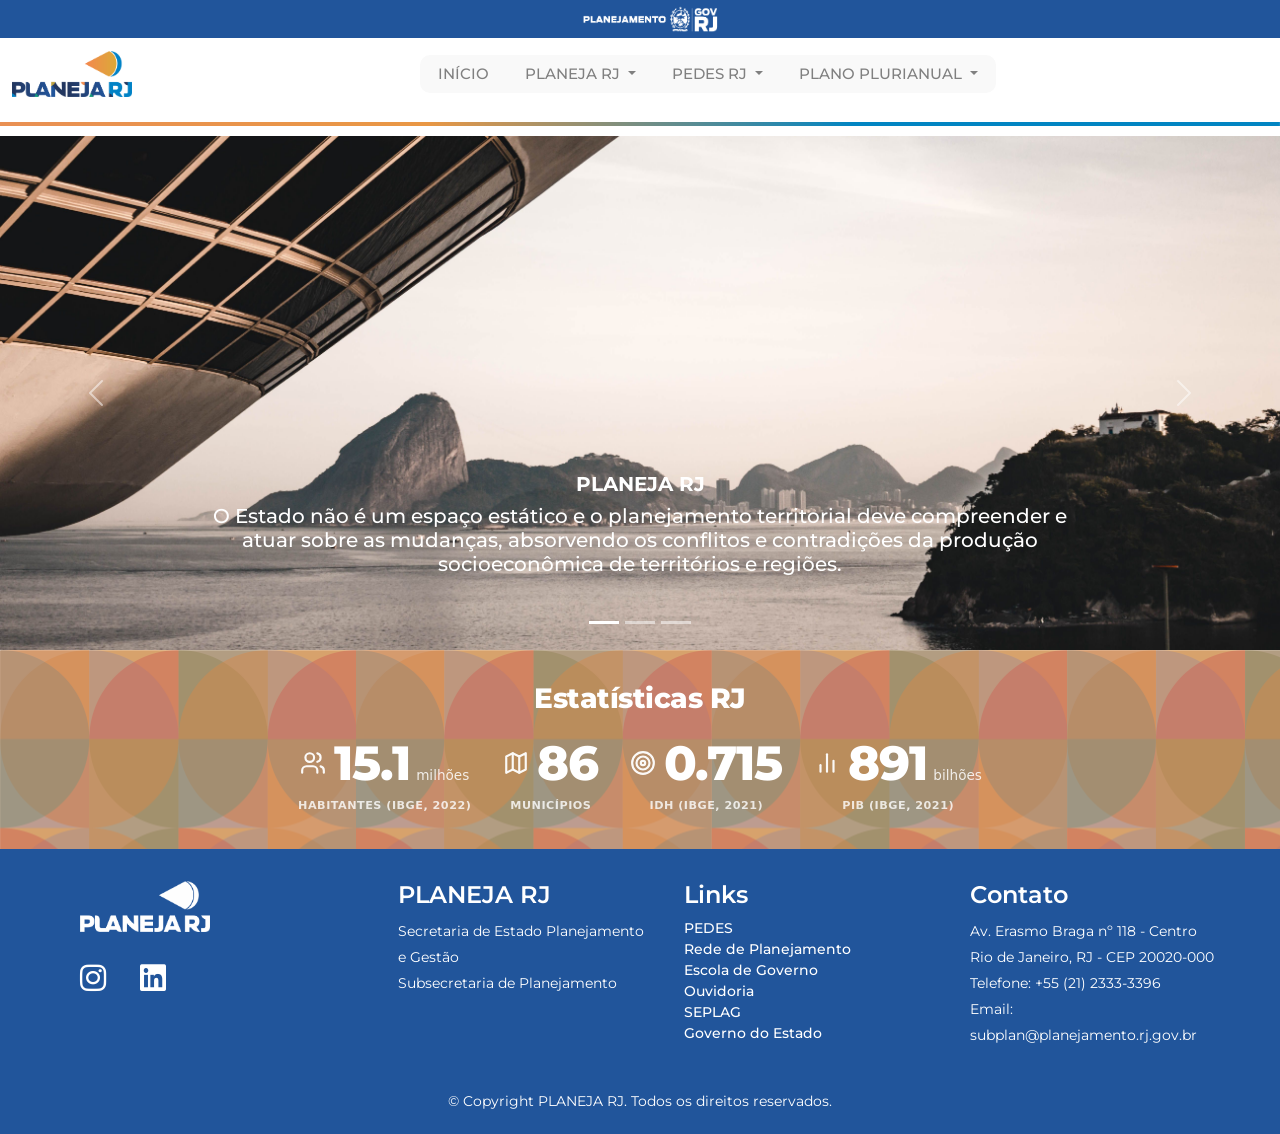
<file: index.html>
<!DOCTYPE html>
<html lang="pt-br">

<head>

  <meta charset="UTF-8">
  <meta name="viewport" content="width=device-width, initial-scale=1.0">
  <title>PLANEJA RJ</title>
  <link href="./css/bootstrap.css" rel="stylesheet">
  <link rel="stylesheet" href="https://cdnjs.cloudflare.com/ajax/libs/font-awesome/6.5.1/css/all.min.css"
    integrity="sha512-DTOQO9RWCH3ppGqcWaEA1BIZOC6xxalwEsw9c2QQeAIftl+Vegovlnee1c9QX4TctnWMn13TZye+giMm8e2LwA=="
    crossorigin="anonymous" referrerpolicy="no-referrer" />
  <link href="./style.css" rel="stylesheet">
  <link rel="preconnect" href="https://fonts.googleapis.com">
  <link rel="preconnect" href="https://fonts.gstatic.com" crossorigin>
  <link href="https://fonts.googleapis.com/css2?family=Montserrat:ital,wght@0,100..900;1,100..900&display=swap"
    rel="stylesheet">
  <link rel="icon" type="image/png" sizes="16x16" href="./img/logos/marca_rede_simbolo.png">
  <meta name="adopt-website-id" content="80d0bc96-62ac-4c4d-8ab5-12bcbbb81f95" />
  <script src="//tag.goadopt.io/injector.js?website_code=80d0bc96-62ac-4c4d-8ab5-12bcbbb81f95"
    class="adopt-injector"></script>
</head>

<body>
  <section class="topo">
    <div class="link-topo">
      <!-- <a href="http://www.siplag.rj.gov.br/" class="footer-link">SIPLAG</a>
      <a href="https://siafe2.fazenda.rj.gov.br/Siafe/faces/login.jsp;jsessionid=0A091C502196FD115B2748863DC5B633"
        class="footer-link">SIAFE</a> -->
    </div>
    <div class="logoss">
      <div class="logos-topo">
        <a href="https://redeplan.planejamento.rj.gov.br/" target="_blank" class="redinv-topo"> <img class="redinv-topo"
            src="./assets/img/logos/redeplan_marca_reduzida_negativo.png" alt="Rede de Planejamento">
        </a>

        <a href="https://pedes.planejamento.rj.gov.br/" target="_blank" class="redor-topo"> <img class="redor-topo"
            src="./assets/img/logos/pedes_marca_2026_negativo.png" alt="PEDES">
        </a>
      </div>
    </div>
    <img class="planejamento-topo" src="./assets/img/logos/Avatar_Planejamento_Negativo.png" alt="">
  </section>

  <header>
    <nav class="navbar navbar-expand-lg bg-body-tertiary">
      <div class="container-fluid">
        <a class="navbar-brand" href="./index.html"><img class="logo" src="./assets/img/logos/planeja_rj_cor.png"
            alt="Planeja RJ"></a>
        <button class="navbar-toggler" type="button" data-bs-toggle="collapse" data-bs-target="#navbarNav"
          aria-controls="navbarNav" aria-expanded="false" aria-label="Toggle navigation">
          <span class="navbar-toggler-icon"></span>
        </button>
        <div class="collapse navbar-collapse justify-content-center" id="navbarNav">
          <ul class="navbar-nav bgnav">
            <li class="nav-item">
              <a class="nav-link" aria-current="page" href="./index.html">INÍCIO</a>
            </li>
            <li class="nav-item dropdown">
              <a class="nav-link dropdown-toggle" href="#" role="button" data-bs-toggle="dropdown"
                aria-expanded="false">
                PLANEJA RJ
              </a>
              <ul class="dropdown-menu">
                <li><a class="dropdown-item" href="./PLANEJA/o-que-e.html">O que é?</a></li>
                <li><a class="dropdown-item" href="./PLANEJA/longo-prazo.html">Horizonte de longo prazo</a>
                </li>
                <li><a class="dropdown-item" href="./PLANEJA/visao-territorial.html">Visão territorial</a></li>
                <li><a class="dropdown-item" href="./PLANEJA/gestao-evidencias.html">Gestão baseada em evidências</a>
                </li>
                <li><a class="dropdown-item" href="./PLANEJA/estudos-publicacoes.html">Estudos e Publicações</a></li>
              </ul>
            </li>
            <li class="nav-item dropdown">
              <a class="nav-link dropdown-toggle" href="#" role="button" data-bs-toggle="dropdown"
                aria-expanded="false">
                PEDES RJ
              </a>
              <ul class="dropdown-menu">
                <li><a class="dropdown-item" href="./PEDES/o-que-e-pedes.html">O que é?</a></li>
                <li><a class="dropdown-item" href="./PEDES/missoes.html">Missões</a></li>
                <li><a class="dropdown-item" href="./PEDES/ciclo-pedes.html">Ciclo Pedes</a></li>
                <li><a class="dropdown-item" href="./PEDES/monitoramento.html">Monitoramento</a></li>
                <li><a class="dropdown-item" href="./PEDES/legislacao-pedes.html">Legislação</a></li>
              </ul>
            </li>
            <li class="nav-item dropdown">
              <a class="nav-link dropdown-toggle" href="#" role="button" data-bs-toggle="dropdown"
                aria-expanded="false">
                PLANO PLURIANUAL
              </a>
              <ul class="dropdown-menu">
                <li><a class="dropdown-item" href="./PPA/o-que-e-ppa.html">O que é?</a></li>
                <li><a class="dropdown-item" href="./PPA/monitoramento.html">Monitoramento</a></li>
                <li><a class="dropdown-item" href="./PPA/legislacao-ppa.html">Legislação</a></li>
              </ul>
            </li>
          </ul>
        </div>
        <a href="https://www.rj.gov.br/" target="_blank" class="logoplanejamento">
          <img class="logoplanejamento" src="./assets/img/logos/Avatar_Planejamento.png" alt=""></a>
      </div>
    </nav>
    <img class="line" src="./assets/img/logos/linha.png" alt="">
  </header>

  <section>
    <!-- <div class="texto-geral text-justify texto-sitee"> -->
      <div id="carouselExampleCaptions" class="carousel slide">
        <div class="carousel-indicators">
          <button type="button" data-bs-target="#carouselExampleCaptions" data-bs-slide-to="0" class="active"
            aria-current="true" aria-label="Slide 1"></button>
          <button type="button" data-bs-target="#carouselExampleCaptions" data-bs-slide-to="1"
            aria-label="Slide 2"></button>
          <button type="button" data-bs-target="#carouselExampleCaptions" data-bs-slide-to="2"
            aria-label="Slide 3"></button>
        </div>
        <div class="carousel-inner">
          <div class="carousel-item active">
            <img src="./assets/img/home/imagem_home_02.jpg (1).jpeg" class="d-block w-100 h-100" alt="...">
            <div class="carousel-caption d-none d-md-block">
              <h5><B>PLANEJA RJ</B></h5>
              <h5>O Estado não é um espaço estático e o planejamento territorial deve compreender e atuar sobre as
                mudanças, absorvendo os conflitos e contradições da produção socioeconômica de territórios e regiões.
              </h5><br>
              <!-- <p class="text-center">akjakj ahajahaaoa aoaoaija aoajoaijaoi aoaoajoajoa.</p> -->
            </div>
          </div>
          <div class="carousel-item">
            <img src="./assets/img/home/imagem_home_03.jpg.jpeg" class="d-block w-100 h-100" alt="...">
            <div class="carousel-caption d-none d-md-block">
              <h5><B>PLANEJA RJ</B></h5>
              <h5>Planejar é traçar um caminho para um objetivo: <BR>é a primeira função da administração e a base das
                demais.</h5><br>
                <!-- <p class="text-center">akjakj ahajahaaoa aoaoaija aoajoaijaoi aoaoajoajoa.</p> -->
              </div>
            </div>
            <div class="carousel-item">
              <img src="./assets/img/home/imagem_home_04.jpg" class="d-block w-100 h-100" alt="...">
              <div class="carousel-caption d-none d-md-block">
                <h5><B>PLANEJA RJ</B></h5>
                <h5>A complexidade da tarefa que cabe ao Estado realizar exige uma visão global, sincrônica e diacrônica,
                  que só se obtém com o planejamento.</h5><br>
                <!-- <p class="text-center">akjakj ahajahaaoa aoaoaija aoajoaijaoi aoaoajoajoa.</p> -->
              </div>
            </div>
        </div>
        <button class="carousel-control-prev" type="button" data-bs-target="#carouselExampleCaptions"
          data-bs-slide="prev">
          <span class="carousel-control-prev-icon" aria-hidden="true"></span>
          <span class="visually-hidden">Previous</span>
        </button>
        <button class="carousel-control-next" type="button" data-bs-target="#carouselExampleCaptions"
          data-bs-slide="next">
          <span class="carousel-control-next-icon" aria-hidden="true"></span>
          <span class="visually-hidden">Next</span>
        </button>
      </div>
    </div>
    <!-- <br> -->

    <section class="stats-section">
      <h2 class="stats-title">Estatísticas RJ</h2>

      <div class="stats-grid">
        <!-- Item 1 -->
        <div class="stat-card">
          <div class="stat-number-box">
            <svg class="stat-icon" viewBox="0 0 24 24" fill="none" stroke="currentColor" stroke-width="2"
              stroke-linecap="round" stroke-linejoin="round">
              <path d="M16 21v-2a4 4 0 0 0-4-4H6a4 4 0 0 0-4 4v2"></path>
              <circle cx="9" cy="7" r="4"></circle>
              <path d="M22 21v-2a4 4 0 0 0-3-3.87"></path>
              <path d="M16 3.13a4 4 0 0 1 0 7.75"></path>
            </svg>
            <span class="stat-num" data-target="16.1" data-decimals="1">0</span>
            <span class="stat-unit">milhões</span>
          </div>
          <p class="stat-label">HABITANTES (IBGE, 2022)</p>
        </div>

        <!-- Item 2 -->
        <div class="stat-card">
          <div class="stat-number-box">
            <svg class="stat-icon" viewBox="0 0 24 24" fill="none" stroke="currentColor" stroke-width="2"
              stroke-linecap="round" stroke-linejoin="round">
              <path d="M3 6l6-3 6 3 6-3v15l-6 3-6-3-6 3V6z"></path>
              <path d="M9 3v15"></path>
              <path d="M15 6v15"></path>
            </svg>
            <span class="stat-num" data-target="92" data-decimals="0">0</span>
          </div>
          <p class="stat-label">MUNICÍPIOS</p>
        </div>

        <!-- Item 3 -->
        <div class="stat-card">
          <div class="stat-number-box">
            <svg class="stat-icon" viewBox="0 0 24 24" fill="none" stroke="currentColor" stroke-width="2"
              stroke-linecap="round" stroke-linejoin="round">
              <circle cx="12" cy="12" r="10"></circle>
              <circle cx="12" cy="12" r="6"></circle>
              <circle cx="12" cy="12" r="2"></circle>
            </svg>
            <span class="stat-num" data-target="0.762" data-decimals="3">0</span>
          </div>
          <p class="stat-label">IDH (IBGE, 2021)</p>
        </div>

        <!-- Item 4 -->
        <div class="stat-card">
          <div class="stat-number-box">
            <svg class="stat-icon" viewBox="0 0 24 24" fill="none" stroke="currentColor" stroke-width="2"
              stroke-linecap="round" stroke-linejoin="round">
              <line x1="18" y1="20" x2="18" y2="10"></line>
              <line x1="12" y1="20" x2="12" y2="4"></line>
              <line x1="6" y1="20" x2="6" y2="14"></line>
            </svg>
            <span class="stat-num" data-target="949" data-decimals="0">0</span>
            <span class="stat-unit">bilhões</span>
          </div>
          <p class="stat-label">PIB (IBGE, 2021)</p>
        </div>
      </div>
    </section>

  </section>

  <footer class="footerhome">
    <div id="footer_content">
      <div id="footer_contacts menuu">
        <img class="img-footer" src="./assets/img/logos/planeja_rj_branco.png" alt=""><br><br>
        <div class="logos-footer">
          <!-- <div id="footer_socialmedia">
            <a href="https://www.youtube.com/@RededePlanejamentoRJ/videos" target="_blank" class="footer-link"
              id="youtube">
              <i class="fa-brands fa-youtube"></i>
            </a>
          </div> -->
          <div id="footer_socialmedia">
            <a href="https://www.instagram.com/seplagrj?igsh=MXRneDh1bnNnc2w5aA==" target="_blank" class="footer-link"
              id="instagram">
              <i class="fa-brands fa-instagram"></i>
            </a>
          </div>
          <div id="footer_socialmedia">
            <a href="https://www.linkedin.com/company/seplagrj/?originalSubdomain=br" target="_blank"
              class="footer-link" id="linkedin">
              <i class="fa-brands fa-linkedin"></i>
            </a>
          </div>
        </div>
        <!-- <div class="logos-footer">
          <div class="logos-footer2">
            <a href="" target="_blank"><img class="redor" src="../img/logos/redor-negativo.svg" alt=""></a>
            <a href="" target="_blank"><img class="redor" src="../img/logos/redinv-negativo.svg" alt=""></a>
            <a href="" target="_blank"><img class="redor" src="../img/logos/redeplan-negativo.svg" alt=""></a>
          </div>
        </div> -->
      </div>

      <ul class="footer-list menuuu">
        <li>
          <h4>PLANEJA RJ</h4>
        </li>
        <p>Secretaria de Estado Planejamento e Gestão<br>
          Subsecretaria de Planejamento
        </p>
      </ul>

      <ul class="footer-list menuu">
        <li>
          <h4>Links</h4>
        </li>
        <li><a href="https://pedes.planejamento.rj.gov.br/" target="_blank" class="footer-link">PEDES</a></li>
        <li><a href="https://redeplan.planejamento.rj.gov.br/" target="_blank" class="footer-link">Rede de
            Planejamento</a></li>
        <li><a href="https://egep.planejamento.rj.gov.br/egep/" target="_blank" class="footer-link">Escola de
            Governo</a></li>
        <li><a href="https://www.rj.gov.br/planejamento/Ouvidoria_Interna_e_Transparencia" target="_blank"
            class="footer-link">Ouvidoria</a></li>
        <li><a href="https://www.rj.gov.br/planejamento/" target="_blank" class="footer-link">SEPLAG</a></li>
        <li><a href="https://www.rj.gov.br/" target="_blank" class="footer-link">Governo do Estado</a></li>
      </ul>

      <ul class="footer-list menuuu">
        <li>
          <h4>Contato</h4>
        </li>
        <p>
          Av. Erasmo Braga nº 118 - Centro <br>
          Rio de Janeiro, RJ - CEP 20020-000<br>
          Telefone: +55 (21) 2333-3396 <br>
          Email: subplan@planejamento.rj.gov.br
        </p>
      </ul>
    </div>

    <p class="fim">© Copyright PLANEJA RJ. Todos os direitos reservados.</p>
  </footer>


  <script src="./js/jquery.min.js"></script>
  <script src="./js/navbar-rodape.js"></script>
  <script src="./js/bootstrap.bundle.js"></script>
  <script src="./js/cookies.js"></script>


  <script>
    document.addEventListener("DOMContentLoaded", () => {
      const counters = document.querySelectorAll(".stat-num");
      const duration = 1200; // Animação rápida de 1.2s

      const animateCounter = (counter) => {
        const target = parseFloat(counter.getAttribute("data-target"));
        const decimals = parseInt(counter.getAttribute("data-decimals")) || 0;
        const startTime = performance.now();

        const update = (currentTime) => {
          const elapsed = currentTime - startTime;
          const progress = Math.min(elapsed / duration, 1);

          // Suavização (Ease-out quad)
          const easeProgress = 1 - Math.pow(1 - progress, 2);
          const currentVal = easeProgress * target;

          counter.innerText = currentVal.toFixed(decimals);

          if (progress < 1) {
            requestAnimationFrame(update);
          } else {
            counter.innerText = target.toFixed(decimals);
          }
        };

        requestAnimationFrame(update);
      };

      const observer = new IntersectionObserver((entries, observer) => {
        entries.forEach(entry => {
          if (entry.isIntersecting) {
            animateCounter(entry.target);
            observer.unobserve(entry.target);
          }
        });
      }, { threshold: 0.4 });

      counters.forEach(counter => observer.observe(counter));
    });
  </script>

</body>

</html>
</file>
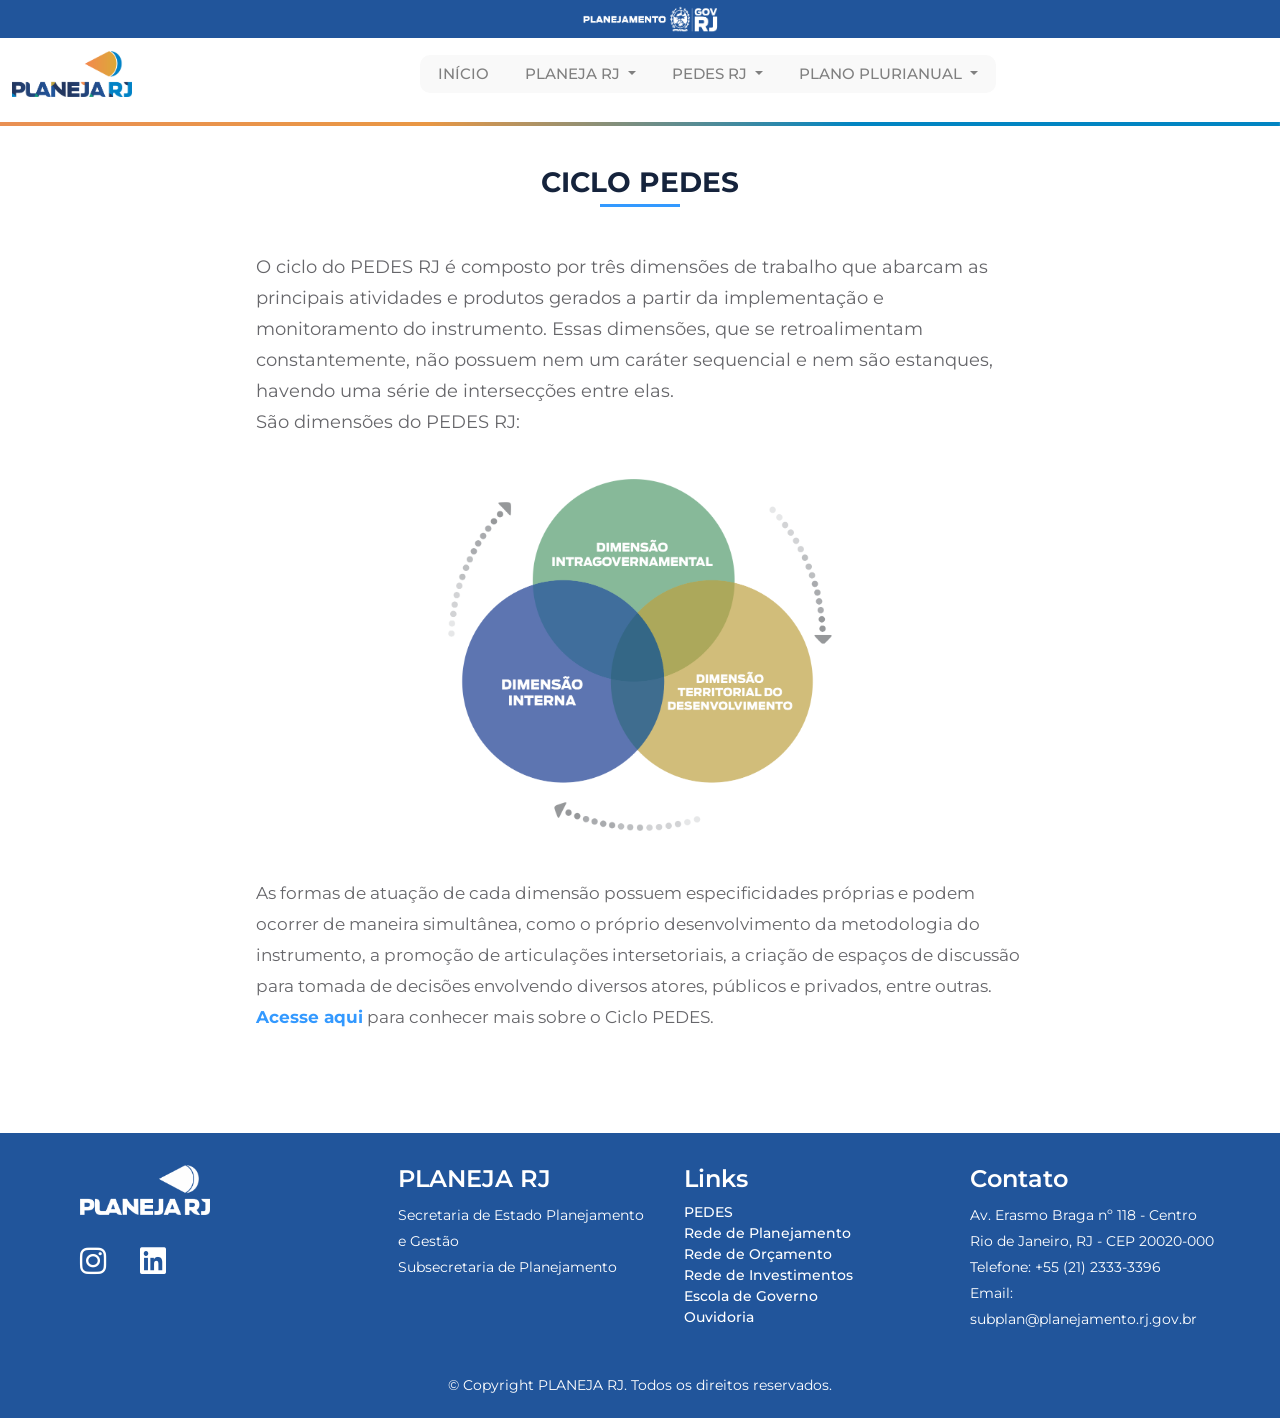
<file: PEDES/ciclo-pedes.html>
<!DOCTYPE html>
<html lang="pt-br">

<head>

    <meta charset="UTF-8">
    <meta name="viewport" content="width=device-width, initial-scale=1.0">
    <title>PLANEJA RJ</title>
    <link href="../css/bootstrap.css" rel="stylesheet">
    <link rel="stylesheet" href="https://cdnjs.cloudflare.com/ajax/libs/font-awesome/6.5.1/css/all.min.css"
        integrity="sha512-DTOQO9RWCH3ppGqcWaEA1BIZOC6xxalwEsw9c2QQeAIftl+Vegovlnee1c9QX4TctnWMn13TZye+giMm8e2LwA=="
        crossorigin="anonymous" referrerpolicy="no-referrer" />
    <link href="../style.css" rel="stylesheet">
    <link rel="preconnect" href="https://fonts.googleapis.com">
    <link rel="preconnect" href="https://fonts.gstatic.com" crossorigin>
    <link href="https://fonts.googleapis.com/css2?family=Montserrat:ital,wght@0,100..900;1,100..900&display=swap"
        rel="stylesheet">
    <link rel="icon" type="image/png" sizes="16x16" href="./img/logos/marca_rede_simbolo.png">
    <meta name="adopt-website-id" content="80d0bc96-62ac-4c4d-8ab5-12bcbbb81f95" />
    <script src="//tag.goadopt.io/injector.js?website_code=80d0bc96-62ac-4c4d-8ab5-12bcbbb81f95"
        class="adopt-injector"></script>
</head>

<body>
    <section class="topo">
        <div class="link-topo">
            <!-- <a href="http://www.siplag.rj.gov.br/" class="footer-link">SIPLAG</a>
      <a href="https://siafe2.fazenda.rj.gov.br/Siafe/faces/login.jsp;jsessionid=0A091C502196FD115B2748863DC5B633"
        class="footer-link">SIAFE</a> -->
        </div>
        <div class="logoss">
            <div class="logos-topo">
                <a href="https://redeplan.planejamento.rj.gov.br/" target="_blank" class="redinv-topo"> <img
                        class="redinv-topo" src="../assets/img/logos/redeplan_marca_reduzida_negativo.png"
                        alt="Rede de Planejamento">
                </a>

                <a href="https://pedes.planejamento.rj.gov.br/" target="_blank" class="redor-topo"> <img
                        class="redor-topo" src="../assets/img/logos/pedes_marca_2026_negativo.png" alt="PEDES">
                </a>
            </div>
        </div>
        <img class="planejamento-topo" src="../assets/img/logos/Avatar_Planejamento_Negativo.png" alt="">
    </section>

    <header>
        <nav class="navbar navbar-expand-lg bg-body-tertiary">
            <div class="container-fluid">
                <a class="navbar-brand" href="../index.html"><img class="logo"
                        src="../assets/img/logos/planeja_rj_cor.png" alt="Planeja RJ"></a>
                <button class="navbar-toggler" type="button" data-bs-toggle="collapse" data-bs-target="#navbarNav"
                    aria-controls="navbarNav" aria-expanded="false" aria-label="Toggle navigation">
                    <span class="navbar-toggler-icon"></span>
                </button>
                <div class="collapse navbar-collapse justify-content-center" id="navbarNav">
                    <ul class="navbar-nav bgnav">
                        <li class="nav-item">
                            <a class="nav-link" aria-current="page" href="../index.html">INÍCIO</a>
                        </li>
                        <li class="nav-item dropdown">
                            <a class="nav-link dropdown-toggle" href="#" role="button" data-bs-toggle="dropdown"
                                aria-expanded="false">
                                PLANEJA RJ
                            </a>
                            <ul class="dropdown-menu">
                                <li><a class="dropdown-item" href="../PLANEJA/o-que-e.html">O que é?</a></li>
                                <li><a class="dropdown-item" href="../PLANEJA/longo-prazo.html">Horizonte de longo
                                        prazo</a>
                                </li>
                                <li><a class="dropdown-item" href="../PLANEJA/visao-territorial.html">Visão
                                        territorial</a></li>
                                <li><a class="dropdown-item" href="../PLANEJA/gestao-evidencias.html">Gestão baseada em
                                        evidências</a></li>
                                <li><a class="dropdown-item" href="../PLANEJA/estudos-publicacoes.html">Estudos e
                                        Publicações</a></li>
                            </ul>
                        </li>
                        <li class="nav-item dropdown">
                            <a class="nav-link dropdown-toggle" href="#" role="button" data-bs-toggle="dropdown"
                                aria-expanded="false">
                                PEDES RJ
                            </a>
                            <ul class="dropdown-menu">
                                <li><a class="dropdown-item" href="../PEDES/o-que-e-pedes.html">O que é?</a></li>
                                <li><a class="dropdown-item" href="../PEDES/missoes.html">Missões</a></li>
                                <li><a class="dropdown-item" href="../PEDES/ciclo-pedes.html">Ciclo Pedes</a></li>
                                <li><a class="dropdown-item" href="../PEDES/monitoramento.html">Monitoramento</a></li>
                                <li><a class="dropdown-item" href="../PEDES/legislacao-pedes.html">Legislação</a></li>
                            </ul>
                        </li>
                        <li class="nav-item dropdown">
                            <a class="nav-link dropdown-toggle" href="#" role="button" data-bs-toggle="dropdown"
                                aria-expanded="false">
                                PLANO PLURIANUAL
                            </a>
                            <ul class="dropdown-menu">
                                <li><a class="dropdown-item" href="../PPA/o-que-e-ppa.html">O que é?</a></li>
                                <li><a class="dropdown-item" href="../PPA/monitoramento.html">Monitoramento</a></li>
                                <li><a class="dropdown-item" href="../PPA/legislacao-ppa.html">Legislação</a></li>
                            </ul>
                        </li>
                    </ul>
                </div>
                <a href="https://www.rj.gov.br/" target="_blank" class="logoplanejamento">
                    <img class="logoplanejamento" src="../assets/img/logos/Avatar_Planejamento.png" alt=""></a>
            </div>
        </nav>
        <img class="line" src="../assets/img/logos/linha.png" alt="">
    </header>


    <section>
        <div class="col-md-12 text-center bulet mt-30">
            <h3 class="titulo-o-que-e">CICLO PEDES</h3>
            <span class="bulet institucional"></span>
        </div>

        <div class="texto-geral text-justify texto-site mt-30">
            <p class="texto-geral"> O ciclo do PEDES RJ é composto por três dimensões de trabalho que abarcam as
                principais atividades e produtos gerados a partir da implementação e monitoramento do instrumento. Essas
                dimensões, que se retroalimentam constantemente, não possuem nem um caráter sequencial e nem são
                estanques, havendo uma série de intersecções entre elas. <br>São dimensões do PEDES RJ:<br><br>
                <img src="../assets/img/fluxogramas/ciclo_pedes_2026.png" class="imagem-esquema4" alt="">
            </p><br>
            As formas de atuação de cada
            dimensão possuem especificidades próprias e podem ocorrer de maneira simultânea, como o próprio
            desenvolvimento da metodologia do instrumento, a promoção de articulações intersetoriais, a criação de
            espaços de discussão para tomada de decisões envolvendo diversos atores, públicos e privados, entre
            outras. <a href="#">Acesse aqui</a> para conhecer mais sobre o Ciclo PEDES.</p>
    </section>

    <footer>
        <div id="footer_content">
            <div id="footer_contacts menuu">
                <img class="img-footer" src="../assets/img/logos/planeja_rj_branco.png" alt=""><br><br>
                <div class="logos-footer">
                    <!-- <div id="footer_socialmedia">
            <a href="https://www.youtube.com/@RededePlanejamentoRJ/videos" target="_blank" class="footer-link"
              id="youtube">
              <i class="fa-brands fa-youtube"></i>
            </a>
          </div> -->
                    <div id="footer_socialmedia">
                        <a href="https://www.instagram.com/seplagrj?igsh=MXRneDh1bnNnc2w5aA==" target="_blank"
                            class="footer-link" id="instagram">
                            <i class="fa-brands fa-instagram"></i>
                        </a>
                    </div>
                    <div id="footer_socialmedia">
                        <a href="https://www.linkedin.com/company/seplagrj/?originalSubdomain=br" target="_blank"
                            class="footer-link" id="linkedin">
                            <i class="fa-brands fa-linkedin"></i>
                        </a>
                    </div>
                </div>
                <!-- <div class="logos-footer">
          <div class="logos-footer2">
            <a href="" target="_blank"><img class="redor" src="../img/logos/redor-negativo.svg" alt=""></a>
            <a href="" target="_blank"><img class="redor" src="../img/logos/redinv-negativo.svg" alt=""></a>
            <a href="" target="_blank"><img class="redor" src="../img/logos/redeplan-negativo.svg" alt=""></a>
          </div>
        </div> -->
            </div>

            <ul class="footer-list menuuu">
                <li>
                    <h4>PLANEJA RJ</h4>
                </li>
                <p>Secretaria de Estado Planejamento e Gestão<br>
                    Subsecretaria de Planejamento
                </p>
            </ul>

            <ul class="footer-list menuu">
                <li>
                    <h4>Links</h4>
                </li>
                <li><a href="https://pedes.planejamento.rj.gov.br/" target="_blank" class="footer-link">PEDES</a></li>
                <li><a href="https://redeplan.planejamento.rj.gov.br/" target="_blank" class="footer-link">Rede de
                        Planejamento</a></li>
                <li><a href="https://www.redor.planejamento.rj.gov.br/" target="_blank" class="footer-link">Rede de
                        Orçamento</a></li>
                <li><a href="https://redinv.planejamento.rj.gov.br/" target="_blank" class="footer-link">Rede de
                        Investimentos</a></li>
                <li><a href="https://egep.planejamento.rj.gov.br/egep/" target="_blank" class="footer-link">Escola de
                        Governo</a></li>
                <li><a href="https://www.rj.gov.br/planejamento/Ouvidoria_Interna_e_Transparencia" target="_blank"
                        class="footer-link">Ouvidoria</a></li>
            </ul>

            <ul class="footer-list menuuu">
                <li>
                    <h4>Contato</h4>
                </li>
                <p>
                    Av. Erasmo Braga nº 118 - Centro <br>
                    Rio de Janeiro, RJ - CEP 20020-000<br>
                    Telefone: +55 (21) 2333-3396 <br>
                    Email: subplan@planejamento.rj.gov.br
                </p>
            </ul>
        </div>

        <p class="fim">© Copyright PLANEJA RJ. Todos os direitos reservados.</p>
    </footer>


    <script src="../js/jquery.min.js"></script>
    <script src="../js/navbar-rodape.js"></script>
    <script src="../js/bootstrap.bundle.js"></script>
    <script src="../js/cookies.js"></script>

    <script>function inicializarMenuLateral() {
            const botoesAba = document.querySelectorAll('.item-menu');
            const painelDinamico = document.getElementById('conteudo-aba-dinamico');

            function carregarConteudoAba(idAba) {
                const template = document.getElementById(idAba);
                if (template && painelDinamico) {
                    painelDinamico.innerHTML = '';
                    const clone = template.content.cloneNode(true);
                    painelDinamico.appendChild(clone);
                }
            }

            // Carrega o primeiro item ("camaras-tecnicas") como padrão ao abrir a página
            carregarConteudoAba('camaras-tecnicas');

            botoesAba.forEach(botao => {
                botao.addEventListener('click', () => {
                    // Remove a classe "ativo" de todos os botões e adiciona no botão clicado
                    botoesAba.forEach(b => b.classList.remove('ativo'));
                    botao.classList.add('ativo');

                    // Troca o conteúdo da área da direita
                    const abaId = botao.dataset.aba;
                    carregarConteudoAba(abaId);
                });
            });
        }

        // Inicializa a função assim que a página carregar
        document.addEventListener('DOMContentLoaded', () => {
            inicializarMenuLateral();
        });</script>

    <button id="btn-topo" title="Voltar ao topo" aria-label="Voltar ao topo">
        <svg xmlns="http://www.w3.org/2000/svg" viewBox="0 0 24 24" width="24" height="24" fill="none"
            stroke="currentColor" stroke-width="2.5" stroke-linecap="round" stroke-linejoin="round">
            <polyline points="18 15 12 9 6 15"></polyline>
        </svg>
    </button>

    <script>
        const btnTopo = document.getElementById('btn-topo');

        // Exibe ou esconde o botão conforme a rolagem da página
        window.addEventListener('scroll', () => {
            if (window.scrollY > 300) { // Aparece quando o usuário descer 300px
                btnTopo.classList.add('visivel');
            } else {
                btnTopo.classList.remove('visivel');
            }
        });

        // Ação de clique para voltar ao topo suavemente
        btnTopo.addEventListener('click', () => {
            window.scrollTo({
                top: 0,
                behavior: 'smooth'
            });
        });</script>


</body>

</html>
</file>
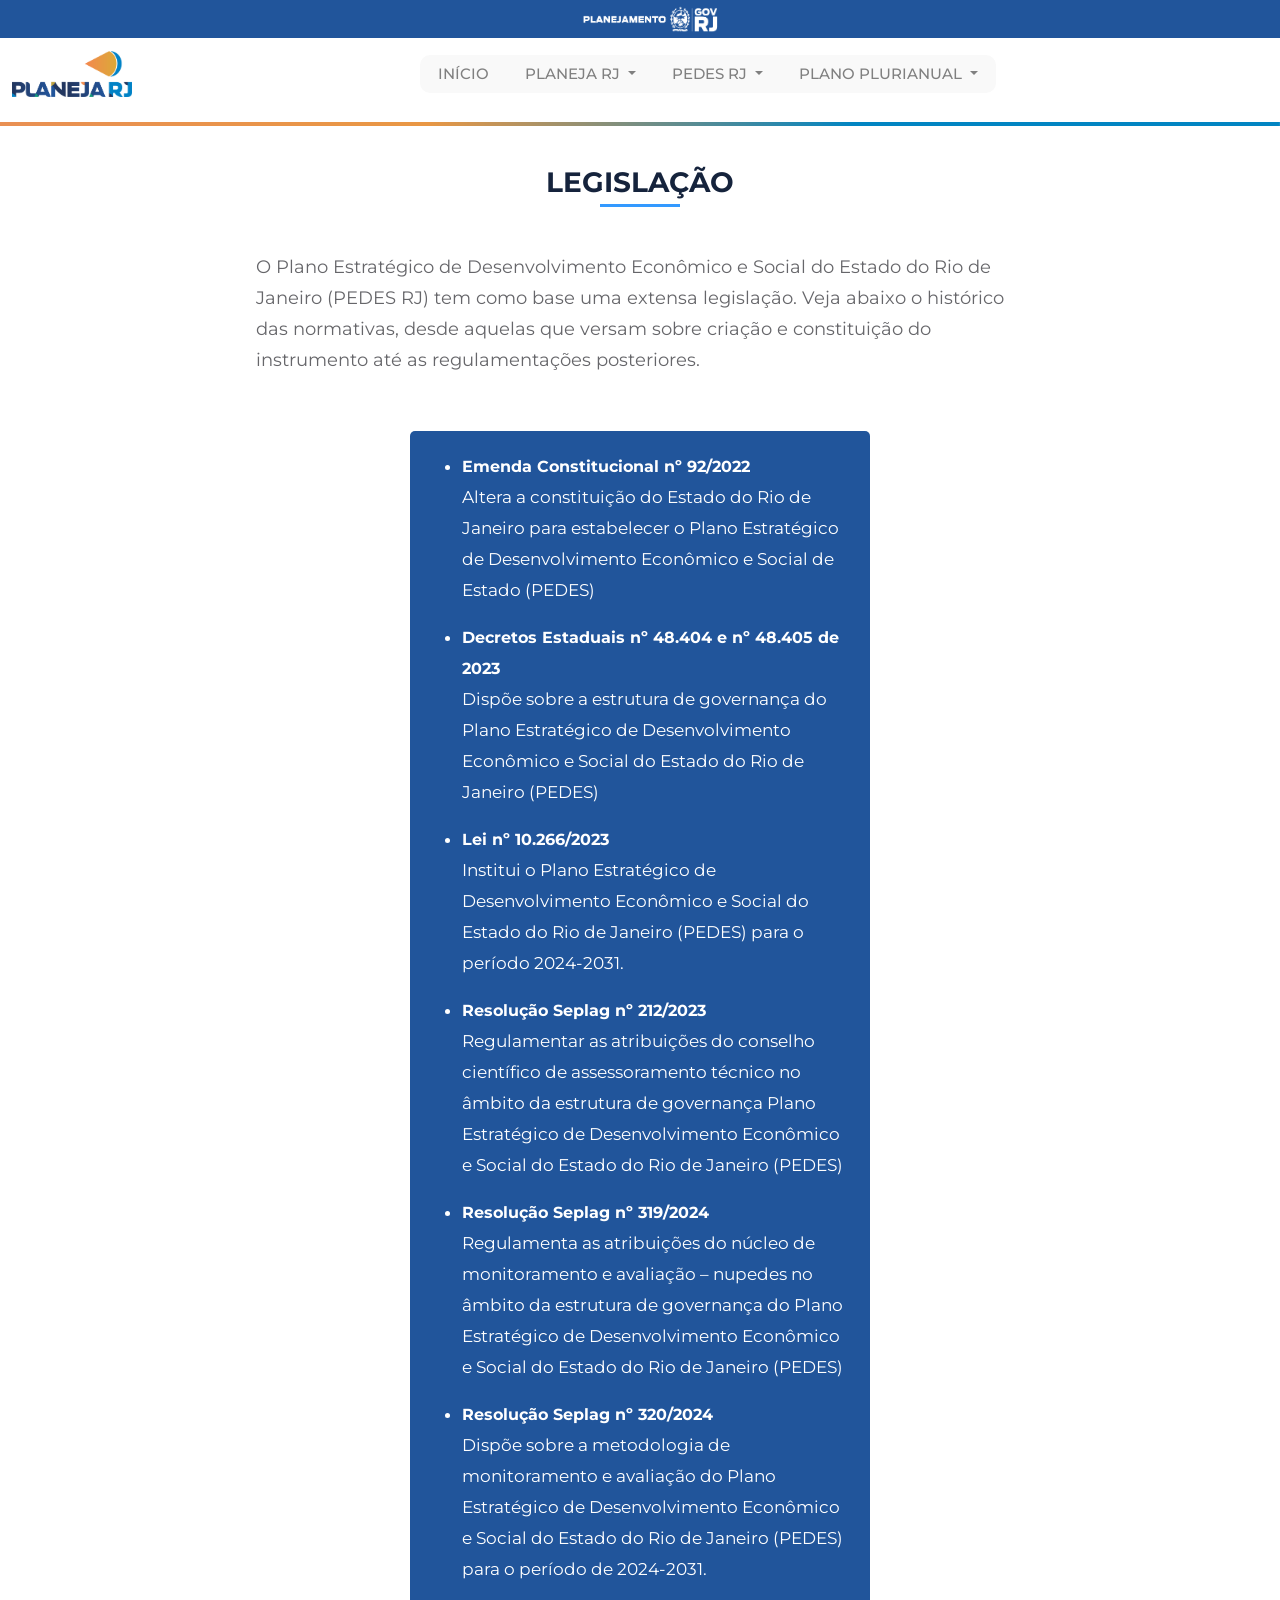
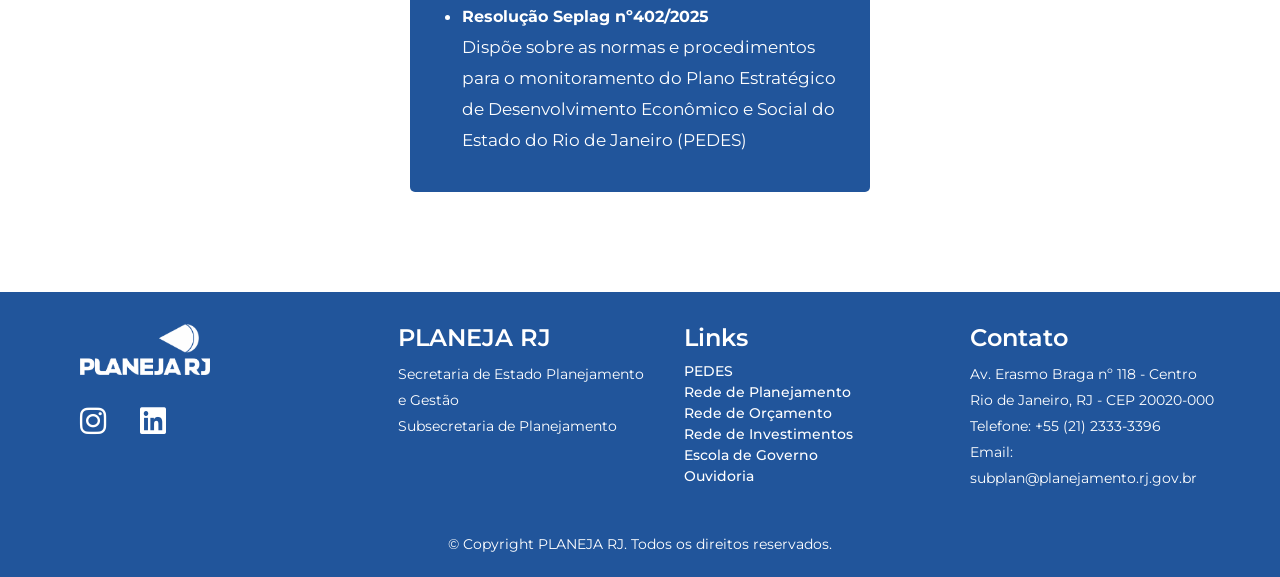
<file: PEDES/legislacao-pedes.html>
<!DOCTYPE html>
<html lang="pt-br">

<head>

    <meta charset="UTF-8">
    <meta name="viewport" content="width=device-width, initial-scale=1.0">
    <title>PLANEJA RJ</title>
    <link href="../css/bootstrap.css" rel="stylesheet">
    <link rel="stylesheet" href="https://cdnjs.cloudflare.com/ajax/libs/font-awesome/6.5.1/css/all.min.css"
        integrity="sha512-DTOQO9RWCH3ppGqcWaEA1BIZOC6xxalwEsw9c2QQeAIftl+Vegovlnee1c9QX4TctnWMn13TZye+giMm8e2LwA=="
        crossorigin="anonymous" referrerpolicy="no-referrer" />
    <link href="../style.css" rel="stylesheet">
    <link rel="preconnect" href="https://fonts.googleapis.com">
    <link rel="preconnect" href="https://fonts.gstatic.com" crossorigin>
    <link href="https://fonts.googleapis.com/css2?family=Montserrat:ital,wght@0,100..900;1,100..900&display=swap"
        rel="stylesheet">
    <link rel="icon" type="image/png" sizes="16x16" href="./img/logos/marca_rede_simbolo.png">
    <meta name="adopt-website-id" content="80d0bc96-62ac-4c4d-8ab5-12bcbbb81f95" />
    <script src="//tag.goadopt.io/injector.js?website_code=80d0bc96-62ac-4c4d-8ab5-12bcbbb81f95"
        class="adopt-injector"></script>
</head>

<body>
    <section class="topo">
        <div class="link-topo">
            <!-- <a href="http://www.siplag.rj.gov.br/" class="footer-link">SIPLAG</a>
      <a href="https://siafe2.fazenda.rj.gov.br/Siafe/faces/login.jsp;jsessionid=0A091C502196FD115B2748863DC5B633"
        class="footer-link">SIAFE</a> -->
        </div>
        <div class="logoss">
            <div class="logos-topo">
                <a href="https://redeplan.planejamento.rj.gov.br/" target="_blank" class="redinv-topo"> <img
                        class="redinv-topo" src="../assets/img/logos/redeplan_marca_reduzida_negativo.png"
                        alt="Rede de Planejamento">
                </a>

                <a href="https://pedes.planejamento.rj.gov.br/" target="_blank" class="redor-topo"> <img
                        class="redor-topo" src="../assets/img/logos/pedes_marca_2026_negativo.png" alt="PEDES">
                </a>
            </div>
        </div>
        <img class="planejamento-topo" src="../assets/img/logos/Avatar_Planejamento_Negativo.png" alt="">
    </section>

    <header>
        <nav class="navbar navbar-expand-lg bg-body-tertiary">
            <div class="container-fluid">
                <a class="navbar-brand" href="../index.html"><img class="logo"
                        src="../assets/img/logos/planeja_rj_cor.png" alt="Planeja RJ"></a>
                <button class="navbar-toggler" type="button" data-bs-toggle="collapse" data-bs-target="#navbarNav"
                    aria-controls="navbarNav" aria-expanded="false" aria-label="Toggle navigation">
                    <span class="navbar-toggler-icon"></span>
                </button>
                <div class="collapse navbar-collapse justify-content-center" id="navbarNav">
                    <ul class="navbar-nav bgnav">
                        <li class="nav-item">
                            <a class="nav-link" aria-current="page" href="../index.html">INÍCIO</a>
                        </li>
                        <li class="nav-item dropdown">
                            <a class="nav-link dropdown-toggle" href="#" role="button" data-bs-toggle="dropdown"
                                aria-expanded="false">
                                PLANEJA RJ
                            </a>
                            <ul class="dropdown-menu">
                                <li><a class="dropdown-item" href="../PLANEJA/o-que-e.html">O que é?</a></li>
                                <li><a class="dropdown-item" href="../PLANEJA/longo-prazo.html">Horizonte de longo
                                        prazo</a>
                                </li>
                                <li><a class="dropdown-item" href="../PLANEJA/visao-territorial.html">Visão
                                        territorial</a></li>
                                <li><a class="dropdown-item" href="../PLANEJA/gestao-evidencias.html">Gestão baseada em
                                        evidências</a></li>
                                <li><a class="dropdown-item" href="../PLANEJA/estudos-publicacoes.html">Estudos e
                                        Publicações</a></li>
                            </ul>
                        </li>
                        <li class="nav-item dropdown">
                            <a class="nav-link dropdown-toggle" href="#" role="button" data-bs-toggle="dropdown"
                                aria-expanded="false">
                                PEDES RJ
                            </a>
                            <ul class="dropdown-menu">
                                <li><a class="dropdown-item" href="../PEDES/o-que-e-pedes.html">O que é?</a></li>
                                <li><a class="dropdown-item" href="../PEDES/missoes.html">Missões</a></li>
                                <li><a class="dropdown-item" href="../PEDES/ciclo-pedes.html">Ciclo Pedes</a></li>
                                <li><a class="dropdown-item" href="../PEDES/monitoramento.html">Monitoramento</a></li>
                                <li><a class="dropdown-item" href="../PEDES/legislacao-pedes.html">Legislação</a></li>
                            </ul>
                        </li>
                        <li class="nav-item dropdown">
                            <a class="nav-link dropdown-toggle" href="#" role="button" data-bs-toggle="dropdown"
                                aria-expanded="false">
                                PLANO PLURIANUAL
                            </a>
                            <ul class="dropdown-menu">
                                <li><a class="dropdown-item" href="../PPA/o-que-e-ppa.html">O que é?</a></li>
                                <li><a class="dropdown-item" href="../PPA/monitoramento.html">Monitoramento</a></li>
                                <li><a class="dropdown-item" href="../PPA/legislacao-ppa.html">Legislação</a></li>
                            </ul>
                        </li>
                    </ul>
                </div>
                <a href="https://www.rj.gov.br/" target="_blank" class="logoplanejamento">
                    <img class="logoplanejamento" src="../assets/img/logos/Avatar_Planejamento.png" alt=""></a>
            </div>
        </nav>
        <img class="line" src="../assets/img/logos/linha.png" alt="">
    </header>


    <section>
        <div class="col-md-12 text-center bulet mt-30">
            <h3 class="titulo-o-que-e">LEGISLAÇÃO</h3>
            <span class="bulet institucional"></span>
        </div>

        <div class="texto-geral text-justify texto-site mt-30">
            <p class="texto-geral"> O Plano Estratégico de Desenvolvimento Econômico e Social do Estado do Rio de
                Janeiro (PEDES RJ) tem como base uma extensa legislação. Veja abaixo o histórico das normativas, desde
                aquelas que versam sobre criação e constituição do instrumento até as regulamentações posteriores.</p><BR>

                        <div class="text-justify ppa-anterior texto-site mt-30">
                <div class="legislacaoppa">
                    <ul class="boxes2">
                        <li><a class="box2" target="_blank" class="box2" target="_blank"
                                href="http://www3.alerj.rj.gov.br/lotus_notes/default.asp?id=51&url=L2NvbnRsZWkubnNmL2MxZWI3ZDE0YjY2Y2Q0MjUwMzI1NjUwMDAwNDlmNTQxL2Q0MzdmYjY5NDY0YzlkMjMwMzI1ODhlZjAwNmRiYTQxP09wZW5Eb2N1bWVudA==">Emenda
                                Constitucional nº 92/2022</a><br>
                            Altera a constituição do Estado do Rio de Janeiro para estabelecer o Plano Estratégico de
                            Desenvolvimento Econômico e Social de Estado (PEDES)</li>
                        </li>
                    </ul>

                    <ul class="boxes2">
                        <li><a class="box2" target="_blank" class="box2" target="_blank"
                                href="../assets/docs/legislacao/Decretos-Estaduais-no48404-2023-e-no48405-2023.pdf">Decretos
                                Estaduais nº 48.404 e nº 48.405 de 2023</a><br>
                            Dispõe sobre a estrutura de governança do Plano Estratégico de Desenvolvimento Econômico e
                            Social do Estado do Rio de Janeiro (PEDES)</li>
                        </li>
                    </ul>

                    <ul class="boxes2">
                        <li><a class="box2" target="_blank" class="box2" target="_blank"
                                href="https://alerjln1.alerj.rj.gov.br/contlei.nsf/f25edae7e64db53b032564fe005262ef/edcceaec352e38c703258aa0006aa0cb?OpenDocument&Highlight=0,PEDES#_Section1">Lei
                                nº 10.266/2023</a><br>
                            Institui o Plano Estratégico de Desenvolvimento Econômico e Social do Estado do Rio de
                            Janeiro (PEDES) para o período 2024-2031.</li>
                        </li>
                    </ul>

                    <ul class="boxes2">
                        <li><a class="box2" target="_blank" class="box2" target="_blank"
                                href="../assets/docs/legislacao/Resolucao-SEPLAG-no-212-2023.pdf">Resolução
                                Seplag nº 212/2023</a><br>
                            Regulamentar as atribuições do conselho científico de assessoramento técnico no âmbito da
                            estrutura de governança Plano Estratégico de Desenvolvimento Econômico e Social do Estado do
                            Rio de Janeiro (PEDES)</li>
                        </li>
                    </ul>

                    <ul class="boxes2">
                        <li><a class="box2" target="_blank" class="box2" target="_blank"
                                href="../assets/docs/legislacao/Resolucao-SEPLAG-no-319-2024.pdf">Resolução
                                Seplag nº 319/2024</a><br>
                            Regulamenta as atribuições do núcleo de monitoramento e avaliação – nupedes no âmbito da
                            estrutura de governança do Plano Estratégico de Desenvolvimento Econômico e Social do Estado
                            do Rio de Janeiro (PEDES)</li>
                        </li>
                    </ul>

                    <ul class="boxes2">
                        <li><a class="box2" target="_blank" class="box2" target="_blank"
                                href="../assets/docs/legislacao/Resolucao-SEPLAG-no-320-2024.pdf">Resolução
                                Seplag nº 320/2024</a><br>
                            Dispõe sobre a metodologia de monitoramento e avaliação do Plano Estratégico de
                            Desenvolvimento Econômico e Social do Estado do Rio de Janeiro (PEDES) para o período de
                            2024-2031.</li>
                        </li>
                    </ul>

                    <ul class="boxes2">
                        <li><a class="box2" target="_blank" class="box2" target="_blank"
                                href="../assets/docs/legislacao/Resolucao-SEPLAG-no-402-de-16-de-outubro-de-2025.pdf">Resolução
                                Seplag nº402/2025</a><br>
                            Dispõe sobre as normas e procedimentos para o monitoramento do Plano Estratégico de
                            Desenvolvimento Econômico e Social do Estado do Rio de Janeiro (PEDES)</li>
                        </li>
                    </ul>


                    </ul>
                </div>
            </div>
    </section>

    <footer>
        <div id="footer_content">
            <div id="footer_contacts menuu">
                <img class="img-footer" src="../assets/img/logos/planeja_rj_branco.png" alt=""><br><br>
                <div class="logos-footer">
                    <!-- <div id="footer_socialmedia">
            <a href="https://www.youtube.com/@RededePlanejamentoRJ/videos" target="_blank" class="footer-link"
              id="youtube">
              <i class="fa-brands fa-youtube"></i>
            </a>
          </div> -->
                    <div id="footer_socialmedia">
                        <a href="https://www.instagram.com/seplagrj?igsh=MXRneDh1bnNnc2w5aA==" target="_blank"
                            class="footer-link" id="instagram">
                            <i class="fa-brands fa-instagram"></i>
                        </a>
                    </div>
                    <div id="footer_socialmedia">
                        <a href="https://www.linkedin.com/company/seplagrj/?originalSubdomain=br" target="_blank"
                            class="footer-link" id="linkedin">
                            <i class="fa-brands fa-linkedin"></i>
                        </a>
                    </div>
                </div>
                <!-- <div class="logos-footer">
          <div class="logos-footer2">
            <a href="" target="_blank"><img class="redor" src="../img/logos/redor-negativo.svg" alt=""></a>
            <a href="" target="_blank"><img class="redor" src="../img/logos/redinv-negativo.svg" alt=""></a>
            <a href="" target="_blank"><img class="redor" src="../img/logos/redeplan-negativo.svg" alt=""></a>
          </div>
        </div> -->
            </div>

            <ul class="footer-list menuuu">
                <li>
                    <h4>PLANEJA RJ</h4>
                </li>
                <p>Secretaria de Estado Planejamento e Gestão<br>
                    Subsecretaria de Planejamento
                </p>
            </ul>

            <ul class="footer-list menuu">
                <li>
                    <h4>Links</h4>
                </li>
                <li><a href="https://pedes.planejamento.rj.gov.br/" target="_blank" class="footer-link">PEDES</a></li>
                <li><a href="https://redeplan.planejamento.rj.gov.br/" target="_blank" class="footer-link">Rede de
                        Planejamento</a></li>
                <li><a href="https://www.redor.planejamento.rj.gov.br/" target="_blank" class="footer-link">Rede de
                        Orçamento</a></li>
                <li><a href="https://redinv.planejamento.rj.gov.br/" target="_blank" class="footer-link">Rede de
                        Investimentos</a></li>
                <li><a href="https://egep.planejamento.rj.gov.br/egep/" target="_blank" class="footer-link">Escola de
                        Governo</a></li>
                <li><a href="https://www.rj.gov.br/planejamento/Ouvidoria_Interna_e_Transparencia" target="_blank"
                        class="footer-link">Ouvidoria</a></li>
            </ul>

            <ul class="footer-list menuuu">
                <li>
                    <h4>Contato</h4>
                </li>
                <p>
                    Av. Erasmo Braga nº 118 - Centro <br>
                    Rio de Janeiro, RJ - CEP 20020-000<br>
                    Telefone: +55 (21) 2333-3396 <br>
                    Email: subplan@planejamento.rj.gov.br
                </p>
            </ul>
        </div>

        <p class="fim">© Copyright PLANEJA RJ. Todos os direitos reservados.</p>
    </footer>


    <script src="../js/jquery.min.js"></script>
    <script src="../js/navbar-rodape.js"></script>
    <script src="../js/bootstrap.bundle.js"></script>
    <script src="../js/cookies.js"></script>

    <script>function inicializarMenuLateral() {
            const botoesAba = document.querySelectorAll('.item-menu');
            const painelDinamico = document.getElementById('conteudo-aba-dinamico');

            function carregarConteudoAba(idAba) {
                const template = document.getElementById(idAba);
                if (template && painelDinamico) {
                    painelDinamico.innerHTML = '';
                    const clone = template.content.cloneNode(true);
                    painelDinamico.appendChild(clone);
                }
            }

            // Carrega o primeiro item ("camaras-tecnicas") como padrão ao abrir a página
            carregarConteudoAba('camaras-tecnicas');

            botoesAba.forEach(botao => {
                botao.addEventListener('click', () => {
                    // Remove a classe "ativo" de todos os botões e adiciona no botão clicado
                    botoesAba.forEach(b => b.classList.remove('ativo'));
                    botao.classList.add('ativo');

                    // Troca o conteúdo da área da direita
                    const abaId = botao.dataset.aba;
                    carregarConteudoAba(abaId);
                });
            });
        }

        // Inicializa a função assim que a página carregar
        document.addEventListener('DOMContentLoaded', () => {
            inicializarMenuLateral();
        });</script>

    <button id="btn-topo" title="Voltar ao topo" aria-label="Voltar ao topo">
        <svg xmlns="http://www.w3.org/2000/svg" viewBox="0 0 24 24" width="24" height="24" fill="none"
            stroke="currentColor" stroke-width="2.5" stroke-linecap="round" stroke-linejoin="round">
            <polyline points="18 15 12 9 6 15"></polyline>
        </svg>
    </button>

    <script>
        const btnTopo = document.getElementById('btn-topo');

        // Exibe ou esconde o botão conforme a rolagem da página
        window.addEventListener('scroll', () => {
            if (window.scrollY > 300) { // Aparece quando o usuário descer 300px
                btnTopo.classList.add('visivel');
            } else {
                btnTopo.classList.remove('visivel');
            }
        });

        // Ação de clique para voltar ao topo suavemente
        btnTopo.addEventListener('click', () => {
            window.scrollTo({
                top: 0,
                behavior: 'smooth'
            });
        });</script>


</body>

</html>
</file>
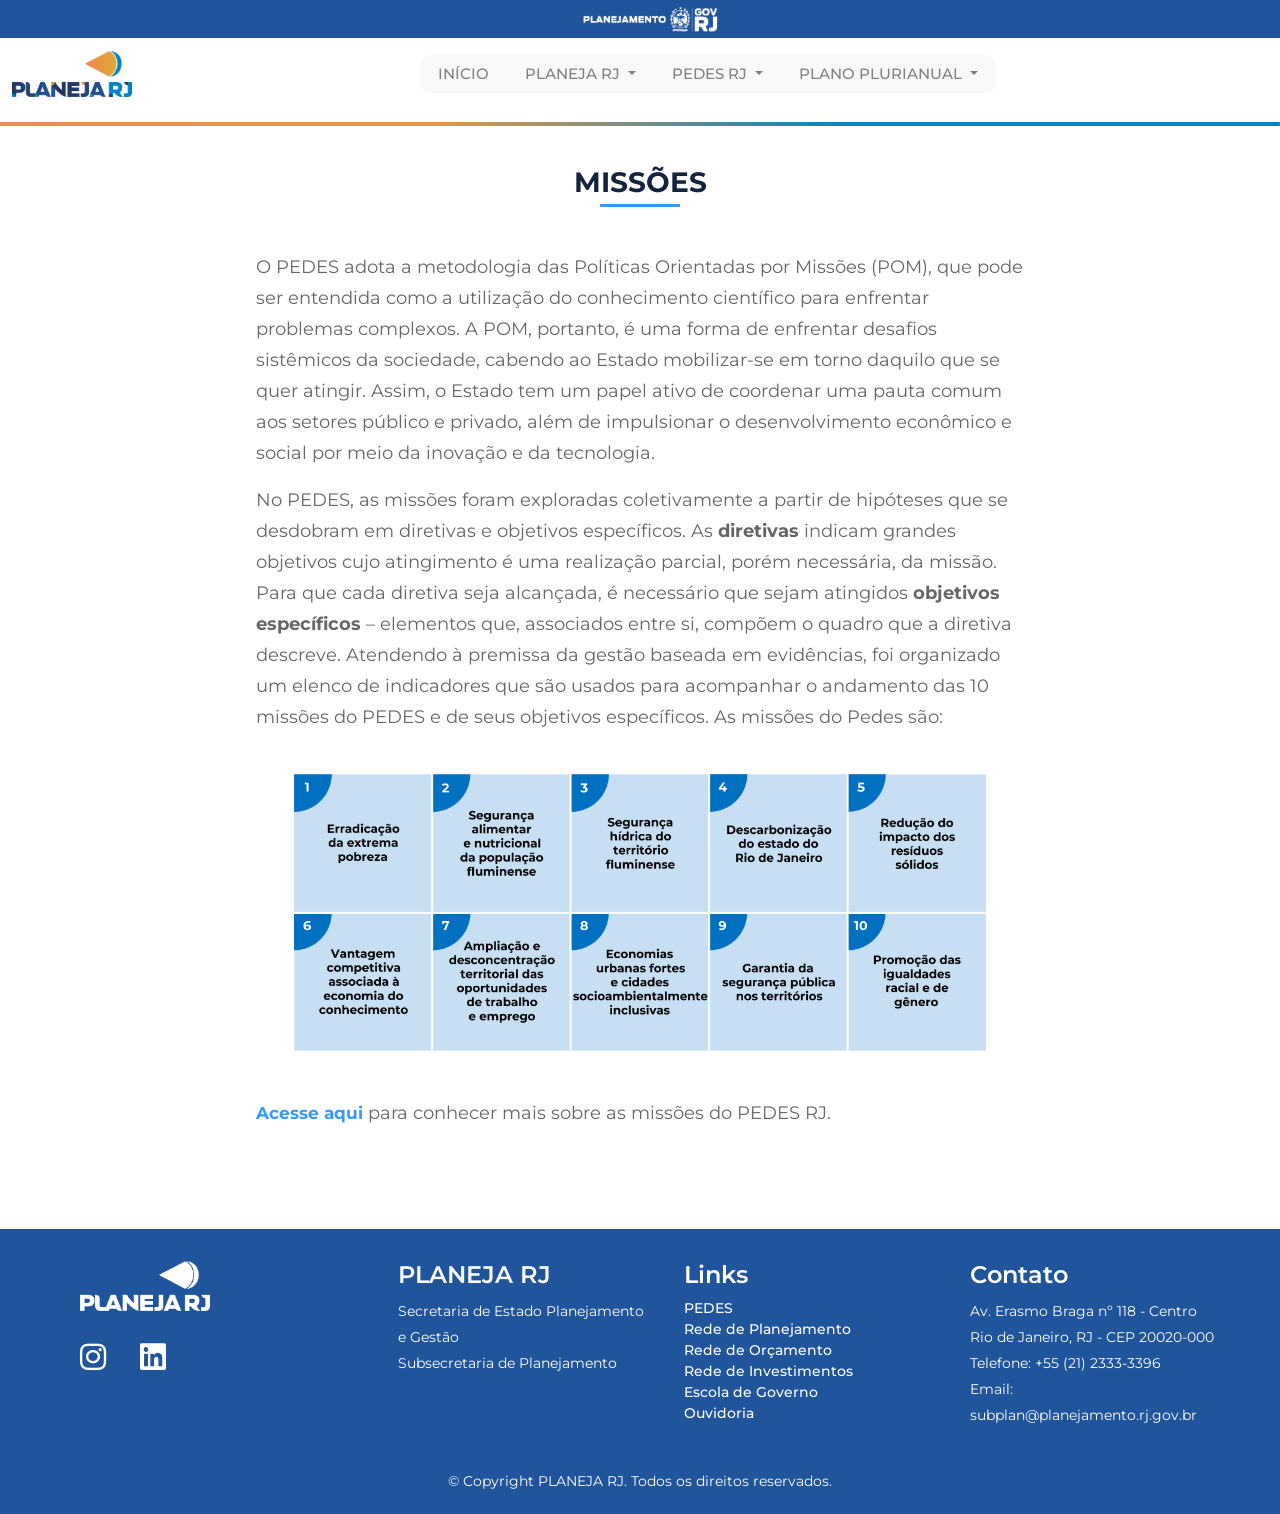
<file: PEDES/missoes.html>
<!DOCTYPE html>
<html lang="pt-br">

<head>

    <meta charset="UTF-8">
    <meta name="viewport" content="width=device-width, initial-scale=1.0">
    <title>PLANEJA RJ</title>
    <link href="../css/bootstrap.css" rel="stylesheet">
    <link rel="stylesheet" href="https://cdnjs.cloudflare.com/ajax/libs/font-awesome/6.5.1/css/all.min.css"
        integrity="sha512-DTOQO9RWCH3ppGqcWaEA1BIZOC6xxalwEsw9c2QQeAIftl+Vegovlnee1c9QX4TctnWMn13TZye+giMm8e2LwA=="
        crossorigin="anonymous" referrerpolicy="no-referrer" />
    <link href="../style.css" rel="stylesheet">
    <link rel="preconnect" href="https://fonts.googleapis.com">
    <link rel="preconnect" href="https://fonts.gstatic.com" crossorigin>
    <link href="https://fonts.googleapis.com/css2?family=Montserrat:ital,wght@0,100..900;1,100..900&display=swap"
        rel="stylesheet">
    <link rel="icon" type="image/png" sizes="16x16" href="./img/logos/marca_rede_simbolo.png">
    <meta name="adopt-website-id" content="80d0bc96-62ac-4c4d-8ab5-12bcbbb81f95" />
    <script src="//tag.goadopt.io/injector.js?website_code=80d0bc96-62ac-4c4d-8ab5-12bcbbb81f95"
        class="adopt-injector"></script>
</head>

<body>
    <section class="topo">
        <div class="link-topo">
            <!-- <a href="http://www.siplag.rj.gov.br/" class="footer-link">SIPLAG</a>
      <a href="https://siafe2.fazenda.rj.gov.br/Siafe/faces/login.jsp;jsessionid=0A091C502196FD115B2748863DC5B633"
        class="footer-link">SIAFE</a> -->
        </div>
        <div class="logoss">
            <div class="logos-topo">
                <a href="https://redeplan.planejamento.rj.gov.br/" target="_blank" class="redinv-topo"> <img
                        class="redinv-topo" src="../assets/img/logos/redeplan_marca_reduzida_negativo.png"
                        alt="Rede de Planejamento">
                </a>

                <a href="https://pedes.planejamento.rj.gov.br/" target="_blank" class="redor-topo"> <img
                        class="redor-topo" src="../assets/img/logos/pedes_marca_2026_negativo.png" alt="PEDES">
                </a>
            </div>
        </div>
        <img class="planejamento-topo" src="../assets/img/logos/Avatar_Planejamento_Negativo.png" alt="">
    </section>

    <header>
        <nav class="navbar navbar-expand-lg bg-body-tertiary">
            <div class="container-fluid">
                <a class="navbar-brand" href="../index.html"><img class="logo"
                        src="../assets/img/logos/planeja_rj_cor.png" alt="Planeja RJ"></a>
                <button class="navbar-toggler" type="button" data-bs-toggle="collapse" data-bs-target="#navbarNav"
                    aria-controls="navbarNav" aria-expanded="false" aria-label="Toggle navigation">
                    <span class="navbar-toggler-icon"></span>
                </button>
                <div class="collapse navbar-collapse justify-content-center" id="navbarNav">
                    <ul class="navbar-nav bgnav">
                        <li class="nav-item">
                            <a class="nav-link" aria-current="page" href="../index.html">INÍCIO</a>
                        </li>
                        <li class="nav-item dropdown">
                            <a class="nav-link dropdown-toggle" href="#" role="button" data-bs-toggle="dropdown"
                                aria-expanded="false">
                                PLANEJA RJ
                            </a>
                            <ul class="dropdown-menu">
                                <li><a class="dropdown-item" href="../PLANEJA/o-que-e.html">O que é?</a></li>
                                <li><a class="dropdown-item" href="../PLANEJA/longo-prazo.html">Horizonte de longo
                                        prazo</a>
                                </li>
                                <li><a class="dropdown-item" href="../PLANEJA/visao-territorial.html">Visão
                                        territorial</a></li>
                                <li><a class="dropdown-item" href="../PLANEJA/gestao-evidencias.html">Gestão baseada em
                                        evidências</a></li>
                                <li><a class="dropdown-item" href="../PLANEJA/estudos-publicacoes.html">Estudos e
                                        Publicações</a></li>
                            </ul>
                        </li>
                        <li class="nav-item dropdown">
                            <a class="nav-link dropdown-toggle" href="#" role="button" data-bs-toggle="dropdown"
                                aria-expanded="false">
                                PEDES RJ
                            </a>
                            <ul class="dropdown-menu">
                                <li><a class="dropdown-item" href="../PEDES/o-que-e-pedes.html">O que é?</a></li>
                                <li><a class="dropdown-item" href="../PEDES/missoes.html">Missões</a></li>
                                <li><a class="dropdown-item" href="../PEDES/ciclo-pedes.html">Ciclo Pedes</a></li>
                                <li><a class="dropdown-item" href="../PEDES/monitoramento.html">Monitoramento</a></li>
                                <li><a class="dropdown-item" href="../PEDES/legislacao-pedes.html">Legislação</a></li>
                            </ul>
                        </li>
                        <li class="nav-item dropdown">
                            <a class="nav-link dropdown-toggle" href="#" role="button" data-bs-toggle="dropdown"
                                aria-expanded="false">
                                PLANO PLURIANUAL
                            </a>
                            <ul class="dropdown-menu">
                                <li><a class="dropdown-item" href="../PPA/o-que-e-ppa.html">O que é?</a></li>
                                <li><a class="dropdown-item" href="../PPA/monitoramento.html">Monitoramento</a></li>
                                <li><a class="dropdown-item" href="../PPA/legislacao-ppa.html">Legislação</a></li>
                            </ul>
                        </li>
                    </ul>
                </div>
                <a href="https://www.rj.gov.br/" target="_blank" class="logoplanejamento">
                    <img class="logoplanejamento" src="../assets/img/logos/Avatar_Planejamento.png" alt=""></a>
            </div>
        </nav>
        <img class="line" src="../assets/img/logos/linha.png" alt="">
    </header>


    <section>
        <div class="col-md-12 text-center bulet mt-30">
            <h3 class="titulo-o-que-e">MISSÕES</h3>
            <span class="bulet institucional"></span>
        </div>

        <div class="texto-geral text-justify texto-site mt-30">
            <p class="texto-geral">O PEDES adota a metodologia das Políticas Orientadas por Missões (POM), que pode ser
                entendida como a utilização do conhecimento científico para enfrentar problemas complexos. A POM,
                portanto, é uma forma de enfrentar desafios sistêmicos da sociedade, cabendo ao Estado mobilizar-se em
                torno daquilo que se quer atingir. Assim, o Estado tem um papel ativo de coordenar uma pauta comum aos
                setores público e privado, além de impulsionar o desenvolvimento econômico e social por meio da inovação
                e da tecnologia.</p>
            <p class="texto-geral">No PEDES, as missões foram exploradas coletivamente a partir de hipóteses que se desdobram em diretivas e
                objetivos específicos. As <b>diretivas</b> indicam grandes objetivos cujo atingimento é uma realização parcial,
                porém necessária, da missão. Para que cada diretiva seja alcançada, é necessário que sejam atingidos
                <b>objetivos específicos</b> – elementos que, associados entre si, compõem o quadro que a diretiva descreve.
                Atendendo à premissa da gestão baseada em evidências, foi organizado um elenco de indicadores que são
                usados para acompanhar o andamento das 10 missões do PEDES e de seus objetivos específicos. As missões
                do Pedes são:<br><br>
                <img src="../assets/img/fluxogramas/missoes.png" class="imagem-esquema" alt=""></p><br>
            <!-- <ol>
                <li>Erradicação da Extrema Pobreza</li>
                <li>Segurança Alimentar e Nutricional</li>
                <li>Segurança Hídrica</li>
                <li>Descarbonização</li>
                <li>Redução do Impacto dos Resíduos Sólidos</li>
                <li>Vantagem Competitiva Associada à Economia do Conhecimento</li>
                <li>Ampliação e Desconcentração Territorial das Oportunidades de Trabalho e Emprego</li>
                <li>Economias Urbanas Fortes e Cidades</li>
                <li>Garantia da Segurança Pública nos Territórios</li>
                <li>Promoção das Igualdades Racial e de Gênero</li>
            </ol> -->
           <p class="texto-geral"><a href="#">Acesse aqui</a> para conhecer mais sobre as missões do PEDES RJ.</p>
    </section>

    <footer>
        <div id="footer_content">
            <div id="footer_contacts menuu">
                <img class="img-footer" src="../assets/img/logos/planeja_rj_branco.png" alt=""><br><br>
                <div class="logos-footer">
                    <!-- <div id="footer_socialmedia">
            <a href="https://www.youtube.com/@RededePlanejamentoRJ/videos" target="_blank" class="footer-link"
              id="youtube">
              <i class="fa-brands fa-youtube"></i>
            </a>
          </div> -->
                    <div id="footer_socialmedia">
                        <a href="https://www.instagram.com/seplagrj?igsh=MXRneDh1bnNnc2w5aA==" target="_blank"
                            class="footer-link" id="instagram">
                            <i class="fa-brands fa-instagram"></i>
                        </a>
                    </div>
                    <div id="footer_socialmedia">
                        <a href="https://www.linkedin.com/company/seplagrj/?originalSubdomain=br" target="_blank"
                            class="footer-link" id="linkedin">
                            <i class="fa-brands fa-linkedin"></i>
                        </a>
                    </div>
                </div>
                <!-- <div class="logos-footer">
          <div class="logos-footer2">
            <a href="" target="_blank"><img class="redor" src="../img/logos/redor-negativo.svg" alt=""></a>
            <a href="" target="_blank"><img class="redor" src="../img/logos/redinv-negativo.svg" alt=""></a>
            <a href="" target="_blank"><img class="redor" src="../img/logos/redeplan-negativo.svg" alt=""></a>
          </div>
        </div> -->
            </div>

            <ul class="footer-list menuuu">
                <li>
                    <h4>PLANEJA RJ</h4>
                </li>
                <p>Secretaria de Estado Planejamento e Gestão<br>
                    Subsecretaria de Planejamento
                </p>
            </ul>

            <ul class="footer-list menuu">
                <li>
                    <h4>Links</h4>
                </li>
                <li><a href="https://pedes.planejamento.rj.gov.br/" target="_blank" class="footer-link">PEDES</a></li>
                <li><a href="https://redeplan.planejamento.rj.gov.br/" target="_blank" class="footer-link">Rede de
                        Planejamento</a></li>
                <li><a href="https://www.redor.planejamento.rj.gov.br/" target="_blank" class="footer-link">Rede de
                        Orçamento</a></li>
                <li><a href="https://redinv.planejamento.rj.gov.br/" target="_blank" class="footer-link">Rede de
                        Investimentos</a></li>
                <li><a href="https://egep.planejamento.rj.gov.br/egep/" target="_blank" class="footer-link">Escola de
                        Governo</a></li>
                <li><a href="https://www.rj.gov.br/planejamento/Ouvidoria_Interna_e_Transparencia" target="_blank"
                        class="footer-link">Ouvidoria</a></li>
            </ul>

            <ul class="footer-list menuuu">
                <li>
                    <h4>Contato</h4>
                </li>
                <p>
                    Av. Erasmo Braga nº 118 - Centro <br>
                    Rio de Janeiro, RJ - CEP 20020-000<br>
                    Telefone: +55 (21) 2333-3396 <br>
                    Email: subplan@planejamento.rj.gov.br
                </p>
            </ul>
        </div>

        <p class="fim">© Copyright PLANEJA RJ. Todos os direitos reservados.</p>
    </footer>


    <script src="../js/jquery.min.js"></script>
    <script src="../js/navbar-rodape.js"></script>
    <script src="../js/bootstrap.bundle.js"></script>
    <script src="../js/cookies.js"></script>

    <script>function inicializarMenuLateral() {
            const botoesAba = document.querySelectorAll('.item-menu');
            const painelDinamico = document.getElementById('conteudo-aba-dinamico');

            function carregarConteudoAba(idAba) {
                const template = document.getElementById(idAba);
                if (template && painelDinamico) {
                    painelDinamico.innerHTML = '';
                    const clone = template.content.cloneNode(true);
                    painelDinamico.appendChild(clone);
                }
            }

            // Carrega o primeiro item ("camaras-tecnicas") como padrão ao abrir a página
            carregarConteudoAba('camaras-tecnicas');

            botoesAba.forEach(botao => {
                botao.addEventListener('click', () => {
                    // Remove a classe "ativo" de todos os botões e adiciona no botão clicado
                    botoesAba.forEach(b => b.classList.remove('ativo'));
                    botao.classList.add('ativo');

                    // Troca o conteúdo da área da direita
                    const abaId = botao.dataset.aba;
                    carregarConteudoAba(abaId);
                });
            });
        }

        // Inicializa a função assim que a página carregar
        document.addEventListener('DOMContentLoaded', () => {
            inicializarMenuLateral();
        });</script>

    <button id="btn-topo" title="Voltar ao topo" aria-label="Voltar ao topo">
        <svg xmlns="http://www.w3.org/2000/svg" viewBox="0 0 24 24" width="24" height="24" fill="none"
            stroke="currentColor" stroke-width="2.5" stroke-linecap="round" stroke-linejoin="round">
            <polyline points="18 15 12 9 6 15"></polyline>
        </svg>
    </button>

    <script>
        const btnTopo = document.getElementById('btn-topo');

        // Exibe ou esconde o botão conforme a rolagem da página
        window.addEventListener('scroll', () => {
            if (window.scrollY > 300) { // Aparece quando o usuário descer 300px
                btnTopo.classList.add('visivel');
            } else {
                btnTopo.classList.remove('visivel');
            }
        });

        // Ação de clique para voltar ao topo suavemente
        btnTopo.addEventListener('click', () => {
            window.scrollTo({
                top: 0,
                behavior: 'smooth'
            });
        });</script>


</body>

</html>
</file>
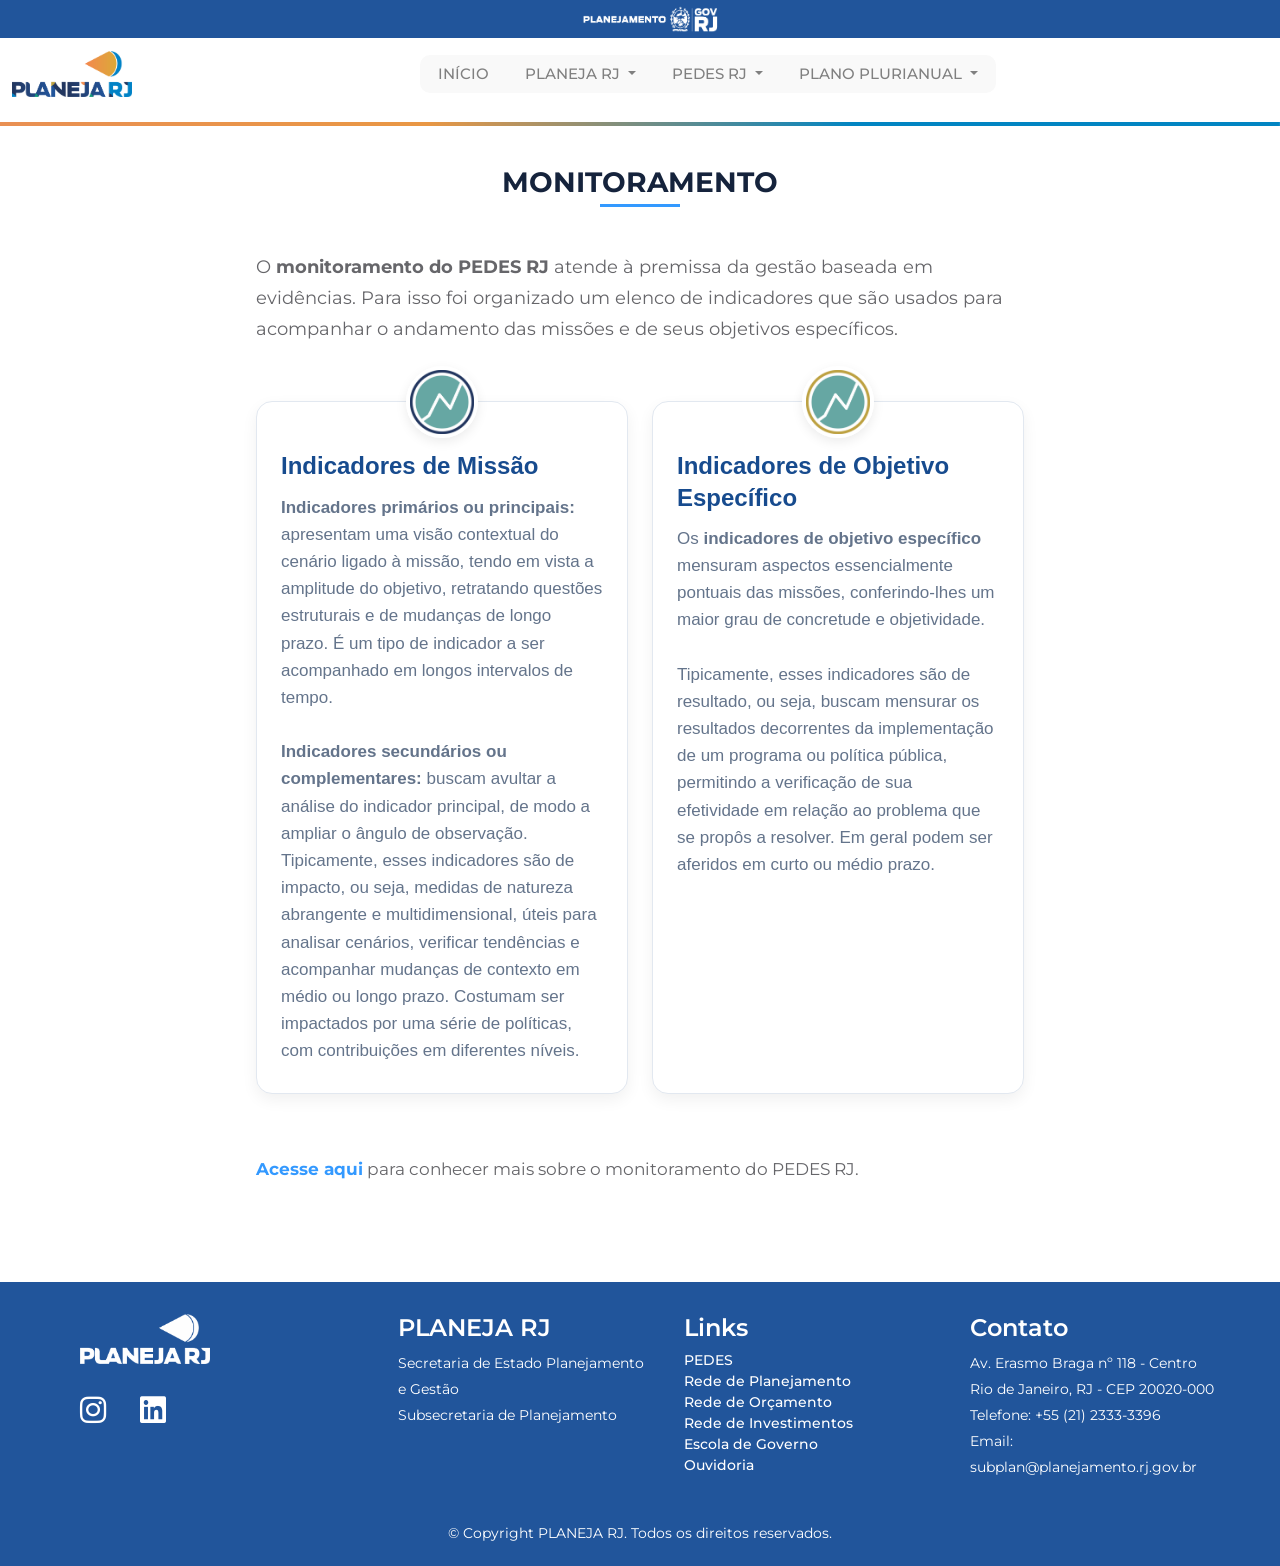
<file: PEDES/monitoramento.html>
<!DOCTYPE html>
<html lang="pt-br">

<head>

    <meta charset="UTF-8">
    <meta name="viewport" content="width=device-width, initial-scale=1.0">
    <title>PLANEJA RJ</title>
    <link href="../css/bootstrap.css" rel="stylesheet">
    <link rel="stylesheet" href="https://cdnjs.cloudflare.com/ajax/libs/font-awesome/6.5.1/css/all.min.css"
        integrity="sha512-DTOQO9RWCH3ppGqcWaEA1BIZOC6xxalwEsw9c2QQeAIftl+Vegovlnee1c9QX4TctnWMn13TZye+giMm8e2LwA=="
        crossorigin="anonymous" referrerpolicy="no-referrer" />
    <link href="../style.css" rel="stylesheet">
    <link rel="preconnect" href="https://fonts.googleapis.com">
    <link rel="preconnect" href="https://fonts.gstatic.com" crossorigin>
    <link href="https://fonts.googleapis.com/css2?family=Montserrat:ital,wght@0,100..900;1,100..900&display=swap"
        rel="stylesheet">
    <link rel="icon" type="image/png" sizes="16x16" href="./img/logos/marca_rede_simbolo.png">
    <meta name="adopt-website-id" content="80d0bc96-62ac-4c4d-8ab5-12bcbbb81f95" />
    <script src="//tag.goadopt.io/injector.js?website_code=80d0bc96-62ac-4c4d-8ab5-12bcbbb81f95"
        class="adopt-injector"></script>
</head>

<body>
    <section class="topo">
        <div class="link-topo">
            <!-- <a href="http://www.siplag.rj.gov.br/" class="footer-link">SIPLAG</a>
      <a href="https://siafe2.fazenda.rj.gov.br/Siafe/faces/login.jsp;jsessionid=0A091C502196FD115B2748863DC5B633"
        class="footer-link">SIAFE</a> -->
        </div>
        <div class="logoss">
            <div class="logos-topo">
                <a href="https://redeplan.planejamento.rj.gov.br/" target="_blank" class="redinv-topo"> <img
                        class="redinv-topo" src="../assets/img/logos/redeplan_marca_reduzida_negativo.png"
                        alt="Rede de Planejamento">
                </a>

                <a href="https://pedes.planejamento.rj.gov.br/" target="_blank" class="redor-topo"> <img
                        class="redor-topo" src="../assets/img/logos/pedes_marca_2026_negativo.png" alt="PEDES">
                </a>
            </div>
        </div>
        <img class="planejamento-topo" src="../assets/img/logos/Avatar_Planejamento_Negativo.png" alt="">
    </section>

    <header>
        <nav class="navbar navbar-expand-lg bg-body-tertiary">
            <div class="container-fluid">
                <a class="navbar-brand" href="../index.html"><img class="logo"
                        src="../assets/img/logos/planeja_rj_cor.png" alt="Planeja RJ"></a>
                <button class="navbar-toggler" type="button" data-bs-toggle="collapse" data-bs-target="#navbarNav"
                    aria-controls="navbarNav" aria-expanded="false" aria-label="Toggle navigation">
                    <span class="navbar-toggler-icon"></span>
                </button>
                <div class="collapse navbar-collapse justify-content-center" id="navbarNav">
                    <ul class="navbar-nav bgnav">
                        <li class="nav-item">
                            <a class="nav-link" aria-current="page" href="../index.html">INÍCIO</a>
                        </li>
                        <li class="nav-item dropdown">
                            <a class="nav-link dropdown-toggle" href="#" role="button" data-bs-toggle="dropdown"
                                aria-expanded="false">
                                PLANEJA RJ
                            </a>
                            <ul class="dropdown-menu">
                                <li><a class="dropdown-item" href="../PLANEJA/o-que-e.html">O que é?</a></li>
                                <li><a class="dropdown-item" href="../PLANEJA/longo-prazo.html">Horizonte de longo
                                        prazo</a>
                                </li>
                                <li><a class="dropdown-item" href="../PLANEJA/visao-territorial.html">Visão
                                        territorial</a></li>
                                <li><a class="dropdown-item" href="../PLANEJA/gestao-evidencias.html">Gestão baseada em
                                        evidências</a></li>
                                <li><a class="dropdown-item" href="../PLANEJA/estudos-publicacoes.html">Estudos e
                                        Publicações</a></li>
                            </ul>
                        </li>
                        <li class="nav-item dropdown">
                            <a class="nav-link dropdown-toggle" href="#" role="button" data-bs-toggle="dropdown"
                                aria-expanded="false">
                                PEDES RJ
                            </a>
                            <ul class="dropdown-menu">
                                <li><a class="dropdown-item" href="../PEDES/o-que-e-pedes.html">O que é?</a></li>
                                <li><a class="dropdown-item" href="../PEDES/missoes.html">Missões</a></li>
                                <li><a class="dropdown-item" href="../PEDES/ciclo-pedes.html">Ciclo Pedes</a></li>
                                <li><a class="dropdown-item" href="../PEDES/monitoramento.html">Monitoramento</a></li>
                                <li><a class="dropdown-item" href="../PEDES/legislacao-pedes.html">Legislação</a></li>
                            </ul>
                        </li>
                        <li class="nav-item dropdown">
                            <a class="nav-link dropdown-toggle" href="#" role="button" data-bs-toggle="dropdown"
                                aria-expanded="false">
                                PLANO PLURIANUAL
                            </a>
                            <ul class="dropdown-menu">
                                <li><a class="dropdown-item" href="../PPA/o-que-e-ppa.html">O que é?</a></li>
                                <li><a class="dropdown-item" href="../PPA/monitoramento.html">Monitoramento</a></li>
                                <li><a class="dropdown-item" href="../PPA/legislacao-ppa.html">Legislação</a></li>
                            </ul>
                        </li>
                    </ul>
                </div>
                <a href="https://www.rj.gov.br/" target="_blank" class="logoplanejamento">
                    <img class="logoplanejamento" src="../assets/img/logos/Avatar_Planejamento.png" alt=""></a>
            </div>
        </nav>
        <img class="line" src="../assets/img/logos/linha.png" alt="">
    </header>


    <section>
        <div class="col-md-12 text-center bulet mt-30">
            <h3 class="titulo-o-que-e">MONITORAMENTO</h3>
            <span class="bulet institucional"></span>
        </div>

        <div class="texto-geral text-justify texto-site mt-30">
            <p class="texto-geral">O <b>monitoramento do PEDES RJ</b> atende à premissa da gestão baseada em evidências.
                Para
                isso foi organizado um elenco de indicadores que são usados para acompanhar o andamento das missões e de
                seus objetivos específicos.</p>

            <div class="container-cartoes">
            <div class="cartao-info">
                <div class="cartao-icone">
                    <img src="../assets/img/indicadores/indicador_de_missao.png" alt="">
                </div>
                <div class="cartao-conteudo">
                    <h3 class="cartao-titulo">Indicadores de Missão</h3>
                    <p class="cartao-texto"><b>Indicadores primários ou principais:</b> apresentam uma visão contextual
                        do
                        cenário ligado à missão, tendo em vista a amplitude do objetivo, retratando questões
                        estruturais e de mudanças de longo prazo. É um tipo de indicador a ser acompanhado em longos
                        intervalos de tempo.<br><br>

                        <b>Indicadores secundários ou complementares:</b> buscam avultar a análise do indicador
                        principal,
                        de modo a ampliar o ângulo de observação.

                        Tipicamente, esses indicadores são de impacto, ou seja, medidas de natureza abrangente e
                        multidimensional, úteis para analisar cenários, verificar tendências e acompanhar mudanças
                        de contexto em médio ou longo prazo. Costumam ser impactados por uma série de políticas, com
                        contribuições em diferentes níveis.
                    </p>
                </div>
            </div>

            <!-- CARTÃO 2 -->
            <div class="cartao-info">
                <div class="cartao-icone">
                    <img src="../assets/img/indicadores/indicador_de_objetivo_especifico.png" alt="">
                </div>
                <div class="cartao-conteudo">
                    <h3 class="cartao-titulo">Indicadores de Objetivo Específico</h3>
                    <p class="cartao-texto">Os <b>indicadores de objetivo específico</b> mensuram aspectos
                        essencialmente
                        pontuais das missões, conferindo-lhes um maior grau de concretude e objetividade.<br><br>

                        Tipicamente, esses indicadores são de resultado, ou seja, buscam mensurar os resultados
                        decorrentes da implementação de um programa ou política pública, permitindo a verificação de
                        sua efetividade em relação ao problema que se propôs a resolver. Em geral podem ser aferidos
                        em curto ou médio prazo.</p>
                </div>
            </div>

        </div><br><br>




        <!-- <p><b>Indicadores de missão</b></p>
        <ul>
            <li><b>Indicadores primários ou principais:</b> apresentam uma visão contextual do cenário ligado à
                missão,
                tendo em vista a amplitude do objetivo, retratando questões estruturais e de mudanças de longo
                prazo. É um tipo de indicador a ser acompanhado em longos intervalos de tempo.</li>
            <li><b>Indicadores secundários ou complementares:</b> buscam avultar a análise do indicador principal, de
                modo a ampliar o ângulo de observação.</li>
        </ul>
        <p><b>Indicadores de objetivo específico</b></p>
        <p>Mensuram aspectos essencialmente pontuais das missões, conferindo-lhes um maior grau de concretude e
            objetividade.</p> -->
        <p><a href="#">Acesse aqui</a> para conhecer mais sobre o monitoramento do PEDES RJ.</p>
    </section>

    <footer>
        <div id="footer_content">
            <div id="footer_contacts menuu">
                <img class="img-footer" src="../assets/img/logos/planeja_rj_branco.png" alt=""><br><br>
                <div class="logos-footer">
                    <!-- <div id="footer_socialmedia">
            <a href="https://www.youtube.com/@RededePlanejamentoRJ/videos" target="_blank" class="footer-link"
              id="youtube">
              <i class="fa-brands fa-youtube"></i>
            </a>
          </div> -->
                    <div id="footer_socialmedia">
                        <a href="https://www.instagram.com/seplagrj?igsh=MXRneDh1bnNnc2w5aA==" target="_blank"
                            class="footer-link" id="instagram">
                            <i class="fa-brands fa-instagram"></i>
                        </a>
                    </div>
                    <div id="footer_socialmedia">
                        <a href="https://www.linkedin.com/company/seplagrj/?originalSubdomain=br" target="_blank"
                            class="footer-link" id="linkedin">
                            <i class="fa-brands fa-linkedin"></i>
                        </a>
                    </div>
                </div>
                <!-- <div class="logos-footer">
          <div class="logos-footer2">
            <a href="" target="_blank"><img class="redor" src="../img/logos/redor-negativo.svg" alt=""></a>
            <a href="" target="_blank"><img class="redor" src="../img/logos/redinv-negativo.svg" alt=""></a>
            <a href="" target="_blank"><img class="redor" src="../img/logos/redeplan-negativo.svg" alt=""></a>
          </div>
        </div> -->
            </div>

            <ul class="footer-list menuuu">
                <li>
                    <h4>PLANEJA RJ</h4>
                </li>
                <p>Secretaria de Estado Planejamento e Gestão<br>
                    Subsecretaria de Planejamento
                </p>
            </ul>

            <ul class="footer-list menuu">
                <li>
                    <h4>Links</h4>
                </li>
                <li><a href="https://pedes.planejamento.rj.gov.br/" target="_blank" class="footer-link">PEDES</a></li>
                <li><a href="https://redeplan.planejamento.rj.gov.br/" target="_blank" class="footer-link">Rede de
                        Planejamento</a></li>
                <li><a href="https://www.redor.planejamento.rj.gov.br/" target="_blank" class="footer-link">Rede de
                        Orçamento</a></li>
                <li><a href="https://redinv.planejamento.rj.gov.br/" target="_blank" class="footer-link">Rede de
                        Investimentos</a></li>
                <li><a href="https://egep.planejamento.rj.gov.br/egep/" target="_blank" class="footer-link">Escola de
                        Governo</a></li>
                <li><a href="https://www.rj.gov.br/planejamento/Ouvidoria_Interna_e_Transparencia" target="_blank"
                        class="footer-link">Ouvidoria</a></li>
            </ul>

            <ul class="footer-list menuuu">
                <li>
                    <h4>Contato</h4>
                </li>
                <p>
                    Av. Erasmo Braga nº 118 - Centro <br>
                    Rio de Janeiro, RJ - CEP 20020-000<br>
                    Telefone: +55 (21) 2333-3396 <br>
                    Email: subplan@planejamento.rj.gov.br
                </p>
            </ul>
        </div>

        <p class="fim">© Copyright PLANEJA RJ. Todos os direitos reservados.</p>
    </footer>


    <script src="../js/jquery.min.js"></script>
    <script src="../js/navbar-rodape.js"></script>
    <script src="../js/bootstrap.bundle.js"></script>
    <script src="../js/cookies.js"></script>

    <script>function inicializarMenuLateral() {
            const botoesAba = document.querySelectorAll('.item-menu');
            const painelDinamico = document.getElementById('conteudo-aba-dinamico');

            function carregarConteudoAba(idAba) {
                const template = document.getElementById(idAba);
                if (template && painelDinamico) {
                    painelDinamico.innerHTML = '';
                    const clone = template.content.cloneNode(true);
                    painelDinamico.appendChild(clone);
                }
            }

            // Carrega o primeiro item ("camaras-tecnicas") como padrão ao abrir a página
            carregarConteudoAba('camaras-tecnicas');

            botoesAba.forEach(botao => {
                botao.addEventListener('click', () => {
                    // Remove a classe "ativo" de todos os botões e adiciona no botão clicado
                    botoesAba.forEach(b => b.classList.remove('ativo'));
                    botao.classList.add('ativo');

                    // Troca o conteúdo da área da direita
                    const abaId = botao.dataset.aba;
                    carregarConteudoAba(abaId);
                });
            });
        }

        // Inicializa a função assim que a página carregar
        document.addEventListener('DOMContentLoaded', () => {
            inicializarMenuLateral();
        });</script>

    <button id="btn-topo" title="Voltar ao topo" aria-label="Voltar ao topo">
        <svg xmlns="http://www.w3.org/2000/svg" viewBox="0 0 24 24" width="24" height="24" fill="none"
            stroke="currentColor" stroke-width="2.5" stroke-linecap="round" stroke-linejoin="round">
            <polyline points="18 15 12 9 6 15"></polyline>
        </svg>
    </button>

    <script>
        const btnTopo = document.getElementById('btn-topo');

        // Exibe ou esconde o botão conforme a rolagem da página
        window.addEventListener('scroll', () => {
            if (window.scrollY > 300) { // Aparece quando o usuário descer 300px
                btnTopo.classList.add('visivel');
            } else {
                btnTopo.classList.remove('visivel');
            }
        });

        // Ação de clique para voltar ao topo suavemente
        btnTopo.addEventListener('click', () => {
            window.scrollTo({
                top: 0,
                behavior: 'smooth'
            });
        });</script>


</body>

</html>
</file>
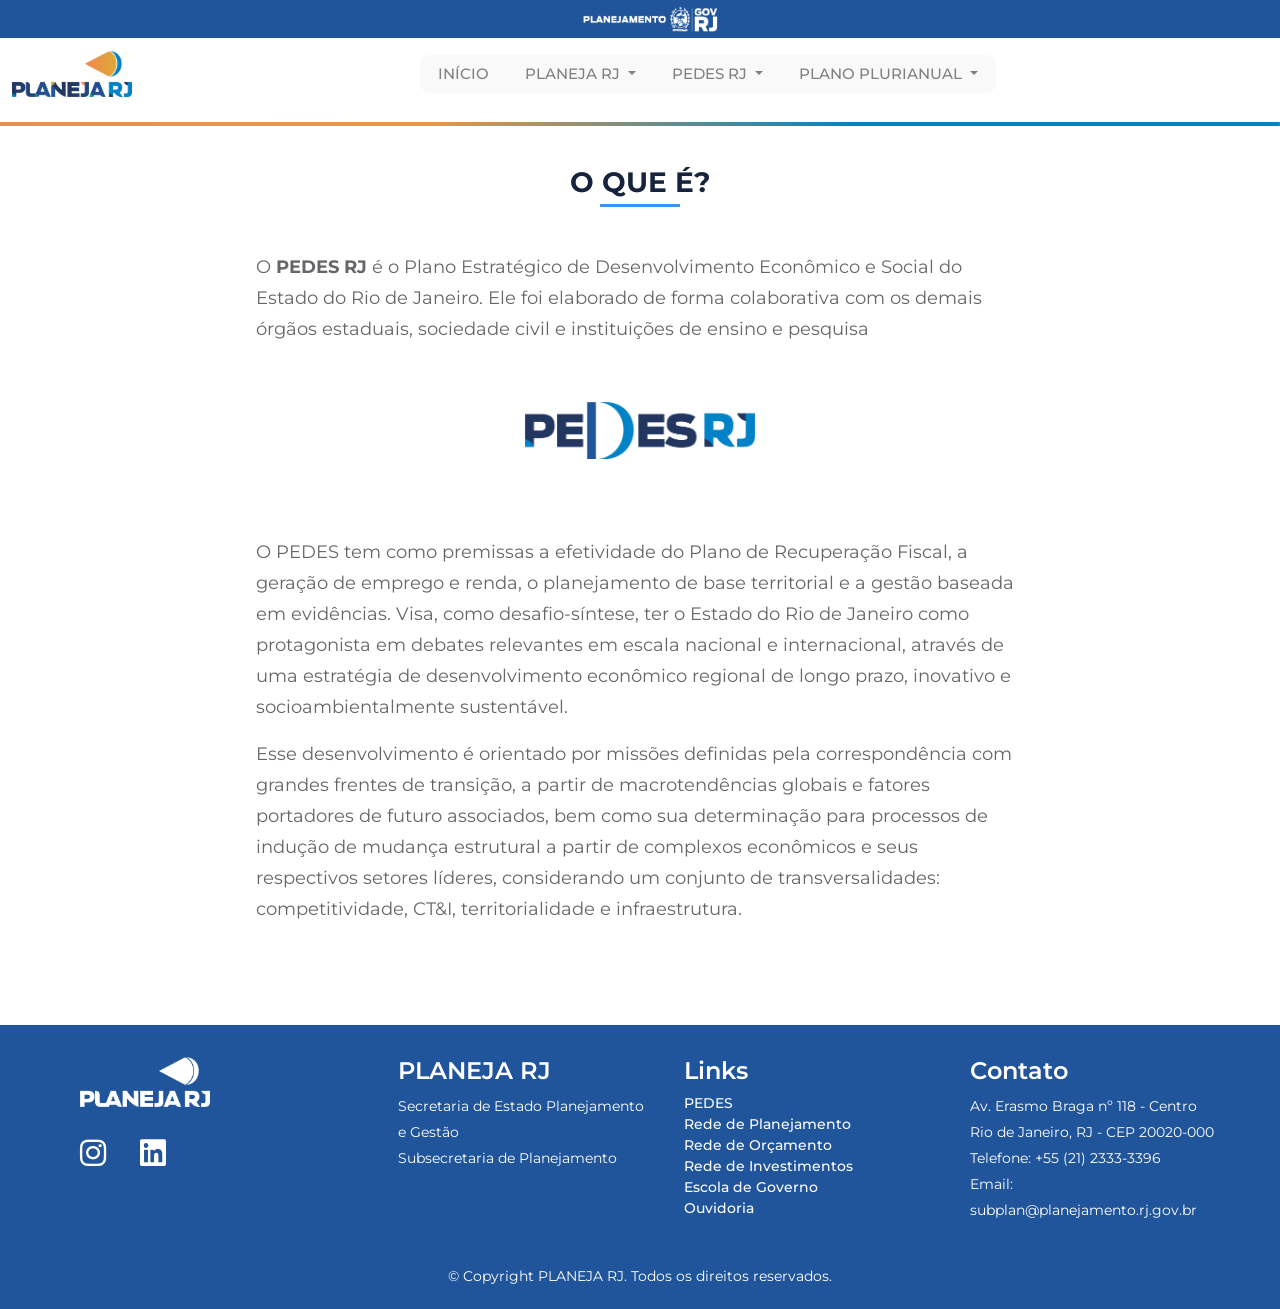
<file: PEDES/o-que-e-pedes.html>
<!DOCTYPE html>
<html lang="pt-br">

<head>

    <meta charset="UTF-8">
    <meta name="viewport" content="width=device-width, initial-scale=1.0">
    <title>PLANEJA RJ</title>
    <link href="../css/bootstrap.css" rel="stylesheet">
    <link rel="stylesheet" href="https://cdnjs.cloudflare.com/ajax/libs/font-awesome/6.5.1/css/all.min.css"
        integrity="sha512-DTOQO9RWCH3ppGqcWaEA1BIZOC6xxalwEsw9c2QQeAIftl+Vegovlnee1c9QX4TctnWMn13TZye+giMm8e2LwA=="
        crossorigin="anonymous" referrerpolicy="no-referrer" />
    <link href="../style.css" rel="stylesheet">
    <link rel="preconnect" href="https://fonts.googleapis.com">
    <link rel="preconnect" href="https://fonts.gstatic.com" crossorigin>
    <link href="https://fonts.googleapis.com/css2?family=Montserrat:ital,wght@0,100..900;1,100..900&display=swap"
        rel="stylesheet">
    <link rel="icon" type="image/png" sizes="16x16" href="./img/logos/marca_rede_simbolo.png">
    <meta name="adopt-website-id" content="80d0bc96-62ac-4c4d-8ab5-12bcbbb81f95" />
    <script src="//tag.goadopt.io/injector.js?website_code=80d0bc96-62ac-4c4d-8ab5-12bcbbb81f95"
        class="adopt-injector"></script>
</head>

<body>
    <section class="topo">
        <div class="link-topo">
            <!-- <a href="http://www.siplag.rj.gov.br/" class="footer-link">SIPLAG</a>
      <a href="https://siafe2.fazenda.rj.gov.br/Siafe/faces/login.jsp;jsessionid=0A091C502196FD115B2748863DC5B633"
        class="footer-link">SIAFE</a> -->
        </div>
        <div class="logoss">
            <div class="logos-topo">
                <a href="https://redeplan.planejamento.rj.gov.br/" target="_blank" class="redinv-topo"> <img
                        class="redinv-topo" src="../assets/img/logos/redeplan_marca_reduzida_negativo.png"
                        alt="Rede de Planejamento">
                </a>

                <a href="https://pedes.planejamento.rj.gov.br/" target="_blank" class="redor-topo"> <img
                        class="redor-topo" src="../assets/img/logos/pedes_marca_2026_negativo.png" alt="PEDES">
                </a>
            </div>
        </div>
        <img class="planejamento-topo" src="../assets/img/logos/Avatar_Planejamento_Negativo.png" alt="">
    </section>

    <header>
        <nav class="navbar navbar-expand-lg bg-body-tertiary">
            <div class="container-fluid">
                <a class="navbar-brand" href="../index.html"><img class="logo"
                        src="../assets/img/logos/planeja_rj_cor.png" alt="Planeja RJ"></a>
                <button class="navbar-toggler" type="button" data-bs-toggle="collapse" data-bs-target="#navbarNav"
                    aria-controls="navbarNav" aria-expanded="false" aria-label="Toggle navigation">
                    <span class="navbar-toggler-icon"></span>
                </button>
                <div class="collapse navbar-collapse justify-content-center" id="navbarNav">
                    <ul class="navbar-nav bgnav">
                        <li class="nav-item">
                            <a class="nav-link" aria-current="page" href="../index.html">INÍCIO</a>
                        </li>
                        <li class="nav-item dropdown">
                            <a class="nav-link dropdown-toggle" href="#" role="button" data-bs-toggle="dropdown"
                                aria-expanded="false">
                                PLANEJA RJ
                            </a>
                            <ul class="dropdown-menu">
                                <li><a class="dropdown-item" href="../PLANEJA/o-que-e.html">O que é?</a></li>
                                <li><a class="dropdown-item" href="../PLANEJA/longo-prazo.html">Horizonte de longo
                                        prazo</a>
                                </li>
                                <li><a class="dropdown-item" href="../PLANEJA/visao-territorial.html">Visão
                                        territorial</a></li>
                                <li><a class="dropdown-item" href="../PLANEJA/gestao-evidencias.html">Gestão baseada em
                                        evidências</a></li>
                                <li><a class="dropdown-item" href="../PLANEJA/estudos-publicacoes.html">Estudos e
                                        Publicações</a></li>
                            </ul>
                        </li>
                        <li class="nav-item dropdown">
                            <a class="nav-link dropdown-toggle" href="#" role="button" data-bs-toggle="dropdown"
                                aria-expanded="false">
                                PEDES RJ
                            </a>
                            <ul class="dropdown-menu">
                                <li><a class="dropdown-item" href="../PEDES/o-que-e-pedes.html">O que é?</a></li>
                                <li><a class="dropdown-item" href="../PEDES/missoes.html">Missões</a></li>
                                <li><a class="dropdown-item" href="../PEDES/ciclo-pedes.html">Ciclo Pedes</a></li>
                                <li><a class="dropdown-item" href="../PEDES/monitoramento.html">Monitoramento</a></li>
                                <li><a class="dropdown-item" href="../PEDES/legislacao-pedes.html">Legislação</a></li>
                            </ul>
                        </li>
                        <li class="nav-item dropdown">
                            <a class="nav-link dropdown-toggle" href="#" role="button" data-bs-toggle="dropdown"
                                aria-expanded="false">
                                PLANO PLURIANUAL
                            </a>
                            <ul class="dropdown-menu">
                                <li><a class="dropdown-item" href="../PPA/o-que-e-ppa.html">O que é?</a></li>
                                <li><a class="dropdown-item" href="../PPA/monitoramento.html">Monitoramento</a></li>
                                <li><a class="dropdown-item" href="../PPA/legislacao-ppa.html">Legislação</a></li>
                            </ul>
                        </li>
                    </ul>
                </div>
                <a href="https://www.rj.gov.br/" target="_blank" class="logoplanejamento">
                    <img class="logoplanejamento" src="../assets/img/logos/Avatar_Planejamento.png" alt=""></a>
            </div>
        </nav>
        <img class="line" src="../assets/img/logos/linha.png" alt="">
    </header>


    <section>
        <div class="col-md-12 text-center bulet mt-30">
            <h3 class="titulo-o-que-e">O QUE É?</h3>
            <span class="bulet institucional"></span>
        </div>

        <div class="texto-geral text-justify texto-site mt-30">
            <p class="texto-geral">O <b>PEDES RJ</b> é o Plano Estratégico de Desenvolvimento Econômico e Social do Estado do
                Rio de Janeiro. Ele foi elaborado de forma colaborativa com os demais órgãos estaduais, sociedade civil
                e instituições de ensino e pesquisa </p><br>
                <p><img src="../assets/img/logos/pedes_marca_2026.png" class="imagem-esquema3" alt=""></p><br><br>
            <p class="texto-geral"> O PEDES tem como premissas a efetividade do Plano de Recuperação Fiscal, a geração de emprego e renda, o
                planejamento de base territorial e a gestão baseada em evidências. Visa, como desafio-síntese, ter o
                Estado do Rio de Janeiro como protagonista em debates relevantes em escala nacional e internacional,
                através de uma estratégia de desenvolvimento econômico regional de longo prazo, inovativo e
                socioambientalmente sustentável.</p>
            <p class="texto-geral">Esse desenvolvimento é orientado por missões definidas pela correspondência com grandes frentes de
                transição, a partir de macrotendências globais e fatores portadores de futuro associados, bem como sua
                determinação para processos de indução de mudança estrutural a partir de complexos econômicos e seus
                respectivos setores líderes, considerando um conjunto de transversalidades: competitividade, CT&I,
                territorialidade e infraestrutura.</p>
    </section>

    <footer>
        <div id="footer_content">
            <div id="footer_contacts menuu">
                <img class="img-footer" src="../assets/img/logos/planeja_rj_branco.png" alt=""><br><br>
                <div class="logos-footer">
                    <!-- <div id="footer_socialmedia">
            <a href="https://www.youtube.com/@RededePlanejamentoRJ/videos" target="_blank" class="footer-link"
              id="youtube">
              <i class="fa-brands fa-youtube"></i>
            </a>
          </div> -->
                    <div id="footer_socialmedia">
                        <a href="https://www.instagram.com/seplagrj?igsh=MXRneDh1bnNnc2w5aA==" target="_blank"
                            class="footer-link" id="instagram">
                            <i class="fa-brands fa-instagram"></i>
                        </a>
                    </div>
                    <div id="footer_socialmedia">
                        <a href="https://www.linkedin.com/company/seplagrj/?originalSubdomain=br" target="_blank"
                            class="footer-link" id="linkedin">
                            <i class="fa-brands fa-linkedin"></i>
                        </a>
                    </div>
                </div>
                <!-- <div class="logos-footer">
          <div class="logos-footer2">
            <a href="" target="_blank"><img class="redor" src="../img/logos/redor-negativo.svg" alt=""></a>
            <a href="" target="_blank"><img class="redor" src="../img/logos/redinv-negativo.svg" alt=""></a>
            <a href="" target="_blank"><img class="redor" src="../img/logos/redeplan-negativo.svg" alt=""></a>
          </div>
        </div> -->
            </div>

            <ul class="footer-list menuuu">
                <li>
                    <h4>PLANEJA RJ</h4>
                </li>
                <p>Secretaria de Estado Planejamento e Gestão<br>
                    Subsecretaria de Planejamento
                </p>
            </ul>

            <ul class="footer-list menuu">
                <li>
                    <h4>Links</h4>
                </li>
                <li><a href="https://pedes.planejamento.rj.gov.br/" target="_blank" class="footer-link">PEDES</a></li>
                <li><a href="https://redeplan.planejamento.rj.gov.br/" target="_blank" class="footer-link">Rede de
                        Planejamento</a></li>
                <li><a href="https://www.redor.planejamento.rj.gov.br/" target="_blank" class="footer-link">Rede de
                        Orçamento</a></li>
                <li><a href="https://redinv.planejamento.rj.gov.br/" target="_blank" class="footer-link">Rede de
                        Investimentos</a></li>
                <li><a href="https://egep.planejamento.rj.gov.br/egep/" target="_blank" class="footer-link">Escola de
                        Governo</a></li>
                <li><a href="https://www.rj.gov.br/planejamento/Ouvidoria_Interna_e_Transparencia" target="_blank"
                        class="footer-link">Ouvidoria</a></li>
            </ul>

            <ul class="footer-list menuuu">
                <li>
                    <h4>Contato</h4>
                </li>
                <p>
                    Av. Erasmo Braga nº 118 - Centro <br>
                    Rio de Janeiro, RJ - CEP 20020-000<br>
                    Telefone: +55 (21) 2333-3396 <br>
                    Email: subplan@planejamento.rj.gov.br
                </p>
            </ul>
        </div>

        <p class="fim">© Copyright PLANEJA RJ. Todos os direitos reservados.</p>
    </footer>


    <script src="../js/jquery.min.js"></script>
    <script src="../js/navbar-rodape.js"></script>
    <script src="../js/bootstrap.bundle.js"></script>
    <script src="../js/cookies.js"></script>

    <script>function inicializarMenuLateral() {
            const botoesAba = document.querySelectorAll('.item-menu');
            const painelDinamico = document.getElementById('conteudo-aba-dinamico');

            function carregarConteudoAba(idAba) {
                const template = document.getElementById(idAba);
                if (template && painelDinamico) {
                    painelDinamico.innerHTML = '';
                    const clone = template.content.cloneNode(true);
                    painelDinamico.appendChild(clone);
                }
            }

            // Carrega o primeiro item ("camaras-tecnicas") como padrão ao abrir a página
            carregarConteudoAba('camaras-tecnicas');

            botoesAba.forEach(botao => {
                botao.addEventListener('click', () => {
                    // Remove a classe "ativo" de todos os botões e adiciona no botão clicado
                    botoesAba.forEach(b => b.classList.remove('ativo'));
                    botao.classList.add('ativo');

                    // Troca o conteúdo da área da direita
                    const abaId = botao.dataset.aba;
                    carregarConteudoAba(abaId);
                });
            });
        }

        // Inicializa a função assim que a página carregar
        document.addEventListener('DOMContentLoaded', () => {
            inicializarMenuLateral();
        });</script>

    <button id="btn-topo" title="Voltar ao topo" aria-label="Voltar ao topo">
        <svg xmlns="http://www.w3.org/2000/svg" viewBox="0 0 24 24" width="24" height="24" fill="none"
            stroke="currentColor" stroke-width="2.5" stroke-linecap="round" stroke-linejoin="round">
            <polyline points="18 15 12 9 6 15"></polyline>
        </svg>
    </button>

    <script>
        const btnTopo = document.getElementById('btn-topo');

        // Exibe ou esconde o botão conforme a rolagem da página
        window.addEventListener('scroll', () => {
            if (window.scrollY > 300) { // Aparece quando o usuário descer 300px
                btnTopo.classList.add('visivel');
            } else {
                btnTopo.classList.remove('visivel');
            }
        });

        // Ação de clique para voltar ao topo suavemente
        btnTopo.addEventListener('click', () => {
            window.scrollTo({
                top: 0,
                behavior: 'smooth'
            });
        });</script>


</body>

</html>
</file>
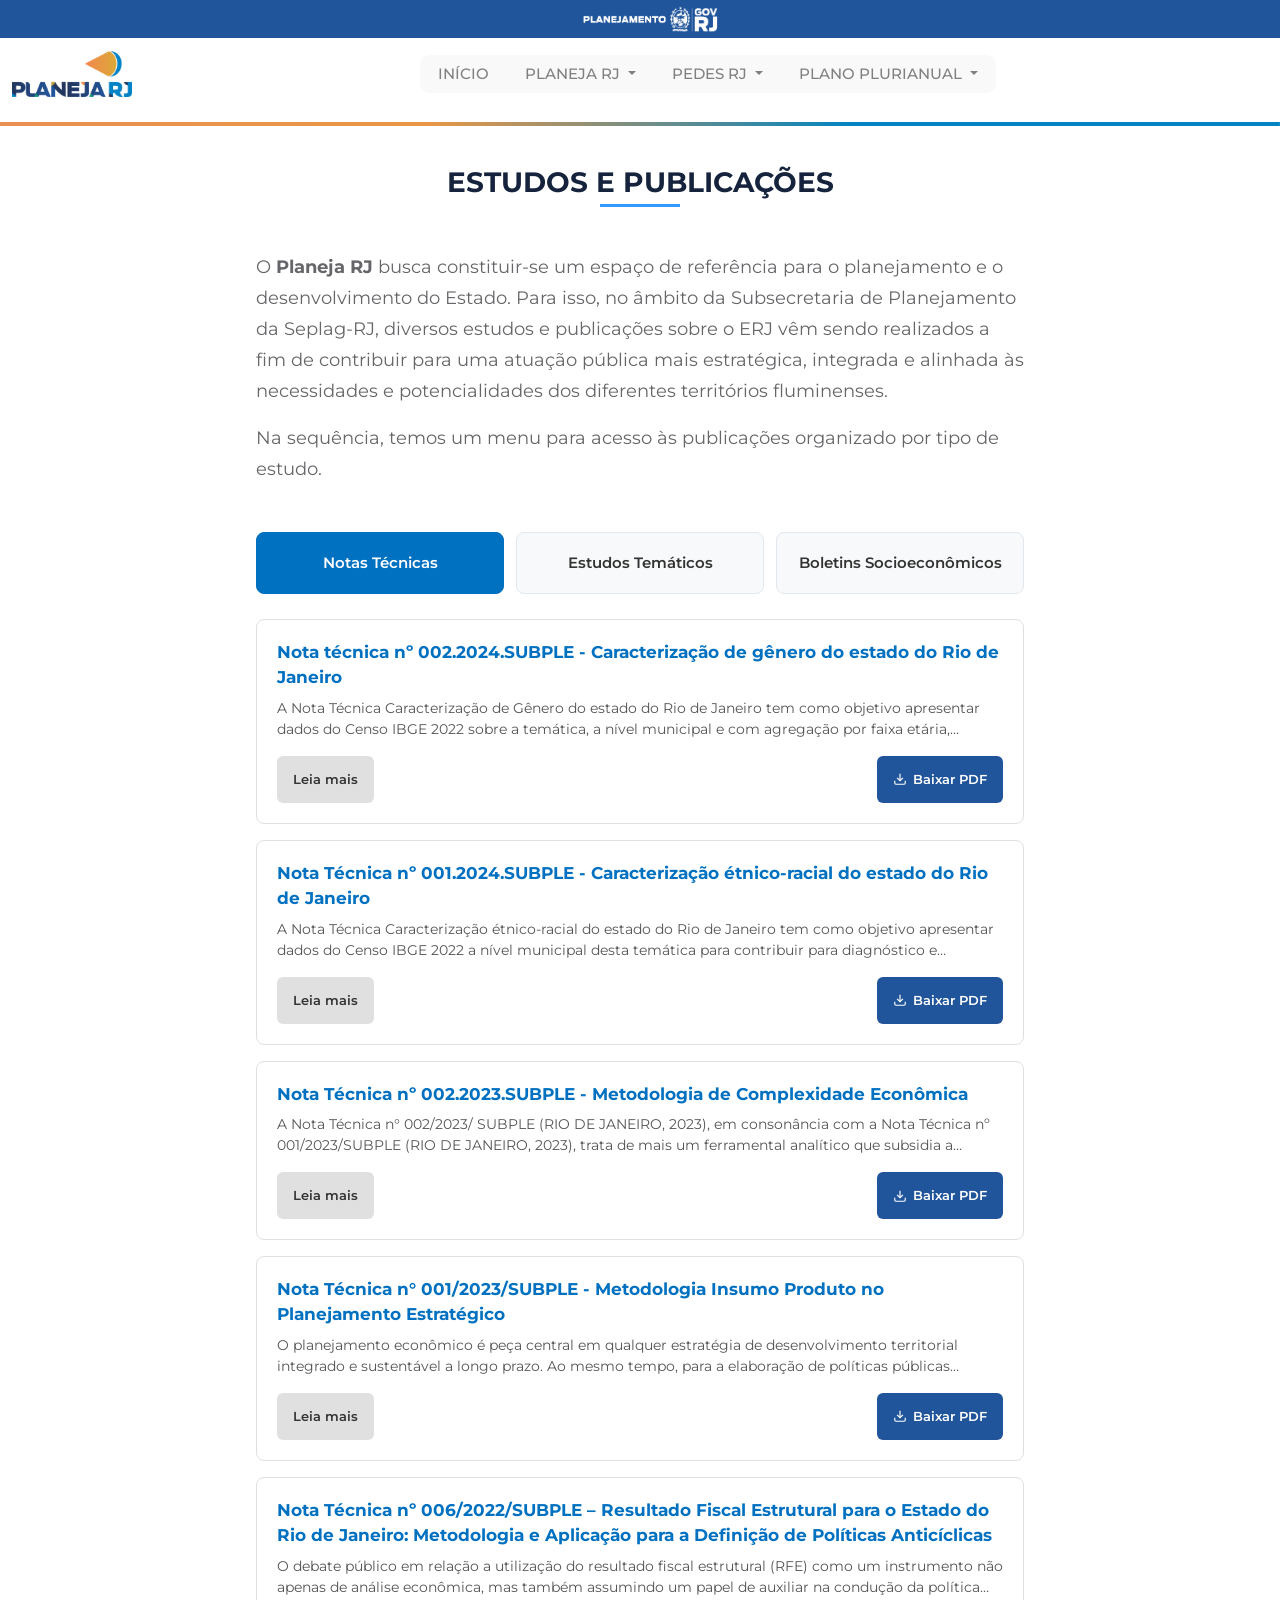
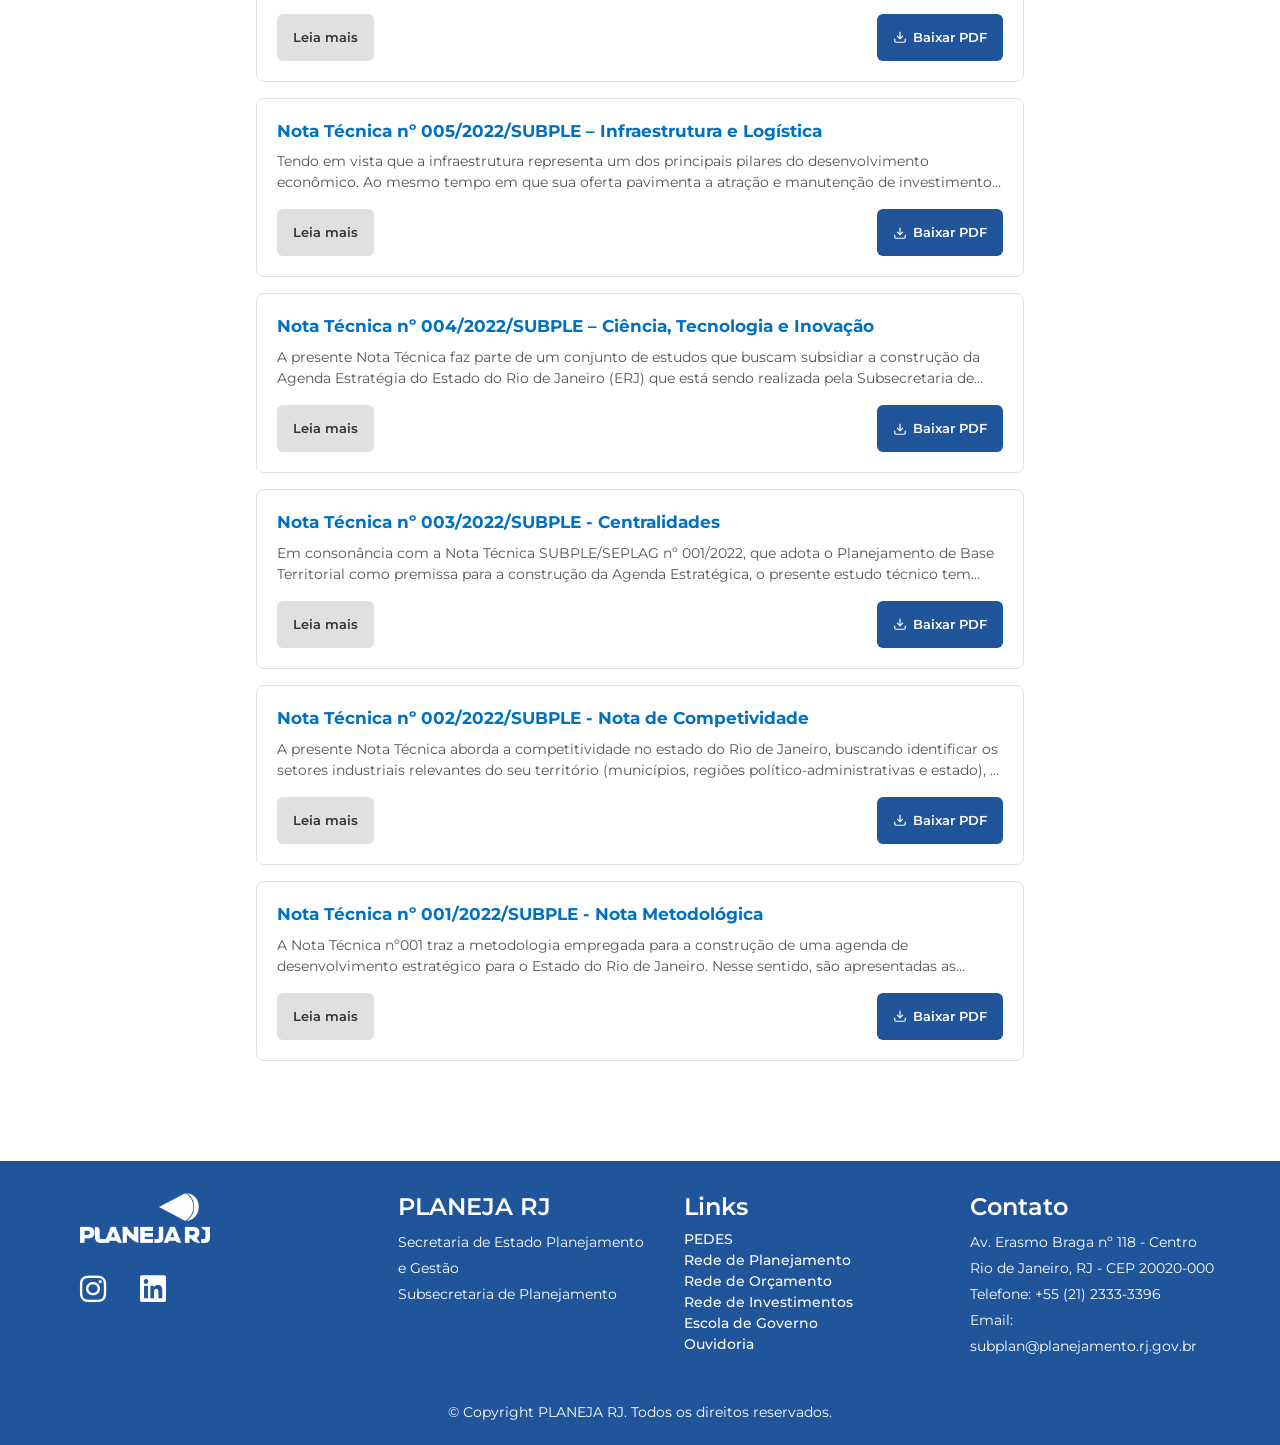
<file: PLANEJA/estudos-publicacoes.html>
<!DOCTYPE html>
<html lang="pt-br">

<head>

    <meta charset="UTF-8">
    <meta name="viewport" content="width=device-width, initial-scale=1.0">
    <title>PLANEJA RJ</title>
    <link href="../css/bootstrap.css" rel="stylesheet">
    <link rel="stylesheet" href="https://cdnjs.cloudflare.com/ajax/libs/font-awesome/6.5.1/css/all.min.css"
        integrity="sha512-DTOQO9RWCH3ppGqcWaEA1BIZOC6xxalwEsw9c2QQeAIftl+Vegovlnee1c9QX4TctnWMn13TZye+giMm8e2LwA=="
        crossorigin="anonymous" referrerpolicy="no-referrer" />
    <link href="../style.css" rel="stylesheet">
    <link rel="preconnect" href="https://fonts.googleapis.com">
    <link rel="preconnect" href="https://fonts.gstatic.com" crossorigin>
    <link href="https://fonts.googleapis.com/css2?family=Montserrat:ital,wght@0,100..900;1,100..900&display=swap"
        rel="stylesheet">
    <link rel="icon" type="image/png" sizes="16x16" href="./img/logos/marca_rede_simbolo.png">
    <meta name="adopt-website-id" content="80d0bc96-62ac-4c4d-8ab5-12bcbbb81f95" />
    <script src="//tag.goadopt.io/injector.js?website_code=80d0bc96-62ac-4c4d-8ab5-12bcbbb81f95"
        class="adopt-injector"></script>
</head>

<body>
    <section class="topo">
        <div class="link-topo">
            <!-- <a href="http://www.siplag.rj.gov.br/" class="footer-link">SIPLAG</a>
      <a href="https://siafe2.fazenda.rj.gov.br/Siafe/faces/login.jsp;jsessionid=0A091C502196FD115B2748863DC5B633"
        class="footer-link">SIAFE</a> -->
        </div>
        <div class="logoss">
            <div class="logos-topo">
                <a href="https://redeplan.planejamento.rj.gov.br/" target="_blank" class="redinv-topo"> <img
                        class="redinv-topo" src="../assets/img/logos/redeplan_marca_reduzida_negativo.png"
                        alt="Rede de Planejamento">
                </a>

                <a href="https://pedes.planejamento.rj.gov.br/" target="_blank" class="redor-topo"> <img
                        class="redor-topo" src="../assets/img/logos/pedes_marca_2026_negativo.png" alt="PEDES">
                </a>
            </div>
        </div>
        <img class="planejamento-topo" src="../assets/img/logos/Avatar_Planejamento_Negativo.png" alt="">
    </section>

    <header>
        <nav class="navbar navbar-expand-lg bg-body-tertiary">
            <div class="container-fluid">
                <a class="navbar-brand" href="../index.html"><img class="logo"
                        src="../assets/img/logos/planeja_rj_cor.png" alt="Planeja RJ"></a>
                <button class="navbar-toggler" type="button" data-bs-toggle="collapse" data-bs-target="#navbarNav"
                    aria-controls="navbarNav" aria-expanded="false" aria-label="Toggle navigation">
                    <span class="navbar-toggler-icon"></span>
                </button>
                <div class="collapse navbar-collapse justify-content-center" id="navbarNav">
                    <ul class="navbar-nav bgnav">
                        <li class="nav-item">
                            <a class="nav-link" aria-current="page" href="../index.html">INÍCIO</a>
                        </li>
                        <li class="nav-item dropdown">
                            <a class="nav-link dropdown-toggle" href="#" role="button" data-bs-toggle="dropdown"
                                aria-expanded="false">
                                PLANEJA RJ
                            </a>
                            <ul class="dropdown-menu">
                                <li><a class="dropdown-item" href="../PLANEJA/o-que-e.html">O que é?</a></li>
                                <li><a class="dropdown-item" href="../PLANEJA/longo-prazo.html">Horizonte de longo
                                        prazo</a>
                                </li>
                                <li><a class="dropdown-item" href="../PLANEJA/visao-territorial.html">Visão
                                        territorial</a></li>
                                <li><a class="dropdown-item" href="../PLANEJA/gestao-evidencias.html">Gestão baseada em
                                        evidências</a></li>
                                <li><a class="dropdown-item" href="../PLANEJA/estudos-publicacoes.html">Estudos e
                                        Publicações</a></li>
                            </ul>
                        </li>
                        <li class="nav-item dropdown">
                            <a class="nav-link dropdown-toggle" href="#" role="button" data-bs-toggle="dropdown"
                                aria-expanded="false">
                                PEDES RJ
                            </a>
                            <ul class="dropdown-menu">
                                <li><a class="dropdown-item" href="../PEDES/o-que-e-pedes.html">O que é?</a></li>
                                <li><a class="dropdown-item" href="../PEDES/missoes.html">Missões</a></li>
                                <li><a class="dropdown-item" href="../PEDES/ciclo-pedes.html">Ciclo Pedes</a></li>
                                <li><a class="dropdown-item" href="../PEDES/monitoramento.html">Monitoramento</a></li>
                                <li><a class="dropdown-item" href="../PEDES/legislacao-pedes.html">Legislação</a></li>
                            </ul>
                        </li>
                        <li class="nav-item dropdown">
                            <a class="nav-link dropdown-toggle" href="#" role="button" data-bs-toggle="dropdown"
                                aria-expanded="false">
                                PLANO PLURIANUAL
                            </a>
                            <ul class="dropdown-menu">
                                <li><a class="dropdown-item" href="../PPA/o-que-e-ppa.html">O que é?</a></li>
                                <li><a class="dropdown-item" href="../PPA/monitoramento.html">Monitoramento</a></li>
                                <li><a class="dropdown-item" href="../PPA/legislacao-ppa.html">Legislação</a></li>
                            </ul>
                        </li>
                    </ul>
                </div>
                <a href="https://www.rj.gov.br/" target="_blank" class="logoplanejamento">
                    <img class="logoplanejamento" src="../assets/img/logos/Avatar_Planejamento.png" alt=""></a>
            </div>
        </nav>
        <img class="line" src="../assets/img/logos/linha.png" alt="">
    </header>


    <section>
        <div class="col-md-12 text-center bulet mt-30">
            <h3 class="titulo-o-que-e">ESTUDOS E PUBLICAÇÕES</h3>
            <span class="bulet institucional"></span>
        </div>

        <div class="texto-geral text-justify texto-site mt-30">
            <p class="texto-geral">O <b>Planeja RJ</b> busca constituir-se um espaço de referência para o planejamento e
                o
                desenvolvimento do Estado. Para isso, no âmbito da Subsecretaria de Planejamento da Seplag-RJ, diversos
                estudos e publicações sobre o ERJ vêm sendo realizados a fim de contribuir para uma atuação pública mais
                estratégica, integrada e alinhada às necessidades e potencialidades dos diferentes territórios
                fluminenses.</p>
            <p class="texto-geral">Na sequência, temos um menu para acesso às publicações organizado por tipo de estudo.</p><br>

            <div class="secao-publicacoes">

                <!-- MENU DE ABAS (TOPO) -->
                <div class="menu-abas">
                    <!-- 1. MUDOU AQUI NO ONCLICK -->
                    <button class="aba-btn ativo" onclick="trocarAba(event, 'aba-notas-tecnicas')">Notas
                        Técnicas</button>
                    <button class="aba-btn" onclick="trocarAba(event, 'estudos-tematicos')">Estudos Temáticos</button>
                    <button class="aba-btn" onclick="trocarAba(event, 'boletins')">Boletins Socioeconômicos</button>
                </div>

                <!-- 2. MUDOU AQUI NO ID -->
                <div id="aba-notas-tecnicas" class="conteudo-aba ativo">

                    <div class="card-publicacao">
                        <h3 class="titulo-publicacao">
                            <a href="../assets/docs/notatecnica/Nota-Tecnica-no002.2024.SUBPLE-Caracterizacao-de-Genero-do-estado-do-Rio-de-Janeiro.pdf"
                                target="_blank">
                                Nota técnica nº 002.2024.SUBPLE - Caracterização de gênero do estado do Rio de Janeiro
                            </a>
                        </h3>
                        <p class="texto-publicacao">
                            A Nota Técnica Caracterização de Gênero do estado do Rio de Janeiro tem como objetivo
                            apresentar dados do Censo IBGE 2022 sobre a temática, a nível municipal e com agregação por
                            faixa etária, imprescindíveis para a definição e estruturação de políticas públicas, bem
                            como para a tomada de decisão sobre investimentos públicos indutores do desenvolvimento
                            econômico, social e ambiental do território, inclusive no âmbito da Missão 10 do PEDES –
                            Promoção da Igualdade Racial e de Gênero.
                        </p>
                        <div class="card-rodape">
                            <button class="btn-expandir" onclick="toggleTexto(this)">Leia mais</button>
                            <a href="../assets/docs/notatecnica/Nota-Tecnica-no002.2024.SUBPLE-Caracterizacao-de-Genero-do-estado-do-Rio-de-Janeiro.pdf"
                                target="_blank" class="btn-download" download>
                                <svg width="14" height="14" viewBox="0 0 24 24" fill="none" stroke="currentColor"
                                    stroke-width="2">
                                    <path d="M21 15v4a2 2 0 0 1-2 2H5a2 2 0 0 1-2-2v-4"></path>
                                    <polyline points="7 10 12 15 17 10"></polyline>
                                    <line x1="12" y1="15" x2="12" y2="3"></line>
                                </svg>
                                Baixar PDF
                            </a>
                        </div>
                    </div>

                    <div class="card-publicacao">
                        <h3 class="titulo-publicacao">
                            <a href="../assets/docs/notatecnica/Nota-Tecnica-001.2024.SUBPLE.pdf" target="_blank">
                                Nota Técnica nº 001.2024.SUBPLE - Caracterização étnico-racial do estado do Rio de
                                Janeiro
                            </a>
                        </h3>
                        <p class="texto-publicacao">
                            A Nota Técnica Caracterização étnico-racial do estado do Rio de Janeiro tem como objetivo
                            apresentar dados do Censo IBGE 2022 a nível municipal desta temática para contribuir para
                            diagnóstico e estruturação de políticas públicas, inclusive no âmbito da Missão 10 do PEDES
                            – Igualdade Racial e de Gênero.
                        </p>
                        <div class="card-rodape">
                            <button class="btn-expandir" onclick="toggleTexto(this)">Leia mais</button>
                            <a href="../assets/docs/notatecnica/Nota-Tecnica-001.2024.SUBPLE.pdf" target="_blank"
                                class="btn-download" download>
                                <svg width="14" height="14" viewBox="0 0 24 24" fill="none" stroke="currentColor"
                                    stroke-width="2">
                                    <path d="M21 15v4a2 2 0 0 1-2 2H5a2 2 0 0 1-2-2v-4"></path>
                                    <polyline points="7 10 12 15 17 10"></polyline>
                                    <line x1="12" y1="15" x2="12" y2="3"></line>
                                </svg>
                                Baixar PDF
                            </a>
                        </div>
                    </div>

                    <div class="card-publicacao">
                        <h3 class="titulo-publicacao">
                            <a href="../assets/docs/notatecnica/Nota-Tecnica-no-002.2023.SUBPLE-Metodologia-de-Complexidade-Economica.pdf"
                                target="_blank">
                                Nota Técnica nº 002.2023.SUBPLE - Metodologia de Complexidade Econômica
                            </a>
                        </h3>
                        <p class="texto-publicacao">
                            A Nota Técnica n° 002/2023/ SUBPLE (RIO DE JANEIRO, 2023), em consonância com a Nota Técnica
                            nº 001/2023/SUBPLE (RIO DE JANEIRO, 2023), trata de mais um ferramental analítico que
                            subsidia a elaboração de um planejamento estratégico territorial integrado e sustentável a
                            longo prazo, dando subsídios para políticas públicas voltadas à integração, coordenação e
                            indução da estrutura produtiva do território fluminense.<br><br>

                            A rede de complexidade econômica é um ferramental analítico mais recente, com origem em
                            2009, e têm sido cada vez mais utilizada no globo como subsídio para políticas industriais.
                            Essa metodologia permite um diagnóstico das bases produtivas existentes no território a
                            partir de suas propriedades dinâmicas de desenvolvimento. Com base nesse ferramental são
                            calculados índices de complexidade, de forma que uma maior Complexidade Econômica indica a
                            existência de setores mais complexos, com mais capacidades produtivas, de maior tecnologia e
                            inovação.<br><br>

                            Esse ferramental permite uma melhor orientação para políticas públicas, indicando os
                            impactos da promoção de determinados setores sobre a dinâmica de longo prazo de
                            desenvolvimento produtivo regional. Ao mensurar a proximidade entre os setores, orienta
                            promover segmentos que compreendem um conjunto de setores com “capacidades próximas” das já
                            existentes, dentro de uma política estratégica de longo prazo que foque em segmentos mais
                            complexos. Dessa forma é mais fácil diversificar a estrutura produtiva para indústrias mais
                            complexas que dependem de capacidades similares para serem desenvolvidas.<br><br>

                            Os índices de complexidade possuem forte correlação com o desenvolvimento econômico de uma
                            região e possibilitam indicar quais setores devem ser priorizados em determinada região em
                            troca de outros, a partir de uma lógica de vantagem comparativa setorial. Além disso, também
                            possibilitam uma análise espacial, ao permitir calcular a complexidade das regiões com base
                            na estrutura produtiva existente nas regiões.<br><br>

                            Nesse sentido, a Nota Técnica nº 002/2023/SUBPLE (RIO DE JANEIRO, 2023b) que descreve a
                            metodologia de Rede de Complexidade para o planejamento estratégico apresenta os aspectos
                            teóricos e realiza aplicações com o objetivo de auxiliar o estado do Rio de Janeiro a
                            encontrar quais setores têm maior potencial de indução e adensamento das cadeias produtivas
                            regionais e que permitem um maior desenvolvimento econômico, sustentável e de longo prazo,
                            indicando a complexidade das regiões de governo fluminense e quais setores são mais
                            complexos e mais próximos de sua estrutura produtiva regional.<br><br>
                        </p>
                        <div class="card-rodape">
                            <button class="btn-expandir" onclick="toggleTexto(this)">Leia mais</button>
                            <a href="../assets/docs/notatecnica/Nota-Tecnica-no-002.2023.SUBPLE-Metodologia-de-Complexidade-Economica.pdf"
                                target="_blank" class="btn-download" download>
                                <svg width="14" height="14" viewBox="0 0 24 24" fill="none" stroke="currentColor"
                                    stroke-width="2">
                                    <path d="M21 15v4a2 2 0 0 1-2 2H5a2 2 0 0 1-2-2v-4"></path>
                                    <polyline points="7 10 12 15 17 10"></polyline>
                                    <line x1="12" y1="15" x2="12" y2="3"></line>
                                </svg>
                                Baixar PDF
                            </a>
                        </div>
                    </div>

                    <div class="card-publicacao">
                        <h3 class="titulo-publicacao">
                            <a href="../assets/docs/notatecnica/Nota-Tecnica-no-001.2023.SUBPLE-Metodolodia-Insumo-Produto-no-Planejamento-Estrategico.pdf"
                                target="_blank">
                                Nota Técnica n° 001/2023/SUBPLE - Metodologia Insumo Produto no Planejamento Estratégico
                            </a>
                        </h3>
                        <p class="texto-publicacao">
                            O planejamento econômico é peça central em qualquer estratégia de desenvolvimento
                            territorial integrado e sustentável a longo prazo. Ao mesmo tempo, para a elaboração de
                            políticas públicas voltadas à integração, coordenação e indução da estrutura produtiva de um
                            território, é essencial que a administração pública – e a sociedade – disponham de
                            ferramental analítico e produção de dados primários que subsidiem a produção de diagnósticos
                            tempestivos e acurados, e que permitam uma avaliação dos esforços já implementados.<br><br>

                            Neste sentido, no Estado do Rio de Janeiro, o ano de 2022 foi marcado pela aprovação da
                            Emenda à Constituição Estadual n° 92/22, que instituiu o Plano Estratégico de
                            Desenvolvimento Econômico e Social, o qual deve orientar as políticas públicas em um
                            horizonte de tempo maior. É sem dúvida avanço fundamental no sentido de racionalizar e
                            perenizar boas práticas de políticas públicas, fortalecendo o papel do estado em seus
                            esforços voltados ao desenvolvimento territorial. Para subsidiar a elaboração de tal plano,
                            está prevista a utilização da metodologia insumo-produto, como forma de ampará-lo com
                            diagnósticos e ferramental capazes de avaliar seus efeitos indutores.<br><br>

                            O referencial insumo-produto, por sua vez, tem longa história de uso nas políticas públicas
                            ao redor do globo. Fornecendo um retrato da estrutura produtiva e sobretudo das
                            interdependências entre os setores econômicos, cuja análise é condição incontornável para um
                            planejamento econômico eficaz e eficiente. Ela é usada em análises de política econômica,
                            planejamento e desenvolvimento regional, além de ser uma ferramenta importante para prever
                            os efeitos de mudanças em políticas econômicas ou de produção. A matriz mostra como a
                            produção de um setor depende do fornecimento de insumos por outros setores.<br><br>

                            Nesse sentido, a Nota Técnica nº 001/2023/SUBPLE (RIO DE JANEIRO, 2023ª) que descreve a
                            metodologia Insumo-Produto para o planejamento estratégico tem como objetivo descrever os
                            aspectos teóricos e realizar aplicações que ajudem o estado do Rio de Janeiro a encontrar
                            encadeamentos entre setores e efeitos multiplicadores para as variáveis econômicas que são
                            de interesse para o desenvolvimento do Estado: PIB, Emprego e Arrecadação.
                        </p>
                        <div class="card-rodape">
                            <button class="btn-expandir" onclick="toggleTexto(this)">Leia mais</button>
                            <a href="../assets/docs/notatecnica/Nota-Tecnica-no-001.2023.SUBPLE-Metodolodia-Insumo-Produto-no-Planejamento-Estrategico.pdf"
                                target="_blank" class="btn-download" download>
                                <svg width="14" height="14" viewBox="0 0 24 24" fill="none" stroke="currentColor"
                                    stroke-width="2">
                                    <path d="M21 15v4a2 2 0 0 1-2 2H5a2 2 0 0 1-2-2v-4"></path>
                                    <polyline points="7 10 12 15 17 10"></polyline>
                                    <line x1="12" y1="15" x2="12" y2="3"></line>
                                </svg>
                                Baixar PDF
                            </a>
                        </div>
                    </div>

                    <div class="card-publicacao">
                        <h3 class="titulo-publicacao">
                            <a href="../assets/docs/notatecnica/Nota-Tecnica-no-006.2022.SUBPLE-Resultado-Fiscal-Estrutural-para-o-ERJ.pdf"
                                target="_blank">
                                Nota Técnica nº 006/2022/SUBPLE – Resultado Fiscal Estrutural para o Estado do Rio de
                                Janeiro: Metodologia e Aplicação para a Definição de Políticas Anticíclicas
                            </a>
                        </h3>
                        <p class="texto-publicacao">
                            O debate público em relação a utilização do resultado fiscal estrutural (RFE) como um
                            instrumento não apenas de análise econômica, mas também assumindo um papel de auxiliar na
                            condução da política econômica, ganha cada vez mais espaço e serve de inspiração para a
                            elaboração da presente Nota Técnica. Nesse sentido, a proposição elaborada por Rocha [1]
                            define que:<br><br>

                            “Administrar as contas públicas a partir do RFE removerá os efeitos de eventos excepcionais,
                            ajustando o resultado primário pelos números do correspondente ciclo. A discussão, no caso,
                            alçaria patamar mais qualificado de governança: sairíamos do raciocínio bipolar em gastar
                            mais, ou menos. O debate entraria na órbita de o quanto se deve despender de acordo com as
                            necessidades impostas por um dado período. A responsabilidade fiscal deve ser, portanto,
                            espécie de fiança estrutural do país.”<br><br>

                            Este estudo analisa a condução da política fiscal no Estado do Rio de Janeiro (ERJ) entre os
                            anos de 2004 e 2021. Considerou-se o cálculo do resultado fiscal estrutural para remover do
                            resultado primário do governo os efeitos do ciclo econômico e dos eventos não-recorrentes
                            que impactam receitas e despesas. Foram estimados o produto potencial e a tendência de longo
                            prazo para o preço do petróleo, bem como a elasticidade de grupos de receitas selecionados
                            ao hiato do produto. Os resultados indicam que o estado teve uma orientação majoritariamente
                            pró-cíclica durante o período analisado, ou seja, não atuou para suavizar os efeitos do
                            ciclo econômico.<br><br>

                            O contexto fiscal da economia nacional recente pode ser dividido em quatro períodos: (i)
                            consolidação fiscal, 1999-2004; (ii) flexibilização fiscal via investimentos públicos,
                            2005-2010; (iii) flexibilização fiscal via subsídios e desonerações, 2011-2014; e (iv) a
                            hipótese de austeridade fiscal expansionista, 2015 em diante. Por fim, após 2015 prevaleceu
                            uma política fiscal conduzida pela hipótese de austeridade expansionista. Assim, durante um
                            3 período de recessão prolongada a orientação da política fiscal caminhou no sentido de
                            congelamento real dos gastos públicos, além de reformas econômicas com externalidades
                            negativas e riscos do ponto de vista social.<br><br>

                            A finalidade deste estudo é apresentar uma solução metodológica e uma aplicação do RFE para
                            o Estado do Rio de Janeiro (ERJ). Para o alcance desse objetivo foram utilizadas como
                            referências primárias as metodologias empregadas pelo FMI [2], OCDE [3] e SPE [4]. Quando
                            necessário, a metodologia foi adaptada para considerar as especificidades econômicas do ERJ
                            e, assim, melhor orientar os formuladores de políticas públicas/econômicas em relação aos
                            efeitos da política fiscal na solvência de longo prazo e na expansão da capacidade de
                            investimento do estado.<br><br>

                            A nota metodológica está organizada da seguinte maneira: resumo e introdução nas Seções 1 e
                            2, respectivamente; a Seção 3 apresenta a discussão sobre regras de política fiscal, a Seção
                            4 aborda os aspectos teóricos que envolvem o RFE, a Seção 5 apresenta a motivação para o
                            cálculo do RFE no estado do Rio de Janeiro, a Seção 6 descreve a metodologia empregada para
                            na construção do RFE, a Seção 7 apresenta os principais resultados encontrados, a Seção 8
                            traz as considerações finais e, por fim, a Seção 9 apresenta orientações para a condução da
                            política fiscal a partir da desagregação do resultado primário.<br><br>

                            Conclui-se, quanto à orientação para políticas econômicas, que a utilização de regras
                            fiscais se mostrou importante a partir dos anos 2000 para que certos países subdesenvolvidos
                            pudessem atuar, assim como se evidencia no caso dos países desenvolvidos, através de uma
                            orientação anticíclica para a política fiscal – ou seja, seguindo o pressuposto econômico
                            básico de reduzir gastos e criar poupança nos períodos 33 de expansão econômica e aumentar
                            os gastos em investimentos com efeito multiplicador elevado nos períodos de recessão
                            econômica – para estabilizar os efeitos do ciclo econômico.<br><br>

                            [1] ROCHA, Nelson. Uma luz no início do túnel. Correio Braziliense, 2022. Disponível em:
                            <https:
                                //www.correiobraziliense.com.br/opiniao/2022/12/5060033-artigo-uma-luz-no-inicio-do-tunel.html>
                                <br><br>

                                [2] BORNHORST, Fabian et al. When and how to adjust beyond the business cycle? A guide
                                to structural fiscal balances. International Monetary Fund, 2011. Disponível em: <https:
                                    //www.imf.org/external/pubs/ft/tnm/2011/tnm1102.pdf><br><br>

                                    [3] GIROUARD, Nathalie. e C. André (2005). Measuring Cyclically-adjusted Budget
                                    Balances for OECD Countries. OECD Economics Department Working Papers, No. 434, OECD
                                    Publishing, Paris, Disponível em: <https: //doi.org/10.1787/787626008442><br><br>

                                        [4] SPE (2021). Nota metodológica: resultado fiscal estrutural 2020. Ministério
                                        da Economia, Secretaria de Política Econômica. Disponível em: <https:
                                            //www.gov.br/fazenda/pt-br/assuntos/politica-fiscal/atuacao-spe/resultado
                                            fiscal-estrutural/notas-metodologicas/nota-metodologica-atualizada>
                        </p>
                        <div class="card-rodape">
                            <button class="btn-expandir" onclick="toggleTexto(this)">Leia mais</button>
                            <a href="../assets/docs/notatecnica/Nota-Tecnica-no-006.2022.SUBPLE-Resultado-Fiscal-Estrutural-para-o-ERJ.pdf"
                                target="_blank" class="btn-download" download>
                                <svg width="14" height="14" viewBox="0 0 24 24" fill="none" stroke="currentColor"
                                    stroke-width="2">
                                    <path d="M21 15v4a2 2 0 0 1-2 2H5a2 2 0 0 1-2-2v-4"></path>
                                    <polyline points="7 10 12 15 17 10"></polyline>
                                    <line x1="12" y1="15" x2="12" y2="3"></line>
                                </svg>
                                Baixar PDF
                            </a>
                        </div>
                    </div>

                    <div class="card-publicacao">
                        <h3 class="titulo-publicacao">
                            <a href="../assets/docs/notatecnica/Nota-Tecnica-no-005.2022.SUBPLE-Infraestrutura-e-Logistica.pdf"
                                target="_blank">
                                Nota Técnica nº 005/2022/SUBPLE – Infraestrutura e Logística
                            </a>
                        </h3>
                        <p class="texto-publicacao">
                            Tendo em vista que a infraestrutura representa um dos principais pilares do desenvolvimento
                            econômico. Ao mesmo tempo em que sua oferta pavimenta a atração e manutenção de
                            investimentos, as lacunas e a ausência de planejamento podem acarretar severos gargalos e
                            deseconomias, a presente nota técnica se propõe a destacar os elementos que condicionam a
                            competitividade dos setores, visto que se trata de um indicador fundamental para a aferição
                            da competitividade de uma região.<br><br>

                            Independente dos processos históricos, a simples pavimentação de uma estrada vicinal, o
                            acesso à internet de qualidade ou a instalação de um aeroporto regional permanecem, hoje,
                            como elementos decisivos para novas oportunidades de negócios e para a ampliação do bem
                            estar da população local. E prejuízos consideráveis são contabilizados no tempo de
                            deslocamento da mão de obra ao local de trabalho, nos assaltos a mercadorias transportadas,
                            na desconexão entre portos e ferrovias ou em apagões energéticos.<br><br>

                            Para efeito do presente documento, consideramos a infraestrutura econômica, que fundamenta
                            as perspectivas de desenvolvimento do setor produtivo. Essa delimitação engloba duas
                            vertentes, essenciais para a atração, implantação e operação de unidades fabris, comerciais
                            ou extrativas, públicas ou privadas, com efeitos multiplicadores na geração de renda e
                            emprego no território. São elas: a Infraestrutura Física (Energia, Telecomunicações e
                            Saneamento) e a Infraestrutura Logística (Portos, Aeroportos, Rodovias, Ferrovias, Dutovias
                            e Centros Logísticos).
                        </p>
                        <div class="card-rodape">
                            <button class="btn-expandir" onclick="toggleTexto(this)">Leia mais</button>
                            <a href="../assets/docs/notatecnica/Nota-Tecnica-no-005.2022.SUBPLE-Infraestrutura-e-Logistica.pdf"
                                target="_blank" class="btn-download" download>
                                <svg width="14" height="14" viewBox="0 0 24 24" fill="none" stroke="currentColor"
                                    stroke-width="2">
                                    <path d="M21 15v4a2 2 0 0 1-2 2H5a2 2 0 0 1-2-2v-4"></path>
                                    <polyline points="7 10 12 15 17 10"></polyline>
                                    <line x1="12" y1="15" x2="12" y2="3"></line>
                                </svg>
                                Baixar PDF
                            </a>
                        </div>
                    </div>

                    <div class="card-publicacao">
                        <h3 class="titulo-publicacao">
                            <a href="../assets/docs/notatecnica/Nota-Tecnica-no-004.2022.SUBPLE-Ciencia-Tecnologia-e-Inovacao-no-ERJ.pdf"
                                target="_blank">
                                Nota Técnica nº 004/2022/SUBPLE – Ciência, Tecnologia e Inovação
                            </a>
                        </h3>
                        <p class="texto-publicacao">
                            A presente Nota Técnica faz parte de um conjunto de estudos que buscam subsidiar a
                            construção da Agenda Estratégia do Estado do Rio de Janeiro (ERJ) que está sendo realizada
                            pela Subsecretaria de Planejamento Estratégico e que tem como principais pilares: a promoção
                            do bem-estar social; a integração e diversificação econômica; o alcance da sustentabilidade
                            ambiental; e o desenvolvimento de uma vantagem competitiva mais associada ao progresso
                            técnico [1]. A consecução destes objetivos passa pela realização de um diagnóstico robusto
                            dos gargalos e potenciais do estado em diferentes dimensões. Desta forma, o olhar sobre o
                            cenário de Ciência, Tecnologia e Inovação no estado se alia a outros estudos, sendo eles:
                            Competitividade, Centralidade e Infraestrutura.<br><br>

                            Busca-se com esse estudo, portanto, fazer uma radiografia do Sistema Regional de Inovação
                            (SRI) fluminense, caracterizando seus principais ativos e identificando suas fragilidades e
                            potencialidades. A principal questão a ser respondida é: o que falta para o Rio de Janeiro
                            ter um SRI dinâmico? Esta preocupação está relacionada ao fato de o estado possuir uma base
                            de conhecimento bastante relevante, porém sem conseguir transformá-la em vantagem
                            competitiva perante outros estados. Espera-se com essa nota identificar os caminhos pelos
                            quais o ERJ pode se transformar sua estrutura produtiva através da inovação, tornando-a mais
                            integrada e diversificada, ao passo que consiga promover a sustentabilidade e aumentar o
                            bem-estar da população.<br><br>

                            Os Sistemas Regionais de Inovação são formados por quatro subsistemas com coerência e
                            dinâmicas próprias que incluem: a demanda, representada pelo mercado consumidor e sociedade
                            civil; o subsistema de produção e inovação, composto pelas empresas industriais e de
                            serviços, bem como fornecedores, consumidores, colaboradores e competidores; o subsistema de
                            geração e difusão do conhecimento, composto pelas organizações públicas e privadas de
                            pesquisa, organizações educacionais e organizações intermediárias; e, por fim, o subsistema
                            de política regional, que engloba as organizações políticas e agências regionais de
                            desenvolvimento e fomento responsáveis por formular e implementar as políticas de apoio à
                            inovação. As conexões entre esses subsistemas, por seu turno, contribuem para determinar a
                            vitalidade do sistema em termos de inovação e da ocorrência do aprendizado interativo
                            (Cooke, 1998). A Figura abaixo busca representar esquematicamente um SRI:<br><br>

                            Não é possível pensar o presente e o futuro do SRI fluminense sem falar da cadeia de
                            Petróleo e Gás. O volume gigantesco de recursos oriundos desta cadeia foi responsável por
                            desenvolver uma fantástica capacitação tecnológica e pela criação de robustas redes
                            envolvendo ICTs e empresas. Com uma governança adequada e uma política de longo prazo é
                            possível utilizar a parte bem-sucedida trazida pela cadeia de P&G, incluindo capacidade
                            tecnológica, mão-de-obra qualificada, estrutura de Pesquisa e Desenvolvimento e arranjos
                            institucionais envolvendo empresas e ICTs, para desenvolver setores correlatos,
                            especialmente na área das energias de transição – solar, hidrogênio verde, eólica off-shore.
                            Ao mesmo tempo, o estado poderia estimular a capacitação de fornecedores locais, em especial
                            industriais e de serviços intensivos em conhecimento, para atender as demandas das grandes
                            empresas produtoras instaladas na região. O aumento da produção decorrente do Pré-Sal nos
                            próximos anos é uma janela de oportunidade significativa para o estado.<br><br>

                            Como mostrou Santos (2020b), um dos grandes gargalos para o SRI fluminense utilizar os
                            ativos de conhecimento, criar redes de conhecimento inovação e desenvolver cadeias
                            produtivas regionais é o ambiente institucional hostil, caracterizado por baixo nível de
                            confiança, ausência de cooperação, excesso de individualismo e descontinuidade de políticas
                            públicas. Para a superação deste ambiente existem algumas premissas e uma
                            oportunidade.<br><br>

                            [1] SUBPLE – SUBSECRETARIA DE PLANEJAMENTO ESTRATÉGICO. Nota Técnica nº 001 – Metodologia.
                            Rio de Janeiro, 2022a.<br><br>

                            [2] SANTOS, G. O.; LA ROVERE, R. L. Caracterização dos principais ativos do Sistema Regional
                            de Inovação fluminense e desafios para uma agenda de desenvolvimento pós-Covid. Cadernos do
                            Desenvolvimento Fluminense, nº 19, Dossiê: Retomada econômica pós-pandemia, jul-dez,
                            2020.<br><br>

                            [3] COOKE, P. Introduction, in BRACZYK H.-J.; COOKE, P.; HEIDENREICH, M. (Eds.) Regional
                            Innovation Systems, UCL Press, London, 1998.
                        </p>
                        <div class="card-rodape">
                            <button class="btn-expandir" onclick="toggleTexto(this)">Leia mais</button>
                            <a href="../assets/docs/notatecnica/Nota-Tecnica-no-004.2022.SUBPLE-Ciencia-Tecnologia-e-Inovacao-no-ERJ.pdf"
                                target="_blank" class="btn-download" download>
                                <svg width="14" height="14" viewBox="0 0 24 24" fill="none" stroke="currentColor"
                                    stroke-width="2">
                                    <path d="M21 15v4a2 2 0 0 1-2 2H5a2 2 0 0 1-2-2v-4"></path>
                                    <polyline points="7 10 12 15 17 10"></polyline>
                                    <line x1="12" y1="15" x2="12" y2="3"></line>
                                </svg>
                                Baixar PDF
                            </a>
                        </div>
                    </div>

                    <div class="card-publicacao">
                        <h3 class="titulo-publicacao">
                            <a href="../assets/docs/notatecnica/Nota-Tecnica-no-003.2022.SUBPLE-Centralidades.pdf"
                                target="_blank">
                                Nota Técnica nº 003/2022/SUBPLE - Centralidades
                            </a>
                        </h3>
                        <p class="texto-publicacao">
                            Em consonância com a Nota Técnica SUBPLE/SEPLAG nº 001/2022, que adota o Planejamento de
                            Base Territorial como premissa para a construção da Agenda Estratégica, o presente estudo
                            técnico tem como finalidade analisar a organização socioespacial fluminense, partindo de uma
                            análise das centralidades do estado. A ideia é identificar e mapear como as aglomerações
                            urbanas e os arranjos produtivos estão estruturados territorialmente. E, inversamente, como
                            a dinâmica econômica estadual pode contribuir ou, até mesmo, atravancar o desenvolvimento e
                            integração econômica de regiões e cidades.<br><br>

                            Assumindo como referência os desafios à consolidação de uma economia diversificada, tendo
                            como pilares o desenvolvimento tecnológico, o bem-estar social da população e a
                            sustentabilidade socioambiental, pretende-se identificar elementos característicos do
                            ordenamento regional a partir da análise de fluxos populacionais, dos ativos locais e
                            atividades produtivas. Busca-se, assim, contribuir para a superação da noção de
                            “regiões-programa” ou “regiões de planejamento”, características do planejamento
                            governamental [1]. Pois, historicamente, o planejamento e as intervenções públicas acabam
                            por reproduzir um conceito de região com certo grau de homogeneidade. Quando na verdade, a
                            complexidade do espaço social e sua capacidade de articulação devem problematizar definições
                            regionais rígidas.<br><br>

                            A gestão pública, ao assumir essa perspectiva complexa do território, deve estabelecer uma
                            combinação de critérios variados que possam abrir um diálogo entre a ação pública e as
                            múltiplas espacialidades e territorialidades existentes. O desenvolvimento regional, sob
                            esta ótica, passa a ser visto como “processo multifacetado de intensa transformação
                            estrutural” [2, p.21]. E planejamento deve ser capaz de identificar e induzir, por meio da
                            mobilização de recursos e investimentos, ações estruturantes alinhadas à ideia de
                            Desenvolvimento Regional Econômico e Sustentável.<br><br>

                            O poder público estadual, nessa direção, precisa reafirmar seu papel fundamental de
                            articulação sociopolítica para o desenvolvimento urbano-regional do Estado do Rio de
                            Janeiro. A indução do desenvolvimento econômico e o enfrentamento das desigualdades sociais
                            devem ser retomados pela Administração de forma efetiva e integrada, de maneira a criar e
                            fortalecer os mecanismos institucionais de planejamento territorial.<br><br>

                            Assim, retomando a proposta de construção de uma Agenda Estratégica, serão adotados os
                            seguintes critérios técnicos no presente estudo, são eles:<br><br>

                            1. Distinguir o que deve ser tratado como problema efetivamente regional urbano e o que deve
                            ser considerado uma questão de ordem local;<br>
                            2. Definir critérios claros para a inserção de municípios participantes na esfera política e
                            institucional da Região Metropolitana e demais aglomerações
                            urbanas do Rio de Janeiro.<br>
                            3. A ação pública estadual deve ter capacidade para identificar processos oriundos de
                            distintas
                            territorialidades e escalas espaciais.<br>
                            4. É fundamental mapear processos, redes e fluxos que produzem articulação e integração
                            entre
                            territórios e regiões. Assim como, identificar quais são as
                            estruturas que articulam as centralidades e regionalidades do ERJ aos demais centros e
                            metrópoles do país e do mundo.<br><br>
                            [1] HAESBAERT, R. Regional-global: dilemas da região e da regionalização na geografia
                            contemporânea. Rio de Janeiro: Bertrand Brasil, 2010.<br><br>

                            [2] BRASIL. Ministério do Planejamento, Orçamento e Gestão. Secretaria de Planejamento e
                            Investimentos Estratégicos – SPI. Estudo da Dimensão
                            Territorial para o Planejamento: Volume III – Regiões de Referência. Ministério do
                            Planejamento, Orçamento e Gestão. Brasília: MPOG, 2008
                        </p>
                        <div class="card-rodape">
                            <button class="btn-expandir" onclick="toggleTexto(this)">Leia mais</button>
                            <a href="../assets/docs/notatecnica/Nota-Tecnica-no-003.2022.SUBPLE-Centralidades.pdf"
                                target="_blank" class="btn-download" download>
                                <svg width="14" height="14" viewBox="0 0 24 24" fill="none" stroke="currentColor"
                                    stroke-width="2">
                                    <path d="M21 15v4a2 2 0 0 1-2 2H5a2 2 0 0 1-2-2v-4"></path>
                                    <polyline points="7 10 12 15 17 10"></polyline>
                                    <line x1="12" y1="15" x2="12" y2="3"></line>
                                </svg>
                                Baixar PDF
                            </a>
                        </div>
                    </div>

                    <div class="card-publicacao">
                        <h3 class="titulo-publicacao">
                            <a href="../assets/docs/notatecnica/Nota-Tecnica-Competitividade.SEI-120001_007617_2022.pdf"
                                target="_blank">
                                Nota Técnica nº 002/2022/SUBPLE - Nota de Competividade
                            </a>
                        </h3>
                        <p class="texto-publicacao">
                            A presente Nota Técnica aborda a competitividade no estado do Rio de Janeiro, buscando
                            identificar os setores industriais relevantes do seu território (municípios, regiões
                            político-administrativas e estado), a fim de um diagnóstico da evolução da estrutura
                            produtiva industrial fluminense desde o ano de 2006 até 2020.<br><br>

                            Esse estudo é parte da construção de uma Agenda Estratégica que servirá para subsidiar
                            futuras políticas públicas voltadas ao desenvolvimento socioeconômico que levem em
                            consideração (i) o bem estar social, (ii) a sustentabilidade ambiental, (iii) a busca pela
                            diversificação e maior integração, bem como (iv) a vantagem competitiva mais associada ao
                            progresso técnico, ao encontro da metodologia contida na Nota Técnica nº
                            001/2022/SUBPLE.<br><br>

                            A industrialização não envolve o avanço simplesmente de setores industriais, mas o processo
                            de adensamento produtivo, enquanto consolidação de uma base de valorização intersetorial
                            ágil e diversificada que ancora seu elemento motor para alcançar dinamismo próprio na maior
                            diferenciação do aparelho produtivo. Ademais, o cerne do problema não se refere simplesmente
                            à busca de maiores vantagens competitivas para a dinamização de alguns setores econômicos,
                            mas sim qual o tipo de dinamismo desejável entre os interesses múltiplos e as diferenças nos
                            projetos socioeconômicos em disputa.<br><br>

                            Uma competitividade sistêmica não envolve apenas a atração de investimentos e a existência
                            de fatores de competitividade para uma dada localidade. Ela se baseia em um processo de
                            adensamento do setor produtivo que busca alcançar dinamismo econômico próprio em determinado
                            território, cujo instrumento propulsor de um crescimento econômico sustentável e igualitário
                            está lastreado na sinergia entre as ações do Estado, da sociedade civil organizada e das
                            empresas.<br><br>

                            Ressalta-se que esta nota não tinha por objetivo um comparativo estadual dos fatores de
                            competitividade, mas um diagnóstico dos setores econômicos (divisões da CNAE) relevantes no
                            território fluminense. Contudo, um aprofundamento do debate sobre como esses mecanismos
                            influenciam na competitividade entre Unidades da Federação e suas consequências para o
                            adensamento produtivo no estado do Rio de Janeiro é de suma importância. É necessária,
                            ainda, uma análise detalhada das atividades econômicas relevantes nos seus distintos
                            territórios (municípios e regiões de governo), relacionando-as a tais fatores de
                            competitividade.<br><br>

                            Apesar do estado do Rio de Janeiro, em alguns casos, ter se mostrado relevante em relação às
                            demais Unidades da Federação, seja em determinados anos, setores ou períodos, ainda se faz
                            necessário pensar nessa competitividade de forma sistêmica diretamente associada a uma
                            trajetória de crescimento com alta qualidade, em que é preciso fortalecer as economias das
                            regiões político-administrativas, observando os potenciais dos territórios. Para tal, é
                            crucial definir estratégias de desenvolvimento a partir do conhecimento das estruturas já
                            presentes em tais espaços.<br><br>

                            Isso significa a necessidade de execução de um plano de desenvolvimento atento às sinergias
                            entre a dinâmica das cadeias produtivas e os parâmetros estruturais da política regional e
                            urbana e de inovação, como situação do mercado de trabalho, natureza da base produtiva,
                            pressão demográfica, formas de ocupação urbana, aproveitamento econômico das diversas bases
                            de conhecimento, possibilidade de desenvolver sistemas regionais de inovação etc.<br><br>

                            A crise política e econômica iniciada em 2014, tanto no Governo Federal como em outras
                            Unidades da Federação, acabou por afetar diversos setores da economia brasileira. No ERJ, o
                            desaceleramento da economia começou a ser notado a partir de 2015, mas mantinha os níveis de
                            crescimento, principalmente, pelos investimentos decorrentes dos grandes eventos como os
                            jogos olímpicos, que ainda impactavam positivamente a demanda efetiva estadual e geração de
                            emprego e renda.<br><br>

                            O estado, antes de 2015, chegou a apresentar as menores taxas de desemprego do país, em
                            níveis próximos ao de pleno emprego, mas esse cenário foi estimulado, em grande medida, pelo
                            aumento dos gastos públicos, sem que houvesse uma estratégia de coordenação e direcionamento
                            dos investimentos (públicos e privados), que fosse capaz de sustentar uma competitividade
                            sistêmica da economia fluminense. Assim, tal crescimento estava atrelado a fatores de
                            competitividade espúrios que não foram capazes de consolidar uma estrutura produtiva
                            adensada no território, principalmente, a partir de 2017, momento no qual a crise financeira
                            e fiscal assolou o Governo do Estado do Rio de Janeiro e houve quedas significativas no
                            nível de emprego e renda, que, mais recentemente, foi agravado pela Pandemia da COVID-19.
                            Esse cenário corrobora para existência da “estrutura produtiva oca” no Rio de
                            Janeiro.<br><br>

                            Em suma, para uma trajetória virtuosa de crescimento econômico sustentável, o Governo do
                            Estado do Rio de Janeiro deveria buscar estratégias de desenvolvimento baseadas na
                            reindustrialização de sua economia. Esta deve estar fundada em uma competitividade
                            sistêmica, a fim de superar um problema estrutural da arrecadação tributária fluminense, que
                            está associado à fragilidade da base econômica estadual. O ERJ necessita que tais
                            estratégias solidifiquem, primeiramente, uma postura de “Estado parteiro” para que,
                            posteriormente, inicie uma nova fase de “Estado pastoreiro”. Para isso, os ciclos de
                            investimentos devem estar atrelados a um planejamento estratégico efetivo. Por conseguinte,
                            o Estado deve orientar estrategicamente o gasto público e coordenar as decisões de
                            investimento privado, a fim de induzir encadeamentos produtivos e o desenvolvimento das
                            economias regionais existentes no território fluminense, tendo em vista que estes devem ser
                            potencializados pelas atividades de pesquisa e inovação.<br><br>

                            Por fim, o presente trabalho buscou gerar um diagnóstico que possibilite a identificação das
                            atividades econômicas relevantes e que já estão consolidadas no estado do Rio de Janeiro,
                            para que tais atividades sejam consideradas nos vetores de desenvolvimento que orientarão
                            uma agenda estratégica que vise o desenvolvimento socioeconômico sustentável do Rio de
                            Janeiro para os próximos anos.
                        </p>
                        <div class="card-rodape">
                            <button class="btn-expandir" onclick="toggleTexto(this)">Leia mais</button>
                            <a href="../assets/docs/notatecnica/Nota-Tecnica-Competitividade.SEI-120001_007617_2022.pdf"
                                target="_blank" class="btn-download" download>
                                <svg width="14" height="14" viewBox="0 0 24 24" fill="none" stroke="currentColor"
                                    stroke-width="2">
                                    <path d="M21 15v4a2 2 0 0 1-2 2H5a2 2 0 0 1-2-2v-4"></path>
                                    <polyline points="7 10 12 15 17 10"></polyline>
                                    <line x1="12" y1="15" x2="12" y2="3"></line>
                                </svg>
                                Baixar PDF
                            </a>
                        </div>
                    </div>

                    <div class="card-publicacao">
                        <h3 class="titulo-publicacao">
                            <a href="../assets/docs/notatecnica/Nota-Tecnica-no-001.2022.SUBPLE.pdf" target="_blank">
                                Nota Técnica nº 001/2022/SUBPLE - Nota Metodológica
                            </a>
                        </h3>
                        <p class="texto-publicacao">
                            A Nota Técnica nº001 traz a metodologia empregada para a construção de uma agenda de
                            desenvolvimento estratégico para o Estado do Rio de Janeiro. Nesse sentido, são apresentadas
                            as diretrizes, instrumentos e métodos definidos neste processo. Assim, ela se posiciona como
                            um marco para a discussão de planejamento estratégico para o desenvolvimento
                            estadual.<br><br>

                            Os desafios econômicos e sociais com que o Estado do Rio de Janeiro se depara constantemente
                            exigem respostas imediatas do setor público para mitigar seus efeitos negativos e
                            potencializar oportunidades. Tendo que lidar com a exigência por soluções rápidas, o gestor
                            público acaba se afastando da visão de longo prazo. Assim, se impõe um desafio: manter o
                            atendimento às demandas de curto prazo e, ao mesmo tempo, criar estratégias que permitam ao
                            Estado assumir seu papel indutor a longo prazo.<br><br>

                            Tendo em vista a carência de instrumentos que orientem a ação estadual a longo prazo,
                            inaugurou-se a Subsecretaria de Planejamento Estratégico (SUBPLE), na Secretaria de
                            Planejamento e Gestão (SEPLAG), para oferecer instrumentos capazes de preencher tais
                            lacunas.<br><br>

                            Um instrumento para tratamento de dados a ser utilizado será o das Redes de Complexidade
                            Econômica. Essa metodologia permite um diagnóstico das bases produtivas existentes no
                            território a partir de suas propriedades dinâmicas de desenvolvimento. A partir dos
                            indicadores de Complexidade Econômica e de proximidade tecnológica entre setores instalados
                            em uma região, são possíveis tanto análises sobre a diversidade e a raridade das atividades
                            produtivas existentes, quanto a avaliação do seu potencial de diversificação e
                            desenvolvimento.<br><br>

                            Outro instrumento a ser utilizado é o de Bases de Conhecimento (BCs). O conhecimento tem se
                            tornado cada vez mais relevante para a competitividade de países, regiões e empresas no
                            atual paradigma tecno-econômico. De acordo com a Economia Evolucionária e a Geografia da
                            Inovação, o conhecimento se diferencia entre dois tipos:<br><br>

                            <b>Codificado</b> – facilmente transferível através de grandes distâncias; e<br><br>

                            <b>Tácito</b> – incorporado nas pessoas e organizações; difícil de ser traduzido em um
                            código;
                            fortemente específico ao contexto; e transmitido com mais eficácia através de interações
                            face a face.<br><br>

                            Em nível mais agregado que os instrumentos anteriores, a metodologia do Resultado Fiscal
                            Estrutural propõe uma abordagem sobre a política fiscal executada pelo estado, identificando
                            nela componentes estruturais e conjunturais. Dessa forma, abrangendo o debate sobre política
                            fiscal, integram-se as ações do estado voltadas para a superação da conjuntura adversa, com
                            um regramento fiscal condizente com tal premissa. Contribui-se assim para o fortalecimento
                            da capacidade de solvência do Estado, através da mitigação do comportamento pró-cíclico da
                            política fiscal, isto é, comportamento que agrava os ciclos, acentuando seu potencial
                            desestabilizador, ao invés de suavizá-los. Além disso, a integração da Agenda Estratégica
                            com a adoção de regras fiscais também é relevante para que a elaboração e a execução das
                            políticas fiscais não estejam subordinadas a interferências não alinhadas com o interesse
                            público. Dessa maneira, há um fortalecimento das decisões tomadas na esfera da política
                            fiscal e do gerenciamento do orçamento público.<br><br>

                            Em suma, o cálculo do Resultado Fiscal Estrutural (RFE) no Estado do Rio de Janeiro auxilia
                            de forma significativa a formulação e execução de políticas econômicas que estejam alinhadas
                            com as necessidades impostas pelas flutuações econômicas de curto prazo, bem como com a
                            tendência de longo prazo da economia, além de eliminar do cálculo as receitas e despesas que
                            não fazem parte do esforço fiscal para um determinado período.<br><br>

                            Por fim, a metodologia Insumo-Produto permite associar níveis de gasto a efeitos sobre a
                            atividade econômica, desagregados por setor produtivo, com alto rigor metodológico, além de
                            possibilitar a estimação quantitativa dos efeitos de longo prazo de mudanças na estrutura
                            produtiva. Isto porque a Matriz Insumo-Produto é uma descrição quantitativa das
                            interrelações entre os setores produtivos, consolidando dados de diversas pesquisas
                            primárias sobre a origem dos insumos utilizados na economia regional e o destino das vendas
                            de bens e serviços, evidenciando a importância relativa dos setores em termos de geração de
                            renda e empregos por toda a economia. Tal análise se integra diretamente com a teoria dos
                            encadeamentos setoriais, representando a expressão empírica daquela teorização.<br><br>

                            As premissas, o arcabouço teórico e os instrumentos para tratamento de dados constituem os
                            elementos essenciais para a sistematização da metodologia para formulação da Agenda
                            Estratégica. Sendo as premissas estabelecidas como os fundamentos norteadores da proposta,
                            as teorias fazem a mediação entre os fundamentos e a metodologia, esta última funcionando
                            como a estrutura de aplicação para alcançar o produto desejado. Os instrumentos para
                            tratamento de dados são empregados no desenvolvimento da metodologia para mensurar e ajustar
                            rotas, em consonância com o arcabouço apresentado.<br><br>

                            Cabe ressaltar que a concretude da proposta não se finda com a tomada de decisão pela alta
                            gestão. Apesar de o resultado almejado ser a definição de uma Agenda Estratégica, ela se
                            caracteriza como um produto intermediário medular para o posterior desdobramento. Neste
                            ponto, a metodologia proposta segue com grande potencial de contribuição, visto que,
                            acrescida de ferramentas adequadas à construção coletiva do planejamento, poderá ser, total
                            ou parcialmente, aplicada em uma nova rodada aos projetos advindos do planejamento para
                            continuação de um ciclo virtuoso de políticas orientadas ao desenvolvimento socioeconômico
                            do Estado do Rio de Janeiro.
                        </p>
                        <div class="card-rodape">
                            <button class="btn-expandir" onclick="toggleTexto(this)">Leia mais</button>
                            <a href="../assets/docs/notatecnica/Nota-Tecnica-no-001.2022.SUBPLE.pdf" target="_blank"
                                class="btn-download" download>
                                <svg width="14" height="14" viewBox="0 0 24 24" fill="none" stroke="currentColor"
                                    stroke-width="2">
                                    <path d="M21 15v4a2 2 0 0 1-2 2H5a2 2 0 0 1-2-2v-4"></path>
                                    <polyline points="7 10 12 15 17 10"></polyline>
                                    <line x1="12" y1="15" x2="12" y2="3"></line>
                                </svg>
                                Baixar PDF
                            </a>
                        </div>
                    </div>

                </div>

                <!-- ABA 2: ESTUDOS TEMÁTICOS -->
                <div id="estudos-tematicos" class="conteudo-aba">
                    <div class="card-publicacao">
                        <h3 class="titulo-publicacao">
                            <a href="../assets/docs/estudos-tematicos/ESTUDO_FORMACAO-TECNICA_junho2026.pdf"
                                target="_blank">Estrutura Produtiva e Oferta de Educação Técnica no RJ</a>
                        </h3>
                        <p class="texto-publicacao">
                            O estudo temático “Estrutura Produtiva e Oferta de Educação Técnica no RJ: lacunas e
                            correspondências” analisa a relação entre a estrutura produtiva fluminense e a oferta de
                            educação profissional técnica no território estadual. A publicação parte da hipótese de que
                            o desalinhamento entre especialização produtiva e formação profissional constitui um entrave
                            ao desenvolvimento regional e à absorção do progresso técnico.<br><br>
                            A metodologia do estudo foi estruturada a partir do cruzamento entre dados de emprego formal
                            e oferta educacional. Para identificar as especializações produtivas do estado, foram
                            utilizados dados da Relação Anual de Informações Sociais (RAIS) de 2023 e calculado o
                            Quociente Locacional (QL), indicador que permite identificar atividades econômicas com
                            elevada concentração relativa nos municípios fluminenses. A análise utilizou a Classificação
                            Nacional de Atividades Econômicas (CNAE) no mapeamento dessas aglomerações e a Classificação
                            Brasileira de Ocupações (CBO) como meio para identificar as ocupações predominantes em cada
                            atividade econômica.<br><br>
                            A partir dessas informações, foi construída uma matriz de correspondência entre atividades
                            econômicas, ocupações e cursos técnicos, utilizando também os dados do SISTEC e do Censo da
                            Educação Básica. O estudo regionalizou os resultados segundo a divisão territorial da
                            FAETEC, permitindo identificar situações de correspondência entre base produtiva e oferta
                            formativa, além de lacunas e desalinhamentos territoriais na qualificação
                            profissional.<br><br>
                            Os resultados evidenciam forte heterogeneidade regional e concentração da oferta de ensino
                            técnico nas regiões metropolitanas, além de importantes desigualdades territoriais no acesso
                            à formação profissional. O estudo ainda reforça a importância de políticas públicas voltadas
                            à articulação entre educação profissional, desenvolvimento econômico e planejamento
                            territorial, com foco na ampliação e interiorização da oferta de ensino técnico de acordo
                            com as especializações produtivas regionais.
                        </p>
                        <div class="card-rodape">
                            <button class="btn-expandir" onclick="toggleTexto(this)">Leia mais</button>
                            <a href="../assets/docs/estudos-tematicos/ESTUDO_FORMACAO-TECNICA_junho2026.pdf"
                                target="_blank" class="btn-download" download>
                                <svg width="14" height="14" viewBox="0 0 24 24" fill="none" stroke="currentColor"
                                    stroke-width="2">
                                    <path d="M21 15v4a2 2 0 0 1-2 2H5a2 2 0 0 1-2-2v-4"></path>
                                    <polyline points="7 10 12 15 17 10"></polyline>
                                    <line x1="12" y1="15" x2="12" y2="3"></line>
                                </svg>
                                Baixar PDF
                            </a>
                        </div>
                    </div>


                    <div class="card-publicacao">
                        <h3 class="titulo-publicacao">
                            <a href="../assets/docs/estudos-tematicos/Estudo-tematico-Royalties-e-PEs.pdf"
                                target="_blank">Royalties e participações especiais: natureza indenizatória e
                                lógica territorial de compensação da exploração de petróleo e gás natural</a>
                        </h3>
                        <p class="texto-publicacao">
                            O estudo foi elaborado a pedido da Procuradoria Geral do Estado do Rio de Janeiro, em
                            especial da Procuradoria de Petróleo, Gás Natural e Outros Recursos Naturais (PG-18), em
                            razão da discussão sobre as Ações de Inconstitucionalidade nos 4916, 4917, 4918, 4920 e
                            5038, que versam sobre a distribuição dos royalties do petróleo.<br><br>

                            O estudo aborda que os royalties e participações especiais do petróleo exercem papel
                            estratégico na economia fluminense e não podem ser reduzidos a um debate meramente
                            distributivo entre estados. O Rio de Janeiro concentra 85,6% da produção nacional de
                            petróleo e 72,3% da produção de gás natural, ao mesmo tempo em que absorve os principais
                            impactos territoriais da atividade, como pressão sobre infraestrutura urbana, serviços
                            públicos, dinâmica populacional e riscos ambientais. Nesse contexto, o documento mostra que
                            a atual lógica de repartição possui natureza compensatória, vinculada aos territórios
                            diretamente afetados pela exploração de um recurso natural exaurível.<br><br>

                            A análise destaca ainda a posição singular do estado na economia nacional: embora concentre
                            grande parte da produção offshore, o Rio de Janeiro apresenta baixa retenção de valor nas
                            etapas mais sofisticadas da cadeia produtiva e enfrenta desafios estruturais decorrentes da
                            especialização econômica no setor. O estudo também ressalta que o sistema federativo
                            brasileiro já dispõe de mecanismos relevantes de redistribuição fiscal, o que reforça o
                            caráter específico dos royalties como instrumento de compensação territorial. Além disso,
                            esses recursos ampliam a capacidade de investimento do estado em áreas estratégicas,
                            financiando políticas públicas voltadas à segurança pública, preservação ambiental e
                            projetos estruturantes de médio e longo prazo.<br><br>

                            O levantamento conclui que o principal desafio não está na distribuição territorial dos
                            royalties e das participações especiais, mas na qualidade da governança sobre sua aplicação.
                            Os resultados mais consistentes aparecem quando os recursos são direcionados por mecanismos
                            institucionais claros, com foco em planejamento de longo prazo e desenvolvimento
                            sustentável. Assim, o estudo defende que qualquer debate sobre mudanças no modelo de
                            repartição deve preservar a relação entre exploração econômica, riscos ambientais, impactos
                            territoriais e compensação financeira.
                        </p>
                        <div class="card-rodape">
                            <button class="btn-expandir" onclick="toggleTexto(this)">Leia mais</button>
                            <a href="../assets/docs/estudos-tematicos/Estudo-tematico-Royalties-e-PEs.pdf"
                                target="_blank" class="btn-download" download>
                                <svg width="14" height="14" viewBox="0 0 24 24" fill="none" stroke="currentColor"
                                    stroke-width="2">
                                    <path d="M21 15v4a2 2 0 0 1-2 2H5a2 2 0 0 1-2-2v-4"></path>
                                    <polyline points="7 10 12 15 17 10"></polyline>
                                    <line x1="12" y1="15" x2="12" y2="3"></line>
                                </svg>
                                Baixar PDF
                            </a>
                        </div>
                    </div>

                    <div class="card-publicacao">
                        <h3 class="titulo-publicacao">
                            <a href="../assets/docs/estudos-tematicos/IRT_SUBPLE2024_final.pdf"
                                target="_blank">Indicador de Relevância Territorial: análise multiescalar</a>
                        </h3>
                        <p class="texto-publicacao">
                            O estudo se trata de um diagnóstico das atividades econômicas relacionadas aos seis
                            complexos econômicos que são objeto do Plano de Desenvolvimento
                            Econômico e Social do Estado do Rio de Janeiro (PEDES).<br><br>

                            O objetivo é identificar concentrações econômicas relevantes em distintas escalas do
                            território fluminense, a fim de fomentar o debate sobre o adensamento produtivo
                            estadual.<br><br>

                            Assim, é necessária uma análise multiescalar (municípios, regiões de governo e estado) das
                            atividades econômicas relevantes de tais complexos econômicos.<br><br>

                            Por meio de uma metodologia capaz de identificar concentrações econômicas, as atividades
                            relevantes mapeadas podem ser foco de políticas públicas que visam alavancar setores
                            produtivos que teriam impacto positivo no desenvolvimento socioeconômico do Rio de Janeiro,
                            dada suas potencialidades locais.
                        </p>
                        <div class="card-rodape">
                            <button class="btn-expandir" onclick="toggleTexto(this)">Leia mais</button>
                            <a href="../assets/docs/estudos-tematicos/IRT_SUBPLE2024_final.pdf" target="_blank"
                                class="btn-download" download>
                                <svg width="14" height="14" viewBox="0 0 24 24" fill="none" stroke="currentColor"
                                    stroke-width="2">
                                    <path d="M21 15v4a2 2 0 0 1-2 2H5a2 2 0 0 1-2-2v-4"></path>
                                    <polyline points="7 10 12 15 17 10"></polyline>
                                    <line x1="12" y1="15" x2="12" y2="3"></line>
                                </svg>
                                Baixar PDF
                            </a>
                        </div>
                    </div>

                    <div class="card-publicacao">
                        <h3 class="titulo-publicacao">
                            <a href="../assets/docs/estudos-tematicos/ESTUDOS-TEMATICOS_INSTRUMENTOS-PARA-ANALISE-ECONOMICA-E-REGIONAL.pd"
                                target="_blank">O Índice de Relevância Territorial e a Rede de Complexidade
                                Econômica no estado do Rio de Janeiro</a>
                        </h3>
                        <p class="texto-publicacao">
                            O estudo busca identificar os setores econômicos relevantes nas oito regiões
                            político-administrativas do Rio de Janeiro e suas vinculações com atividades econômicas
                            próximas à sua estrutura produtiva, traçando um breve diagnóstico da indústria fluminense, a
                            fim de subsidiar políticas públicas voltadas ao desenvolvimento socioeconômico e ao
                            planejamento regional que estejam alinhadas ao Planejamento Estratégico do estado.<br><br>

                            Este é um importante instrumento para orientar a ação pública quanto à identificação dos
                            setores econômicos que podem ser fomentados a fim de enfrentar o esvaziamento produtivo
                            fluminense ocorrido ao longo dos anos e os desequilíbrios regionais existentes.
                        </p>
                        <div class="card-rodape">
                            <button class="btn-expandir" onclick="toggleTexto(this)">Leia mais</button>
                            <a href="../assets/docs/estudos-tematicos/ESTUDOS-TEMATICOS_INSTRUMENTOS-PARA-ANALISE-ECONOMICA-E-REGIONAL.pdf"
                                target="_blank" class="btn-download" download>
                                <svg width="14" height="14" viewBox="0 0 24 24" fill="none" stroke="currentColor"
                                    stroke-width="2">
                                    <path d="M21 15v4a2 2 0 0 1-2 2H5a2 2 0 0 1-2-2v-4"></path>
                                    <polyline points="7 10 12 15 17 10"></polyline>
                                    <line x1="12" y1="15" x2="12" y2="3"></line>
                                </svg>
                                Baixar PDF
                            </a>
                        </div>
                    </div>
                </div>

                <!-- ABA 3: BOLETINS -->
                <div id="boletins" class="conteudo-aba">
                    <div class="card-publicacao">
                        <h3 class="titulo-publicacao">
                            <a href="../assets/docs/boletins/Boletim-Socioeconomico-Norte-2.pdf" target="_blank">Boletim
                                Socioeconômico - Região Norte</a>
                        </h3>
                        <p class="texto-publicacao">
                            O Boletim é uma publicação periódica que tem como objetivo descrever temas importantes para
                            a caracterização socioeconômica das regiões de governo do estado do Rio de Janeiro. O
                            documento apresenta de forma sucinta temas como demografia, mercado de trabalho, atividades
                            econômicas e finanças públicas.
                        </p>
                        <div class="card-rodape">
                            <button class="btn-expandir" onclick="toggleTexto(this)">Leia mais</button>
                            <a href="../assets/docs/boletins/Boletim-Socioeconomico-Norte-2.pdf" target="_blank"
                                class="btn-download" download>
                                <svg width="14" height="14" viewBox="0 0 24 24" fill="none" stroke="currentColor"
                                    stroke-width="2">
                                    <path d="M21 15v4a2 2 0 0 1-2 2H5a2 2 0 0 1-2-2v-4"></path>
                                    <polyline points="7 10 12 15 17 10"></polyline>
                                    <line x1="12" y1="15" x2="12" y2="3"></line>
                                </svg>
                                Baixar PDF
                            </a>
                        </div>
                    </div>

                    <div class="card-publicacao">
                        <h3 class="titulo-publicacao">
                            <a href="../assets/docs/boletins/Boletim-Socioeconomico-Metropolitana-1.pdf" target="_blank">Boletim Socioeconômico - Região Metropolitana</a>
                        </h3>
                        <p class="texto-publicacao">
                            O Boletim é uma publicação periódica que tem como objetivo descrever temas importantes para
                            a caracterização socioeconômica das regiões de governo do estado do Rio de Janeiro. O
                            documento apresenta de forma sucinta temas como demografia, mercado de trabalho, atividades
                            econômicas e finanças públicas.
                        </p>
                        <div class="card-rodape">
                            <button class="btn-expandir" onclick="toggleTexto(this)">Leia mais</button>
                            <a href="../assets/docs/boletins/Boletim-Socioeconomico-Metropolitana-1.pdf" target="_blank" class="btn-download" download>
                                <svg width="14" height="14" viewBox="0 0 24 24" fill="none" stroke="currentColor"
                                    stroke-width="2">
                                    <path d="M21 15v4a2 2 0 0 1-2 2H5a2 2 0 0 1-2-2v-4"></path>
                                    <polyline points="7 10 12 15 17 10"></polyline>
                                    <line x1="12" y1="15" x2="12" y2="3"></line>
                                </svg>
                                Baixar PDF
                            </a>
                        </div>
                    </div>

                    <div class="card-publicacao">
                        <h3 class="titulo-publicacao">
                            <a href="../assets/docs/boletins/Boletim-Socioeconomico-Costa-Verde.pdf" target="_blank">Boletim Socioeconômico - Região da Costa Verde</a>
                        </h3>
                        <p class="texto-publicacao">
                            O Boletim é uma publicação periódica que tem como objetivo descrever temas importantes para
                            a caracterização socioeconômica das regiões de governo do estado do Rio de Janeiro. O
                            documento apresenta de forma sucinta temas como demografia, mercado de trabalho, atividades
                            econômicas e finanças públicas.
                        </p>
                        <div class="card-rodape">
                            <button class="btn-expandir" onclick="toggleTexto(this)">Leia mais</button>
                            <a href="../assets/docs/boletins/Boletim-Socioeconomico-Costa-Verde.pdf" target="_blank" class="btn-download" download>
                                <svg width="14" height="14" viewBox="0 0 24 24" fill="none" stroke="currentColor"
                                    stroke-width="2">
                                    <path d="M21 15v4a2 2 0 0 1-2 2H5a2 2 0 0 1-2-2v-4"></path>
                                    <polyline points="7 10 12 15 17 10"></polyline>
                                    <line x1="12" y1="15" x2="12" y2="3"></line>
                                </svg>
                                Baixar PDF
                            </a>
                        </div>
                    </div>

                    <div class="card-publicacao">
                        <h3 class="titulo-publicacao">
                            <a href="../assets/docs/boletins/Boletim-Socioeconomico-Noroeste.pdf" target="_blank">Boletim Socioeconômico - Região Noroeste</a>
                        </h3>
                        <p class="texto-publicacao">
                            O Boletim é uma publicação periódica que tem como objetivo descrever temas importantes para
                            a caracterização socioeconômica das regiões de governo do estado do Rio de Janeiro. O
                            documento apresenta de forma sucinta temas como demografia, mercado de trabalho, atividades
                            econômicas e finanças públicas.
                        </p>
                        <div class="card-rodape">
                            <button class="btn-expandir" onclick="toggleTexto(this)">Leia mais</button>
                            <a href="../assets/docs/boletins/Boletim-Socioeconomico-Noroeste.pdf" target="_blank" class="btn-download" download>
                                <svg width="14" height="14" viewBox="0 0 24 24" fill="none" stroke="currentColor"
                                    stroke-width="2">
                                    <path d="M21 15v4a2 2 0 0 1-2 2H5a2 2 0 0 1-2-2v-4"></path>
                                    <polyline points="7 10 12 15 17 10"></polyline>
                                    <line x1="12" y1="15" x2="12" y2="3"></line>
                                </svg>
                                Baixar PDF
                            </a>
                        </div>
                    </div>

                    <div class="card-publicacao">
                        <h3 class="titulo-publicacao">
                            <a href="../assets/docs/boletins/Boletim-Socioeconomico-Serrana.pdf" target="_blank">Boletim Socioeconômico – Região Serrana</a>
                        </h3>
                        <p class="texto-publicacao">
                            O Boletim é uma publicação periódica que tem como objetivo descrever temas importantes para
                            a caracterização socioeconômica das regiões de governo do estado do Rio de Janeiro. O
                            documento apresenta de forma sucinta temas como demografia, mercado de trabalho, atividades
                            econômicas e finanças públicas.
                        </p>
                        <div class="card-rodape">
                            <button class="btn-expandir" onclick="toggleTexto(this)">Leia mais</button>
                            <a href="../assets/docs/boletins/Boletim-Socioeconomico-Serrana.pdf" target="_blank" class="btn-download" download>
                                <svg width="14" height="14" viewBox="0 0 24 24" fill="none" stroke="currentColor"
                                    stroke-width="2">
                                    <path d="M21 15v4a2 2 0 0 1-2 2H5a2 2 0 0 1-2-2v-4"></path>
                                    <polyline points="7 10 12 15 17 10"></polyline>
                                    <line x1="12" y1="15" x2="12" y2="3"></line>
                                </svg>
                                Baixar PDF
                            </a>
                        </div>
                    </div>

                    <div class="card-publicacao">
                        <h3 class="titulo-publicacao">
                            <a href="../assets/docs/boletins/Boletim-Socioeconomico-Baixadas-Litoraneas-1.pdf" target="_blank">Boletim Socioeconômico – Região das Baixadas Litorâneas</a>
                        </h3>
                        <p class="texto-publicacao">
                            O Boletim é uma publicação periódica que tem como objetivo descrever temas importantes para
                            a caracterização socioeconômica das regiões de governo do estado do Rio de Janeiro. O
                            documento apresenta de forma sucinta temas como demografia, mercado de trabalho, atividades
                            econômicas e finanças públicas.
                        </p>
                        <div class="card-rodape">
                            <button class="btn-expandir" onclick="toggleTexto(this)">Leia mais</button>
                            <a href="../assets/docs/boletins/Boletim-Socioeconomico-Baixadas-Litoraneas-1.pdf" target="_blank" class="btn-download" download>
                                <svg width="14" height="14" viewBox="0 0 24 24" fill="none" stroke="currentColor"
                                    stroke-width="2">
                                    <path d="M21 15v4a2 2 0 0 1-2 2H5a2 2 0 0 1-2-2v-4"></path>
                                    <polyline points="7 10 12 15 17 10"></polyline>
                                    <line x1="12" y1="15" x2="12" y2="3"></line>
                                </svg>
                                Baixar PDF
                            </a>
                        </div>
                    </div>

                    <div class="card-publicacao">
                        <h3 class="titulo-publicacao">
                            <a href="../assets/docs/boletins/Boletim-Socioeconomico-Centro-Sul.pdf" target="_blank">Boletim Socioeconômico - Região Centro-Sul Fluminense</a>
                        </h3>
                        <p class="texto-publicacao">
                            O Boletim é uma publicação periódica que tem como objetivo descrever temas importantes para
                            a caracterização socioeconômica das regiões de governo do estado do Rio de Janeiro. O
                            documento apresenta de forma sucinta temas como demografia, mercado de trabalho, atividades
                            econômicas e finanças públicas.
                        </p>
                        <div class="card-rodape">
                            <button class="btn-expandir" onclick="toggleTexto(this)">Leia mais</button>
                            <a href="../assets/docs/boletins/Boletim-Socioeconomico-Centro-Sul.pdf" target="_blank" class="btn-download" download>
                                <svg width="14" height="14" viewBox="0 0 24 24" fill="none" stroke="currentColor"
                                    stroke-width="2">
                                    <path d="M21 15v4a2 2 0 0 1-2 2H5a2 2 0 0 1-2-2v-4"></path>
                                    <polyline points="7 10 12 15 17 10"></polyline>
                                    <line x1="12" y1="15" x2="12" y2="3"></line>
                                </svg>
                                Baixar PDF
                            </a>
                        </div>
                    </div>

                    <div class="card-publicacao">
                        <h3 class="titulo-publicacao">
                            <a href="../assets/docs/boletins/Boletim-Socioeconomio-Medio-Paraiba-vf.pdf" target="_blank">Boletim Socioeconômico - Região do Médio-Paraíba</a>
                        </h3>
                        <p class="texto-publicacao">
                            O Boletim é uma publicação periódica que tem como objetivo descrever temas importantes para
                            a caracterização socioeconômica das regiões de governo do estado do Rio de Janeiro. O
                            documento apresenta de forma sucinta temas como demografia, mercado de trabalho, atividades
                            econômicas e finanças públicas.
                        </p>
                        <div class="card-rodape">
                            <button class="btn-expandir" onclick="toggleTexto(this)">Leia mais</button>
                            <a href="../assets/docs/boletins/Boletim-Socioeconomio-Medio-Paraiba-vf.pdf" target="_blank" class="btn-download" download>
                                <svg width="14" height="14" viewBox="0 0 24 24" fill="none" stroke="currentColor"
                                    stroke-width="2">
                                    <path d="M21 15v4a2 2 0 0 1-2 2H5a2 2 0 0 1-2-2v-4"></path>
                                    <polyline points="7 10 12 15 17 10"></polyline>
                                    <line x1="12" y1="15" x2="12" y2="3"></line>
                                </svg>
                                Baixar PDF
                            </a>
                        </div>
                    </div>

                    <div class="card-publicacao">
                        <h3 class="titulo-publicacao">
                            <a href="../assets/docs/boletins/Panorama-Regional-Edicao-01-ERJ_FINAL-_02.10.2023-TARDE-1.pdf" target="_blank">Panorama Regional - vol.1</a>
                        </h3>
                        <p class="texto-publicacao">
                            A SEPLAG, por meio da sua Subsecretaria de Planejamento Estratégico – SUBPLE, no seu papel
                            de promotora do debate sobre o planejamento no Estado e, ao mesmo tempo, sensível às
                            realidades territoriais fluminenses, apresenta um panorama das condições financeiras,
                            demográficas, ambientais e sociais das regiões fluminenses.<br><br>

                            A publicação Panorama Regional pretende ser uma atividade permanente de pesquisa voltadas ao
                            planejamento público. Assim, essa primeira edição tem como objetivo ampliar o conhecimento
                            da gestão pública sobre a diversidade territorial e regional do Estado do Rio de Janeiro,
                            identificando temas centrais para o desenvolvimento de políticas públicas geradoras de
                            desenvolvimento equilibrado e territorialmente integrado.
                        </p>
                        <div class="card-rodape">
                            <button class="btn-expandir" onclick="toggleTexto(this)">Leia mais</button>
                            <a href="../assets/docs/boletins/Panorama-Regional-Edicao-01-ERJ_FINAL-_02.10.2023-TARDE-1.pdf" target="_blank" class="btn-download" download>
                                <svg width="14" height="14" viewBox="0 0 24 24" fill="none" stroke="currentColor"
                                    stroke-width="2">
                                    <path d="M21 15v4a2 2 0 0 1-2 2H5a2 2 0 0 1-2-2v-4"></path>
                                    <polyline points="7 10 12 15 17 10"></polyline>
                                    <line x1="12" y1="15" x2="12" y2="3"></line>
                                </svg>
                                Baixar PDF
                            </a>
                        </div>
                    </div>
                </div>

            </div>
    </section>


    </section>

    <footer>
        <div id="footer_content">
            <div id="footer_contacts menuu">
                <img class="img-footer" src="../assets/img/logos/planeja_rj_branco.png" alt=""><br><br>
                <div class="logos-footer">
                    <!-- <div id="footer_socialmedia">
                        <a href="https://www.youtube.com/@RededePlanejamentoRJ/videos" target="_blank" class="footer-link"
              id="youtube">
              <i class="fa-brands fa-youtube"></i>
            </a>
        </div> -->
                    <div id="footer_socialmedia">
                        <a href="https://www.instagram.com/seplagrj?igsh=MXRneDh1bnNnc2w5aA==" target="_blank"
                            class="footer-link" id="instagram">
                            <i class="fa-brands fa-instagram"></i>
                        </a>
                    </div>
                    <div id="footer_socialmedia">
                        <a href="https://www.linkedin.com/company/seplagrj/?originalSubdomain=br" target="_blank"
                            class="footer-link" id="linkedin">
                            <i class="fa-brands fa-linkedin"></i>
                        </a>
                    </div>
                </div>
                <!-- <div class="logos-footer">
                    <div class="logos-footer2">
                        <a href="" target="_blank"><img class="redor" src="../img/logos/redor-negativo.svg" alt=""></a>
                        <a href="" target="_blank"><img class="redor" src="../img/logos/redinv-negativo.svg" alt=""></a>
                        <a href="" target="_blank"><img class="redor" src="../img/logos/redeplan-negativo.svg" alt=""></a>
          </div>
        </div> -->
            </div>

            <ul class="footer-list menuuu">
                <li>
                    <h4>PLANEJA RJ</h4>
                </li>
                <p>Secretaria de Estado Planejamento e Gestão<br>
                    Subsecretaria de Planejamento
                </p>
            </ul>

            <ul class="footer-list menuu">
                <li>
                    <h4>Links</h4>
                </li>
                <li><a href="https://pedes.planejamento.rj.gov.br/" target="_blank" class="footer-link">PEDES</a></li>
                <li><a href="https://redeplan.planejamento.rj.gov.br/" target="_blank" class="footer-link">Rede de
                        Planejamento</a></li>
                <li><a href="https://www.redor.planejamento.rj.gov.br/" target="_blank" class="footer-link">Rede de
                        Orçamento</a></li>
                <li><a href="https://redinv.planejamento.rj.gov.br/" target="_blank" class="footer-link">Rede de
                        Investimentos</a></li>
                <li><a href="https://egep.planejamento.rj.gov.br/egep/" target="_blank" class="footer-link">Escola de
                        Governo</a></li>
                <li><a href="https://www.rj.gov.br/planejamento/Ouvidoria_Interna_e_Transparencia" target="_blank"
                        class="footer-link">Ouvidoria</a></li>
            </ul>

            <ul class="footer-list menuuu">
                <li>
                    <h4>Contato</h4>
                </li>
                <p>
                    Av. Erasmo Braga nº 118 - Centro <br>
                    Rio de Janeiro, RJ - CEP 20020-000<br>
                    Telefone: +55 (21) 2333-3396 <br>
                    Email: subplan@planejamento.rj.gov.br
                </p>
            </ul>
        </div>

        <p class="fim">© Copyright PLANEJA RJ. Todos os direitos reservados.</p>
    </footer>


    <script src="../js/jquery.min.js"></script>
    <script src="../js/navbar-rodape.js"></script>
    <script src="../js/bootstrap.bundle.js"></script>
    <script src="../js/cookies.js"></script>

    <script>
        function trocarAba(event, idAba) {
            // Previne comportamentos padrões
            if (event) event.preventDefault();

            // 1. Remove a classe 'ativo' de todos os botões e de todas as abas
            const todosBotoes = document.querySelectorAll('.aba-btn');
            const todasAbas = document.querySelectorAll('.conteudo-aba');

            todosBotoes.forEach(btn => btn.classList.remove('ativo'));
            todasAbas.forEach(aba => aba.classList.remove('ativo'));

            // 2. Ativa o botão clicado
            event.currentTarget.classList.add('ativo');

            // 3. Exibe a aba correspondente
            const abaAlvo = document.getElementById(idAba);
            if (abaAlvo) {
                abaAlvo.classList.add('ativo');
            }
        }

        function toggleTexto(botao) {
            const card = botao.closest('.card-publicacao');
            const texto = card.querySelector('.texto-publicacao');

            texto.classList.toggle('expandido');

            if (texto.classList.contains('expandido')) {
                botao.innerText = 'Ler menos';
            } else {
                botao.innerText = 'Leia mais';
            }
        }
    </script>

    <script>function inicializarMenuLateral() {
            const botoesAba = document.querySelectorAll('.item-menu');
            const painelDinamico = document.getElementById('conteudo-aba-dinamico');

            function carregarConteudoAba(idAba) {
                const template = document.getElementById(idAba);
                if (template && painelDinamico) {
                    painelDinamico.innerHTML = '';
                    const clone = template.content.cloneNode(true);
                    painelDinamico.appendChild(clone);
                }
            }

            // Carrega o primeiro item ("camaras-tecnicas") como padrão ao abrir a página
            carregarConteudoAba('camaras-tecnicas');

            botoesAba.forEach(botao => {
                botao.addEventListener('click', () => {
                    // Remove a classe "ativo" de todos os botões e adiciona no botão clicado
                    botoesAba.forEach(b => b.classList.remove('ativo'));
                    botao.classList.add('ativo');

                    // Troca o conteúdo da área da direita
                    const abaId = botao.dataset.aba;
                    carregarConteudoAba(abaId);
                });
            });
        }

        // Inicializa a função assim que a página carregar
        document.addEventListener('DOMContentLoaded', () => {
            inicializarMenuLateral();
        });</script>

    <button id="btn-topo" title="Voltar ao topo" aria-label="Voltar ao topo">
        <svg xmlns="http://www.w3.org/2000/svg" viewBox="0 0 24 24" width="24" height="24" fill="none"
            stroke="currentColor" stroke-width="2.5" stroke-linecap="round" stroke-linejoin="round">
            <polyline points="18 15 12 9 6 15"></polyline>
        </svg>
    </button>

    <script>
        const btnTopo = document.getElementById('btn-topo');

        // Exibe ou esconde o botão conforme a rolagem da página
        window.addEventListener('scroll', () => {
            if (window.scrollY > 300) { // Aparece quando o usuário descer 300px
                btnTopo.classList.add('visivel');
            } else {
                btnTopo.classList.remove('visivel');
            }
        });

        // Ação de clique para voltar ao topo suavemente
        btnTopo.addEventListener('click', () => {
            window.scrollTo({
                top: 0,
                behavior: 'smooth'
            });
        });</script>

    <script>
        tailwind.config = {
            theme: {
                extend: {
                    fontFamily: {
                        sans: ['Inter', 'sans-serif'],
                    },
                    colors: {
                        brand: {
                            50: '#f0f7ff',
                            100: '#e0effe',
                            500: '#0073ce', // Matching user requested primary blue
                            600: '#005fb0',
                            700: '#004b8d',
                            800: '#003767',
                        }
                    }
                }
            }
        }
    </script>


</body>

</html>
</file>
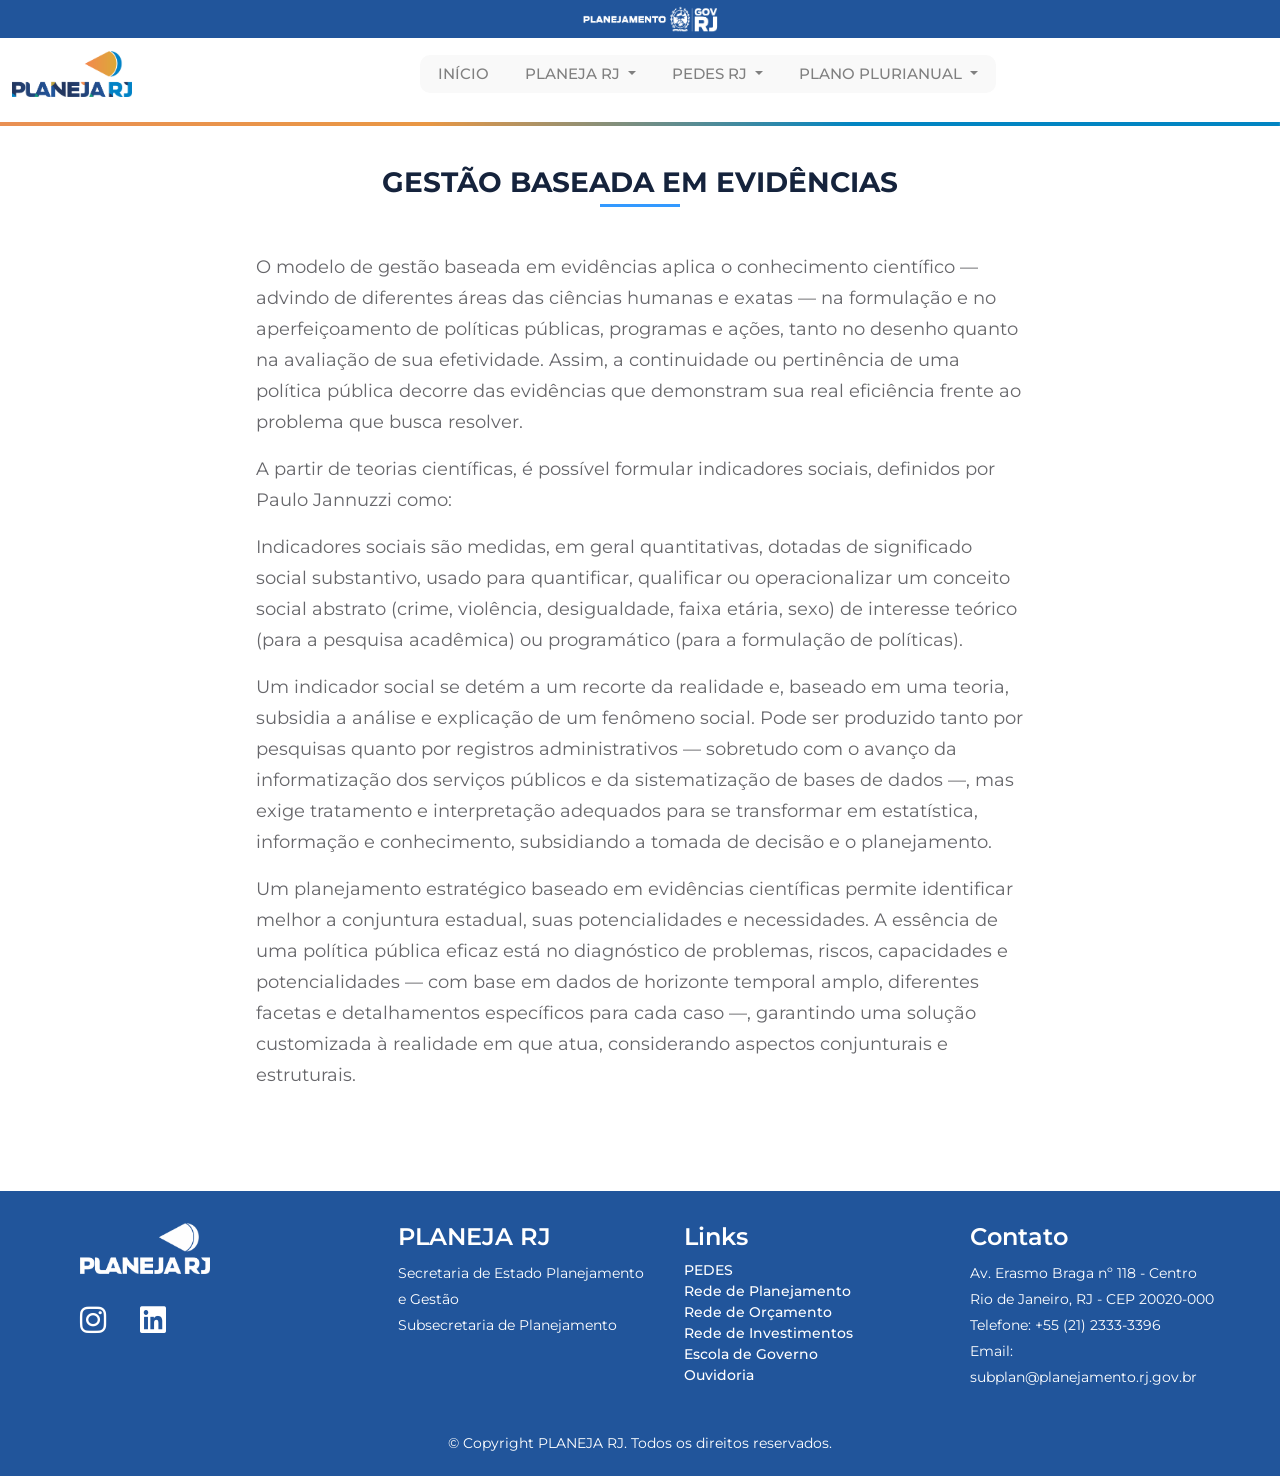
<file: PLANEJA/gestao-evidencias.html>
<!DOCTYPE html>
<html lang="pt-br">

<head>

    <meta charset="UTF-8">
    <meta name="viewport" content="width=device-width, initial-scale=1.0">
    <title>PLANEJA RJ</title>
    <link href="../css/bootstrap.css" rel="stylesheet">
    <link rel="stylesheet" href="https://cdnjs.cloudflare.com/ajax/libs/font-awesome/6.5.1/css/all.min.css"
        integrity="sha512-DTOQO9RWCH3ppGqcWaEA1BIZOC6xxalwEsw9c2QQeAIftl+Vegovlnee1c9QX4TctnWMn13TZye+giMm8e2LwA=="
        crossorigin="anonymous" referrerpolicy="no-referrer" />
    <link href="../style.css" rel="stylesheet">
    <link rel="preconnect" href="https://fonts.googleapis.com">
    <link rel="preconnect" href="https://fonts.gstatic.com" crossorigin>
    <link href="https://fonts.googleapis.com/css2?family=Montserrat:ital,wght@0,100..900;1,100..900&display=swap"
        rel="stylesheet">
    <link rel="icon" type="image/png" sizes="16x16" href="./img/logos/marca_rede_simbolo.png">
    <meta name="adopt-website-id" content="80d0bc96-62ac-4c4d-8ab5-12bcbbb81f95" />
    <script src="//tag.goadopt.io/injector.js?website_code=80d0bc96-62ac-4c4d-8ab5-12bcbbb81f95"
        class="adopt-injector"></script>
</head>

<body>
    <section class="topo">
        <div class="link-topo">
            <!-- <a href="http://www.siplag.rj.gov.br/" class="footer-link">SIPLAG</a>
      <a href="https://siafe2.fazenda.rj.gov.br/Siafe/faces/login.jsp;jsessionid=0A091C502196FD115B2748863DC5B633"
        class="footer-link">SIAFE</a> -->
        </div>
        <div class="logoss">
            <div class="logos-topo">
                <a href="https://redeplan.planejamento.rj.gov.br/" target="_blank" class="redinv-topo"> <img
                        class="redinv-topo" src="../assets/img/logos/redeplan_marca_reduzida_negativo.png"
                        alt="Rede de Planejamento">
                </a>

                <a href="https://pedes.planejamento.rj.gov.br/" target="_blank" class="redor-topo"> <img
                        class="redor-topo" src="../assets/img/logos/pedes_marca_2026_negativo.png" alt="PEDES">
                </a>
            </div>
        </div>
        <img class="planejamento-topo" src="../assets/img/logos/Avatar_Planejamento_Negativo.png" alt="">
    </section>

    <header>
        <nav class="navbar navbar-expand-lg bg-body-tertiary">
            <div class="container-fluid">
                <a class="navbar-brand" href="../index.html"><img class="logo"
                        src="../assets/img/logos/planeja_rj_cor.png" alt="Planeja RJ"></a>
                <button class="navbar-toggler" type="button" data-bs-toggle="collapse" data-bs-target="#navbarNav"
                    aria-controls="navbarNav" aria-expanded="false" aria-label="Toggle navigation">
                    <span class="navbar-toggler-icon"></span>
                </button>
                <div class="collapse navbar-collapse justify-content-center" id="navbarNav">
                    <ul class="navbar-nav bgnav">
                        <li class="nav-item">
                            <a class="nav-link" aria-current="page" href="../index.html">INÍCIO</a>
                        </li>
                        <li class="nav-item dropdown">
                            <a class="nav-link dropdown-toggle" href="#" role="button" data-bs-toggle="dropdown"
                                aria-expanded="false">
                                PLANEJA RJ
                            </a>
                            <ul class="dropdown-menu">
                                <li><a class="dropdown-item" href="../PLANEJA/o-que-e.html">O que é?</a></li>
                                <li><a class="dropdown-item" href="../PLANEJA/longo-prazo.html">Horizonte de longo
                                        prazo</a>
                                </li>
                                <li><a class="dropdown-item" href="../PLANEJA/visao-territorial.html">Visão
                                        territorial</a></li>
                                <li><a class="dropdown-item" href="../PLANEJA/gestao-evidencias.html">Gestão baseada em
                                        evidências</a></li>
                                <li><a class="dropdown-item" href="../PLANEJA/estudos-publicacoes.html">Estudos e
                                        Publicações</a></li>
                            </ul>
                        </li>
                        <li class="nav-item dropdown">
                            <a class="nav-link dropdown-toggle" href="#" role="button" data-bs-toggle="dropdown"
                                aria-expanded="false">
                                PEDES RJ
                            </a>
                            <ul class="dropdown-menu">
                                <li><a class="dropdown-item" href="../PEDES/o-que-e-pedes.html">O que é?</a></li>
                                <li><a class="dropdown-item" href="../PEDES/missoes.html">Missões</a></li>
                                <li><a class="dropdown-item" href="../PEDES/ciclo-pedes.html">Ciclo Pedes</a></li>
                                <li><a class="dropdown-item" href="../PEDES/monitoramento.html">Monitoramento</a></li>
                                <li><a class="dropdown-item" href="../PEDES/legislacao-pedes.html">Legislação</a></li>
                            </ul>
                        </li>
                        <li class="nav-item dropdown">
                            <a class="nav-link dropdown-toggle" href="#" role="button" data-bs-toggle="dropdown"
                                aria-expanded="false">
                                PLANO PLURIANUAL
                            </a>
                            <ul class="dropdown-menu">
                                <li><a class="dropdown-item" href="../PPA/o-que-e-ppa.html">O que é?</a></li>
                                <li><a class="dropdown-item" href="../PPA/monitoramento.html">Monitoramento</a></li>
                                <li><a class="dropdown-item" href="../PPA/legislacao-ppa.html">Legislação</a></li>
                            </ul>
                        </li>
                    </ul>
                </div>
                <a href="https://www.rj.gov.br/" target="_blank" class="logoplanejamento">
                    <img class="logoplanejamento" src="../assets/img/logos/Avatar_Planejamento.png" alt=""></a>
            </div>
        </nav>
        <img class="line" src="../assets/img/logos/linha.png" alt="">
    </header>


    <section>
        <div class="col-md-12 text-center bulet mt-30">
            <h3 class="titulo-o-que-e">GESTÃO BASEADA EM EVIDÊNCIAS</h3>
            <span class="bulet institucional"></span>
        </div>

        <div class="texto-geral text-justify texto-site mt-30">
            <p class="texto-geral">O modelo de gestão baseada em evidências aplica o conhecimento científico — advindo
                de diferentes áreas das ciências humanas e exatas — na formulação e no aperfeiçoamento de políticas
                públicas, programas e ações, tanto no desenho quanto na avaliação de sua efetividade. Assim, a
                continuidade ou pertinência de uma política pública decorre das evidências que demonstram sua real
                eficiência frente ao problema que busca resolver.</p>
                <p class="texto-geral">A partir de teorias científicas, é possível formular indicadores sociais, definidos por Paulo Jannuzzi
                como:</p>
                <p class="texto-geral">Indicadores sociais são medidas, em geral quantitativas, dotadas de significado social substantivo,
                usado para quantificar, qualificar ou operacionalizar um conceito social abstrato (crime, violência,
                desigualdade, faixa etária, sexo) de interesse teórico (para a pesquisa acadêmica) ou programático (para
                a formulação de políticas).</p>
                <p class="texto-geral">Um indicador social se detém a um recorte da realidade e, baseado em uma teoria, subsidia a análise e
                explicação de um fenômeno social. Pode ser produzido tanto por pesquisas quanto por registros
                administrativos — sobretudo com o avanço da informatização dos serviços públicos e da sistematização de
                bases de dados —, mas exige tratamento e interpretação adequados para se transformar em estatística,
                informação e conhecimento, subsidiando a tomada de decisão e o planejamento.</p>
                <p class="texto-geral">Um planejamento estratégico baseado em evidências científicas permite identificar melhor a conjuntura
                estadual, suas potencialidades e necessidades. A essência de uma política pública eficaz está no
                diagnóstico de problemas, riscos, capacidades e potencialidades — com base em dados de horizonte
                temporal amplo, diferentes facetas e detalhamentos específicos para cada caso —, garantindo uma solução
                customizada à realidade em que atua, considerando aspectos conjunturais e estruturais.</p>
            </p>
    </section>

    <footer>
        <div id="footer_content">
            <div id="footer_contacts menuu">
                <img class="img-footer" src="../assets/img/logos/planeja_rj_branco.png" alt=""><br><br>
                <div class="logos-footer">
                    <!-- <div id="footer_socialmedia">
            <a href="https://www.youtube.com/@RededePlanejamentoRJ/videos" target="_blank" class="footer-link"
              id="youtube">
              <i class="fa-brands fa-youtube"></i>
            </a>
          </div> -->
                    <div id="footer_socialmedia">
                        <a href="https://www.instagram.com/seplagrj?igsh=MXRneDh1bnNnc2w5aA==" target="_blank"
                            class="footer-link" id="instagram">
                            <i class="fa-brands fa-instagram"></i>
                        </a>
                    </div>
                    <div id="footer_socialmedia">
                        <a href="https://www.linkedin.com/company/seplagrj/?originalSubdomain=br" target="_blank"
                            class="footer-link" id="linkedin">
                            <i class="fa-brands fa-linkedin"></i>
                        </a>
                    </div>
                </div>
                <!-- <div class="logos-footer">
          <div class="logos-footer2">
            <a href="" target="_blank"><img class="redor" src="../img/logos/redor-negativo.svg" alt=""></a>
            <a href="" target="_blank"><img class="redor" src="../img/logos/redinv-negativo.svg" alt=""></a>
            <a href="" target="_blank"><img class="redor" src="../img/logos/redeplan-negativo.svg" alt=""></a>
          </div>
        </div> -->
            </div>

            <ul class="footer-list menuuu">
                <li>
                    <h4>PLANEJA RJ</h4>
                </li>
                <p>Secretaria de Estado Planejamento e Gestão<br>
                    Subsecretaria de Planejamento
                </p>
            </ul>

            <ul class="footer-list menuu">
                <li>
                    <h4>Links</h4>
                </li>
                <li><a href="https://pedes.planejamento.rj.gov.br/" target="_blank" class="footer-link">PEDES</a></li>
                <li><a href="https://redeplan.planejamento.rj.gov.br/" target="_blank" class="footer-link">Rede de
                        Planejamento</a></li>
                <li><a href="https://www.redor.planejamento.rj.gov.br/" target="_blank" class="footer-link">Rede de
                        Orçamento</a></li>
                <li><a href="https://redinv.planejamento.rj.gov.br/" target="_blank" class="footer-link">Rede de
                        Investimentos</a></li>
                <li><a href="https://egep.planejamento.rj.gov.br/egep/" target="_blank" class="footer-link">Escola de
                        Governo</a></li>
                <li><a href="https://www.rj.gov.br/planejamento/Ouvidoria_Interna_e_Transparencia" target="_blank"
                        class="footer-link">Ouvidoria</a></li>
            </ul>

            <ul class="footer-list menuuu">
                <li>
                    <h4>Contato</h4>
                </li>
                <p>
                    Av. Erasmo Braga nº 118 - Centro <br>
                    Rio de Janeiro, RJ - CEP 20020-000<br>
                    Telefone: +55 (21) 2333-3396 <br>
                    Email: subplan@planejamento.rj.gov.br
                </p>
            </ul>
        </div>

        <p class="fim">© Copyright PLANEJA RJ. Todos os direitos reservados.</p>
    </footer>


    <script src="../js/jquery.min.js"></script>
    <script src="../js/navbar-rodape.js"></script>
    <script src="../js/bootstrap.bundle.js"></script>
    <script src="../js/cookies.js"></script>

    <script>function inicializarMenuLateral() {
            const botoesAba = document.querySelectorAll('.item-menu');
            const painelDinamico = document.getElementById('conteudo-aba-dinamico');

            function carregarConteudoAba(idAba) {
                const template = document.getElementById(idAba);
                if (template && painelDinamico) {
                    painelDinamico.innerHTML = '';
                    const clone = template.content.cloneNode(true);
                    painelDinamico.appendChild(clone);
                }
            }

            // Carrega o primeiro item ("camaras-tecnicas") como padrão ao abrir a página
            carregarConteudoAba('camaras-tecnicas');

            botoesAba.forEach(botao => {
                botao.addEventListener('click', () => {
                    // Remove a classe "ativo" de todos os botões e adiciona no botão clicado
                    botoesAba.forEach(b => b.classList.remove('ativo'));
                    botao.classList.add('ativo');

                    // Troca o conteúdo da área da direita
                    const abaId = botao.dataset.aba;
                    carregarConteudoAba(abaId);
                });
            });
        }

        // Inicializa a função assim que a página carregar
        document.addEventListener('DOMContentLoaded', () => {
            inicializarMenuLateral();
        });</script>

    <button id="btn-topo" title="Voltar ao topo" aria-label="Voltar ao topo">
        <svg xmlns="http://www.w3.org/2000/svg" viewBox="0 0 24 24" width="24" height="24" fill="none"
            stroke="currentColor" stroke-width="2.5" stroke-linecap="round" stroke-linejoin="round">
            <polyline points="18 15 12 9 6 15"></polyline>
        </svg>
    </button>

    <script>
        const btnTopo = document.getElementById('btn-topo');

        // Exibe ou esconde o botão conforme a rolagem da página
        window.addEventListener('scroll', () => {
            if (window.scrollY > 300) { // Aparece quando o usuário descer 300px
                btnTopo.classList.add('visivel');
            } else {
                btnTopo.classList.remove('visivel');
            }
        });

        // Ação de clique para voltar ao topo suavemente
        btnTopo.addEventListener('click', () => {
            window.scrollTo({
                top: 0,
                behavior: 'smooth'
            });
        });</script>


</body>

</html>
</file>
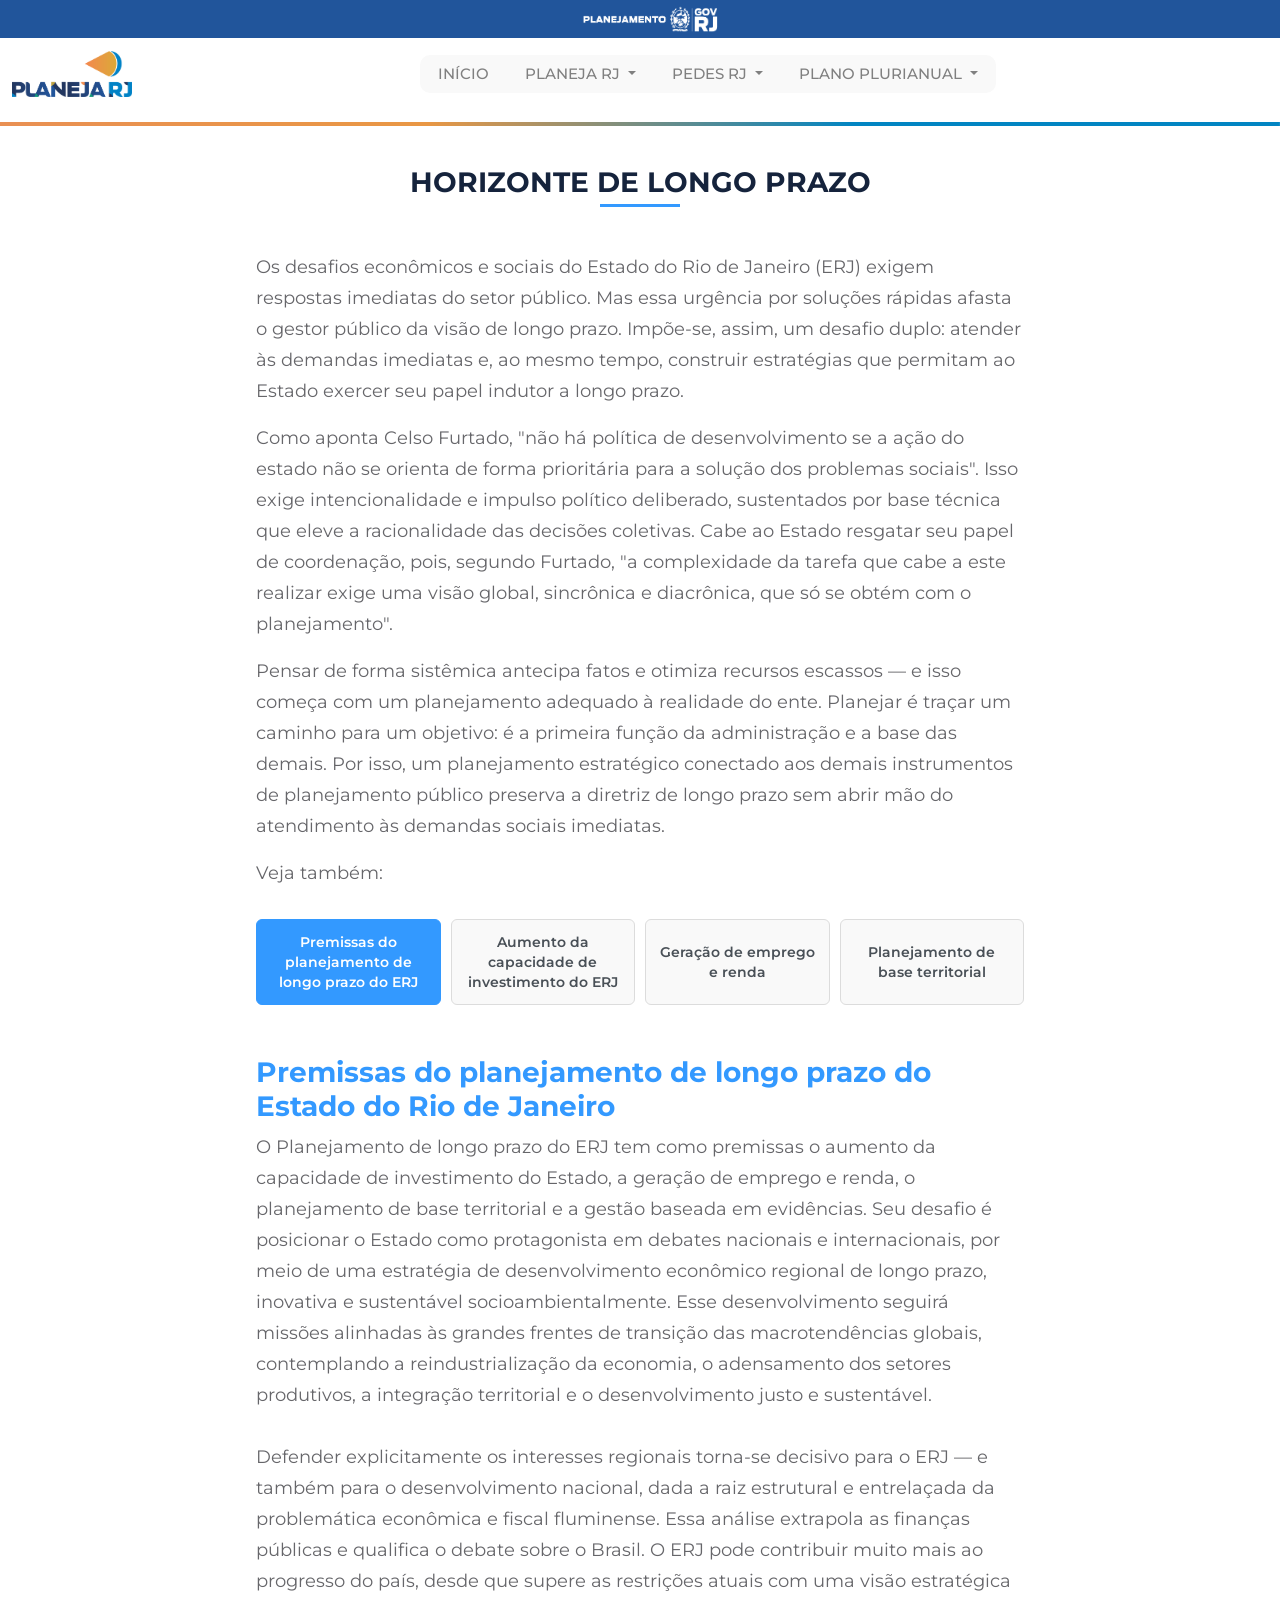
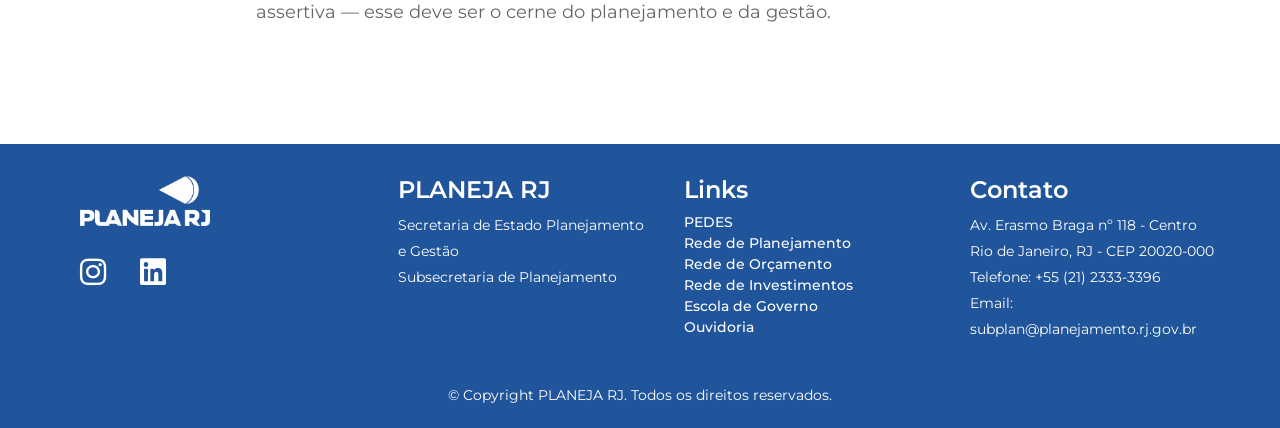
<file: PLANEJA/longo-prazo.html>
<!DOCTYPE html>
<html lang="pt-br">

<head>

    <meta charset="UTF-8">
    <meta name="viewport" content="width=device-width, initial-scale=1.0">
    <title>PLANEJA RJ</title>
    <link href="../css/bootstrap.css" rel="stylesheet">
    <link rel="stylesheet" href="https://cdnjs.cloudflare.com/ajax/libs/font-awesome/6.5.1/css/all.min.css"
        integrity="sha512-DTOQO9RWCH3ppGqcWaEA1BIZOC6xxalwEsw9c2QQeAIftl+Vegovlnee1c9QX4TctnWMn13TZye+giMm8e2LwA=="
        crossorigin="anonymous" referrerpolicy="no-referrer" />
    <link href="../style.css" rel="stylesheet">
    <link rel="preconnect" href="https://fonts.googleapis.com">
    <link rel="preconnect" href="https://fonts.gstatic.com" crossorigin>
    <link href="https://fonts.googleapis.com/css2?family=Montserrat:ital,wght@0,100..900;1,100..900&display=swap"
        rel="stylesheet">
    <link rel="icon" type="image/png" sizes="16x16" href="./img/logos/marca_rede_simbolo.png">
    <meta name="adopt-website-id" content="80d0bc96-62ac-4c4d-8ab5-12bcbbb81f95" />
    <script src="//tag.goadopt.io/injector.js?website_code=80d0bc96-62ac-4c4d-8ab5-12bcbbb81f95"
        class="adopt-injector"></script>
</head>

<body>
    <section class="topo">
        <div class="link-topo">
            <!-- <a href="http://www.siplag.rj.gov.br/" class="footer-link">SIPLAG</a>
      <a href="https://siafe2.fazenda.rj.gov.br/Siafe/faces/login.jsp;jsessionid=0A091C502196FD115B2748863DC5B633"
        class="footer-link">SIAFE</a> -->
        </div>
        <div class="logoss">
            <div class="logos-topo">
                <a href="https://redeplan.planejamento.rj.gov.br/" target="_blank" class="redinv-topo"> <img
                        class="redinv-topo" src="../assets/img/logos/redeplan_marca_reduzida_negativo.png"
                        alt="Rede de Planejamento">
                </a>

                <a href="https://pedes.planejamento.rj.gov.br/" target="_blank" class="redor-topo"> <img
                        class="redor-topo" src="../assets/img/logos/pedes_marca_2026_negativo.png" alt="PEDES">
                </a>
            </div>
        </div>
        <img class="planejamento-topo" src="../assets/img/logos/Avatar_Planejamento_Negativo.png" alt="">
    </section>

    <header>
        <nav class="navbar navbar-expand-lg bg-body-tertiary">
            <div class="container-fluid">
                <a class="navbar-brand" href="../index.html"><img class="logo"
                        src="../assets/img/logos/planeja_rj_cor.png" alt="Planeja RJ"></a>
                <button class="navbar-toggler" type="button" data-bs-toggle="collapse" data-bs-target="#navbarNav"
                    aria-controls="navbarNav" aria-expanded="false" aria-label="Toggle navigation">
                    <span class="navbar-toggler-icon"></span>
                </button>
                <div class="collapse navbar-collapse justify-content-center" id="navbarNav">
                    <ul class="navbar-nav bgnav">
                        <li class="nav-item">
                            <a class="nav-link" aria-current="page" href="../index.html">INÍCIO</a>
                        </li>
                        <li class="nav-item dropdown">
                            <a class="nav-link dropdown-toggle" href="#" role="button" data-bs-toggle="dropdown"
                                aria-expanded="false">
                                PLANEJA RJ
                            </a>
                            <ul class="dropdown-menu">
                                <li><a class="dropdown-item" href="../PLANEJA/o-que-e.html">O que é?</a></li>
                                <li><a class="dropdown-item" href="../PLANEJA/longo-prazo.html">Horizonte de longo
                                        prazo</a>
                                </li>
                                <li><a class="dropdown-item" href="../PLANEJA/visao-territorial.html">Visão
                                        territorial</a></li>
                                <li><a class="dropdown-item" href="../PLANEJA/gestao-evidencias.html">Gestão baseada em
                                        evidências</a></li>
                                <li><a class="dropdown-item" href="../PLANEJA/estudos-publicacoes.html">Estudos e
                                        Publicações</a></li>
                            </ul>
                        </li>
                        <li class="nav-item dropdown">
                            <a class="nav-link dropdown-toggle" href="#" role="button" data-bs-toggle="dropdown"
                                aria-expanded="false">
                                PEDES RJ
                            </a>
                            <ul class="dropdown-menu">
                                <li><a class="dropdown-item" href="../PEDES/o-que-e-pedes.html">O que é?</a></li>
                                <li><a class="dropdown-item" href="../PEDES/missoes.html">Missões</a></li>
                                <li><a class="dropdown-item" href="../PEDES/ciclo-pedes.html">Ciclo Pedes</a></li>
                                <li><a class="dropdown-item" href="../PEDES/monitoramento.html">Monitoramento</a></li>
                                <li><a class="dropdown-item" href="../PEDES/legislacao-pedes.html">Legislação</a></li>
                            </ul>
                        </li>
                        <li class="nav-item dropdown">
                            <a class="nav-link dropdown-toggle" href="#" role="button" data-bs-toggle="dropdown"
                                aria-expanded="false">
                                PLANO PLURIANUAL
                            </a>
                            <ul class="dropdown-menu">
                                <li><a class="dropdown-item" href="../PPA/o-que-e-ppa.html">O que é?</a></li>
                                <li><a class="dropdown-item" href="../PPA/monitoramento.html">Monitoramento</a></li>
                                <li><a class="dropdown-item" href="../PPA/legislacao-ppa.html">Legislação</a></li>
                            </ul>
                        </li>
                    </ul>
                </div>
                <a href="https://www.rj.gov.br/" target="_blank" class="logoplanejamento">
                    <img class="logoplanejamento" src="../assets/img/logos/Avatar_Planejamento.png" alt=""></a>
            </div>
        </nav>
        <img class="line" src="../assets/img/logos/linha.png" alt="">
    </header>


    <section>
        <div class="col-md-12 text-center bulet mt-30">
            <h3 class="titulo-o-que-e">HORIZONTE DE LONGO PRAZO</h3>
            <span class="bulet institucional"></span>
        </div>

        <div class="texto-geral text-justify texto-site mt-30">
            <p class="texto-geral">Os desafios econômicos e sociais do Estado do Rio de Janeiro (ERJ) exigem respostas
                imediatas do setor
                público. Mas essa urgência por soluções rápidas afasta o gestor público da visão de longo prazo.
                Impõe-se,
                assim, um desafio duplo: atender às demandas imediatas e, ao mesmo tempo, construir estratégias que
                permitam
                ao Estado exercer seu papel indutor a longo prazo.</p>
            <p class="texto-geral">Como aponta Celso Furtado, "não há política de desenvolvimento se a ação do estado não se
                orienta de forma prioritária para a solução dos problemas sociais". Isso exige intencionalidade e
                impulso
                político deliberado, sustentados por base técnica que eleve a racionalidade das decisões coletivas. Cabe
                ao
                Estado resgatar seu papel de coordenação, pois, segundo Furtado, "a complexidade da
                tarefa
                que cabe a este realizar exige uma visão global, sincrônica e diacrônica, que só se obtém com o
                planejamento".</p>
            <p class="texto-geral">Pensar de forma sistêmica antecipa fatos e otimiza recursos escassos — e isso começa com um planejamento
                adequado à realidade do ente. Planejar é traçar um caminho para um objetivo: é a primeira função da
                administração e a base das demais. Por isso, um planejamento estratégico conectado aos demais
                instrumentos
                de planejamento público preserva a diretriz de longo prazo sem abrir mão do atendimento às demandas
                sociais
                imediatas.</p>
            <p class="texto-geral">Veja também:</p>
            <div class="secao-atividades">
                <!-- Menu Lateral (Esquerda) -->
                <div class="menu-lateral">
                    <button class="item-menu ativo azul" data-aba="camaras-tecnicas">
                        Premissas do planejamento de longo prazo do ERJ
                    </button>
                    <button class="item-menu dourado" data-aba="visitas-tecnicas">
                        Aumento da capacidade de investimento do ERJ
                    </button>
                    <button class="item-menu verde" data-aba="encontros-regionais">
                        Geração de emprego e renda
                    </button>
                    <button class="item-menu orange" data-aba="audiencias-publicas">
                        Planejamento de base territorial
                    </button>
                </div>

                <!-- Painel de Exibição (Direita) -->
                <div class="painel-conteudo-aba">
                    <div id="conteudo-aba-dinamico"></div>
                </div>
            </div>

            <!-- Templates dos Conteúdos das Abas -->
            <template id="camaras-tecnicas"><br>
                <h3 class="titulo-secao-atividade blue"><b>Premissas do planejamento de longo prazo do Estado do Rio de Janeiro</b>
                </h3>
                <p class="texto-geral">O Planejamento de longo prazo do ERJ tem como premissas o aumento da capacidade de investimento do
                    Estado, a geração de emprego e renda, o planejamento de base territorial e a gestão baseada em
                    evidências. Seu desafio é posicionar o Estado como protagonista em debates nacionais e
                    internacionais, por meio de uma estratégia de desenvolvimento econômico regional de longo prazo,
                    inovativa e sustentável socioambientalmente. Esse desenvolvimento seguirá missões alinhadas às
                    grandes frentes de transição das macrotendências globais, contemplando a reindustrialização da
                    economia, o adensamento dos setores produtivos, a integração territorial e o desenvolvimento justo e
                    sustentável.<br><br>
                    Defender explicitamente os interesses regionais torna-se decisivo para o ERJ — e também para o
                    desenvolvimento nacional, dada a raiz estrutural e entrelaçada da problemática econômica e fiscal
                    fluminense. Essa análise extrapola as finanças públicas e qualifica o debate sobre o Brasil. O ERJ
                    pode contribuir muito mais ao progresso do país, desde que supere as restrições atuais com uma visão
                    estratégica assertiva — esse deve ser o cerne do planejamento e da gestão.</p>

            </template>

            <template id="visitas-tecnicas"><br>
                <h3 class="titulo-secao-atividade orangee"><b>Aumento da capacidade de investimento do Estado</b></h3>
                <p class="texto-geral">A primeira premissa do Planejamento é o aumento da capacidade de investimento do Estado,
                    indissociável do recente histórico de crises fiscais e da adesão a diferentes programas de
                    recuperação fiscal.<br><br>
                    A primeira adesão ao Regime de Recuperação Fiscal (RRF), em 2017, não resultou de planejamento, mas
                    de sua ausência: a falta de diagnóstico adequado da economia fluminense, decisões estratégicas que
                    ignoravam impactos futuros nas finanças públicas e a limitada capacidade dos entes subnacionais de
                    gerar receitas próprias levaram o ERJ a se submeter a regras de restrição fiscal. Três anos depois,
                    sem condições de arcar com o estoque acumulado de dívidas com a União, o Estado ingressou no Novo
                    Regime de Recuperação Fiscal (NRRF), pela Lei Complementar Federal nº 178/2021.<br><br>
                    O novo Plano de Recuperação Fiscal (PRF), homologado pela União em junho de 2022, inovou ao propor
                    um ajuste fiscal voltado às raízes estruturais da crise, não apenas a fatores conjunturais.
                    Diferente do primeiro plano, deu centralidade à "estrutura produtiva oca" e à consequente
                    fragilidade na arrecadação pública. Destacam-se: a crise financeira profunda de meados da década de
                    2010, que amplificou impactos nacionais e travou o desenvolvimento; a dificuldade de redinamizar a
                    economia sem ações indutoras do gasto público; e a necessidade de um horizonte de planejamento mais
                    amplo.<br><br>
                    Recentemente, em junho de 2026, o Estado do Rio de Janeiro aderiu ao PROPAG - Programa de Pleno
                    Pagamento de Dívidas dos Estados, que exige dos entes subnacionais aderentes contrapartidas de
                    despesas com investimentos estruturantes, com destaque para expansão da formação
                    técnico-profissionalizante de jovens e adultos cursando ou com ensino médio concluído. Essa nova
                    lógica impõe o desafio de colocar o planejamento como fator central para o desenvolvimento econômico
                    e social. Nesse contexto, o planejamento é essencial para qualificar o gasto em investimentos
                    públicos por seus efeitos multiplicadores, associando investimento à geração de emprego e renda e à
                    promoção de bem-estar social como caminhos para superar as raízes econômicas da crise fiscal e as
                    desigualdades sociais que acometem a população fluminense.

                </p><br>
            </template>

            <template id="encontros-regionais"><br>
                <h3 class="titulo-secao-atividade gold"><b>Geração de emprego e renda</b></h3>
                <p class="texto-geral">Diante da pluralidade de trajetórias possíveis para o desenvolvimento socioeconômico, é preciso
                    instrumentos estratégicos que induzam um caminho de alta qualidade, alicerçado em inovação e
                    pesquisa e voltado às questões sociais da realidade brasileira. Uma estratégia de reindustrialização
                    do Rio de Janeiro exige, intrinsecamente, articular as dimensões social e econômica.<br><br>
                    A reindustrialização segue central — não como simples avanço de setores industriais, mas como
                    adensamento produtivo que consolida uma base intersetorial ágil e diversificada. O problema não é
                    apenas buscar vantagens competitivas para dinamizar setores, mas definir qual tipo de dinamismo é
                    desejável diante da heterogeneidade socioespacial e dos múltiplos interesses em jogo.
                    Diversas ações do Estado dinamizam a economia, mas podem ter impacto restrito na inclusão social.
                    Como agravante, flutuações do ciclo econômico podem afetar negativamente atividades produtivas, com
                    consequências sociais deletérias. Em síntese: crescimento econômico não implica diretamente
                    desenvolvimento socioeconômico.<br><br>
                    Assume-se, portanto, a premissa de gerar emprego e renda — ou seja, qualificar a criação direta e
                    indireta de postos de trabalho, avaliando remuneração média, estabilidade e distribuição
                    territorial. Essa premissa aproxima de forma mais consistente o crescimento econômico da melhoria na
                    qualidade de vida do cidadão.
                </p>
            </template>

            <template id="audiencias-publicas"><br>
                <h3 class="titulo-secao-atividade green"><b>Planejamento de base territorial</b></h3>
                <p class="texto-geral">A terceira premissa é o planejamento de base territorial, no qual a dimensão espacial e suas
                    dinâmicas específicas orientam a ação estatal. Os territórios do ERJ resultam de contínuos processos
                    socioeconômicos, ambientais e demográficos e devem ser compreendidos como a base socioespacial da
                    política pública. Essa noção contempla tanto as regionalizações da Administração Pública quanto as
                    regionalidades constituídas pela sociedade, o que introduz complexidade à gestão e ao planejamento.
                    Qualquer projeto de transformação socioeconômica ampla envolve estratégias para as diferentes
                    escalas em que se configuram os processos sociais, econômicos e políticos.<br><br>
                    Buscar desenvolvimento socioeconômico, integração de cadeias produtivas e melhor posicionamento na
                    divisão territorial do trabalho exige mapear dinâmicas regionais, deslocamentos demográficos,
                    equipamentos sociais e infraestruturas urbanas. Já a agenda ambiental impõe-se como urgente,
                    exigindo respostas efetivas nas escalas local, regional e nacional.
                </p>
            </template>



        </div>
    </section>

    <footer>
        <div id="footer_content">
            <div id="footer_contacts menuu">
                <img class="img-footer" src="../assets/img/logos/planeja_rj_branco.png" alt=""><br><br>
                <div class="logos-footer">
                    <!-- <div id="footer_socialmedia">
            <a href="https://www.youtube.com/@RededePlanejamentoRJ/videos" target="_blank" class="footer-link"
              id="youtube">
              <i class="fa-brands fa-youtube"></i>
            </a>
          </div> -->
                    <div id="footer_socialmedia">
                        <a href="https://www.instagram.com/seplagrj?igsh=MXRneDh1bnNnc2w5aA==" target="_blank"
                            class="footer-link" id="instagram">
                            <i class="fa-brands fa-instagram"></i>
                        </a>
                    </div>
                    <div id="footer_socialmedia">
                        <a href="https://www.linkedin.com/company/seplagrj/?originalSubdomain=br" target="_blank"
                            class="footer-link" id="linkedin">
                            <i class="fa-brands fa-linkedin"></i>
                        </a>
                    </div>
                </div>
                <!-- <div class="logos-footer">
          <div class="logos-footer2">
            <a href="" target="_blank"><img class="redor" src="../img/logos/redor-negativo.svg" alt=""></a>
            <a href="" target="_blank"><img class="redor" src="../img/logos/redinv-negativo.svg" alt=""></a>
            <a href="" target="_blank"><img class="redor" src="../img/logos/redeplan-negativo.svg" alt=""></a>
          </div>
        </div> -->
            </div>

            <ul class="footer-list menuuu">
                <li>
                    <h4>PLANEJA RJ</h4>
                </li>
                <p>Secretaria de Estado Planejamento e Gestão<br>
                    Subsecretaria de Planejamento
                </p>
            </ul>

            <ul class="footer-list menuu">
                <li>
                    <h4>Links</h4>
                </li>
                <li><a href="https://pedes.planejamento.rj.gov.br/" target="_blank" class="footer-link">PEDES</a></li>
                <li><a href="https://redeplan.planejamento.rj.gov.br/" target="_blank" class="footer-link">Rede de
                        Planejamento</a></li>
                <li><a href="https://www.redor.planejamento.rj.gov.br/" target="_blank" class="footer-link">Rede de
                        Orçamento</a></li>
                <li><a href="https://redinv.planejamento.rj.gov.br/" target="_blank" class="footer-link">Rede de
                        Investimentos</a></li>
                <li><a href="https://egep.planejamento.rj.gov.br/egep/" target="_blank" class="footer-link">Escola de
                        Governo</a></li>
                <li><a href="https://www.rj.gov.br/planejamento/Ouvidoria_Interna_e_Transparencia" target="_blank"
                        class="footer-link">Ouvidoria</a></li>
            </ul>

            <ul class="footer-list menuuu">
                <li>
                    <h4>Contato</h4>
                </li>
                <p>
                    Av. Erasmo Braga nº 118 - Centro <br>
                    Rio de Janeiro, RJ - CEP 20020-000<br>
                    Telefone: +55 (21) 2333-3396 <br>
                    Email: subplan@planejamento.rj.gov.br
                </p>
            </ul>
        </div>

        <p class="fim">© Copyright PLANEJA RJ. Todos os direitos reservados.</p>
    </footer>


    <script src="../js/jquery.min.js"></script>
    <script src="../js/navbar-rodape.js"></script>
    <script src="../js/bootstrap.bundle.js"></script>
    <script src="../js/cookies.js"></script>

    <script>function inicializarMenuLateral() {
            const botoesAba = document.querySelectorAll('.item-menu');
            const painelDinamico = document.getElementById('conteudo-aba-dinamico');

            function carregarConteudoAba(idAba) {
                const template = document.getElementById(idAba);
                if (template && painelDinamico) {
                    painelDinamico.innerHTML = '';
                    const clone = template.content.cloneNode(true);
                    painelDinamico.appendChild(clone);
                }
            }

            // Carrega o primeiro item ("camaras-tecnicas") como padrão ao abrir a página
            carregarConteudoAba('camaras-tecnicas');

            botoesAba.forEach(botao => {
                botao.addEventListener('click', () => {
                    // Remove a classe "ativo" de todos os botões e adiciona no botão clicado
                    botoesAba.forEach(b => b.classList.remove('ativo'));
                    botao.classList.add('ativo');

                    // Troca o conteúdo da área da direita
                    const abaId = botao.dataset.aba;
                    carregarConteudoAba(abaId);
                });
            });
        }

        // Inicializa a função assim que a página carregar
        document.addEventListener('DOMContentLoaded', () => {
            inicializarMenuLateral();
        });</script>

    <button id="btn-topo" title="Voltar ao topo" aria-label="Voltar ao topo">
        <svg xmlns="http://www.w3.org/2000/svg" viewBox="0 0 24 24" width="24" height="24" fill="none"
            stroke="currentColor" stroke-width="2.5" stroke-linecap="round" stroke-linejoin="round">
            <polyline points="18 15 12 9 6 15"></polyline>
        </svg>
    </button>

    <script>
        const btnTopo = document.getElementById('btn-topo');

        // Exibe ou esconde o botão conforme a rolagem da página
        window.addEventListener('scroll', () => {
            if (window.scrollY > 300) { // Aparece quando o usuário descer 300px
                btnTopo.classList.add('visivel');
            } else {
                btnTopo.classList.remove('visivel');
            }
        });

        // Ação de clique para voltar ao topo suavemente
        btnTopo.addEventListener('click', () => {
            window.scrollTo({
                top: 0,
                behavior: 'smooth'
            });
        });</script>


</body>

</html>
</file>
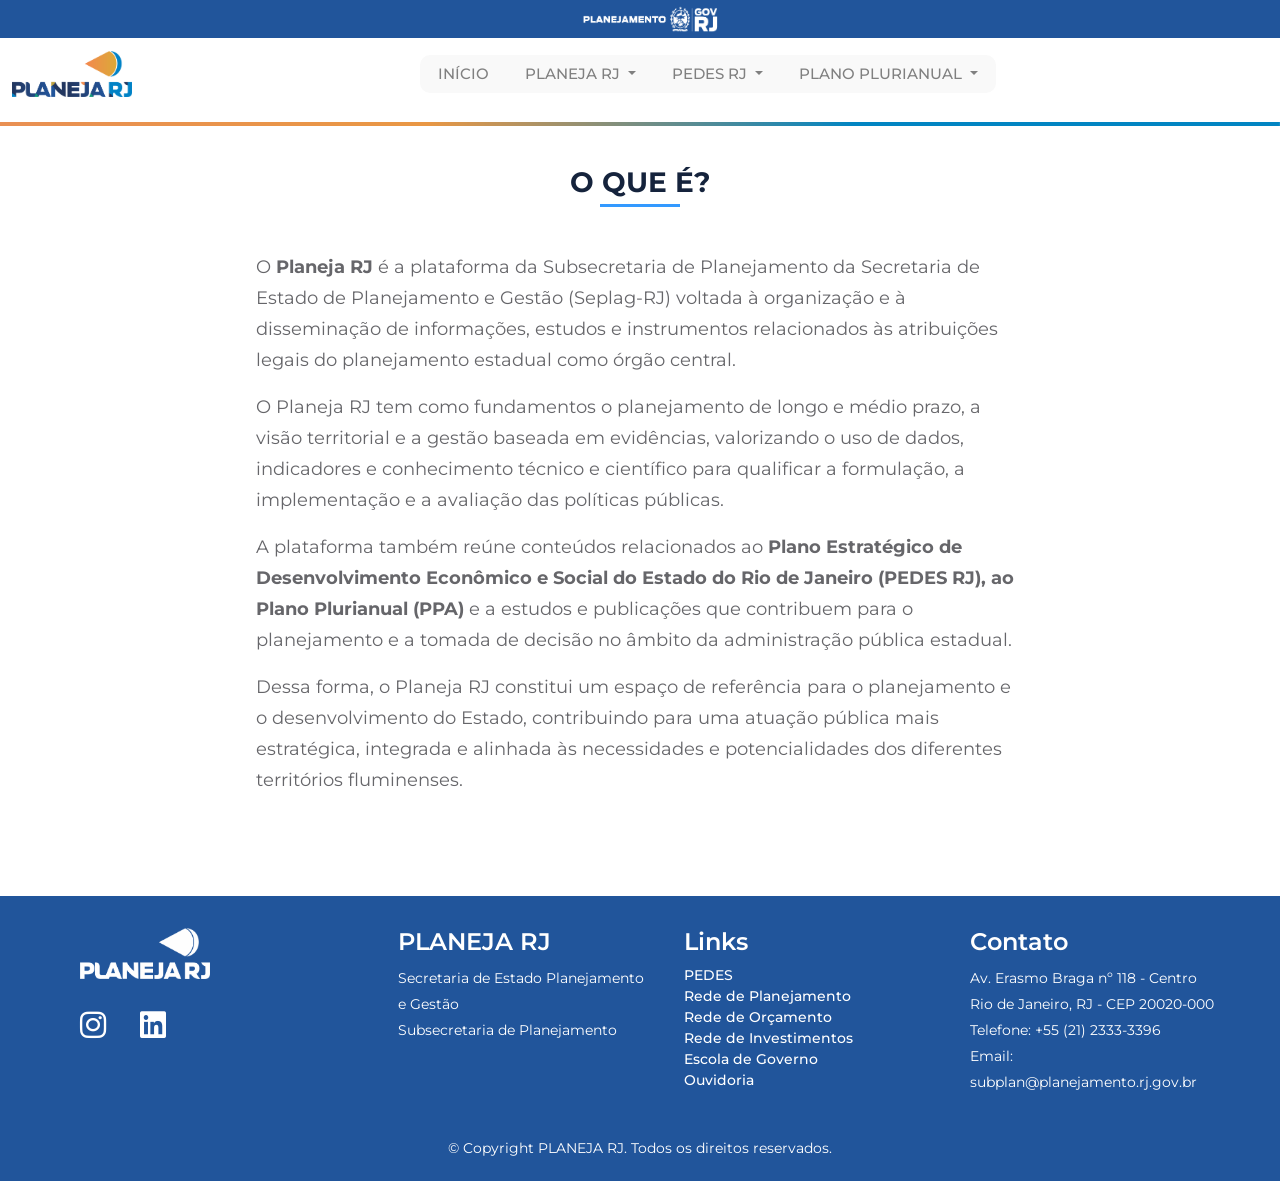
<file: PLANEJA/o-que-e.html>
<!DOCTYPE html>
<html lang="pt-br">

<head>

    <meta charset="UTF-8">
    <meta name="viewport" content="width=device-width, initial-scale=1.0">
    <title>PLANEJA RJ</title>
    <link href="../css/bootstrap.css" rel="stylesheet">
    <link rel="stylesheet" href="https://cdnjs.cloudflare.com/ajax/libs/font-awesome/6.5.1/css/all.min.css"
        integrity="sha512-DTOQO9RWCH3ppGqcWaEA1BIZOC6xxalwEsw9c2QQeAIftl+Vegovlnee1c9QX4TctnWMn13TZye+giMm8e2LwA=="
        crossorigin="anonymous" referrerpolicy="no-referrer" />
    <link href="../style.css" rel="stylesheet">
    <link rel="preconnect" href="https://fonts.googleapis.com">
    <link rel="preconnect" href="https://fonts.gstatic.com" crossorigin>
    <link href="https://fonts.googleapis.com/css2?family=Montserrat:ital,wght@0,100..900;1,100..900&display=swap"
        rel="stylesheet">
    <link rel="icon" type="image/png" sizes="16x16" href="./img/logos/marca_rede_simbolo.png">
    <meta name="adopt-website-id" content="80d0bc96-62ac-4c4d-8ab5-12bcbbb81f95" />
    <script src="//tag.goadopt.io/injector.js?website_code=80d0bc96-62ac-4c4d-8ab5-12bcbbb81f95"
        class="adopt-injector"></script>
</head>

<body>
    <section class="topo">
        <div class="link-topo">
            <!-- <a href="http://www.siplag.rj.gov.br/" class="footer-link">SIPLAG</a>
      <a href="https://siafe2.fazenda.rj.gov.br/Siafe/faces/login.jsp;jsessionid=0A091C502196FD115B2748863DC5B633"
        class="footer-link">SIAFE</a> -->
        </div>
        <div class="logoss">
            <div class="logos-topo">
                <a href="https://redeplan.planejamento.rj.gov.br/" target="_blank" class="redinv-topo"> <img
                        class="redinv-topo" src="../assets/img/logos/redeplan_marca_reduzida_negativo.png"
                        alt="Rede de Planejamento">
                </a>

                <a href="https://pedes.planejamento.rj.gov.br/" target="_blank" class="redor-topo"> <img
                        class="redor-topo" src="../assets/img/logos/pedes_marca_2026_negativo.png" alt="PEDES">
                </a>
            </div>
        </div>
        <img class="planejamento-topo" src="../assets/img/logos/Avatar_Planejamento_Negativo.png" alt="">
    </section>

    <header>
        <nav class="navbar navbar-expand-lg bg-body-tertiary">
            <div class="container-fluid">
                <a class="navbar-brand" href="../index.html"><img class="logo"
                        src="../assets/img/logos/planeja_rj_cor.png" alt="Planeja RJ"></a>
                <button class="navbar-toggler" type="button" data-bs-toggle="collapse" data-bs-target="#navbarNav"
                    aria-controls="navbarNav" aria-expanded="false" aria-label="Toggle navigation">
                    <span class="navbar-toggler-icon"></span>
                </button>
                <div class="collapse navbar-collapse justify-content-center" id="navbarNav">
                    <ul class="navbar-nav bgnav">
                        <li class="nav-item">
                            <a class="nav-link" aria-current="page" href="../index.html">INÍCIO</a>
                        </li>
                        <li class="nav-item dropdown">
                            <a class="nav-link dropdown-toggle" href="#" role="button" data-bs-toggle="dropdown"
                                aria-expanded="false">
                                PLANEJA RJ
                            </a>
                            <ul class="dropdown-menu">
                                <li><a class="dropdown-item" href="../PLANEJA/o-que-e.html">O que é?</a></li>
                                <li><a class="dropdown-item" href="../PLANEJA/longo-prazo.html">Horizonte de longo
                                        prazo</a>
                                </li>
                                <li><a class="dropdown-item" href="../PLANEJA/visao-territorial.html">Visão
                                        territorial</a></li>
                                <li><a class="dropdown-item" href="../PLANEJA/gestao-evidencias.html">Gestão baseada em
                                        evidências</a></li>
                                <li><a class="dropdown-item" href="../PLANEJA/estudos-publicacoes.html">Estudos e
                                        Publicações</a></li>
                            </ul>
                        </li>
                        <li class="nav-item dropdown">
                            <a class="nav-link dropdown-toggle" href="#" role="button" data-bs-toggle="dropdown"
                                aria-expanded="false">
                                PEDES RJ
                            </a>
                            <ul class="dropdown-menu">
                                <li><a class="dropdown-item" href="../PEDES/o-que-e-pedes.html">O que é?</a></li>
                                <li><a class="dropdown-item" href="../PEDES/missoes.html">Missões</a></li>
                                <li><a class="dropdown-item" href="../PEDES/ciclo-pedes.html">Ciclo Pedes</a></li>
                                <li><a class="dropdown-item" href="../PEDES/monitoramento.html">Monitoramento</a></li>
                                <li><a class="dropdown-item" href="../PEDES/legislacao-pedes.html">Legislação</a></li>
                            </ul>
                        </li>
                        <li class="nav-item dropdown">
                            <a class="nav-link dropdown-toggle" href="#" role="button" data-bs-toggle="dropdown"
                                aria-expanded="false">
                                PLANO PLURIANUAL
                            </a>
                            <ul class="dropdown-menu">
                                <li><a class="dropdown-item" href="../PPA/o-que-e-ppa.html">O que é?</a></li>
                                <li><a class="dropdown-item" href="../PPA/monitoramento.html">Monitoramento</a></li>
                                <li><a class="dropdown-item" href="../PPA/legislacao-ppa.html">Legislação</a></li>
                            </ul>
                        </li>
                    </ul>
                </div>
                <a href="https://www.rj.gov.br/" target="_blank" class="logoplanejamento">
                    <img class="logoplanejamento" src="../assets/img/logos/Avatar_Planejamento.png" alt=""></a>
            </div>
        </nav>
        <img class="line" src="../assets/img/logos/linha.png" alt="">
    </header>


    <section>
        <div class="col-md-12 text-center bulet mt-30">
            <h3 class="titulo-o-que-e">O QUE É?</h3>
            <span class="bulet institucional"></span>
        </div>

        <div class="texto-geral text-justify texto-site mt-30">
            <p class="texto-geral">O <b>Planeja RJ</b> é a plataforma da Subsecretaria de Planejamento da Secretaria de
                Estado
                de Planejamento e Gestão (Seplag-RJ) voltada à organização e à disseminação de informações, estudos e
                instrumentos relacionados às atribuições legais do planejamento estadual como órgão central.</p>
            <p class="texto-geral">O Planeja RJ tem como fundamentos o planejamento de longo e médio prazo, a visão territorial e a gestão
                baseada em evidências, valorizando o uso de dados, indicadores e conhecimento técnico e científico para
                qualificar a formulação, a implementação e a avaliação das políticas públicas.</p>
            <p class="texto-geral">A plataforma também reúne conteúdos relacionados ao <b>Plano Estratégico de Desenvolvimento Econômico e
                    Social do Estado do Rio de Janeiro (PEDES RJ), ao Plano Plurianual (PPA)</b> e a estudos e
                publicações que
                contribuem para o planejamento e a tomada de decisão no âmbito da administração pública estadual.</p>
            <p class="texto-geral">Dessa forma, o Planeja RJ constitui um espaço de referência para o planejamento e o desenvolvimento do
                Estado, contribuindo para uma atuação pública mais estratégica, integrada e alinhada às necessidades e
                potencialidades dos diferentes territórios fluminenses.</p>
    </section>

    <footer>
        <div id="footer_content">
            <div id="footer_contacts menuu">
                <img class="img-footer" src="../assets/img/logos/planeja_rj_branco.png" alt=""><br><br>
                <div class="logos-footer">
                    <!-- <div id="footer_socialmedia">
            <a href="https://www.youtube.com/@RededePlanejamentoRJ/videos" target="_blank" class="footer-link"
              id="youtube">
              <i class="fa-brands fa-youtube"></i>
            </a>
          </div> -->
                    <div id="footer_socialmedia">
                        <a href="https://www.instagram.com/seplagrj?igsh=MXRneDh1bnNnc2w5aA==" target="_blank"
                            class="footer-link" id="instagram">
                            <i class="fa-brands fa-instagram"></i>
                        </a>
                    </div>
                    <div id="footer_socialmedia">
                        <a href="https://www.linkedin.com/company/seplagrj/?originalSubdomain=br" target="_blank"
                            class="footer-link" id="linkedin">
                            <i class="fa-brands fa-linkedin"></i>
                        </a>
                    </div>
                </div>
                <!-- <div class="logos-footer">
          <div class="logos-footer2">
            <a href="" target="_blank"><img class="redor" src="../img/logos/redor-negativo.svg" alt=""></a>
            <a href="" target="_blank"><img class="redor" src="../img/logos/redinv-negativo.svg" alt=""></a>
            <a href="" target="_blank"><img class="redor" src="../img/logos/redeplan-negativo.svg" alt=""></a>
          </div>
        </div> -->
            </div>

            <ul class="footer-list menuuu">
                <li>
                    <h4>PLANEJA RJ</h4>
                </li>
                <p>Secretaria de Estado Planejamento e Gestão<br>
                    Subsecretaria de Planejamento
                </p>
            </ul>

            <ul class="footer-list menuu">
                <li>
                    <h4>Links</h4>
                </li>
                <li><a href="https://pedes.planejamento.rj.gov.br/" target="_blank" class="footer-link">PEDES</a></li>
                <li><a href="https://redeplan.planejamento.rj.gov.br/" target="_blank" class="footer-link">Rede de
                        Planejamento</a></li>
                <li><a href="https://www.redor.planejamento.rj.gov.br/" target="_blank" class="footer-link">Rede de
                        Orçamento</a></li>
                <li><a href="https://redinv.planejamento.rj.gov.br/" target="_blank" class="footer-link">Rede de
                        Investimentos</a></li>
                <li><a href="https://egep.planejamento.rj.gov.br/egep/" target="_blank" class="footer-link">Escola de
                        Governo</a></li>
                <li><a href="https://www.rj.gov.br/planejamento/Ouvidoria_Interna_e_Transparencia" target="_blank"
                        class="footer-link">Ouvidoria</a></li>
            </ul>

            <ul class="footer-list menuuu">
                <li>
                    <h4>Contato</h4>
                </li>
                <p>
                    Av. Erasmo Braga nº 118 - Centro <br>
                    Rio de Janeiro, RJ - CEP 20020-000<br>
                    Telefone: +55 (21) 2333-3396 <br>
                    Email: subplan@planejamento.rj.gov.br
                </p>
            </ul>
        </div>

        <p class="fim">© Copyright PLANEJA RJ. Todos os direitos reservados.</p>
    </footer>


    <script src="../js/jquery.min.js"></script>
    <script src="../js/navbar-rodape.js"></script>
    <script src="../js/bootstrap.bundle.js"></script>
    <script src="../js/cookies.js"></script>

    <script>function inicializarMenuLateral() {
            const botoesAba = document.querySelectorAll('.item-menu');
            const painelDinamico = document.getElementById('conteudo-aba-dinamico');

            function carregarConteudoAba(idAba) {
                const template = document.getElementById(idAba);
                if (template && painelDinamico) {
                    painelDinamico.innerHTML = '';
                    const clone = template.content.cloneNode(true);
                    painelDinamico.appendChild(clone);
                }
            }

            // Carrega o primeiro item ("camaras-tecnicas") como padrão ao abrir a página
            carregarConteudoAba('camaras-tecnicas');

            botoesAba.forEach(botao => {
                botao.addEventListener('click', () => {
                    // Remove a classe "ativo" de todos os botões e adiciona no botão clicado
                    botoesAba.forEach(b => b.classList.remove('ativo'));
                    botao.classList.add('ativo');

                    // Troca o conteúdo da área da direita
                    const abaId = botao.dataset.aba;
                    carregarConteudoAba(abaId);
                });
            });
        }

        // Inicializa a função assim que a página carregar
        document.addEventListener('DOMContentLoaded', () => {
            inicializarMenuLateral();
        });</script>

    <button id="btn-topo" title="Voltar ao topo" aria-label="Voltar ao topo">
        <svg xmlns="http://www.w3.org/2000/svg" viewBox="0 0 24 24" width="24" height="24" fill="none"
            stroke="currentColor" stroke-width="2.5" stroke-linecap="round" stroke-linejoin="round">
            <polyline points="18 15 12 9 6 15"></polyline>
        </svg>
    </button>

    <script>
        const btnTopo = document.getElementById('btn-topo');

        // Exibe ou esconde o botão conforme a rolagem da página
        window.addEventListener('scroll', () => {
            if (window.scrollY > 300) { // Aparece quando o usuário descer 300px
                btnTopo.classList.add('visivel');
            } else {
                btnTopo.classList.remove('visivel');
            }
        });

        // Ação de clique para voltar ao topo suavemente
        btnTopo.addEventListener('click', () => {
            window.scrollTo({
                top: 0,
                behavior: 'smooth'
            });
        });</script>


</body>

</html>
</file>
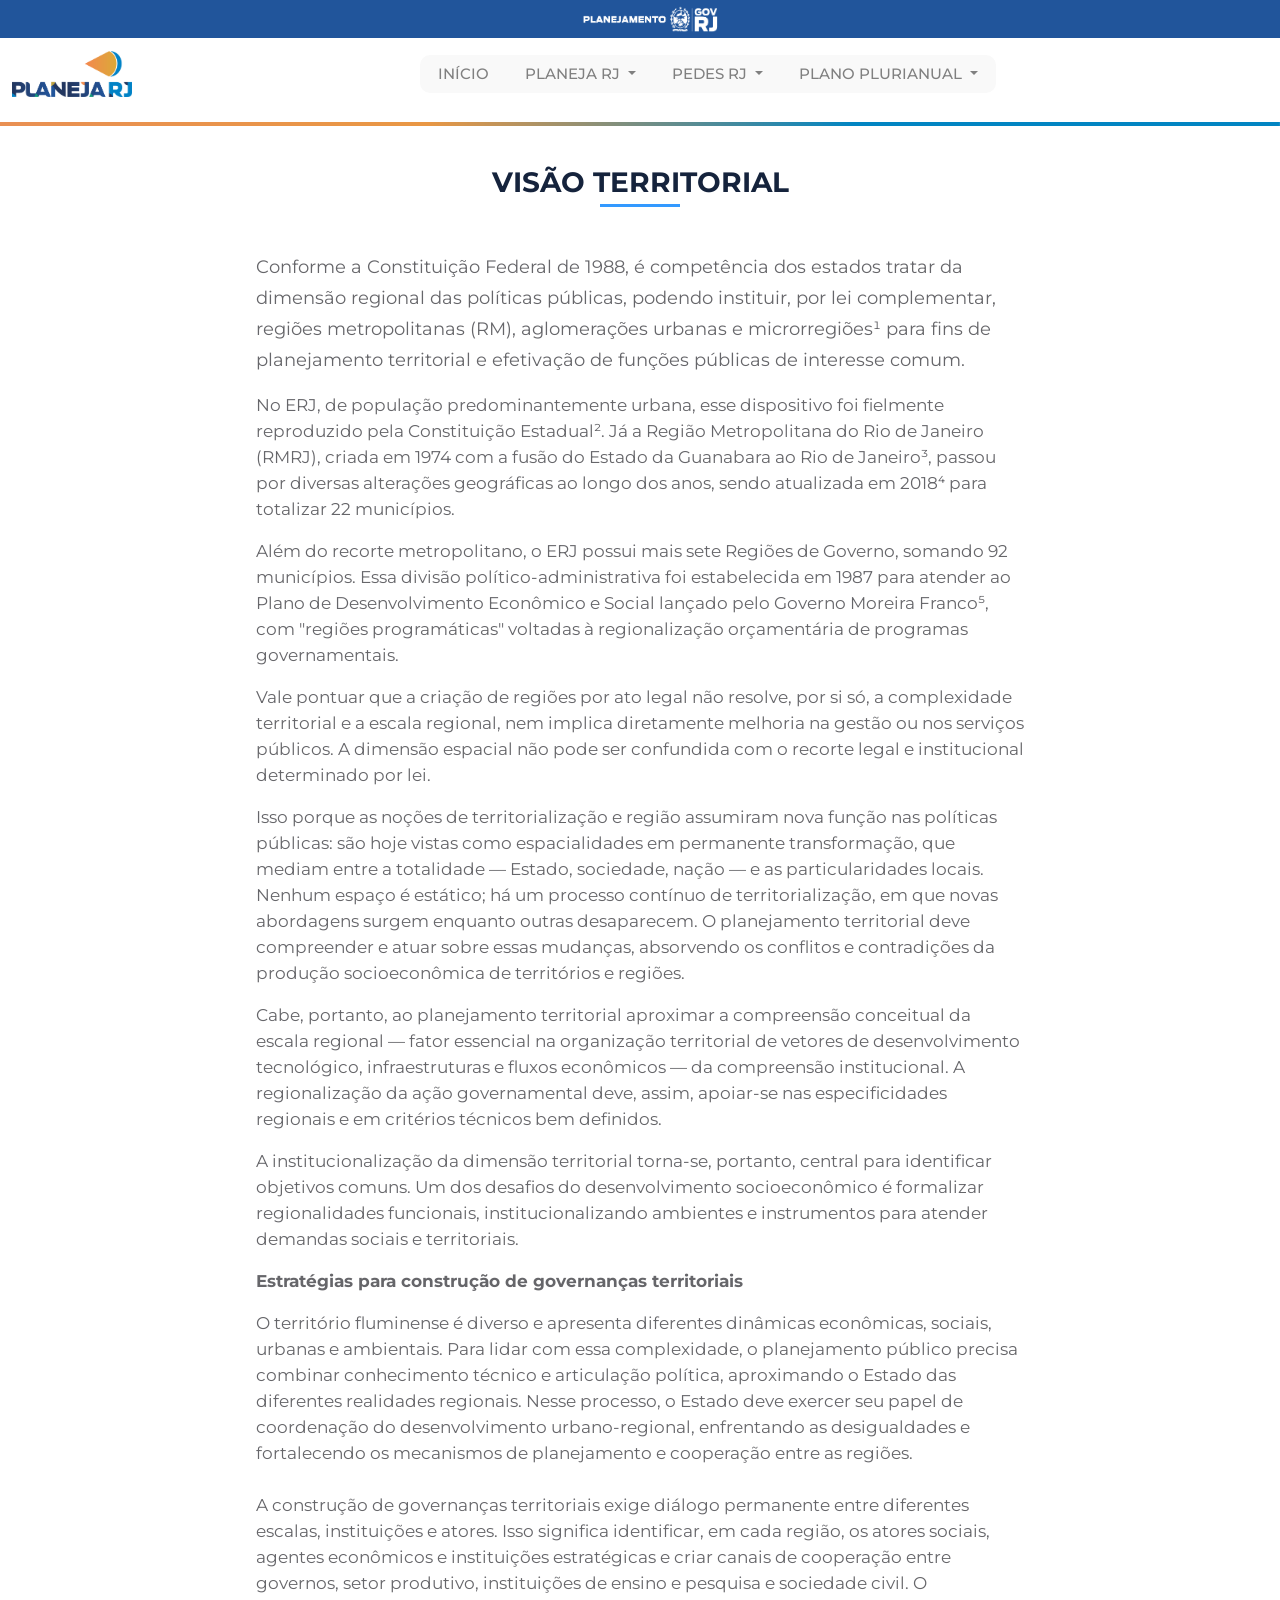
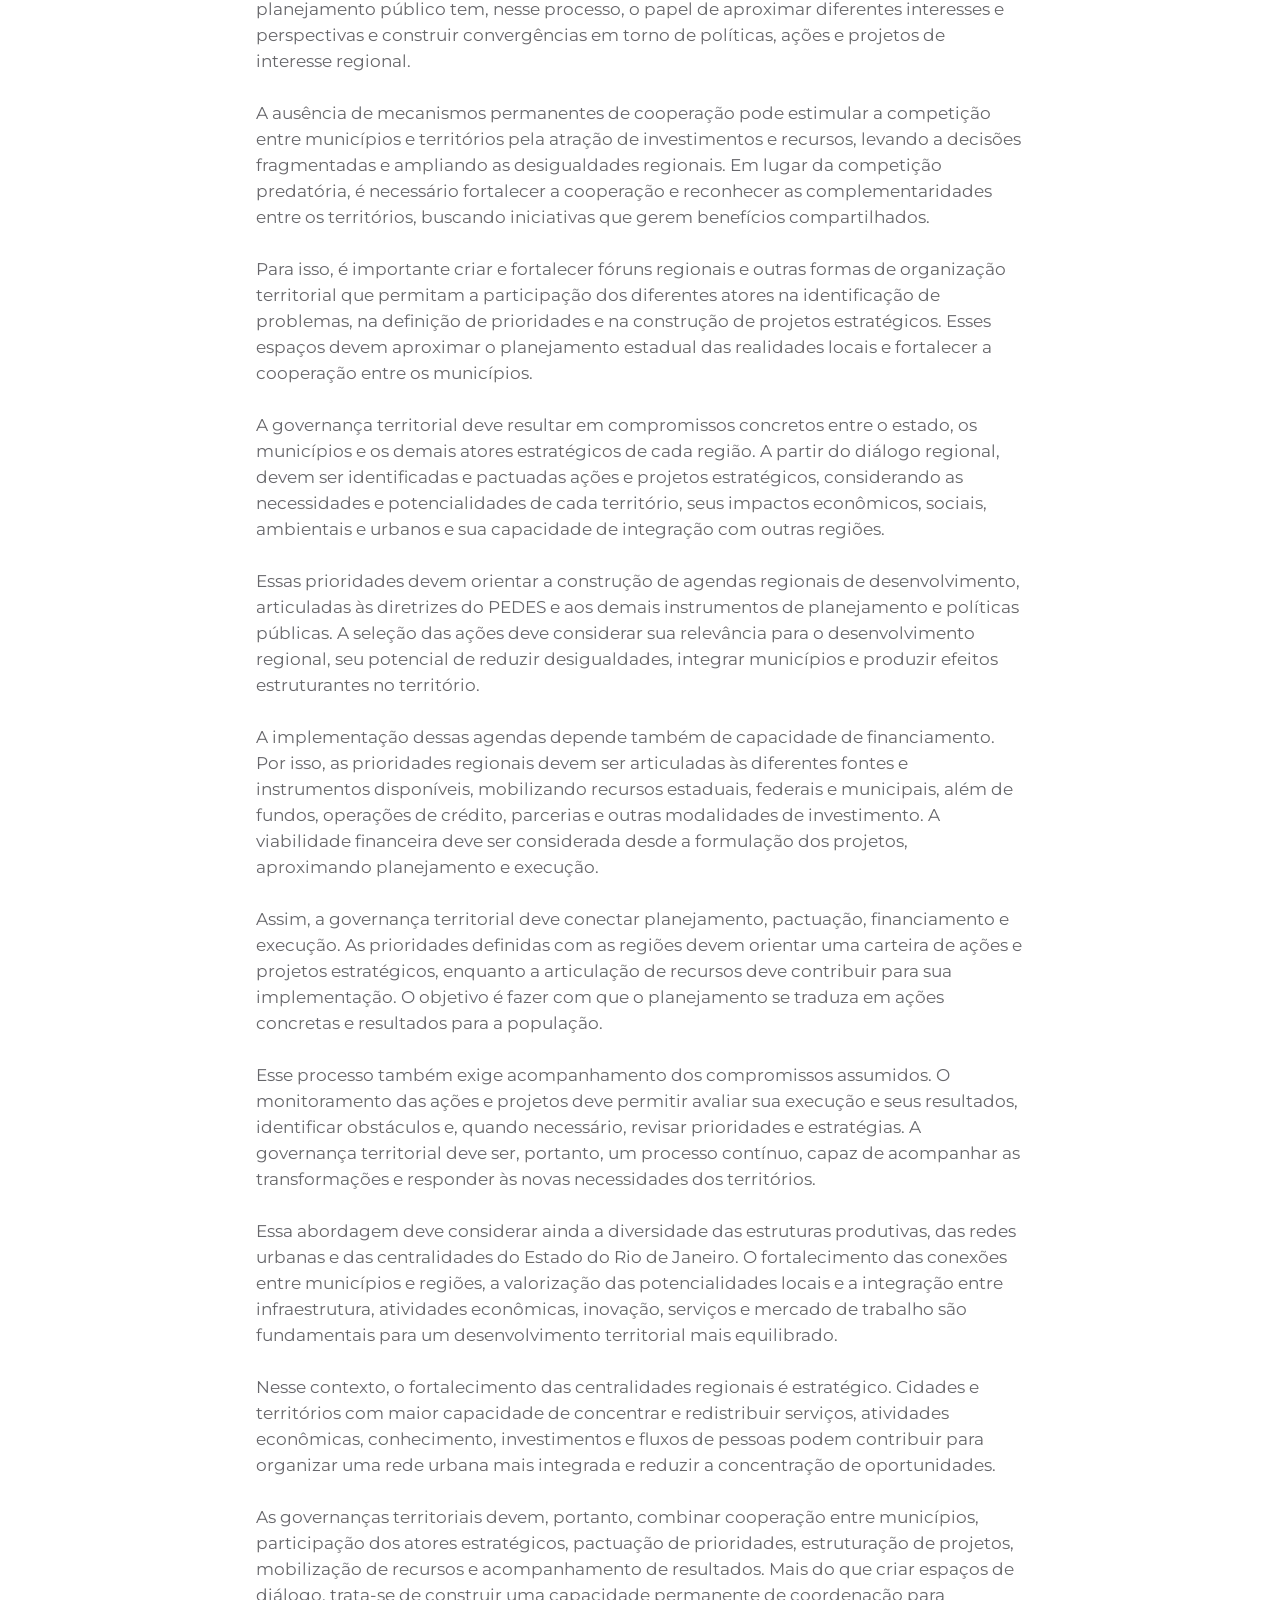
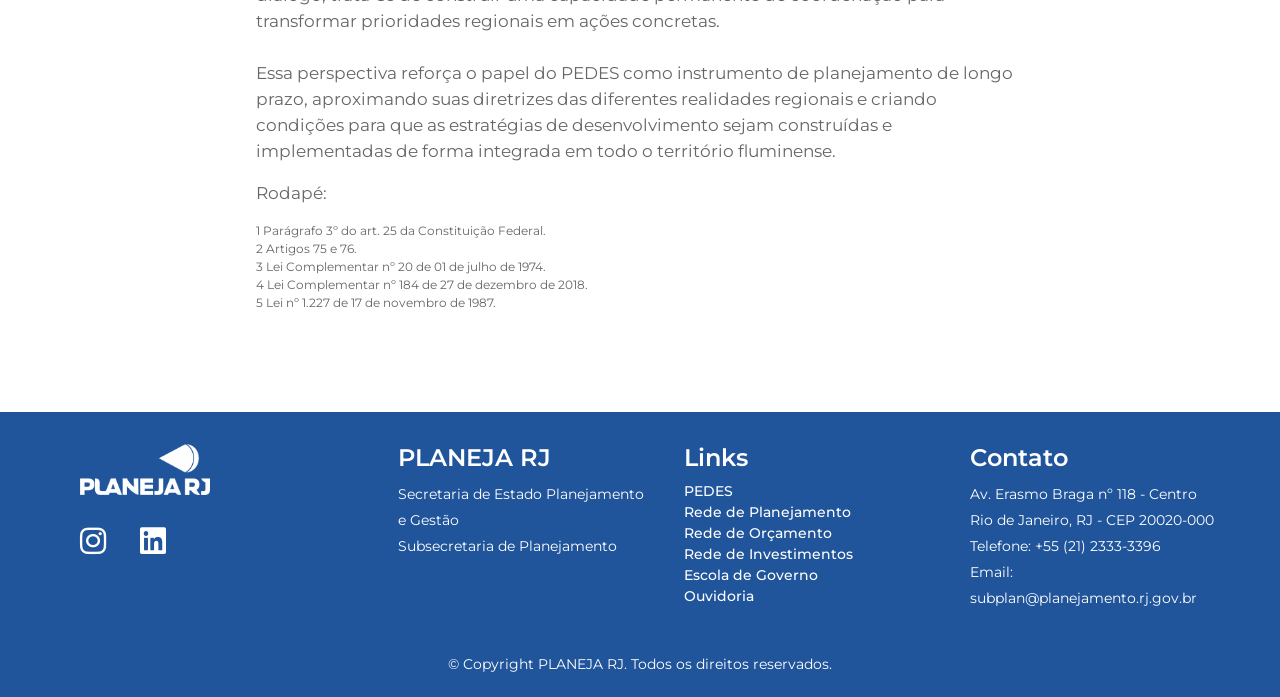
<file: PLANEJA/visao-territorial.html>
<!DOCTYPE html>
<html lang="pt-br">

<head>

    <meta charset="UTF-8">
    <meta name="viewport" content="width=device-width, initial-scale=1.0">
    <title>PLANEJA RJ</title>
    <link href="../css/bootstrap.css" rel="stylesheet">
    <link rel="stylesheet" href="https://cdnjs.cloudflare.com/ajax/libs/font-awesome/6.5.1/css/all.min.css"
        integrity="sha512-DTOQO9RWCH3ppGqcWaEA1BIZOC6xxalwEsw9c2QQeAIftl+Vegovlnee1c9QX4TctnWMn13TZye+giMm8e2LwA=="
        crossorigin="anonymous" referrerpolicy="no-referrer" />
    <link href="../style.css" rel="stylesheet">
    <link rel="preconnect" href="https://fonts.googleapis.com">
    <link rel="preconnect" href="https://fonts.gstatic.com" crossorigin>
    <link href="https://fonts.googleapis.com/css2?family=Montserrat:ital,wght@0,100..900;1,100..900&display=swap"
        rel="stylesheet">
    <link rel="icon" type="image/png" sizes="16x16" href="./img/logos/marca_rede_simbolo.png">
    <meta name="adopt-website-id" content="80d0bc96-62ac-4c4d-8ab5-12bcbbb81f95" />
    <script src="//tag.goadopt.io/injector.js?website_code=80d0bc96-62ac-4c4d-8ab5-12bcbbb81f95"
        class="adopt-injector"></script>
</head>

<body>
    <section class="topo">
        <div class="link-topo">
            <!-- <a href="http://www.siplag.rj.gov.br/" class="footer-link">SIPLAG</a>
      <a href="https://siafe2.fazenda.rj.gov.br/Siafe/faces/login.jsp;jsessionid=0A091C502196FD115B2748863DC5B633"
        class="footer-link">SIAFE</a> -->
        </div>
        <div class="logoss">
            <div class="logos-topo">
                <a href="https://redeplan.planejamento.rj.gov.br/" target="_blank" class="redinv-topo"> <img
                        class="redinv-topo" src="../assets/img/logos/redeplan_marca_reduzida_negativo.png"
                        alt="Rede de Planejamento">
                </a>

                <a href="https://pedes.planejamento.rj.gov.br/" target="_blank" class="redor-topo"> <img
                        class="redor-topo" src="../assets/img/logos/pedes_marca_2026_negativo.png" alt="PEDES">
                </a>
            </div>
        </div>
        <img class="planejamento-topo" src="../assets/img/logos/Avatar_Planejamento_Negativo.png" alt="">
    </section>

    <header>
        <nav class="navbar navbar-expand-lg bg-body-tertiary">
            <div class="container-fluid">
                <a class="navbar-brand" href="../index.html"><img class="logo"
                        src="../assets/img/logos/planeja_rj_cor.png" alt="Planeja RJ"></a>
                <button class="navbar-toggler" type="button" data-bs-toggle="collapse" data-bs-target="#navbarNav"
                    aria-controls="navbarNav" aria-expanded="false" aria-label="Toggle navigation">
                    <span class="navbar-toggler-icon"></span>
                </button>
                <div class="collapse navbar-collapse justify-content-center" id="navbarNav">
                    <ul class="navbar-nav bgnav">
                        <li class="nav-item">
                            <a class="nav-link" aria-current="page" href="../index.html">INÍCIO</a>
                        </li>
                        <li class="nav-item dropdown">
                            <a class="nav-link dropdown-toggle" href="#" role="button" data-bs-toggle="dropdown"
                                aria-expanded="false">
                                PLANEJA RJ
                            </a>
                            <ul class="dropdown-menu">
                                <li><a class="dropdown-item" href="../PLANEJA/o-que-e.html">O que é?</a></li>
                                <li><a class="dropdown-item" href="../PLANEJA/longo-prazo.html">Horizonte de longo
                                        prazo</a>
                                </li>
                                <li><a class="dropdown-item" href="../PLANEJA/visao-territorial.html">Visão
                                        territorial</a></li>
                                <li><a class="dropdown-item" href="../PLANEJA/gestao-evidencias.html">Gestão baseada em
                                        evidências</a></li>
                                <li><a class="dropdown-item" href="../PLANEJA/estudos-publicacoes.html">Estudos e
                                        Publicações</a></li>
                            </ul>
                        </li>
                        <li class="nav-item dropdown">
                            <a class="nav-link dropdown-toggle" href="#" role="button" data-bs-toggle="dropdown"
                                aria-expanded="false">
                                PEDES RJ
                            </a>
                            <ul class="dropdown-menu">
                                <li><a class="dropdown-item" href="../PEDES/o-que-e-pedes.html">O que é?</a></li>
                                <li><a class="dropdown-item" href="../PEDES/missoes.html">Missões</a></li>
                                <li><a class="dropdown-item" href="../PEDES/ciclo-pedes.html">Ciclo Pedes</a></li>
                                <li><a class="dropdown-item" href="../PEDES/monitoramento.html">Monitoramento</a></li>
                                <li><a class="dropdown-item" href="../PEDES/legislacao-pedes.html">Legislação</a></li>
                            </ul>
                        </li>
                        <li class="nav-item dropdown">
                            <a class="nav-link dropdown-toggle" href="#" role="button" data-bs-toggle="dropdown"
                                aria-expanded="false">
                                PLANO PLURIANUAL
                            </a>
                            <ul class="dropdown-menu">
                                <li><a class="dropdown-item" href="../PPA/o-que-e-ppa.html">O que é?</a></li>
                                <li><a class="dropdown-item" href="../PPA/monitoramento.html">Monitoramento</a></li>
                                <li><a class="dropdown-item" href="../PPA/legislacao-ppa.html">Legislação</a></li>
                            </ul>
                        </li>
                    </ul>
                </div>
                <a href="https://www.rj.gov.br/" target="_blank" class="logoplanejamento">
                    <img class="logoplanejamento" src="../assets/img/logos/Avatar_Planejamento.png" alt=""></a>
            </div>
        </nav>
        <img class="line" src="../assets/img/logos/linha.png" alt="">
    </header>


    <section>
        <div class="col-md-12 text-center bulet mt-30">
            <h3 class="titulo-o-que-e">VISÃO TERRITORIAL</h3>
            <span class="bulet institucional"></span>
        </div>

        <div class="texto-geral text-justify texto-site mt-30">
            <p class="texto-geral">Conforme a Constituição Federal de 1988, é competência dos estados tratar da dimensão
                regional das políticas públicas, podendo instituir, por lei complementar, regiões metropolitanas (RM),
                aglomerações urbanas e microrregiões¹ para fins de planejamento territorial e efetivação de funções
                públicas de interesse comum.</p>
            <p>No ERJ, de população predominantemente urbana, esse dispositivo foi fielmente reproduzido pela
                Constituição Estadual². Já a Região Metropolitana do Rio de Janeiro (RMRJ), criada em 1974 com a fusão
                do Estado da Guanabara ao Rio de Janeiro³, passou por diversas alterações geográficas ao longo dos anos,
                sendo atualizada em 2018⁴ para totalizar 22 municípios.</p>
            <p>Além do recorte metropolitano, o ERJ possui mais sete Regiões de Governo, somando 92 municípios. Essa
                divisão político-administrativa foi estabelecida em 1987 para atender ao Plano de Desenvolvimento
                Econômico e Social lançado pelo Governo Moreira Franco⁵, com "regiões programáticas" voltadas à
                regionalização orçamentária de programas governamentais.</p>
            <p>Vale pontuar que a criação de regiões por ato legal não resolve, por si só, a complexidade territorial e
                a escala regional, nem implica diretamente melhoria na gestão ou nos serviços públicos. A dimensão
                espacial não pode ser confundida com o recorte legal e institucional determinado por lei.</p>
            <P>Isso porque as noções de territorialização e região assumiram nova função nas políticas públicas: são
                hoje vistas como espacialidades em permanente transformação, que mediam entre a totalidade — Estado,
                sociedade, nação — e as particularidades locais. Nenhum espaço é estático; há um processo contínuo de
                territorialização, em que novas abordagens surgem enquanto outras desaparecem. O planejamento
                territorial deve compreender e atuar sobre essas mudanças, absorvendo os conflitos e contradições da
                produção socioeconômica de territórios e regiões.</P>
            <p>Cabe, portanto, ao planejamento territorial aproximar a compreensão conceitual da escala regional — fator
                essencial na organização territorial de vetores de desenvolvimento tecnológico, infraestruturas e fluxos
                econômicos — da compreensão institucional. A regionalização da ação governamental deve, assim, apoiar-se
                nas especificidades regionais e em critérios técnicos bem definidos.</p>
            <p>A institucionalização da dimensão territorial torna-se, portanto, central para identificar objetivos
                comuns. Um dos desafios do desenvolvimento socioeconômico é formalizar regionalidades funcionais,
                institucionalizando ambientes e instrumentos para atender demandas sociais e territoriais.</p>
                <p><b>Estratégias para construção de governanças territoriais</b></p>
                <p>O território fluminense é diverso e apresenta diferentes dinâmicas econômicas, sociais, urbanas e
                ambientais. Para lidar com essa complexidade, o planejamento público precisa combinar conhecimento
                técnico e articulação política, aproximando o Estado das diferentes realidades regionais. Nesse
                processo, o Estado deve exercer seu papel de coordenação do desenvolvimento urbano-regional, enfrentando
                as desigualdades e fortalecendo os mecanismos de planejamento e cooperação entre as regiões.<br><br>
                A construção de governanças territoriais exige diálogo permanente entre diferentes escalas, instituições
                e atores. Isso significa identificar, em cada região, os atores sociais, agentes econômicos e
                instituições estratégicas e criar canais de cooperação entre governos, setor produtivo, instituições de
                ensino e pesquisa e sociedade civil. O planejamento público tem, nesse processo, o papel de aproximar
                diferentes interesses e perspectivas e construir convergências em torno de políticas, ações e projetos
                de interesse regional.<br><br>
                A ausência de mecanismos permanentes de cooperação pode estimular a competição entre municípios e
                territórios pela atração de investimentos e recursos, levando a decisões fragmentadas e ampliando as
                desigualdades regionais. Em lugar da competição predatória, é necessário fortalecer a cooperação e
                reconhecer as complementaridades entre os territórios, buscando iniciativas que gerem benefícios
                compartilhados.<br><br>
                Para isso, é importante criar e fortalecer fóruns regionais e outras formas de organização territorial
                que permitam a participação dos diferentes atores na identificação de problemas, na definição de
                prioridades e na construção de projetos estratégicos. Esses espaços devem aproximar o planejamento
                estadual das realidades locais e fortalecer a cooperação entre os municípios.<br><br>
                A governança territorial deve resultar em compromissos concretos entre o estado, os municípios e os
                demais atores estratégicos de cada região. A partir do diálogo regional, devem ser identificadas e
                pactuadas ações e projetos estratégicos, considerando as necessidades e potencialidades de cada
                território, seus impactos econômicos, sociais, ambientais e urbanos e sua capacidade de integração com
                outras regiões.<br><br>
                Essas prioridades devem orientar a construção de agendas regionais de desenvolvimento, articuladas às
                diretrizes do PEDES e aos demais instrumentos de planejamento e políticas públicas. A seleção das ações
                deve considerar sua relevância para o desenvolvimento regional, seu potencial de reduzir desigualdades,
                integrar municípios e produzir efeitos estruturantes no território.<br><br>
                A implementação dessas agendas depende também de capacidade de financiamento. Por isso, as prioridades
                regionais devem ser articuladas às diferentes fontes e instrumentos disponíveis, mobilizando recursos
                estaduais, federais e municipais, além de fundos, operações de crédito, parcerias e outras modalidades
                de investimento. A viabilidade financeira deve ser considerada desde a formulação dos projetos,
                aproximando planejamento e execução.<br><br>
                Assim, a governança territorial deve conectar planejamento, pactuação, financiamento e execução. As
                prioridades definidas com as regiões devem orientar uma carteira de ações e projetos estratégicos,
                enquanto a articulação de recursos deve contribuir para sua implementação. O objetivo é fazer com que o
                planejamento se traduza em ações concretas e resultados para a população.<br><br>
                Esse processo também exige acompanhamento dos compromissos assumidos. O monitoramento das ações e
                projetos deve permitir avaliar sua execução e seus resultados, identificar obstáculos e, quando
                necessário, revisar prioridades e estratégias. A governança territorial deve ser, portanto, um processo
                contínuo, capaz de acompanhar as transformações e responder às novas necessidades dos territórios.<br><br>
                Essa abordagem deve considerar ainda a diversidade das estruturas produtivas, das redes urbanas e das
                centralidades do Estado do Rio de Janeiro. O fortalecimento das conexões entre municípios e regiões, a
                valorização das potencialidades locais e a integração entre infraestrutura, atividades econômicas,
                inovação, serviços e mercado de trabalho são fundamentais para um desenvolvimento territorial mais
                equilibrado.<br><br>
                Nesse contexto, o fortalecimento das centralidades regionais é estratégico. Cidades e territórios com
                maior capacidade de concentrar e redistribuir serviços, atividades econômicas, conhecimento,
                investimentos e fluxos de pessoas podem contribuir para organizar uma rede urbana mais integrada e
                reduzir a concentração de oportunidades.<br><br>
                As governanças territoriais devem, portanto, combinar cooperação entre municípios, participação dos
                atores estratégicos, pactuação de prioridades, estruturação de projetos, mobilização de recursos e
                acompanhamento de resultados. Mais do que criar espaços de diálogo, trata-se de construir uma capacidade
                permanente de coordenação para transformar prioridades regionais em ações concretas.<br><br>
                Essa perspectiva reforça o papel do PEDES como instrumento de planejamento de longo prazo, aproximando
                suas diretrizes das diferentes realidades regionais e criando condições para que as estratégias de
                desenvolvimento sejam construídas e implementadas de forma integrada em todo o território fluminense.
            </p>
            <p>Rodapé:</p>
            <div>
                <p class="rodape">1 Parágrafo 3º do art. 25 da Constituição Federal.<br>
                    2 Artigos 75 e 76.<br>
                    3 Lei Complementar nº 20 de 01 de julho de 1974.<br>
                    4 Lei Complementar nº 184 de 27 de dezembro de 2018.<br>
                    5 Lei nº 1.227 de 17 de novembro de 1987.
                </p>
            </div>
    </section>

    <footer>
        <div id="footer_content">
            <div id="footer_contacts menuu">
                <img class="img-footer" src="../assets/img/logos/planeja_rj_branco.png" alt=""><br><br>
                <div class="logos-footer">
                    <!-- <div id="footer_socialmedia">
            <a href="https://www.youtube.com/@RededePlanejamentoRJ/videos" target="_blank" class="footer-link"
              id="youtube">
              <i class="fa-brands fa-youtube"></i>
            </a>
          </div> -->
                    <div id="footer_socialmedia">
                        <a href="https://www.instagram.com/seplagrj?igsh=MXRneDh1bnNnc2w5aA==" target="_blank"
                            class="footer-link" id="instagram">
                            <i class="fa-brands fa-instagram"></i>
                        </a>
                    </div>
                    <div id="footer_socialmedia">
                        <a href="https://www.linkedin.com/company/seplagrj/?originalSubdomain=br" target="_blank"
                            class="footer-link" id="linkedin">
                            <i class="fa-brands fa-linkedin"></i>
                        </a>
                    </div>
                </div>
                <!-- <div class="logos-footer">
          <div class="logos-footer2">
            <a href="" target="_blank"><img class="redor" src="../img/logos/redor-negativo.svg" alt=""></a>
            <a href="" target="_blank"><img class="redor" src="../img/logos/redinv-negativo.svg" alt=""></a>
            <a href="" target="_blank"><img class="redor" src="../img/logos/redeplan-negativo.svg" alt=""></a>
          </div>
        </div> -->
            </div>

            <ul class="footer-list menuuu">
                <li>
                    <h4>PLANEJA RJ</h4>
                </li>
                <p>Secretaria de Estado Planejamento e Gestão<br>
                    Subsecretaria de Planejamento
                </p>
            </ul>

            <ul class="footer-list menuu">
                <li>
                    <h4>Links</h4>
                </li>
                <li><a href="https://pedes.planejamento.rj.gov.br/" target="_blank" class="footer-link">PEDES</a></li>
                <li><a href="https://redeplan.planejamento.rj.gov.br/" target="_blank" class="footer-link">Rede de
                        Planejamento</a></li>
                <li><a href="https://www.redor.planejamento.rj.gov.br/" target="_blank" class="footer-link">Rede de
                        Orçamento</a></li>
                <li><a href="https://redinv.planejamento.rj.gov.br/" target="_blank" class="footer-link">Rede de
                        Investimentos</a></li>
                <li><a href="https://egep.planejamento.rj.gov.br/egep/" target="_blank" class="footer-link">Escola de
                        Governo</a></li>
                <li><a href="https://www.rj.gov.br/planejamento/Ouvidoria_Interna_e_Transparencia" target="_blank"
                        class="footer-link">Ouvidoria</a></li>
            </ul>

            <ul class="footer-list menuuu">
                <li>
                    <h4>Contato</h4>
                </li>
                <p>
                    Av. Erasmo Braga nº 118 - Centro <br>
                    Rio de Janeiro, RJ - CEP 20020-000<br>
                    Telefone: +55 (21) 2333-3396 <br>
                    Email: subplan@planejamento.rj.gov.br
                </p>
            </ul>
        </div>

        <p class="fim">© Copyright PLANEJA RJ. Todos os direitos reservados.</p>
    </footer>


    <script src="../js/jquery.min.js"></script>
    <script src="../js/navbar-rodape.js"></script>
    <script src="../js/bootstrap.bundle.js"></script>
    <script src="../js/cookies.js"></script>

    <script>function inicializarMenuLateral() {
            const botoesAba = document.querySelectorAll('.item-menu');
            const painelDinamico = document.getElementById('conteudo-aba-dinamico');

            function carregarConteudoAba(idAba) {
                const template = document.getElementById(idAba);
                if (template && painelDinamico) {
                    painelDinamico.innerHTML = '';
                    const clone = template.content.cloneNode(true);
                    painelDinamico.appendChild(clone);
                }
            }

            // Carrega o primeiro item ("camaras-tecnicas") como padrão ao abrir a página
            carregarConteudoAba('camaras-tecnicas');

            botoesAba.forEach(botao => {
                botao.addEventListener('click', () => {
                    // Remove a classe "ativo" de todos os botões e adiciona no botão clicado
                    botoesAba.forEach(b => b.classList.remove('ativo'));
                    botao.classList.add('ativo');

                    // Troca o conteúdo da área da direita
                    const abaId = botao.dataset.aba;
                    carregarConteudoAba(abaId);
                });
            });
        }

        // Inicializa a função assim que a página carregar
        document.addEventListener('DOMContentLoaded', () => {
            inicializarMenuLateral();
        });</script>

    <button id="btn-topo" title="Voltar ao topo" aria-label="Voltar ao topo">
        <svg xmlns="http://www.w3.org/2000/svg" viewBox="0 0 24 24" width="24" height="24" fill="none"
            stroke="currentColor" stroke-width="2.5" stroke-linecap="round" stroke-linejoin="round">
            <polyline points="18 15 12 9 6 15"></polyline>
        </svg>
    </button>

    <script>
        const btnTopo = document.getElementById('btn-topo');

        // Exibe ou esconde o botão conforme a rolagem da página
        window.addEventListener('scroll', () => {
            if (window.scrollY > 300) { // Aparece quando o usuário descer 300px
                btnTopo.classList.add('visivel');
            } else {
                btnTopo.classList.remove('visivel');
            }
        });

        // Ação de clique para voltar ao topo suavemente
        btnTopo.addEventListener('click', () => {
            window.scrollTo({
                top: 0,
                behavior: 'smooth'
            });
        });</script>


</body>

</html>
</file>
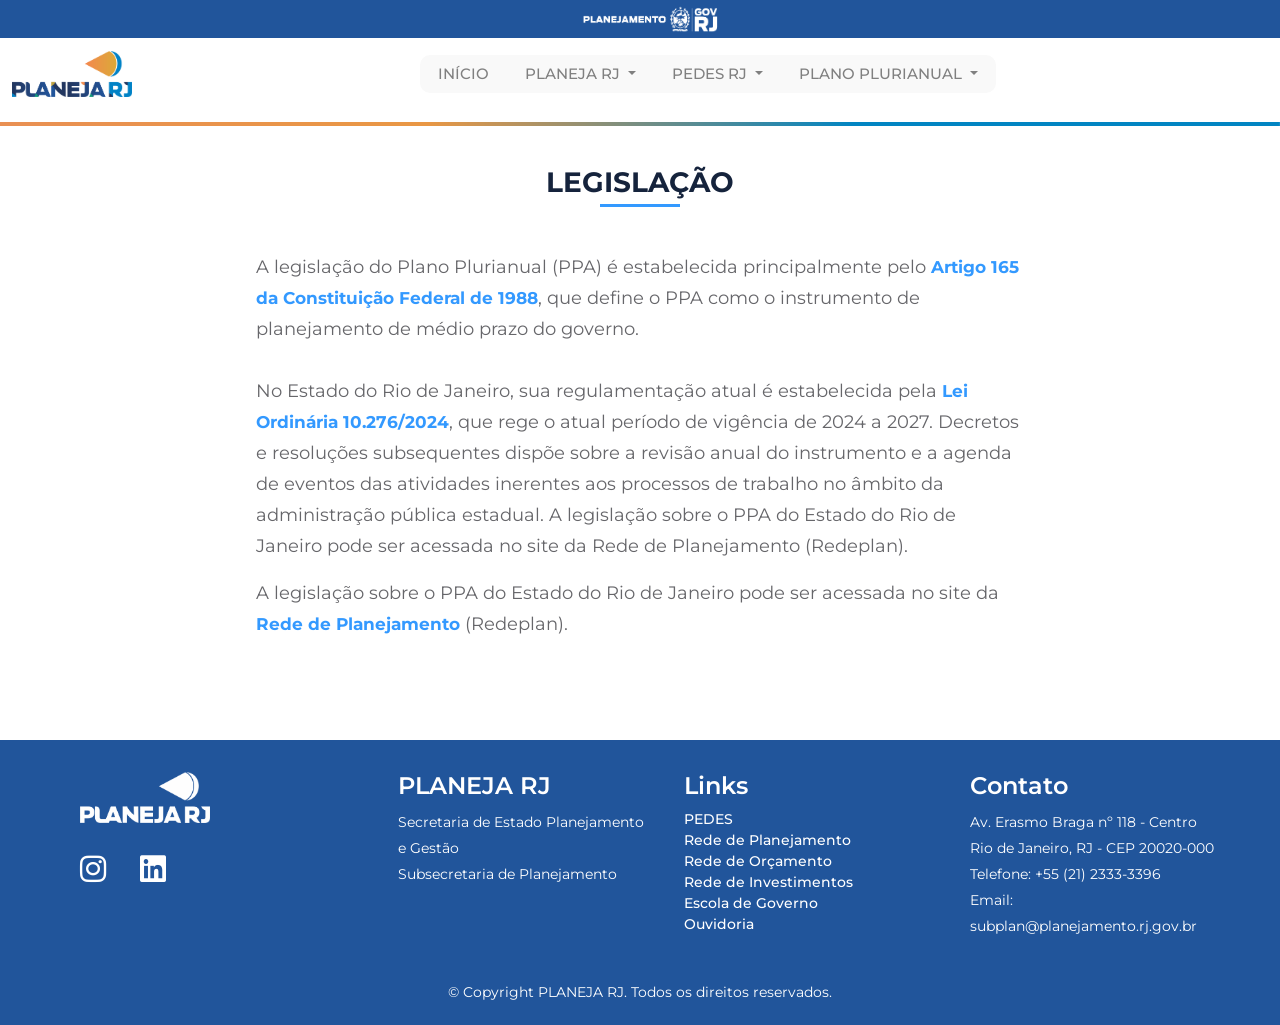
<file: PPA/legislacao-ppa.html>
<!DOCTYPE html>
<html lang="pt-br">

<head>

    <meta charset="UTF-8">
    <meta name="viewport" content="width=device-width, initial-scale=1.0">
    <title>PLANEJA RJ</title>
    <link href="../css/bootstrap.css" rel="stylesheet">
    <link rel="stylesheet" href="https://cdnjs.cloudflare.com/ajax/libs/font-awesome/6.5.1/css/all.min.css"
        integrity="sha512-DTOQO9RWCH3ppGqcWaEA1BIZOC6xxalwEsw9c2QQeAIftl+Vegovlnee1c9QX4TctnWMn13TZye+giMm8e2LwA=="
        crossorigin="anonymous" referrerpolicy="no-referrer" />
    <link href="../style.css" rel="stylesheet">
    <link rel="preconnect" href="https://fonts.googleapis.com">
    <link rel="preconnect" href="https://fonts.gstatic.com" crossorigin>
    <link href="https://fonts.googleapis.com/css2?family=Montserrat:ital,wght@0,100..900;1,100..900&display=swap"
        rel="stylesheet">
    <link rel="icon" type="image/png" sizes="16x16" href="./img/logos/marca_rede_simbolo.png">
    <meta name="adopt-website-id" content="80d0bc96-62ac-4c4d-8ab5-12bcbbb81f95" />
    <script src="//tag.goadopt.io/injector.js?website_code=80d0bc96-62ac-4c4d-8ab5-12bcbbb81f95"
        class="adopt-injector"></script>
</head>

<body>
    <section class="topo">
        <div class="link-topo">
            <!-- <a href="http://www.siplag.rj.gov.br/" class="footer-link">SIPLAG</a>
      <a href="https://siafe2.fazenda.rj.gov.br/Siafe/faces/login.jsp;jsessionid=0A091C502196FD115B2748863DC5B633"
        class="footer-link">SIAFE</a> -->
        </div>
        <div class="logoss">
            <div class="logos-topo">
                <a href="https://redeplan.planejamento.rj.gov.br/" target="_blank" class="redinv-topo"> <img
                        class="redinv-topo" src="../assets/img/logos/redeplan_marca_reduzida_negativo.png"
                        alt="Rede de Planejamento">
                </a>

                <a href="https://pedes.planejamento.rj.gov.br/" target="_blank" class="redor-topo"> <img
                        class="redor-topo" src="../assets/img/logos/pedes_marca_2026_negativo.png" alt="PEDES">
                </a>
            </div>
        </div>
        <img class="planejamento-topo" src="../assets/img/logos/Avatar_Planejamento_Negativo.png" alt="">
    </section>

    <header>
        <nav class="navbar navbar-expand-lg bg-body-tertiary">
            <div class="container-fluid">
                <a class="navbar-brand" href="../index.html"><img class="logo"
                        src="../assets/img/logos/planeja_rj_cor.png" alt="Planeja RJ"></a>
                <button class="navbar-toggler" type="button" data-bs-toggle="collapse" data-bs-target="#navbarNav"
                    aria-controls="navbarNav" aria-expanded="false" aria-label="Toggle navigation">
                    <span class="navbar-toggler-icon"></span>
                </button>
                <div class="collapse navbar-collapse justify-content-center" id="navbarNav">
                    <ul class="navbar-nav bgnav">
                        <li class="nav-item">
                            <a class="nav-link" aria-current="page" href="../index.html">INÍCIO</a>
                        </li>
                        <li class="nav-item dropdown">
                            <a class="nav-link dropdown-toggle" href="#" role="button" data-bs-toggle="dropdown"
                                aria-expanded="false">
                                PLANEJA RJ
                            </a>
                            <ul class="dropdown-menu">
                                <li><a class="dropdown-item" href="../PLANEJA/o-que-e.html">O que é?</a></li>
                                <li><a class="dropdown-item" href="../PLANEJA/longo-prazo.html">Horizonte de longo
                                        prazo</a>
                                </li>
                                <li><a class="dropdown-item" href="../PLANEJA/visao-territorial.html">Visão
                                        territorial</a></li>
                                <li><a class="dropdown-item" href="../PLANEJA/gestao-evidencias.html">Gestão baseada em
                                        evidências</a></li>
                                <li><a class="dropdown-item" href="../PLANEJA/estudos-publicacoes.html">Estudos e
                                        Publicações</a></li>
                            </ul>
                        </li>
                        <li class="nav-item dropdown">
                            <a class="nav-link dropdown-toggle" href="#" role="button" data-bs-toggle="dropdown"
                                aria-expanded="false">
                                PEDES RJ
                            </a>
                            <ul class="dropdown-menu">
                                <li><a class="dropdown-item" href="../PEDES/o-que-e-pedes.html">O que é?</a></li>
                                <li><a class="dropdown-item" href="../PEDES/missoes.html">Missões</a></li>
                                <li><a class="dropdown-item" href="../PEDES/ciclo-pedes.html">Ciclo Pedes</a></li>
                                <li><a class="dropdown-item" href="../PEDES/monitoramento.html">Monitoramento</a></li>
                                <li><a class="dropdown-item" href="../PEDES/legislacao-pedes.html">Legislação</a></li>
                            </ul>
                        </li>
                        <li class="nav-item dropdown">
                            <a class="nav-link dropdown-toggle" href="#" role="button" data-bs-toggle="dropdown"
                                aria-expanded="false">
                                PLANO PLURIANUAL
                            </a>
                            <ul class="dropdown-menu">
                                <li><a class="dropdown-item" href="../PPA/o-que-e-ppa.html">O que é?</a></li>
                                <li><a class="dropdown-item" href="../PPA/monitoramento.html">Monitoramento</a></li>
                                <li><a class="dropdown-item" href="../PPA/legislacao-ppa.html">Legislação</a></li>
                            </ul>
                        </li>
                    </ul>
                </div>
                <a href="https://www.rj.gov.br/" target="_blank" class="logoplanejamento">
                    <img class="logoplanejamento" src="../assets/img/logos/Avatar_Planejamento.png" alt=""></a>
            </div>
        </nav>
        <img class="line" src="../assets/img/logos/linha.png" alt="">
    </header>


    <section>
        <div class="col-md-12 text-center bulet mt-30">
            <h3 class="titulo-o-que-e">LEGISLAÇÃO</h3>
            <span class="bulet institucional"></span>
        </div>

        <div class="texto-geral text-justify texto-site mt-30">
            <p class="texto-geral">A legislação do Plano Plurianual (PPA) é estabelecida principalmente pelo <a
                    href="https://www.jusbrasil.com.br/topicos/10663594/artigo-165-da-constituicao-federal-de-1988"
                    target="_blank">Artigo
                    165
                    da Constituição Federal de 1988</a>, que define o PPA como o instrumento de planejamento de médio
                prazo do
                governo. <br><br>No Estado do Rio de Janeiro, sua regulamentação atual é estabelecida pela <a
                    href="https://leisestaduais.com.br/rj/lei-ordinaria-n-10276-2024-rio-de-janeiro-institui-o-plano-plurianual-do-estado-do-rio-de-janeiro-ppa-para-o-periodo-de-2024-2027"
                    target="_blank">Lei
                    Ordinária
                    10.276/2024</a>, que rege o atual período de vigência de 2024 a 2027. Decretos e resoluções
                subsequentes
                dispõe sobre a revisão anual do instrumento e a agenda de eventos das atividades inerentes aos processos
                de trabalho no âmbito da administração pública estadual. A legislação sobre o PPA do Estado do Rio de
                Janeiro pode ser acessada no site da Rede de Planejamento (Redeplan).</p>
            <p class="texto-geral">
                A legislação sobre o PPA do Estado do Rio de Janeiro pode ser acessada no site da <a
                    href="https://redeplan.planejamento.rj.gov.br/PPA/legislacaoppa.html">Rede de Planejamento</a>
                (Redeplan).</p>
    </section>

    <footer>
        <div id="footer_content">
            <div id="footer_contacts menuu">
                <img class="img-footer" src="../assets/img/logos/planeja_rj_branco.png" alt=""><br><br>
                <div class="logos-footer">
                    <!-- <div id="footer_socialmedia">
            <a href="https://www.youtube.com/@RededePlanejamentoRJ/videos" target="_blank" class="footer-link"
              id="youtube">
              <i class="fa-brands fa-youtube"></i>
            </a>
          </div> -->
                    <div id="footer_socialmedia">
                        <a href="https://www.instagram.com/seplagrj?igsh=MXRneDh1bnNnc2w5aA==" target="_blank"
                            class="footer-link" id="instagram">
                            <i class="fa-brands fa-instagram"></i>
                        </a>
                    </div>
                    <div id="footer_socialmedia">
                        <a href="https://www.linkedin.com/company/seplagrj/?originalSubdomain=br" target="_blank"
                            class="footer-link" id="linkedin">
                            <i class="fa-brands fa-linkedin"></i>
                        </a>
                    </div>
                </div>
                <!-- <div class="logos-footer">
          <div class="logos-footer2">
            <a href="" target="_blank"><img class="redor" src="../img/logos/redor-negativo.svg" alt=""></a>
            <a href="" target="_blank"><img class="redor" src="../img/logos/redinv-negativo.svg" alt=""></a>
            <a href="" target="_blank"><img class="redor" src="../img/logos/redeplan-negativo.svg" alt=""></a>
          </div>
        </div> -->
            </div>

            <ul class="footer-list menuuu">
                <li>
                    <h4>PLANEJA RJ</h4>
                </li>
                <p>Secretaria de Estado Planejamento e Gestão<br>
                    Subsecretaria de Planejamento
                </p>
            </ul>

            <ul class="footer-list menuu">
                <li>
                    <h4>Links</h4>
                </li>
                <li><a href="https://pedes.planejamento.rj.gov.br/" target="_blank" class="footer-link">PEDES</a></li>
                <li><a href="https://redeplan.planejamento.rj.gov.br/" target="_blank" class="footer-link">Rede de
                        Planejamento</a></li>
                <li><a href="https://www.redor.planejamento.rj.gov.br/" target="_blank" class="footer-link">Rede de
                        Orçamento</a></li>
                <li><a href="https://redinv.planejamento.rj.gov.br/" target="_blank" class="footer-link">Rede de
                        Investimentos</a></li>
                <li><a href="https://egep.planejamento.rj.gov.br/egep/" target="_blank" class="footer-link">Escola de
                        Governo</a></li>
                <li><a href="https://www.rj.gov.br/planejamento/Ouvidoria_Interna_e_Transparencia" target="_blank"
                        class="footer-link">Ouvidoria</a></li>
            </ul>

            <ul class="footer-list menuuu">
                <li>
                    <h4>Contato</h4>
                </li>
                <p>
                    Av. Erasmo Braga nº 118 - Centro <br>
                    Rio de Janeiro, RJ - CEP 20020-000<br>
                    Telefone: +55 (21) 2333-3396 <br>
                    Email: subplan@planejamento.rj.gov.br
                </p>
            </ul>
        </div>

        <p class="fim">© Copyright PLANEJA RJ. Todos os direitos reservados.</p>
    </footer>


    <script src="../js/jquery.min.js"></script>
    <script src="../js/navbar-rodape.js"></script>
    <script src="../js/bootstrap.bundle.js"></script>
    <script src="../js/cookies.js"></script>

    <script>function inicializarMenuLateral() {
            const botoesAba = document.querySelectorAll('.item-menu');
            const painelDinamico = document.getElementById('conteudo-aba-dinamico');

            function carregarConteudoAba(idAba) {
                const template = document.getElementById(idAba);
                if (template && painelDinamico) {
                    painelDinamico.innerHTML = '';
                    const clone = template.content.cloneNode(true);
                    painelDinamico.appendChild(clone);
                }
            }

            // Carrega o primeiro item ("camaras-tecnicas") como padrão ao abrir a página
            carregarConteudoAba('camaras-tecnicas');

            botoesAba.forEach(botao => {
                botao.addEventListener('click', () => {
                    // Remove a classe "ativo" de todos os botões e adiciona no botão clicado
                    botoesAba.forEach(b => b.classList.remove('ativo'));
                    botao.classList.add('ativo');

                    // Troca o conteúdo da área da direita
                    const abaId = botao.dataset.aba;
                    carregarConteudoAba(abaId);
                });
            });
        }

        // Inicializa a função assim que a página carregar
        document.addEventListener('DOMContentLoaded', () => {
            inicializarMenuLateral();
        });</script>

    <button id="btn-topo" title="Voltar ao topo" aria-label="Voltar ao topo">
        <svg xmlns="http://www.w3.org/2000/svg" viewBox="0 0 24 24" width="24" height="24" fill="none"
            stroke="currentColor" stroke-width="2.5" stroke-linecap="round" stroke-linejoin="round">
            <polyline points="18 15 12 9 6 15"></polyline>
        </svg>
    </button>

    <script>
        const btnTopo = document.getElementById('btn-topo');

        // Exibe ou esconde o botão conforme a rolagem da página
        window.addEventListener('scroll', () => {
            if (window.scrollY > 300) { // Aparece quando o usuário descer 300px
                btnTopo.classList.add('visivel');
            } else {
                btnTopo.classList.remove('visivel');
            }
        });

        // Ação de clique para voltar ao topo suavemente
        btnTopo.addEventListener('click', () => {
            window.scrollTo({
                top: 0,
                behavior: 'smooth'
            });
        });</script>


</body>

</html>
</file>
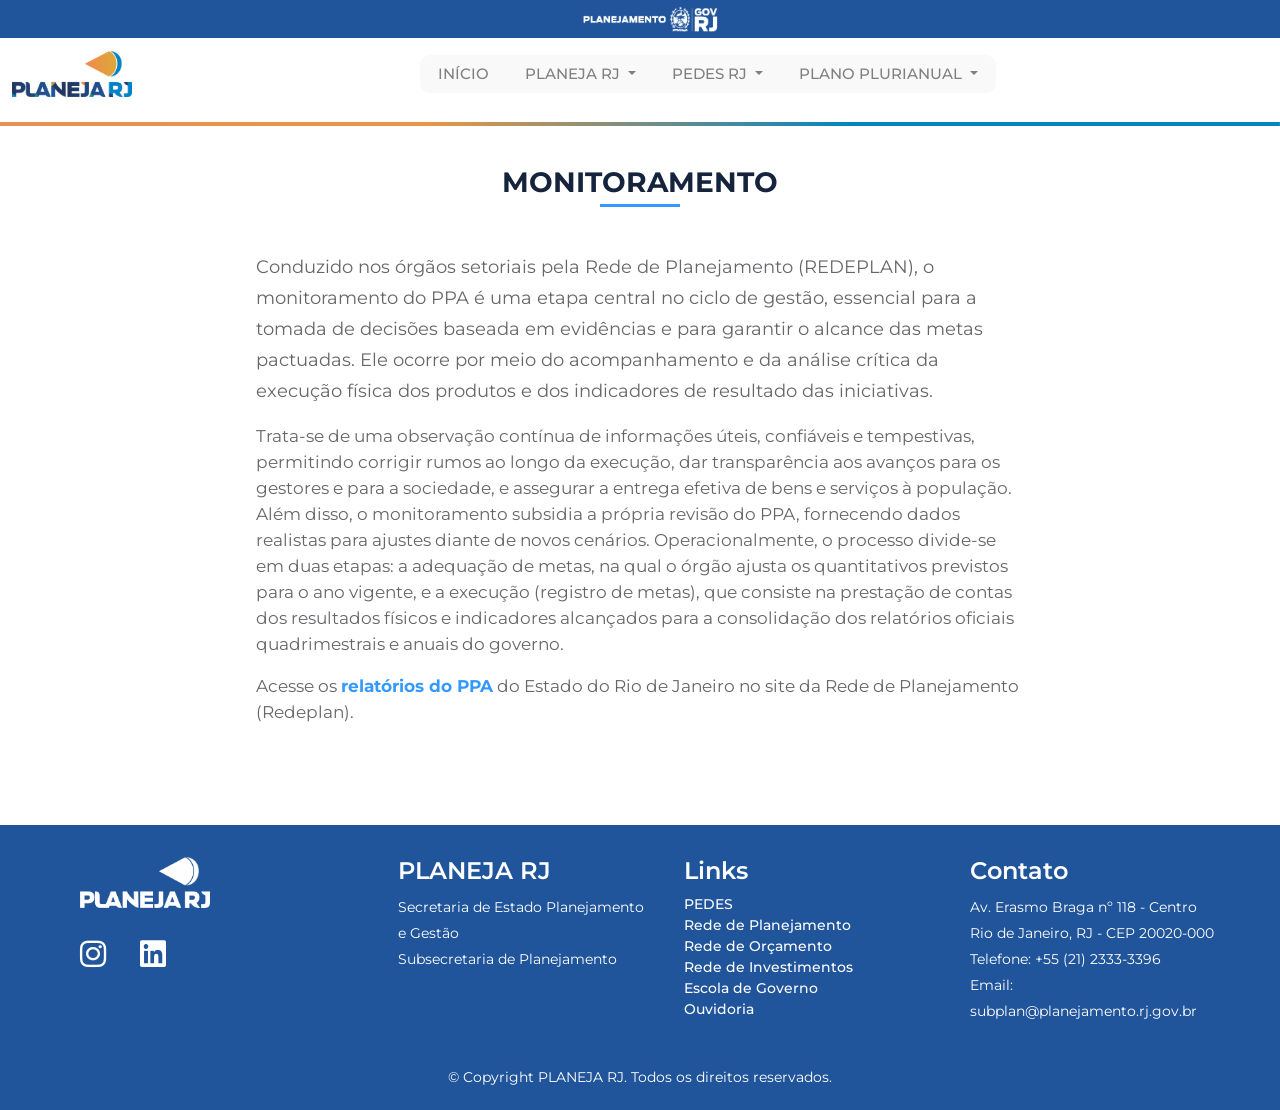
<file: PPA/monitoramento.html>
<!DOCTYPE html>
<html lang="pt-br">

<head>

    <meta charset="UTF-8">
    <meta name="viewport" content="width=device-width, initial-scale=1.0">
    <title>PLANEJA RJ</title>
    <link href="../css/bootstrap.css" rel="stylesheet">
    <link rel="stylesheet" href="https://cdnjs.cloudflare.com/ajax/libs/font-awesome/6.5.1/css/all.min.css"
        integrity="sha512-DTOQO9RWCH3ppGqcWaEA1BIZOC6xxalwEsw9c2QQeAIftl+Vegovlnee1c9QX4TctnWMn13TZye+giMm8e2LwA=="
        crossorigin="anonymous" referrerpolicy="no-referrer" />
    <link href="../style.css" rel="stylesheet">
    <link rel="preconnect" href="https://fonts.googleapis.com">
    <link rel="preconnect" href="https://fonts.gstatic.com" crossorigin>
    <link href="https://fonts.googleapis.com/css2?family=Montserrat:ital,wght@0,100..900;1,100..900&display=swap"
        rel="stylesheet">
    <link rel="icon" type="image/png" sizes="16x16" href="./img/logos/marca_rede_simbolo.png">
    <meta name="adopt-website-id" content="80d0bc96-62ac-4c4d-8ab5-12bcbbb81f95" />
    <script src="//tag.goadopt.io/injector.js?website_code=80d0bc96-62ac-4c4d-8ab5-12bcbbb81f95"
        class="adopt-injector"></script>
</head>

<body>
    <section class="topo">
        <div class="link-topo">
            <!-- <a href="http://www.siplag.rj.gov.br/" class="footer-link">SIPLAG</a>
      <a href="https://siafe2.fazenda.rj.gov.br/Siafe/faces/login.jsp;jsessionid=0A091C502196FD115B2748863DC5B633"
        class="footer-link">SIAFE</a> -->
        </div>
        <div class="logoss">
            <div class="logos-topo">
                <a href="https://redeplan.planejamento.rj.gov.br/" target="_blank" class="redinv-topo"> <img
                        class="redinv-topo" src="../assets/img/logos/redeplan_marca_reduzida_negativo.png"
                        alt="Rede de Planejamento">
                </a>

                <a href="https://pedes.planejamento.rj.gov.br/" target="_blank" class="redor-topo"> <img
                        class="redor-topo" src="../assets/img/logos/pedes_marca_2026_negativo.png" alt="PEDES">
                </a>
            </div>
        </div>
        <img class="planejamento-topo" src="../assets/img/logos/Avatar_Planejamento_Negativo.png" alt="">
    </section>

    <header>
        <nav class="navbar navbar-expand-lg bg-body-tertiary">
            <div class="container-fluid">
                <a class="navbar-brand" href="../index.html"><img class="logo"
                        src="../assets/img/logos/planeja_rj_cor.png" alt="Planeja RJ"></a>
                <button class="navbar-toggler" type="button" data-bs-toggle="collapse" data-bs-target="#navbarNav"
                    aria-controls="navbarNav" aria-expanded="false" aria-label="Toggle navigation">
                    <span class="navbar-toggler-icon"></span>
                </button>
                <div class="collapse navbar-collapse justify-content-center" id="navbarNav">
                    <ul class="navbar-nav bgnav">
                        <li class="nav-item">
                            <a class="nav-link" aria-current="page" href="../index.html">INÍCIO</a>
                        </li>
                        <li class="nav-item dropdown">
                            <a class="nav-link dropdown-toggle" href="#" role="button" data-bs-toggle="dropdown"
                                aria-expanded="false">
                                PLANEJA RJ
                            </a>
                            <ul class="dropdown-menu">
                                <li><a class="dropdown-item" href="../PLANEJA/o-que-e.html">O que é?</a></li>
                                <li><a class="dropdown-item" href="../PLANEJA/longo-prazo.html">Horizonte de longo
                                        prazo</a>
                                </li>
                                <li><a class="dropdown-item" href="../PLANEJA/visao-territorial.html">Visão
                                        territorial</a></li>
                                <li><a class="dropdown-item" href="../PLANEJA/gestao-evidencias.html">Gestão baseada em
                                        evidências</a></li>
                                <li><a class="dropdown-item" href="../PLANEJA/estudos-publicacoes.html">Estudos e
                                        Publicações</a></li>
                            </ul>
                        </li>
                        <li class="nav-item dropdown">
                            <a class="nav-link dropdown-toggle" href="#" role="button" data-bs-toggle="dropdown"
                                aria-expanded="false">
                                PEDES RJ
                            </a>
                            <ul class="dropdown-menu">
                                <li><a class="dropdown-item" href="../PEDES/o-que-e-pedes.html">O que é?</a></li>
                                <li><a class="dropdown-item" href="../PEDES/missoes.html">Missões</a></li>
                                <li><a class="dropdown-item" href="../PEDES/ciclo-pedes.html">Ciclo Pedes</a></li>
                                <li><a class="dropdown-item" href="../PEDES/monitoramento.html">Monitoramento</a></li>
                                <li><a class="dropdown-item" href="../PEDES/legislacao-pedes.html">Legislação</a></li>
                            </ul>
                        </li>
                        <li class="nav-item dropdown">
                            <a class="nav-link dropdown-toggle" href="#" role="button" data-bs-toggle="dropdown"
                                aria-expanded="false">
                                PLANO PLURIANUAL
                            </a>
                            <ul class="dropdown-menu">
                                <li><a class="dropdown-item" href="../PPA/o-que-e-ppa.html">O que é?</a></li>
                                <li><a class="dropdown-item" href="../PPA/monitoramento.html">Monitoramento</a></li>
                                <li><a class="dropdown-item" href="../PPA/legislacao-ppa.html">Legislação</a></li>
                            </ul>
                        </li>
                    </ul>
                </div>
                <a href="https://www.rj.gov.br/" target="_blank" class="logoplanejamento">
                    <img class="logoplanejamento" src="../assets/img/logos/Avatar_Planejamento.png" alt=""></a>
            </div>
        </nav>
        <img class="line" src="../assets/img/logos/linha.png" alt="">
    </header>


    <section>
        <div class="col-md-12 text-center bulet mt-30">
            <h3 class="titulo-o-que-e">MONITORAMENTO</h3>
            <span class="bulet institucional"></span>
        </div>

        <div class="texto-geral text-justify texto-site mt-30">
            <p class="texto-geral">Conduzido nos órgãos setoriais pela Rede de Planejamento (REDEPLAN), o monitoramento
                do PPA é uma etapa central no ciclo de gestão, essencial para a tomada de decisões baseada em evidências
                e para garantir o alcance das metas pactuadas. Ele ocorre por meio do acompanhamento e da análise
                crítica da execução física dos produtos e dos indicadores de resultado das iniciativas.</p>
                <p>Trata-se de uma observação contínua de informações úteis, confiáveis e tempestivas, permitindo corrigir rumos ao longo
                da execução, dar transparência aos avanços para os gestores e para a sociedade, e assegurar a entrega
                efetiva de bens e serviços à população. Além disso, o monitoramento subsidia a própria revisão do PPA,
                fornecendo dados realistas para ajustes diante de novos cenários. Operacionalmente, o processo divide-se
                em duas etapas: a adequação de metas, na qual o órgão ajusta os quantitativos previstos para o ano
                vigente, e a execução (registro de metas), que consiste na prestação de contas dos resultados físicos e
                indicadores alcançados para a consolidação dos relatórios oficiais quadrimestrais e anuais do governo.</p>
                <p>              
                Acesse os <a href="https://redeplan.planejamento.rj.gov.br/PPA/relatorios.html">relatórios do PPA</a> do Estado do Rio de Janeiro no site da Rede de Planejamento (Redeplan).</p>
    </section>

    <footer>
        <div id="footer_content">
            <div id="footer_contacts menuu">
                <img class="img-footer" src="../assets/img/logos/planeja_rj_branco.png" alt=""><br><br>
                <div class="logos-footer">
                    <!-- <div id="footer_socialmedia">
            <a href="https://www.youtube.com/@RededePlanejamentoRJ/videos" target="_blank" class="footer-link"
              id="youtube">
              <i class="fa-brands fa-youtube"></i>
            </a>
          </div> -->
                    <div id="footer_socialmedia">
                        <a href="https://www.instagram.com/seplagrj?igsh=MXRneDh1bnNnc2w5aA==" target="_blank"
                            class="footer-link" id="instagram">
                            <i class="fa-brands fa-instagram"></i>
                        </a>
                    </div>
                    <div id="footer_socialmedia">
                        <a href="https://www.linkedin.com/company/seplagrj/?originalSubdomain=br" target="_blank"
                            class="footer-link" id="linkedin">
                            <i class="fa-brands fa-linkedin"></i>
                        </a>
                    </div>
                </div>
                <!-- <div class="logos-footer">
          <div class="logos-footer2">
            <a href="" target="_blank"><img class="redor" src="../img/logos/redor-negativo.svg" alt=""></a>
            <a href="" target="_blank"><img class="redor" src="../img/logos/redinv-negativo.svg" alt=""></a>
            <a href="" target="_blank"><img class="redor" src="../img/logos/redeplan-negativo.svg" alt=""></a>
          </div>
        </div> -->
            </div>

            <ul class="footer-list menuuu">
                <li>
                    <h4>PLANEJA RJ</h4>
                </li>
                <p>Secretaria de Estado Planejamento e Gestão<br>
                    Subsecretaria de Planejamento
                </p>
            </ul>

            <ul class="footer-list menuu">
                <li>
                    <h4>Links</h4>
                </li>
                <li><a href="https://pedes.planejamento.rj.gov.br/" target="_blank" class="footer-link">PEDES</a></li>
                <li><a href="https://redeplan.planejamento.rj.gov.br/" target="_blank" class="footer-link">Rede de
                        Planejamento</a></li>
                <li><a href="https://www.redor.planejamento.rj.gov.br/" target="_blank" class="footer-link">Rede de
                        Orçamento</a></li>
                <li><a href="https://redinv.planejamento.rj.gov.br/" target="_blank" class="footer-link">Rede de
                        Investimentos</a></li>
                <li><a href="https://egep.planejamento.rj.gov.br/egep/" target="_blank" class="footer-link">Escola de
                        Governo</a></li>
                <li><a href="https://www.rj.gov.br/planejamento/Ouvidoria_Interna_e_Transparencia" target="_blank"
                        class="footer-link">Ouvidoria</a></li>
            </ul>

            <ul class="footer-list menuuu">
                <li>
                    <h4>Contato</h4>
                </li>
                <p>
                    Av. Erasmo Braga nº 118 - Centro <br>
                    Rio de Janeiro, RJ - CEP 20020-000<br>
                    Telefone: +55 (21) 2333-3396 <br>
                    Email: subplan@planejamento.rj.gov.br
                </p>
            </ul>
        </div>

        <p class="fim">© Copyright PLANEJA RJ. Todos os direitos reservados.</p>
    </footer>


    <script src="../js/jquery.min.js"></script>
    <script src="../js/navbar-rodape.js"></script>
    <script src="../js/bootstrap.bundle.js"></script>
    <script src="../js/cookies.js"></script>

    <script>function inicializarMenuLateral() {
            const botoesAba = document.querySelectorAll('.item-menu');
            const painelDinamico = document.getElementById('conteudo-aba-dinamico');

            function carregarConteudoAba(idAba) {
                const template = document.getElementById(idAba);
                if (template && painelDinamico) {
                    painelDinamico.innerHTML = '';
                    const clone = template.content.cloneNode(true);
                    painelDinamico.appendChild(clone);
                }
            }

            // Carrega o primeiro item ("camaras-tecnicas") como padrão ao abrir a página
            carregarConteudoAba('camaras-tecnicas');

            botoesAba.forEach(botao => {
                botao.addEventListener('click', () => {
                    // Remove a classe "ativo" de todos os botões e adiciona no botão clicado
                    botoesAba.forEach(b => b.classList.remove('ativo'));
                    botao.classList.add('ativo');

                    // Troca o conteúdo da área da direita
                    const abaId = botao.dataset.aba;
                    carregarConteudoAba(abaId);
                });
            });
        }

        // Inicializa a função assim que a página carregar
        document.addEventListener('DOMContentLoaded', () => {
            inicializarMenuLateral();
        });</script>

    <button id="btn-topo" title="Voltar ao topo" aria-label="Voltar ao topo">
        <svg xmlns="http://www.w3.org/2000/svg" viewBox="0 0 24 24" width="24" height="24" fill="none"
            stroke="currentColor" stroke-width="2.5" stroke-linecap="round" stroke-linejoin="round">
            <polyline points="18 15 12 9 6 15"></polyline>
        </svg>
    </button>

    <script>
        const btnTopo = document.getElementById('btn-topo');

        // Exibe ou esconde o botão conforme a rolagem da página
        window.addEventListener('scroll', () => {
            if (window.scrollY > 300) { // Aparece quando o usuário descer 300px
                btnTopo.classList.add('visivel');
            } else {
                btnTopo.classList.remove('visivel');
            }
        });

        // Ação de clique para voltar ao topo suavemente
        btnTopo.addEventListener('click', () => {
            window.scrollTo({
                top: 0,
                behavior: 'smooth'
            });
        });</script>


</body>

</html>
</file>
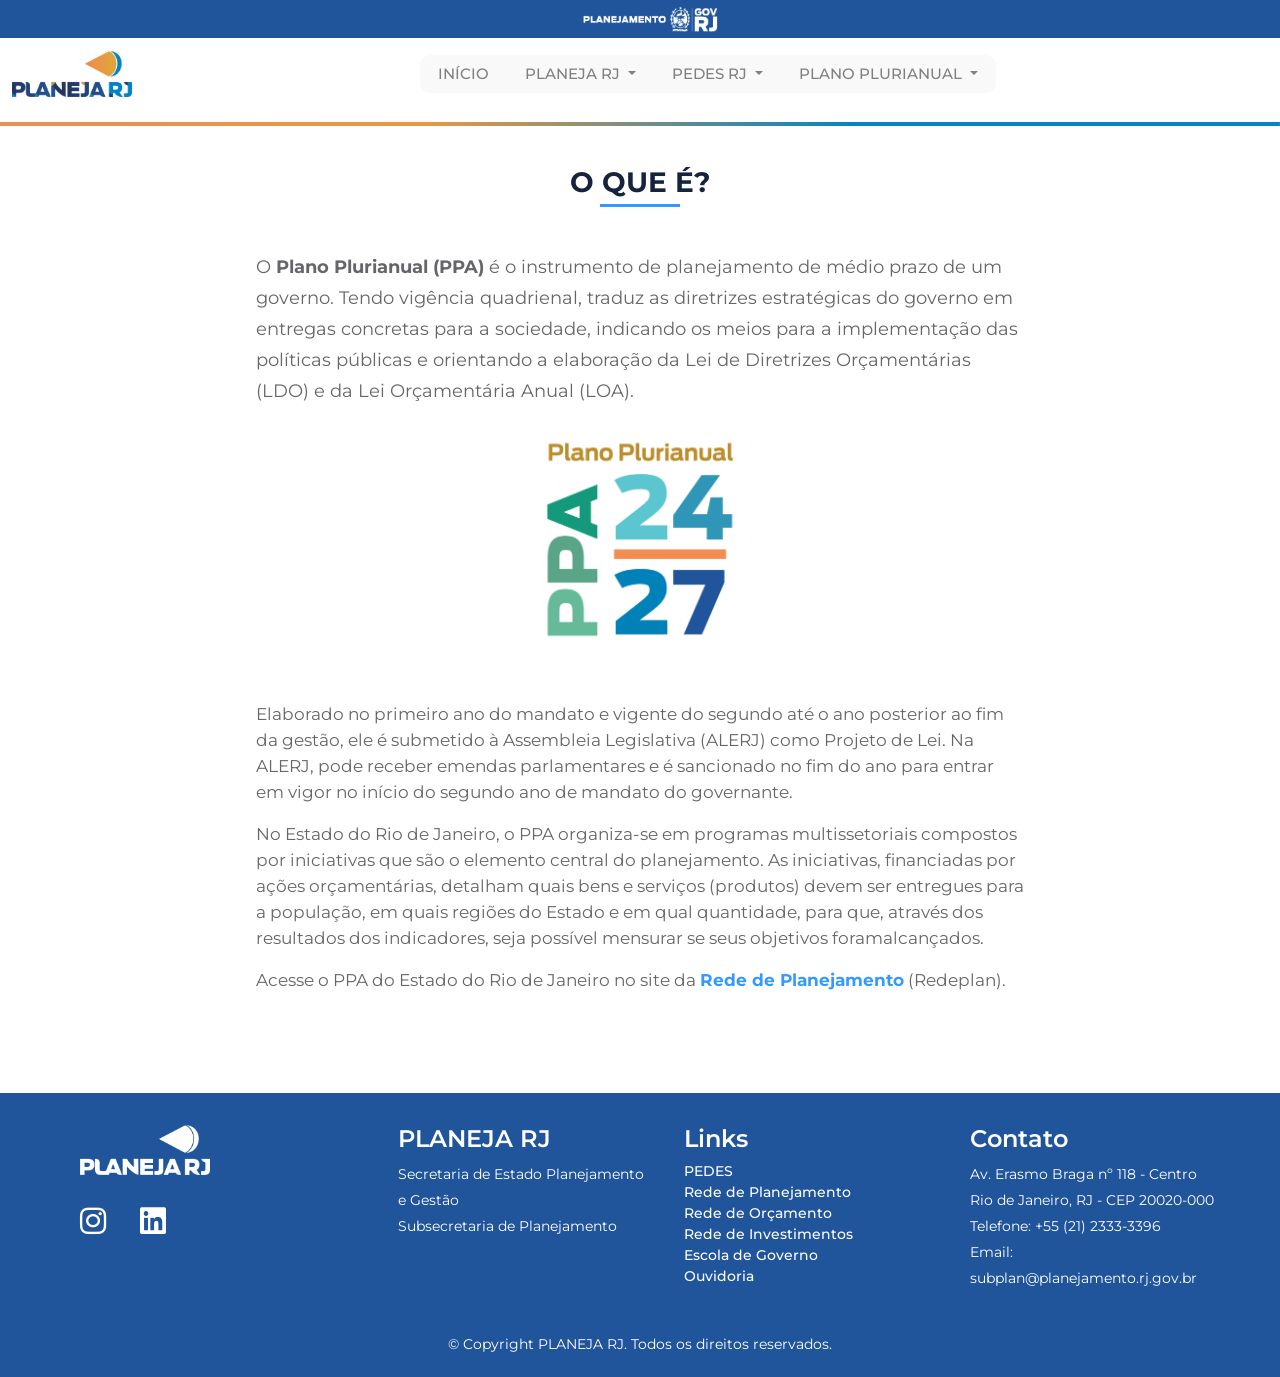
<file: PPA/o-que-e-ppa.html>
<!DOCTYPE html>
<html lang="pt-br">

<head>

    <meta charset="UTF-8">
    <meta name="viewport" content="width=device-width, initial-scale=1.0">
    <title>PLANEJA RJ</title>
    <link href="../css/bootstrap.css" rel="stylesheet">
    <link rel="stylesheet" href="https://cdnjs.cloudflare.com/ajax/libs/font-awesome/6.5.1/css/all.min.css"
        integrity="sha512-DTOQO9RWCH3ppGqcWaEA1BIZOC6xxalwEsw9c2QQeAIftl+Vegovlnee1c9QX4TctnWMn13TZye+giMm8e2LwA=="
        crossorigin="anonymous" referrerpolicy="no-referrer" />
    <link href="../style.css" rel="stylesheet">
    <link rel="preconnect" href="https://fonts.googleapis.com">
    <link rel="preconnect" href="https://fonts.gstatic.com" crossorigin>
    <link href="https://fonts.googleapis.com/css2?family=Montserrat:ital,wght@0,100..900;1,100..900&display=swap"
        rel="stylesheet">
    <link rel="icon" type="image/png" sizes="16x16" href="./img/logos/marca_rede_simbolo.png">
    <meta name="adopt-website-id" content="80d0bc96-62ac-4c4d-8ab5-12bcbbb81f95" />
    <script src="//tag.goadopt.io/injector.js?website_code=80d0bc96-62ac-4c4d-8ab5-12bcbbb81f95"
        class="adopt-injector"></script>
</head>

<body>
    <section class="topo">
        <div class="link-topo">
            <!-- <a href="http://www.siplag.rj.gov.br/" class="footer-link">SIPLAG</a>
      <a href="https://siafe2.fazenda.rj.gov.br/Siafe/faces/login.jsp;jsessionid=0A091C502196FD115B2748863DC5B633"
        class="footer-link">SIAFE</a> -->
        </div>
        <div class="logoss">
            <div class="logos-topo">
                <a href="https://redeplan.planejamento.rj.gov.br/" target="_blank" class="redinv-topo"> <img
                        class="redinv-topo" src="../assets/img/logos/redeplan_marca_reduzida_negativo.png"
                        alt="Rede de Planejamento">
                </a>

                <a href="https://pedes.planejamento.rj.gov.br/" target="_blank" class="redor-topo"> <img
                        class="redor-topo" src="../assets/img/logos/pedes_marca_2026_negativo.png" alt="PEDES">
                </a>
            </div>
        </div>
        <img class="planejamento-topo" src="../assets/img/logos/Avatar_Planejamento_Negativo.png" alt="">
    </section>

    <header>
        <nav class="navbar navbar-expand-lg bg-body-tertiary">
            <div class="container-fluid">
                <a class="navbar-brand" href="../index.html"><img class="logo"
                        src="../assets/img/logos/planeja_rj_cor.png" alt="Planeja RJ"></a>
                <button class="navbar-toggler" type="button" data-bs-toggle="collapse" data-bs-target="#navbarNav"
                    aria-controls="navbarNav" aria-expanded="false" aria-label="Toggle navigation">
                    <span class="navbar-toggler-icon"></span>
                </button>
                <div class="collapse navbar-collapse justify-content-center" id="navbarNav">
                    <ul class="navbar-nav bgnav">
                        <li class="nav-item">
                            <a class="nav-link" aria-current="page" href="../index.html">INÍCIO</a>
                        </li>
                        <li class="nav-item dropdown">
                            <a class="nav-link dropdown-toggle" href="#" role="button" data-bs-toggle="dropdown"
                                aria-expanded="false">
                                PLANEJA RJ
                            </a>
                            <ul class="dropdown-menu">
                                <li><a class="dropdown-item" href="../PLANEJA/o-que-e.html">O que é?</a></li>
                                <li><a class="dropdown-item" href="../PLANEJA/longo-prazo.html">Horizonte de longo
                                        prazo</a>
                                </li>
                                <li><a class="dropdown-item" href="../PLANEJA/visao-territorial.html">Visão
                                        territorial</a></li>
                                <li><a class="dropdown-item" href="../PLANEJA/gestao-evidencias.html">Gestão baseada em
                                        evidências</a></li>
                                <li><a class="dropdown-item" href="../PLANEJA/estudos-publicacoes.html">Estudos e
                                        Publicações</a></li>
                            </ul>
                        </li>
                        <li class="nav-item dropdown">
                            <a class="nav-link dropdown-toggle" href="#" role="button" data-bs-toggle="dropdown"
                                aria-expanded="false">
                                PEDES RJ
                            </a>
                            <ul class="dropdown-menu">
                                <li><a class="dropdown-item" href="../PEDES/o-que-e-pedes.html">O que é?</a></li>
                                <li><a class="dropdown-item" href="../PEDES/missoes.html">Missões</a></li>
                                <li><a class="dropdown-item" href="../PEDES/ciclo-pedes.html">Ciclo Pedes</a></li>
                                <li><a class="dropdown-item" href="../PEDES/monitoramento.html">Monitoramento</a></li>
                                <li><a class="dropdown-item" href="../PEDES/legislacao-pedes.html">Legislação</a></li>
                            </ul>
                        </li>
                        <li class="nav-item dropdown">
                            <a class="nav-link dropdown-toggle" href="#" role="button" data-bs-toggle="dropdown"
                                aria-expanded="false">
                                PLANO PLURIANUAL
                            </a>
                            <ul class="dropdown-menu">
                                <li><a class="dropdown-item" href="../PPA/o-que-e-ppa.html">O que é?</a></li>
                                <li><a class="dropdown-item" href="../PPA/monitoramento.html">Monitoramento</a></li>
                                <li><a class="dropdown-item" href="../PPA/legislacao-ppa.html">Legislação</a></li>
                            </ul>
                        </li>
                    </ul>
                </div>
                <a href="https://www.rj.gov.br/" target="_blank" class="logoplanejamento">
                    <img class="logoplanejamento" src="../assets/img/logos/Avatar_Planejamento.png" alt=""></a>
            </div>
        </nav>
        <img class="line" src="../assets/img/logos/linha.png" alt="">
    </header>


    <section>
        <div class="col-md-12 text-center bulet mt-30">
            <h3 class="titulo-o-que-e">O QUE É?</h3>
            <span class="bulet institucional"></span>
        </div>

        <div class="texto-geral text-justify texto-site mt-30">
            <p class="texto-geral">O <b>Plano Plurianual (PPA)</b> é o instrumento de planejamento de médio prazo de um
                governo. Tendo vigência quadrienal, traduz as diretrizes estratégicas do governo em entregas concretas
                para a sociedade, indicando os meios para a implementação das políticas públicas e orientando a
                elaboração da Lei de Diretrizes Orçamentárias (LDO) e da Lei Orçamentária Anual (LOA).</p>
                <p><img src="../assets/img/logos/ppa_24-27_marca.png" class="imagem-esquema3" alt=""></p><br>
            <p>Elaborado no primeiro ano do mandato e vigente do segundo até o ano posterior ao fim da gestão, ele é
                submetido à
                Assembleia Legislativa (ALERJ) como Projeto de Lei. Na ALERJ, pode receber emendas parlamentares e é
                sancionado no fim do ano para entrar em vigor no início do segundo ano de mandato do governante.</p>
            <p>No Estado do Rio de Janeiro, o PPA organiza-se em programas multissetoriais compostos por iniciativas que
                são o elemento central do planejamento. As iniciativas, financiadas por ações orçamentárias, detalham
                quais bens e serviços (produtos) devem ser entregues para a população, em quais regiões do Estado e em
                qual quantidade, para que, através dos resultados dos indicadores, seja possível mensurar se seus
                objetivos foramalcançados. </p>
            <p>Acesse o PPA do Estado do Rio de Janeiro no site da <a href="https://redeplan.planejamento.rj.gov.br/"
                    target="_blank">Rede de Planejamento</a>                (Redeplan).</p>
    </section>

    <footer>
        <div id="footer_content">
            <div id="footer_contacts menuu">
                <img class="img-footer" src="../assets/img/logos/planeja_rj_branco.png" alt=""><br><br>
                <div class="logos-footer">
                    <!-- <div id="footer_socialmedia">
            <a href="https://www.youtube.com/@RededePlanejamentoRJ/videos" target="_blank" class="footer-link"
              id="youtube">
              <i class="fa-brands fa-youtube"></i>
            </a>
          </div> -->
                    <div id="footer_socialmedia">
                        <a href="https://www.instagram.com/seplagrj?igsh=MXRneDh1bnNnc2w5aA==" target="_blank"
                            class="footer-link" id="instagram">
                            <i class="fa-brands fa-instagram"></i>
                        </a>
                    </div>
                    <div id="footer_socialmedia">
                        <a href="https://www.linkedin.com/company/seplagrj/?originalSubdomain=br" target="_blank"
                            class="footer-link" id="linkedin">
                            <i class="fa-brands fa-linkedin"></i>
                        </a>
                    </div>
                </div>
                <!-- <div class="logos-footer">
          <div class="logos-footer2">
            <a href="" target="_blank"><img class="redor" src="../img/logos/redor-negativo.svg" alt=""></a>
            <a href="" target="_blank"><img class="redor" src="../img/logos/redinv-negativo.svg" alt=""></a>
            <a href="" target="_blank"><img class="redor" src="../img/logos/redeplan-negativo.svg" alt=""></a>
          </div>
        </div> -->
            </div>

            <ul class="footer-list menuuu">
                <li>
                    <h4>PLANEJA RJ</h4>
                </li>
                <p>Secretaria de Estado Planejamento e Gestão<br>
                    Subsecretaria de Planejamento
                </p>
            </ul>

            <ul class="footer-list menuu">
                <li>
                    <h4>Links</h4>
                </li>
                <li><a href="https://pedes.planejamento.rj.gov.br/" target="_blank" class="footer-link">PEDES</a></li>
                <li><a href="https://redeplan.planejamento.rj.gov.br/" target="_blank" class="footer-link">Rede de
                        Planejamento</a></li>
                <li><a href="https://www.redor.planejamento.rj.gov.br/" target="_blank" class="footer-link">Rede de
                        Orçamento</a></li>
                <li><a href="https://redinv.planejamento.rj.gov.br/" target="_blank" class="footer-link">Rede de
                        Investimentos</a></li>
                <li><a href="https://egep.planejamento.rj.gov.br/egep/" target="_blank" class="footer-link">Escola de
                        Governo</a></li>
                <li><a href="https://www.rj.gov.br/planejamento/Ouvidoria_Interna_e_Transparencia" target="_blank"
                        class="footer-link">Ouvidoria</a></li>
            </ul>

            <ul class="footer-list menuuu">
                <li>
                    <h4>Contato</h4>
                </li>
                <p>
                    Av. Erasmo Braga nº 118 - Centro <br>
                    Rio de Janeiro, RJ - CEP 20020-000<br>
                    Telefone: +55 (21) 2333-3396 <br>
                    Email: subplan@planejamento.rj.gov.br
                </p>
            </ul>
        </div>

        <p class="fim">© Copyright PLANEJA RJ. Todos os direitos reservados.</p>
    </footer>


    <script src="../js/jquery.min.js"></script>
    <script src="../js/navbar-rodape.js"></script>
    <script src="../js/bootstrap.bundle.js"></script>
    <script src="../js/cookies.js"></script>

    <script>function inicializarMenuLateral() {
            const botoesAba = document.querySelectorAll('.item-menu');
            const painelDinamico = document.getElementById('conteudo-aba-dinamico');

            function carregarConteudoAba(idAba) {
                const template = document.getElementById(idAba);
                if (template && painelDinamico) {
                    painelDinamico.innerHTML = '';
                    const clone = template.content.cloneNode(true);
                    painelDinamico.appendChild(clone);
                }
            }

            // Carrega o primeiro item ("camaras-tecnicas") como padrão ao abrir a página
            carregarConteudoAba('camaras-tecnicas');

            botoesAba.forEach(botao => {
                botao.addEventListener('click', () => {
                    // Remove a classe "ativo" de todos os botões e adiciona no botão clicado
                    botoesAba.forEach(b => b.classList.remove('ativo'));
                    botao.classList.add('ativo');

                    // Troca o conteúdo da área da direita
                    const abaId = botao.dataset.aba;
                    carregarConteudoAba(abaId);
                });
            });
        }

        // Inicializa a função assim que a página carregar
        document.addEventListener('DOMContentLoaded', () => {
            inicializarMenuLateral();
        });</script>

    <button id="btn-topo" title="Voltar ao topo" aria-label="Voltar ao topo">
        <svg xmlns="http://www.w3.org/2000/svg" viewBox="0 0 24 24" width="24" height="24" fill="none"
            stroke="currentColor" stroke-width="2.5" stroke-linecap="round" stroke-linejoin="round">
            <polyline points="18 15 12 9 6 15"></polyline>
        </svg>
    </button>

    <script>
        const btnTopo = document.getElementById('btn-topo');

        // Exibe ou esconde o botão conforme a rolagem da página
        window.addEventListener('scroll', () => {
            if (window.scrollY > 300) { // Aparece quando o usuário descer 300px
                btnTopo.classList.add('visivel');
            } else {
                btnTopo.classList.remove('visivel');
            }
        });

        // Ação de clique para voltar ao topo suavemente
        btnTopo.addEventListener('click', () => {
            window.scrollTo({
                top: 0,
                behavior: 'smooth'
            });
        });</script>


</body>

</html>
</file>
<file: style.css>
/* GERAL */

:root {
  --azulclaro: #569efe;
  --azulescuro: #21559b;
  --laranja: #3399ff;
  --dourado: #cc9900;
  --verde: #009900;
  --verdeclaro: #5ca47a;
  --cinzatopo: #f9f9f9;
  --cinzaescuro: #66666a;
  --branco: #fff;
  --pretoclaro: #15233c;
  --redesfundo: #0F5D96;
}

body {
  font-size: 17px;
  font-family: "Montserrat", sans-serif;
}


h1 {
  padding: 15px;
  font-size: 28px;
  font-weight: 700;
  text-align: center;
  color: var(--azulescuro);
}

p {
  text-align: left;
  line-height: 26px;
}

a {
  color: var(--laranja);
  padding: 0px;
  font-weight: 700;
  font-size: 17px;
  text-decoration: none;
}

a:hover {
  color: var(--azulescuro);
  transition: all 0.4s;
}

strong {
  color: var(--cinzaescuro);
}

h4 {
  font-weight: 600;
}

.texto-geral {
  line-height: 31px;
  color: var(--cinzaescuro);
  font-size: 18px;
  font-weight: 400;
}

.azull {
  color: var(--azulescuro);
}

/* TOPO */

.topo {
  display: flex;
  align-items: center;
  justify-content: space-between;
  background-color: var(--azulescuro);
  padding: 2px 0px;
  font-weight: 500;
}

.link-topo>a {
  color: var(--branco);
  font-size: 14px;
  margin: 0px 10px;
  font-weight: 500;
}

.link-topo {
  margin-left: 150px;
}


.redor,
.redinv,
.redeplan img {
  width: 28px;
}

.redinv-topo {
  width: 85px;
}

.redor-topo {
  width: 68px;
  margin-right: 7px;
  margin-left: 5px;
}

.links-topo-titulo {
  color: var(--branco);
  font-size: 14px;
  margin: 0px 10px;
  margin-right: 20px;
}

.logoss {
  display: flex;
  align-items: center;
  margin-right: 30px;
}

.logos-topo {
  margin-right: 115px;
  padding-bottom: 2px;
}

.nome {
  display: inline-block;
  color: var(--branco);
  font-size: 16px;
  margin: 0px 10px 0px 0px;
}

.planejamento-topo {
  width: 150px;
  height: auto;
  margin: auto;
}

.offset-md-1-1 {
  margin-left: 7%;
}

@media screen and (max-width: 1650px) {
  .logos-topo {
    margin-right: 0px;
  }

  .logoss {
    margin-right: 20px;
  }
}

@media screen and (max-width: 1400px) {

  .offset-md-1-1 {
    margin-left: 18%;
  }
}

@media screen and (max-width: 1199px) {

  .offset-md-1-1 {
    margin-left: 10%;
  }
}

@media screen and (max-width: 991px) {

  .offset-md-1-1 {
    margin-left: 20%;
  }
}

@media screen and (max-width: 768px) {

  .offset-md-1-1 {
    margin-left: 15%;
  }
}

@media screen and (max-width: 768px) {

  .offset-md-1-1 {
    margin-left: 10%;
  }
}

@media screen and (max-width: 1300px) {

  .logos-topo,
  .link-topo {
    display: none;
  }
}

@media screen and (min-width: 1300px) {
  .planejamento-topo {
    display: none;
  }
}

/* MENU */

.logo {
  width: 120px;
  height: 60px;
  margin-left: 150px;
  height: auto;
}

.logoplanejamento {
  display: inline;
  width: 270px;
  height: 60px;
  max-width: 100%;
  margin-right: 120px;
  height: auto;
}

.logoplanejamento2 {
  display: none;
}

.bgnav {
  background-color: #f9f9f9;
  border-radius: 10px;
  font-weight: bold;
}

.bgnav li {
  padding-right: 10px;
  padding-left: 10px;
}

.nav-link {
  color: #808080;
  font-family: "Montserrat", sans-serif;
  font-size: 15px;
  font-weight: 500;
}

.nav-link:hover {
  color: var(--laranja);
}

.navbar-nav .nav-link.active,
.navbar-nav .nav-link.show {
  color: var(--laranja);
  font-weight: 600;
}

.line {
  width: 100%;
}

.links {
  font-weight: 500;
  color: var(--azulescuro);
}

.dropdown-item {
  display: block;
  width: 100%;
  padding: var(--bs-dropdown-item-padding-y) var(--bs-dropdown-item-padding-x);
  clear: both;
  font-size: 16px;
  font-weight: 500;
  color: #808080;
  text-align: inherit;
  text-decoration: none;
  white-space: nowrap;
  background-color: transparent;
  border: 0;
  border-radius: var(--bs-dropdown-item-border-radius, 0);
}

.dropdown-item:hover,
.dropdown-item:focus {
  color: var(--bs-dropdown-link-hover-color);
  background-color: var(--bs-dropdown-link-hover-bg);
  font-weight: 600;
  transform: 0.3;
}

/* LISTA */

.lista {
  text-align: left;
}

/* FOTO */

.foto {
  display: flex;
  width: 100%;
  text-align: center;
  margin: 30px 0px;
}

.marcacao {
  margin: 10px 300px;
}

/* PAINEL */

.modal-painel {
  display: flex;
  justify-content: center;
  border: none;
  width: 100% !important;
  height: 100vh !important;
  margin-top: 0px;
  overflow: hidden;
}

.testedecima {
  display: flex;
  justify-content: center;
  position: absolute;
  background-color: var(--azulescuro);
  color: var(--branco);
  height: 48px;
  width: 100vw;
  font-size: 30px;
  font-weight: 700;
}

.caderno {
  display: flex;
  justify-content: center;
  position: absolute;
  color: var(--branco);
  height: 48px;
  width: 100vw;
  font-size: 30px;
  font-weight: 700;
  background-color: #5CA47A;
}

@media screen and (max-width: 1150px) {
  .modal-painel {
    padding: 0px 20px;
  }
}

.section-description {
  text-align: center;
  margin: 50px 145px;
}

/* GRID */

.grid {
  display: grid;
  margin: 0% 9%;
  grid-template-columns: 1fr 1fr 1fr;
  grid-template-rows: 1fr 1fr;
  gap: 5px 5px;
  grid-auto-flow: row;
  grid-template-areas:
    "g1 g2 g2"
    "g1 g3 g4"
    ". . .";
}

.g1 {
  grid-area: g1;
}

.g1 img {
  grid-area: g1;
}

.crr {
  position: absolute;
  margin-left: -50px;
  margin-top: -100px;
  z-index: 1;
}

.cards {
  display: flex;
  flex-direction: column;
  justify-content: flex-end;
  height: 100%;
  padding: 30px;
  position: relative;
  z-index: 2;
}

.g2 {
  grid-area: g2;
  background-image: url(./assets/img/home/site_banner_home02.png);
  background-size: cover;
}

.g3 {
  grid-area: g3;
  background-image: url(./assets/img/home/site_banner_home03.png);
  background-size: auto;
  background-position: top;
}

.g4 {
  grid-area: g4;
  background-image: url(./assets/img/home/site_banner_home04.png);
  background-size: cover;
}

.titulo-card,
.descricao-card {
  margin: 5px;
}

.titulo-card {
  align-self: flex-start;
  background-color: rgba(255, 255, 255, 0.2);
  color: var(--branco);
  border: 2px solid var(--branco);
  padding: 5px 10px;
  font-size: 15px;
  font-weight: bold;
  text-transform: uppercase;
}

.descricao-card {
  margin-top: 10px;
  font-size: 18px;
  color: var(--branco);
  font-weight: 400;
}

.aaa {
  position: relative;
  background-size: cover;
  background-position: center;
}

.aaa::before {
  content: "";
  position: absolute;
  top: 67%;
  left: 0;
  width: 100%;
  height: 33%;
  background-image: linear-gradient(to top, rgba(10, 43, 95, 0.557), transparent);
  z-index: 1;
}

.aaa:hover::before {
  transition: 0.3s;
  background-image: linear-gradient(to top,
      rgba(9, 22, 41, 0.765),
      transparent);
}

.item:hover {
  color: var(--branco);
}

@media screen and (max-width: 1650px) {
  .logoplanejamento {
    margin-right: 0px;
  }

  .logo,
  .link-topo {
    margin-left: 10px;
  }
}

@media screen and (max-width: 1299px) {
  .logo {
    margin-left: 0px;
  }

  .logoplanejamento,
  .links-topo-titulo {
    display: none;
  }

  .descricao-card {
    font-size: 14px;
  }

  .titulo-card {
    font-size: 14px;
  }
}

/* @media screen and (max-width: 900px) {

.carousel-item.active,
  .carousel-item-next,
  .carousel-item-prev {
    height: auto;
  }
} */

@media screen and (max-width: 991px) {
  .grid {
    display: flex;
    flex-direction: column;
  }

  .aaa {
    height: 180px;
  }

  .carousel-item {
    height: 100%;
  }

  .crr {
    position: absolute;
    margin-left: -20px;
  }

  .d-md-block {
    display: block !important;
  }
}

/* FOOTER */

footer {
  margin-top: 100px;
  width: 100%;
  color: var(--branco);
  font-size: 14px;
}

footer>h4 {
  font-weight: bolder;
  margin: 0px;
  padding: 0px;
}

.footer-list {
  display: flex;
  flex-direction: column;
  gap: 0.25;
  list-style: none;
}

.footer-link {
  text-decoration: none;
  margin: 0px;
  font-size: 14px;
  font-weight: 500;
}

.img-fluid {
  width: 100%;
  height: 100%;
  object-fit: cover;
  /* Preenche todo o bloco sem deixar sobra preta */
  object-position: center 35%;
  /* Move a imagem/ícone levemente para cima para centralizar visualmente */
  display: block;
}

.img-footer {
  width: 130px;
}

.logos-footer {
  display: flex;
  gap: 20px;
  padding: 10px 0px 0px 0px;
}

.logos-footer2>a {
  margin: 0px;
  padding: 0px 30px 0px 0px;
}

#footer_content {
  background-color: var(--azulescuro);
  display: grid;
  grid-template-columns: repeat(4, 1fr);
  padding: 2rem 3.5rem 0.5rem 5rem;
}

#footer_contacts {
  margin-bottom: 0.75rem;
  padding: 0px 0px 0px 32px;
}

#footer_socialmedia {
  display: flex;
  text-decoration: none;
  gap: 2rem;
}

#footer_socialmedia,
.footer-link {
  height: 2.5rem;
  width: 2.5rem;
  color: var(--branco);
  transition: all 0.4s;
}

#footer_socialmedia,
.footer-link i {
  font-size: 30px;
}

#footer_socialmedia,
.footer-link:hover {
  color: var(--laranja);
}

.footer-list>p {
  text-align: left;
}

.fim {
  text-align: center;
  color: var(--branco);
  background-color: var(--azulescuro);
  margin-bottom: 0px;
  padding-bottom: 20px;
}

@media screen and (max-width: 950px) {
  #footer_content {
    grid-template-columns: repeat(2, 1fr);
    gap: 2rem;
  }

  .menuu {
    padding: 0px;
  }
}

@media screen and (max-width: 575px) {
  #footer_content {
    display: flex;
    flex-direction: column;
  }

  .menuuu {
    padding: 0px;
  }
}

/* TITULOS */

.titulo-o-que-e {
  color: var(--pretoclaro);
  font-weight: bold;
  margin: 30px 0px 50px 0px;
}

.azull {
  color: var(--azulescuro);
}


.bulet h3::after {
  content: "";
  position: relative;
  display: block;
  width: 80px;
  height: 3px;
  background: var(--laranja);
  top: 5px;
  bottom: 0;
  margin-left: auto;
  margin-right: auto;
}

.subtitulo {
  color: var(--laranja);
  margin: 2% 20% 0% 20%;
  font-size: 18px;
  font-weight: 700;
  text-transform: uppercase;
}

.titulo-texto {
  color: var(--laranja) !important;
}

.margin {
  margin: 0px;
}

/* TEXTO SITE */

.texto-site {
  font-size: 17px;
  margin: 1% 20% 0% 20%;
  text-align: left;
}

.texto-sitee {
  font-size: 17px;
  margin: 1% 10% 0% 10%;
  text-align: left;
}


@media screen and (max-width: 950px) {

  .texto-site,
  .texto-sitee {
    margin: 1% 5% 0% 5%;
  }

  .subtitulo {
    margin: 3% 10% 2% 10%;
  }
}

/* BOX */

.boxes {
  margin-top: 5px;
}

.box {
  color: var(--azulescuro);
  font-weight: 700;
  align-self: stretch;
  text-align: left;
}

.box:hover {
  color: var(--laranja);
}

/* IMAGEM */

.imagem-esquemanovo {
  width: 75%;
  margin: auto;
  margin-top: 10px;
  display: flex;
  flex-wrap: wrap;
}

.imagem-esquema {
  width: 90%;
  margin: auto;
  margin-top: 10px;
  display: flex;
  flex-wrap: wrap;
}

.imagem-esquema2 {
  width: 60%;
  margin: auto;
  margin-top: 10px;
  display: flex;
  flex-wrap: wrap;
}

.imagem-esquema3 {
  width: 30%;
  margin: auto;
  margin-top: 10px;
  display: flex;
  flex-wrap: wrap;
}

.imagem-esquema4 {
  width: 50%;
  margin: auto;
  margin-top: 10px;
  display: flex;
  flex-wrap: wrap;
}

.ods-icone {
  width: 10%;
  margin: 10px 0 0 0;
  display: flex;
  flex-wrap: wrap;
  justify-content: flex-start;
}

.ods-container {
  display: flex;
  flex-wrap: wrap;
  justify-content: flex-start;
  gap: 12px;
  margin-top: 15px;
}

@media screen and (max-width: 990px) {

  .imagem-esquema2,
  .imagem-esquema4 {
    width: 90%;
  }

  .ods-icone {
    width: 25%;
  }

  .ods-container {
    justify-content: center;
  }
}

/* NOTÍCIAS */

.noticias-grid {
  display: grid;
  grid-template-columns: 1fr 1fr 1fr 1fr;
  margin: 1% 20% 1% 20%;
  justify-content: center;
  justify-items: center;
}

.card {
  margin: 5px;
  background-color: var(--cinzatopo);
}

.card-text {
  text-align: center;
  line-height: 1.3rem;
  font-size: 16px;
}

.card-title {
  font-weight: 600;
}

@media screen and (max-width: 1650px) {
  .noticias-grid {
    grid-template-columns: 1fr 1fr 1fr;
    margin: 1% 20% 1% 20%;
  }
}

@media screen and (max-width: 1300px) {
  .noticias-grid {
    margin: 1% 10% 1% 10%;
  }
}

@media screen and (max-width: 1050px) {
  .noticias-grid {
    grid-template-columns: 1fr 1fr;
  }
}

@media screen and (max-width: 750px) {
  .noticias-grid {
    grid-template-columns: 1fr;
  }
}

.titulo-noticia {
  margin-top: 100px;
  text-transform: uppercase;
  font-weight: 600;
  margin: 5% 20% 0% 20%;
}

.datinha {
  text-align: center;
  margin-top: 20px;
  font-size: 14px;
}

.link-destak {
  color: #006699;
  outline: none;
  text-decoration: underline;
}

.link-destak:hover {
  color: var(--azulclaro);
}

.varios-links {
  background-color: var(--cinzatopo);
  padding: 10px 20px;
}

/* CONTATO */

.card-atribuicoes {
  background-color: #f6f6f6;
  padding-top: 20px;
  padding-bottom: 20px;
  border-radius: 10px;
}

.bold {
  font-weight: 700;
  color: var(--branco);
  font-size: 19px;
}

/* ELABORAÇÃO */

.legislacaoppa {
  display: flex;
  flex-direction: column;
  align-content: stretch;
  justify-content: center;
  background-color: var(--azulescuro);
  padding: 20px;
  border-radius: 5px;
}


.quadrados-elaboracao {
  display: grid;
  grid-template-columns: 1fr 1fr;
}

.quadrado {
  background-color: var(--verdeclaro);
  padding: 20px;
  margin: 10px;
  border-radius: 5px;
}

.quadrado-tit {
  font-weight: 700;
  color: var(--branco);
  font-size: 18px;
  text-align: left;
}

.quadrado-text {
  color: var(--cinzatopo);
  font-size: 15px;
  text-align: left;
}

@media screen and (max-width: 1100px) {
  .quadrados-elaboracao {
    display: flex;
    flex-wrap: wrap;
    flex-direction: column;
  }
}

.quadrados-monitoramento,
.quadros-org-central {
  display: flex;
  flex-wrap: wrap;
  flex-direction: column;
  margin: 0px;
}

.quadro {
  background-color: var(--dourado);
  color: var(--branco);
  padding: 30px 30px 15px 30px;
  margin: 10px;
  margin-bottom: 0px;
  border-radius: 10px;
}


/* ORGÃO CENTRAL */

.quadros-org-central2 {
  margin: 1% 20% 0% 20%;
  gap: 50px;
  padding: 20px;
  background-color: var(--cinzatopo);
  border-radius: 10px;
}

.orgaoimagem {
  width: 150px;
  height: 150px;
  margin-bottom: 10px;
}

.quadros-org-central3 {
  display: none;
  margin: 1% 20% 0% 20%;
  background-color: var(--cinzatopo);
  border-radius: 20px;
  gap: 50px;
  padding: 20px;
}

.quadro2 {
  display: flex;
  flex-direction: column;
  align-items: center;
}

.quadro3 {
  display: grid;
  grid-template-columns: 1fr 1fr 1fr;
  gap: 50px;
  padding: 20px;
  justify-items: center;
}

.quadro4 {
  display: grid;
  grid-template-columns: 1fr 1fr 1fr;
  gap: 50px;
  padding: 5px 20px;

}

@media screen and (max-width: 1100px) {

  .quadros-org-central2,
  .quadro3,
  .quadro4 {
    display: none;
  }

  .orgaoimagem {
    width: 100px;
    height: 100px;
    margin-bottom: 10px;
  }

  .quadros-org-central3 {
    display: flex;
    flex-wrap: wrap;
    flex-direction: column;
  }
}

/* PROGRAMAÇÃO PPA */

.varios-links2 {
  display: flex;
  flex-direction: column;
  background-color: var(--cinzatopo);
  width: 50%;
  gap: 20px;
}

.prog {
  background-color: var(--azulescuro);
}

.prog4 {
  background-color: #eeeeee;
}

.quadrado-tit2 {
  font-weight: 700;
  color: var(--branco);
  font-size: 26px;
  text-align: center;
  margin-top: 20px;
}

.boxes2 {
  color: var(--branco);
  text-align: left;
}

.box2 {
  font-size: 16px;
  color: var(--branco);
}

.box2:hover {
  color: var(--laranja);
}

.box3 {
  font-size: 16px;
  color: #000;
}

.box3:hover {
  color: var(--laranja);
}

.ppa-anterior {
  display: flex;
  justify-content: center;
}

.legislacao-ppa {
  display: flex;
  justify-content: center;
  margin: 1% 15% 0% 15%;
}

@media screen and (max-width: 1100px) {
  .legislacao-ppa {
    margin: 1% 0% 0% 0%;
  }
}

.breadcrumb {
  font-size: 15px;
  font-weight: 500;
}

.breadcrumb a {
  font-size: 15px;
  font-weight: 500;
  text-decoration: none;
  color: var(--cinzaescuro);
}

.breadcrumb a:hover {
  text-decoration: underline;
}

@media screen and (max-width: 1100px) {
  .breadcrumb {
    display: none;
  }
}



/* BOTÃO BACK TO TOP */

#btn-back-to-top {
  position: fixed;
  bottom: 20px;
  right: 20px;
  display: none;
  background-color: var(--laranja);
  transition: background 0.5s;
}

#btn-back-to-top:hover {
  background-color: var(--redesfundo);
}

.btn-danger {
  --bs-btn-color: #fff;
  --bs-btn-bg: var(--laranja);
  --bs-btn-border-color: var(--laranja);
  --bs-btn-hover-color: #fff;
  --bs-btn-hover-bg: var(--azulescuro);
  --bs-btn-hover-border-color: var(--azulescuro);
  --bs-btn-active-bg: var(--azulescuro);
  --bs-btn-active-border-color: var(--azulescuro);
}

.institucional {
  background: var(--laranja);
}


/* FILTRO */

#myBtnContainer {
  display: flex;
  gap: 20px;
  margin-top: 20px;
  justify-content: center;
}

.opcoes {
  display: grid;
  grid-template-columns: 1fr 1fr 1fr;
  overflow: hidden;
  gap: 20px;
}

.quadradinho {
  display: flex;
  flex-wrap: wrap;
  flex-direction: column;
  align-items: center;
}

.img-quadradinho {
  width: 250px;
}

.texto-quadradinho {
  padding: 20px;
  width: 250px;
  background-color: var(--cinzatopo);
  text-align: center;
  line-height: 1.2;
}

.show {
  display: block;
}

.container {
  margin-top: 20px;
}

/* Style the buttons */
.btn {
  border: none;
  outline: none;
  padding: 12px 16px;
  background-color: #f1f1f1;
  cursor: pointer;
}

.btn:hover {
  background-color: #ddd;
}

.btn.active {
  background-color: #666;
  color: white;
}

/* HOME - O QUE É */

.home-oqe {
  display: grid;
  grid-template-columns: 1fr 1fr;
}

.home-oqe-texto {
  text-align: left;
}

.img-home-oqe {
  height: 500px;
  width: 450px;
}

.redess {
  margin-top: 40px;
  background-color: var(--redesfundo);
  padding: 10px 0px 30px 0px;
}

.redess-imagens {
  display: flex;
  justify-content: center;
  gap: 50px;
}

.redess-titulo {
  color: var(--branco)
}

.redess-img {
  width: 200px;
  gap: 20px;
}

@media screen and (max-width: 1100px) {
  .redess-imagens {
    flex-direction: column;
  }
}

/* Atividades Section
--------------------------------*/
#atividade {
  padding: 0px 0px 10px 0px;
}

#atividade #atividade-flters {
  padding: 0;
  margin: 5px 0 35px 0;
  list-style: none;
  text-align: center;
}

#atividade #atividade-flters li {
  cursor: pointer;
  margin: 15px 15px 15px 0;
  display: inline-block;
  padding: 10px 20px;
  font-size: 12px;
  line-height: 20px;
  color: #666666;
  border-radius: 20px;
  text-transform: uppercase;
  background: #fff;
  margin-bottom: 5px;
  transition: all 0.3s ease-in-out;
  font-weight: 600;
}

#atividade #atividade-flters li:hover,
#atividade #atividade-flters li.filter-active {
  background: #006699;
  color: #fff;
}

#atividade #atividade-flters li:last-child {
  margin-right: 0;
}

#atividade .atividade-wrap {
  box-shadow: 0px 2px 12px rgba(0, 0, 0, 0.08);
  transition: 0.3s;
}

#atividade .atividade-wrap:hover {
  box-shadow: 0px 4px 14px rgba(0, 0, 0, 0.16);
}

#atividade .atividade-item {
  position: relative;
  height: auto;
  width: 360px;
  overflow: hidden;
}

#atividade .atividade-item figure {
  background: #000;
  overflow: hidden;
  height: 260px;
  position: relative;
  border-radius: 4px 4px 0 0;
  margin: 0;
}

#atividade .atividade-item figure:hover img {
  opacity: 0.4;
  transition: 0.3s;
}

#atividade .atividade-item figure .link-preview,
#atividade .atividade-item figure .link-details {
  position: absolute;
  display: inline-block;
  opacity: 0;
  line-height: 1;
  text-align: center;
  width: 36px;
  height: 36px;
  background: #fff;
  border-radius: 50%;
  transition: 0.2s linear;
}

#atividade .atividade-item figure .link-preview i,
#atividade .atividade-item figure .link-details i {
  padding-top: 6px;
  font-size: 22px;
  color: #333;
}

#atividade .atividade-item figure .link-preview:hover,
#atividade .atividade-item figure .link-details:hover {
  background: #006699;
}

#atividade .atividade-item figure .link-preview:hover i,
#atividade .atividade-item figure .link-details:hover i {
  color: #fff;
}

#atividade .atividade-item figure .link-preview {
  left: calc(50% - 38px);
  top: calc(50% - 18px);
}

#atividade .atividade-item figure .link-details {
  right: calc(50% - 38px);
  top: calc(50% - 18px);
}

#atividade .atividade-item figure:hover .link-preview {
  opacity: 1;
  left: calc(50% - 44px);
}

#atividade .atividade-item figure:hover .link-details {
  opacity: 1;
  right: calc(50% - 44px);
}

#atividade .atividade-item .atividade-info {
  background: #fff;
  text-align: center;
  padding: 30px;
  height: auto;
  border-radius: 0 0 3px 3px;
}

#atividade .atividade-item .atividade-info h4 {
  color: #006699;
  font-size: 18px;
  font-weight: 700;
  margin-bottom: 18px;
  padding-bottom: 0;
  height: auto;
  width: auto;
}

#atividade .atividade-item .atividade-info h4 a {
  color: #a6a6a6;
}

#atividade .atividade-item .atividade-info h4 a:hover {
  color: #006699;
}

#atividade .atividade-item .atividade-info p {
  padding: 0;
  margin: 0;
  color: #333333;
  font-weight: 500;
  font-size: 14px;
  text-transform: uppercase;
}


/* CONTEUDO VIDEO AULA */

.conteudo-videoaula {
  display: grid;
  grid-template-columns: 1fr 1fr;
}


@media screen and (max-width: 850px) {
  .conteudo-videoaula {
    display: flex;
    flex-direction: column;
  }

  .texto-videoaula {
    margin: 1% 10% 5% 10%;
  }
}


.video-videoaula {
  width: 90%;
  height: 290px;
  align-self: center;
  justify-content: center;
  text-align: center;
  align-items: center;
}

.borda-video {
  border: 1px solid var(--cinzaescuro);
}

.btn-primary {
  background-color: var(--laranja);
}

.btn-primary:hover {
  background-color: var(--azulescuro);
}

.azul {
  background-color: #2D8BBA;
}

.laranja {
  font-size: 20px;
  color: var(--laranja);
  text-transform: uppercase;
}

.titulo-videoaula {
  font-weight: 700;
  text-transform: uppercase;
  color: var(--azulescuro);
}

.navbar-expand-lg1 {
  flex-wrap: nowrap;
  justify-content: center;
}

.navbar-nav2 {
  display: flex;
  flex-direction: row;
  gap: 0px 20px;
  list-style: none;
}


.nav-link2 {
  display: inline-block;
  color: var(--branco);
  background-color: var(--azulescuro);
  font-size: 12px;
  border-radius: 20px;
  font-weight: 600;
  text-transform: uppercase;
  transition: all 0.3s ease-in-out;
  align-items: top;
  margin-bottom: 5px;
  padding: 10px 20px;
}



.nav-link2:hover {
  background-color: var(--azulescuro);
  color: var(--branco);
  padding: 10px 20px;
}

@media (max-width: 900px) {
  .navbar-nav2 {
    flex-direction: column;
    gap: 20px;
    align-items: center;
  }
}

/* HOME */

.ese {
  display: flex;
  padding: 50px 0px 60px 0px;
  background: var(--cinzatopo);
  margin-top: 20px;
}


.home-redeplan {
  display: grid;
  grid-template-columns: 1fr 1fr;
  align-content: center;
}

.texto-home {
  margin-left: 10px;
  margin-bottom: 30px;
}

.img-home {
  align-self: center;
  margin-right: 50px;
}

.texto-home1 {
  align-self: center;
}

.img-home2 {
  width: 90%;
}

.titulo-oqe {
  margin-left: 10px;
  color: var(--azulescuro);
  font-weight: 700;
  font-size: 30px;
  line-height: 0.9;
}

.botao {
  margin-left: 10px;
  color: var(--branco);
  border-radius: 20px;
  padding: 10px 20px;
  background-color: var(--azulescuro);
  font-weight: 500;
  font-size: 15px;
}

.botao:hover {
  background-color: var(--laranja);
  color: var(--branco);

}

@media (max-width: 1200px) {
  .titulo-oqe {
    font-size: 25px;
  }
}

@media (max-width: 950px) {
  .home-redeplan {
    display: flex;
    margin: 0px 50px;
  }

  .img-home {
    display: none;
  }
}


.botao-quadrado {
  color: var(--azulescuro);
}

.quadrados-home {
  display: grid;
  grid-template-columns: 1fr 1fr;
  margin: 50px 0px;
}

.lista-quadrados {
  list-style: none;
  box-shadow: rgba(0, 0, 0, 0.16) 0px 1px 4px;
  border-radius: 20px;
  padding: 20px 15px;
  margin: 10px;
}

.lista-quadrados:hover {
  background-color: var(--cinzatopo);
}

.grid-quadrado {
  display: grid;
  grid-template-columns: 1fr 4fr;
  align-items: center;
}

.img-quadrado {
  width: 80px;
  margin-left: 5px;
}

.titulo-quadrado {
  color: var(--azulescuro);
  font-size: 22px;
  font-weight: 700;
}

.descricao-quadrado {
  color: var(--cinzaescuro);
  font-weight: 400;
  font-size: 15px;
  line-height: 1.2;
}


@media (max-width: 1400px) {
  .textos-quadrado {
    margin-left: 10px;
  }
}

@media (max-width: 990px) {
  .quadrados-home {
    display: flex;
    flex-direction: column;
  }
}

@media (max-width: 490px) {
  .img-quadrado {
    width: 50px;
    margin-left: 10px;
  }
}

@media (max-width: 450px) {
  .grid-quadrado {
    display: flex;
    flex-direction: column;
    gap: 10px;
  }

  .textos-quadrado,
  .descricao-quadrado {
    text-align: center;
  }

  .img-quadrado {
    margin-left: 0px;
  }

  .textos-quadrado {
    margin-left: 0px;
  }

  .quadrados-home {
    margin-right: 25px;
  }
}

.videoyt {
  display: flex;
  width: 90%;
  height: 60vh;
  margin: 0px auto;
}

@media (max-width: 990px) {
  .videoyt {
    width: 100%;
    height: 40vh;
  }
}

.foto-galeria {
  height: 180px;
}

.galeria-evento {
  display: grid;
  grid-template-columns: 1fr 1fr 1fr;
  padding: 0px;
  margin: 0 auto;
  max-width: 100%;
  width: fit-content;
  list-style: none;
}

@media (max-width:1300px) {
  .galeria-evento {
    grid-template-columns: 1fr 1fr;
  }
}

@media (max-width:790px) {
  .galeria-evento {
    grid-template-columns: 1fr;
  }
}

.galeria-evento button {
  border-style: none;
  background-color: transparent;
}

.galeria-evento button:hover {
  border-style: none;
  background-color: transparent;
  opacity: 0.7;
}

.mensagemok {
  font-size: 24px;
  ;
}

.texto-atualiza-base-emendas {
  font-size: 14px;
}

td {
  vertical-align: middle;
}

.novo {
  color: var(--laranja);
  text-transform: uppercase;
  font-weight: 800;
  font-size: 12px;
  vertical-align: middle;
  margin-left: 5px;

}


/* Assistente */

#chat-widget {
  position: fixed;
  bottom: 20px;
  right: 20px;
  font-family: "Montserrat", sans-serif;
  z-index: 999;
}

#chat-toggle {
  width: 80px;
  height: 80px;
  border-radius: 50%;
  border: none;
  background-color: transparent;
  cursor: pointer;
  padding: 0;
  position: relative;
  color: #fff;
}

#chat-toggle img {
  width: 100%;
  height: 100%;
  object-fit: contain;
}


.chat-tooltip {
  position: absolute;
  bottom: 85px;
  right: 0;
  background: var(--laranja);
  padding: 10px 14px;
  border-radius: 10px;
  box-shadow: 0 2px 10px rgba(0, 0, 0, 0.2);
  font-size: 14px;
  white-space: nowrap;
  max-width: none;
  opacity: 0;
  transform: translateY(10px);
  pointer-events: none;
  transition: opacity 0.3s ease, transform 0.3s ease;
}

.chat-tooltip::after {
  content: "";
  position: absolute;
  bottom: -10px;
  right: 20px;
  border-width: 6px;
  border-style: solid;
  border-color: var(--laranja) transparent transparent;
}

.chat-tooltip.visible {
  opacity: 1;
  transform: translateY(0);
  pointer-events: auto;
}

#chat-box {
  display: none;
  width: 300px;
  height: 400px;
  background: white;
  border-radius: 10px;
  box-shadow: 0 4px 20px rgba(0, 0, 0, 0.3);
  position: absolute;
  bottom: 80px;
  right: 0;
  flex-direction: column;
  overflow: hidden;
  font-size: 14px;
}

#chat-header {
  background-color: var(--laranja);
  color: white;
  padding: 10px;
  font-weight: bold;
  display: flex;
  justify-content: space-between;
  /* título à esquerda, seta à direita */
  align-items: center;
  cursor: pointer;
}

#chat-minimize {
  font-size: 18px;
  cursor: pointer;
  margin-right: 5px;
  transition: transform 0.3s ease;
}

#chat-box.minimized #chat-minimize {
  transform: rotate(180deg);
}

#chat-body {
  flex: 1;
  padding: 10px;
  overflow-y: auto;
}

#chat-input {
  border: none;
  padding: 10px;
  border-top: 1px solid #ddd;
  width: 100%;
  border-radius: 0px 0px 10px 10px;
  box-sizing: border-box;
}

.chat-message {
  display: flex;
  align-items: flex-start;
  margin-bottom: 10px;
}

/* Imagem do bot */
.bot-avatar {
  width: 32px;
  height: 32px;
  border-radius: 50%;
  margin-right: 8px;
}

/* Balão da mensagem */
.message-bubble {
  background-color: #f1f0f0;
  padding: 10px 14px;
  border-radius: 12px;
  max-width: 220px;
  font-size: 12px;
  line-height: 1.4;
  position: relative;
  display: flex;
  flex-direction: row;
}

/* Balão com "rabinho" estilo WhatsApp */
.message-bubble::after {
  content: "";
  position: absolute;
  top: 10px;
  left: -8px;
  width: 0;
  height: 0;
  border-top: 6px solid transparent;
  border-bottom: 6px solid transparent;
  border-right: 8px solid #f1f0f0;
}


/* chat1 */



.box-geral {
  height: 500px;
  display: flex;
  flex-direction: column;
  /* organiza em coluna */
  justify-content: flex-end;
  /* alinha tudo no fim */
  overflow-y: auto;
}

.box1 {
  display: flex;
  flex-direction: row;
  align-items: flex-start;
  margin-bottom: 10px;
}

.bot-avatar1 {
  width: 45px;
  height: 45px;
  margin-right: 8px;
  object-fit: cover;
}


.message-bubble1 {
  position: relative;
  margin: 5px 0;
  padding: 10px 14px;
  border: 1px solid #f7f7f7;
  border-radius: 12px;
  background-color: #f7f7f7;
  text-align: left;
  font-size: 14px;
  line-height: 1.4;
  max-width: 70%;
  word-wrap: break-word;
}

.message-bubble1::after {
  content: "";
  position: absolute;
  top: 12px;
  left: -8px;
  width: 0;
  height: 0;
  border-top: 8px solid transparent;
  border-bottom: 8px solid transparent;
  border-right: 8px solid #f7f7f7;
}

.tit-bot1 {
  font-size: 14px;
  font-weight: 700;
  color: var(--laranja);
  margin-bottom: 4px;
}

.message-bubble1 {
  text-align: left;
}

#chat-input1 {
  font-size: 14px;
  padding: 12px;
  border: 1px solid var(--cinzaescuro);
  width: 100%;
  border-radius: 30px;
  box-sizing: border-box;
  margin-top: 10px;
}

#chat-send1 {
  position: absolute;
  right: 20px;
  top: 55%;
  transform: translateY(-50%);
  background: var(--laranja);
  border: none;
  color: white;
  width: 28px;
  height: 28px;
  border-radius: 50%;
  cursor: pointer;
  font-size: 14px;
  display: flex;
  align-items: center;
  justify-content: center;
  transition: 0.2s ease;
}

#chat-send1:hover {
  background-color: #e67300;
}

.chat-input-area {
  position: relative;
  padding: 8px;
  border-top: 1px solid #e6e5e5;
  background: #fff;
}

.bolinha-caderno {
  color: var(--azulescuro)
}

.nopoint {
  list-style: none;
}

.white {
  color: #fff;
}

.center-img {
  display: block;
  margin-left: auto;
  margin-right: auto;
}

/* box missoes */

.container-cards {
  max-width: 1200px;
  margin: 40px auto;
  padding: 0 20px;
}

/* Grid com 5 colunas (2 linhas para 10 cards) */
.grid-cards {
  display: grid;
  grid-template-columns: repeat(5, 1fr);
  gap: 16px;
  margin-bottom: 30px;
}

/* Estilo individual de cada Card */
.card-item {
  position: relative;
  border-radius: 12px;
  overflow: hidden;
  cursor: pointer;
  box-shadow: 0 4px 10px rgba(0, 0, 0, 0.1);
  transition: transform 0.2s ease, box-shadow 0.2s ease;
  background-color: #f5f5f5;
  aspect-ratio: 1 / 1;
  /* Formato quadrado estilo ODS */
}

.card-item:hover {
  box-shadow: 0 8px 20px rgba(0, 0, 0, 0.2);
}

/* Efeito de zoom na Imagem */
.card-item img {
  width: 100%;
  height: 100%;
  object-fit: cover;
  transition: transform 0.3s ease;
}

.card-item:hover img {
  transform: scale(1.08);
  /* Zoom sutil de 8% */
}

/* Destaque no card selecionado */
.card-item.ativo {
  outline: 4px solid #0056b3;
  outline-offset: -4px;
}

/* Painel de Descrição - Oculto até o primeiro clique */
.painel-descricao {
  display: none;
  /* Escondido por padrão */
  background-color: #ffffff;
  border-left: 6px solid #0056b3;
  border-radius: 8px;
  padding: 24px;
  box-shadow: 0 4px 15px rgba(0, 0, 0, 0.08);
  transition: opacity 0.3s ease;
}

.painel-descricao h3 {
  font-size: 1.4rem;
  margin-bottom: 10px;
  color: #222222;
}

.painel-descricao p {
  font-size: 1rem;
  line-height: 1.6;
  color: #555555;
}

/* Responsividade */
@media (max-width: 992px) {
  .grid-cards {
    grid-template-columns: repeat(3, 1fr);
    /* 3 por linha em telas médias */
  }
}

@media (max-width: 600px) {
  .grid-cards {
    grid-template-columns: repeat(2, 1fr);
    /* 2 por linha em celulares */
  }
}



/* Layout ladinho */
.secao-atividades {
  display: flex;
  flex-direction: column;
  /* Organiza botões em cima e painel embaixo */
  align-items: center;
  gap: 20px;
  /* Espaço entre a linha de botões e o painel de conteúdo */
  width: 100%;
  margin: 30px 0;
}

/* Menu de Botões (Superior e Centralizado) */
.menu-lateral {
  display: grid;
  grid-template-columns: repeat(4, 1fr);
  /* Divide o espaço em 4 colunas iguais */
  gap: 10px;
  /* Espaçamento entre os botões */
  width: 100%;
}

.menu-lateral2 {
  display: grid;
  grid-template-columns: repeat(3, 1fr);
  /* Divide o espaço em 4 colunas iguais */
  gap: 10px;
  /* Espaçamento entre os botões */
  width: 100%;
}

.item-menu {
    width: 100%;
    padding: 12px 10px;
    background-color: var(--cinzatopo); /* Fundo cinza padrão */
    color: #495057;                    /* Texto escuro padrão */
    border: 1px solid #dcdcdc;          /* Borda neutra */
    border-radius: 6px;
    font-weight: 600;
    font-size: 0.85rem;
    line-height: 20px;
    text-align: center;
    cursor: pointer;
    transition: all 0.25s ease;
    display: flex;
    align-items: center;
    justify-content: center;
}

/* ============================================================
   HOVER E ESTADO ATIVO (SELECIONADO)
   ============================================================ */

/* 1º Botão (#3399FF) */
.item-menu.azul.ativo,
.item-menu.azul:hover {
    background-color: #3399FF;
    color: #ffffff;
    border-color: #3399FF;
}

/* 2º Botão (#CC6633) */
.item-menu.dourado.ativo,
.item-menu.dourado:hover {
    background-color: #CC6633;
    color: #ffffff;
    border-color: #CC6633;
}

/* 3º Botão (#BDA141) */
.item-menu.verde.ativo,
.item-menu.verde:hover {
    background-color: #BDA141;
    color: #ffffff;
    border-color: #BDA141;
}

/* 4º Botão (#339966) */
.item-menu.orange.ativo,
.item-menu.orange:hover {
    background-color: #339966;
    color: #ffffff;
    border-color: #339966;
}

.blue { color: #3399FF; }
.orangee { color: #CC6633; }
.gold { color: #BDA141; }
.green { color: #339966; }

/* RESPONSIVIDADE */
@media (max-width: 768px) {
  .menu-lateral {
    grid-template-columns: repeat(2, 1fr);
  }
}

/* Complexos economicos */

.container-seis-itens {
  margin: 30px 0;
  width: 100%;
}

/* Grade de Cards (Organiza em colunas adaptáveis) */
.container-seis-itens {
  width: 100%;
  max-width: 1200px;
  margin: 0 auto;
  padding: 20px 0;
}

/* Grid de 6 colunas alinhadas em linha única na área de trabalho */
.grid-seis-cards {
  display: grid;
  grid-template-columns: repeat(3, 1fr);
  /* 3 por linha em telas menores */
  gap: 16px;
  align-items: center;
  justify-items: center;
}

@media (min-width: 992px) {
  .grid-seis-cards {
    grid-template-columns: repeat(6, 1fr);
    /* 6 em linha horizontal perfeita no PC */
    gap: 20px;
  }
}

/* Item individual */
.card-seis {
  width: 100%;
  max-width: 160px;
  /* Tamanho proporcional igual ao da primeira imagem */
  display: flex;
  justify-content: center;
  align-items: center;
  cursor: pointer;
}

/* Imagem sem bordas extras com efeito PUMP */
.card-seis img {
  width: 100%;
  height: auto;
  display: block;
  border-radius: 50%;
  /* Garante que a área de renderização do hover seja 100% redonda */
  transition: transform 0.3s ease;
}

/* Efeito Pump ao passar o mouse */
.card-seis:hover img {
  transform: scale(1.08);
  /* O "pump" infla suavemente o ícone redondo */
}

/* Efeito ao clicar */
.card-seis:active img {
  transform: scale(0.95);
}

/* Painel que aparece embaixo */
.painel-descricao-seis {
  width: 100%;
  background-color: #ffffff;
  padding: 30px;
  border: 1px solid #e2e8f0;
  border-radius: 10px;
  box-shadow: 0 4px 15px rgba(0, 0, 0, 0.05);
  animation: fadeIn 0.3s ease-in-out;
}

.painel-descricao-seis h3 {
  margin-top: 0;
  color: #1e293b;
  font-size: 1.25rem;
  margin-bottom: 12px;
}

.painel-descricao-seis p {
  color: #475569;
  line-height: 1.6;
  margin: 0;
}

/* Animação suave para o painel */
@keyframes fadeIn {
  from {
    opacity: 0;
    transform: translateY(-6px);
  }

  to {
    opacity: 1;
    transform: translateY(0);
  }
}

@media (max-width: 1200px) {
  .grid-seis-cards {
    grid-template-columns: repeat(3, 1fr);
    /* Fica 4 em cima, 2 embaixo */
  }
}

/* Celulares / Telas pequenas (até 600px): 2 em cada linha */
@media (max-width: 600px) {
  .grid-seis-cards {
    grid-template-columns: repeat(2, 1fr);
    /* Fica 2, 2 e 2 */
  }
}

/* Tabela complexos */

/* Container para garantir rolagem em telas muito pequenas (mobile) */
.tabela-container {
  width: 100%;
  max-width: 700px;
  /* Limita a largura máxima para não ficar grandona */
  margin: 20px auto;
  /* Centraliza a tabela na tela */
  overflow-x: auto;
  font-family: system-ui, -apple-system, BlinkMacSystemFont, 'Segoe UI', Roboto, sans-serif;
}

/* Estrutura da Tabela com Bordas Definidas */
.tabela-complexos {
  width: 100%;
  border-collapse: collapse;
  background-color: #ffffff;
  box-shadow: 0 2px 8px rgba(0, 0, 0, 0.04);
  border-radius: 6px;
  overflow: hidden;
  border: 1px solid #0070c0;
  /* Borda externa completa */
}

/* Cabeçalho */
.tabela-complexos thead {
  background-color: #0070c0;
  color: #ffffff;
}

.tabela-complexos th {
  padding: 10px 14px;
  font-size: 0.9rem;
  font-weight: 700;
  text-align: center;
  border: 1px solid #005a9e;
  /* Bordas no cabeçalho */
  line-height: 1.2;
}

/* Células e Bordas */
.tabela-complexos td {
  padding: 7px 12px;
  font-size: 0.9rem;
  color: #2c3e50;
  border: 1px solid #bce0fd;
  /* Borda completa em todas as células */
  line-height: 1.3;
}

/* Célula da Esquerda (Critérios) */
.tabela-complexos td.criterio {
  text-align: left;
  vertical-align: middle;
  font-weight: 500;
  background-color: #ffffff;
  width: 55%;
}

/* Célula da Direita (Complexos Econômicos) */
.tabela-complexos td:not(.criterio) {
  text-align: center;
  vertical-align: middle;
  width: 45%;
}

.tabela-complexos tbody tr:hover td:not(.criterio) {
  background-color: #f0f7fc;
}

/* Responsividade (Fica justinha em telas menores) */
@media (max-width: 768px) {
  .tabela-container {
    max-width: 100%;
    /* No mobile ocupa o espaço disponível normalmente */
  }

  .tabela-complexos th {
    padding: 6px 8px;
    font-size: 0.8rem;
  }

  .tabela-complexos td {
    padding: 5px 8px;
    font-size: 0.78rem;
  }

  .tabela-complexos td.criterio {
    vertical-align: top;
    padding-top: 6px;
  }
}

/* ATIVIDADE */

#atividade {
  padding: 0px 0px 10px 0px;
}

#atividade #atividade-flters {
  padding: 0;
  margin: 5px 0 35px 0;
  list-style: none;
  text-align: center;
}

#atividade #atividade-flters li {
  cursor: pointer;
  margin: 15px 15px 15px 0;
  display: inline-block;
  padding: 10px 20px;
  font-size: 12px;
  line-height: 20px;
  color: #666666;
  border-radius: 20px;
  text-transform: uppercase;
  background: #fff;
  margin-bottom: 5px;
  transition: all 0.3s ease-in-out;
  font-weight: 600;
}

#atividade #atividade-flters li:hover,
#atividade #atividade-flters li.filter-active {
  background: #006699;
  color: #fff;
}

#atividade #atividade-flters li:last-child {
  margin-right: 0;
}

#atividade .atividade-wrap {
  box-shadow: 0px 2px 12px rgba(0, 0, 0, 0.08);
  transition: 0.3s;
}

#atividade .atividade-wrap:hover {
  box-shadow: 0px 4px 14px rgba(0, 0, 0, 0.16);
}

#atividade .atividade-item {
  position: relative;
  height: auto;
  width: 360px;
  overflow: hidden;
}

#atividade .atividade-item figure {
  background: #000;
  overflow: hidden;
  height: 260px;
  position: relative;
  border-radius: 4px 4px 0 0;
  margin: 0;
}

#atividade .atividade-item figure:hover img {
  opacity: 0.4;
  transition: 0.3s;
}

#atividade .atividade-item figure .link-preview,
#atividade .atividade-item figure .link-details {
  position: absolute;
  display: inline-block;
  opacity: 0;
  line-height: 1;
  text-align: center;
  width: 36px;
  height: 36px;
  background: #fff;
  border-radius: 50%;
  transition: 0.2s linear;
}

#atividade .atividade-item figure .link-preview i,
#atividade .atividade-item figure .link-details i {
  padding-top: 6px;
  font-size: 22px;
  color: #333;
}

#atividade .atividade-item figure .link-preview:hover,
#atividade .atividade-item figure .link-details:hover {
  background: #006699;
}

#atividade .atividade-item figure .link-preview:hover i,
#atividade .atividade-item figure .link-details:hover i {
  color: #fff;
}

#atividade .atividade-item figure .link-preview {
  left: calc(50% - 38px);
  top: calc(50% - 18px);
}

#atividade .atividade-item figure .link-details {
  right: calc(50% - 38px);
  top: calc(50% - 18px);
}

#atividade .atividade-item figure:hover .link-preview {
  opacity: 1;
  left: calc(50% - 44px);
}

#atividade .atividade-item figure:hover .link-details {
  opacity: 1;
  right: calc(50% - 44px);
}

#atividade .atividade-item .atividade-info {
  background: #fff;
  text-align: center;
  padding: 30px;
  height: auto;
  border-radius: 0 0 3px 3px;
}

#atividade .atividade-item .atividade-info h4 {
  color: #006699;
  font-size: 18px;
  font-weight: 700;
  margin-bottom: 18px;
  padding-bottom: 0;
  height: auto;
  width: auto;
}

#atividade .atividade-item .atividade-info h4 a {
  color: #a6a6a6;
}

#atividade .atividade-item .atividade-info h4 a:hover {
  color: #006699;
}

#atividade .atividade-item .atividade-info p {
  padding: 0;
  margin: 0;
  color: #333333;
  font-weight: 500;
  font-size: 14px;
  text-transform: uppercase;
}

/* timeline */

.timeline {
  position: relative;
  max-width: 1000px;
  margin: 0 auto;
}

/* Linha vertical centralizada no desktop */
.timeline::after {
  content: '';
  position: absolute;
  width: 4px;
  background-color: #3b66cf;
  top: 0;
  bottom: 0;
  left: 50%;
  transform: translateX(-50%);
}

/* Item individual */
.timeline-item {
  padding: 10px 40px;
  position: relative;
  background-color: inherit;
  width: 50%;
  margin-bottom: 20px;
}

/* Ícone de relógio no eixo central */
.timeline-icon {
  position: absolute;
  width: 40px;
  height: 40px;
  right: -20px;
  top: 15px;
  background-color: #fff;
  border: 3px solid #3b66cf;
  border-radius: 50%;
  z-index: 1;
  display: flex;
  align-items: center;
  justify-content: center;
}

.timeline-icon svg {
  width: 20px;
  height: 20px;
  fill: none;
  stroke: #3b66cf;
  stroke-width: 2.5;
  stroke-linecap: round;
  stroke-linejoin: round;
}

/* Posicionamento alternado no Desktop */
.timeline-item.left {
  left: 0;
}

.timeline-item.right {
  left: 50%;
}

.timeline-item.right .timeline-icon {
  left: -20px;
}

/* Card de Conteúdo */
.content {
  padding: 24px;
  background-color: #e9ecef;
  position: relative;
  border-radius: 20px;
}

.date {
  font-size: 1.2rem;
  font-weight: bold;
  color: #2b50aa;
  margin-bottom: 8px;
}

.title {
  font-size: 1.1rem;
  font-weight: bold;
  color: var(--laranja);
  margin-bottom: 12px;
  line-height: 1.3;
}

.description {
  font-size: 0.95rem;
  color: #555;
  line-height: 1.5;
}

/* RESPONSIVIDADE (Mobile - Imagem 2) */
@media screen and (max-width: 768px) {

  /* Move a linha vertical para a esquerda */
  .timeline::after {
    left: 30px;
  }

  /* Todos os itens ocupam a largura total e ficam alinhados à direita da linha */
  .timeline-item {
    width: 100%;
    padding-left: 70px;
    padding-right: 15px;
  }

  .timeline-item.left,
  .timeline-item.right {
    left: 0;
  }

  /* Reposiciona o ícone para a esquerda em todos os itens */
  .timeline-item.left .timeline-icon,
  .timeline-item.right .timeline-icon {
    left: 10px;
  }

  .content {
    text-align: center;
    /* Mantém a centralização dos textos como na imagem 2 */
  }
}

/* GRID CONTAINER DOS CARTÕES */
.container-cartoes {
  display: grid;
  grid-template-columns: repeat(1, 1fr);
  /* 1 coluna no celular */
  gap: 56px 24px;
  /* Espaço superior para acomodar o ícone flutuante */
  width: 100%;
  max-width: 1100px;
  margin: 0 auto;
  padding-top: 40px;
  /* Espaço para o ícone do topo não ser cortado */
  box-sizing: border-box;
}

/* 2 colunas em telas médias e grandes (Computadores e Tablets deitados) */
@media (min-width: 768px) {
  .container-cartoes {
    grid-template-columns: repeat(2, 1fr);
  }
}

/* ESTRUTURA DO CARTÃO */
.cartao-info {
  position: relative;
  background-color: #ffffff;
  border: 1px solid #e2e8f0;
  border-radius: 16px;
  padding: 48px 24px 28px 24px;
  /* Espaço interno (topo maior devido ao ícone) */
  box-shadow: 0 6px 16px rgba(0, 0, 0, 0.06);
  display: flex;
  flex-direction: column;
  box-sizing: border-box;
  height: 100%;
  /* Mantém altura igual para ambos os cartões */
}

/* ÍCONE FLUTUANTE CENTRALIZADO NA BORDA SUPERIOR */
.cartao-icone {
  position: absolute;
  top: 0;
  left: 50%;
  transform: translate(-50%, -50%);
  /* Posição: 50% fora e 50% dentro da borda */
  width: 72px;
  height: 72px;
  border-radius: 50%;
  color: #ffffff;
  display: flex;
  align-items: center;
  justify-content: center;
  border: 4px solid #ffffff;
  /* Borda branca que recorta a linha superior do cartão */
  box-shadow: 0 4px 12px rgba(0, 0, 0, 0.08);
  z-index: 10;
}

/* Caso use imagem <img> no lugar do ícone SVG */
.cartao-icone img {
  width: 100%;
  height: 100%;
  object-fit: contain;
}

/* CONTEÚDO (TÍTULO E TEXTO) */
.cartao-conteudo {
  display: flex;
  flex-direction: column;
  gap: 12px;
  text-align: left;
  font-family: 'Segoe UI', Roboto, Helvetica, Arial, sans-serif;
}

.cartao-titulo {
  margin: 0;
  color: #174b8e;
  font-size: 24px;
  font-weight: 700;
  line-height: 1.3;
}

.cartao-texto {
  margin: 0;
  color: #64748b;
  line-height: 1.6;
}

/* BOTAO SETA CIMA */

#btn-topo {
  position: fixed;
  bottom: 30px;
  right: 30px;
  width: 48px;
  height: 48px;
  background-color: #174b8e;
  /* Azul combinando com os cartões */
  color: #ffffff;
  border: none;
  border-radius: 50%;
  box-shadow: 0 4px 12px rgba(0, 0, 0, 0.2);
  cursor: pointer;
  display: flex;
  align-items: center;
  justify-content: center;
  opacity: 0;
  visibility: hidden;
  transition: all 0.3s ease;
  z-index: 9999;
  /* Fica por cima de qualquer outro elemento da página */
}

/* Efeito ao passar o mouse */
#btn-topo:hover {
  background-color: #0d3263;
  transform: translateY(-4px);
  /* Sobe um pouquinho */
  box-shadow: 0 6px 16px rgba(0, 0, 0, 0.3);
}

/* Classe ativada via JS quando a tela é rolada */
#btn-topo.visivel {
  opacity: 1;
  visibility: visible;
}

/* Deixa a rolagem suave na página inteira */
html {
  scroll-behavior: smooth;
}


/* DOCS REFERENCIA*/

.doc-section {
  font-family: 'Montserrat', sans-serif;
  background-color: #ffffff;
  max-width: 900px;
  margin: 0 auto;
  padding: 20px;
  color: #222222;
}

/* Cabeçalho da Seção */
.section-header {
  text-align: center;
  margin-bottom: 40px;
}

.section-title {
  font-size: 1.5rem;
  font-weight: 700;
  text-transform: uppercase;
  letter-spacing: 0.5px;
  margin: 0 0 8px 0;
  color: #0d1b2a;
}

.section-title-line {
  width: 60px;
  height: 3px;
  background-color: #0056b3;
  margin: 0 auto 16px auto;
}

.section-desc {
  font-size: 0.95rem;
  color: #555;
  line-height: 1.6;
  max-width: 800px;
  margin: 0 auto;
}

/* Lista de Documentos */
.doc-section {
  font-family: 'Montserrat', sans-serif;
  background-color: #ffffff;
  max-width: 900px;
  margin: 0 auto;
  padding: 20px;
  color: #222222;
}

/* Campo de Busca */
.search-container {
  margin-bottom: 30px;
  position: relative;
}

.search-input {
  width: 100%;
  padding: 12px 16px 12px 42px;
  font-size: 0.95rem;
  font-family: 'Montserrat', sans-serif;
  border: 1px solid #cbd5e1;
  border-radius: 8px;
  outline: none;
  transition: all 0.2s ease;
  box-sizing: border-box;
}

.search-input:focus {
  border-color: #0b2545;
  box-shadow: 0 0 0 3px rgba(11, 37, 69, 0.1);
}

.search-icon {
  position: absolute;
  left: 14px;
  top: 50%;
  transform: translateY(-50%);
  color: #64748b;
  pointer-events: none;
}

/* Lista e Itens */
.doc-item {
  display: flex;
  align-items: flex-start;
  gap: 24px;
  padding: 28px 0;
  border-bottom: 1px solid #e5e7eb;
  transition: opacity 0.2s ease;
}

.doc-thumb {
  width: 35%;
  height: 35%;
  object-fit: cover;
  border-radius: 4px;
  flex-shrink: 0;
  background-color: #f3f4f6;
  border: 1px solid #e5e7eb;
}

.doc-content {
  display: flex;
  flex-direction: column;
  align-items: flex-start;
  justify-content: center;
  flex-grow: 1;
}

.doc-title {
  font-size: 1.5rem;
  font-weight: 700;
  text-align: left;
  color: #0b2545;
  margin: 0 0 16px 0;
  text-decoration: none !important;
}

/* Container ajustado para empilhar as pílulas */
.doc-links {
  display: flex;
  flex-direction: column;
  /* Coloca uma abaixo da outra */
  align-items: flex-start;
  /* Alinha todas à esquerda sem esticar */
  gap: 10px;
}

.download-pill {
  display: inline-flex;
  align-items: center;
  padding: 8px 16px;
  background-color: #f8fafc;
  border: 1px solid #cbd5e1;
  border-radius: 6px;
  color: #1e293b;
  font-size: 0.85rem;
  font-weight: 600;
  text-align: left;
  text-decoration: none !important;
  transition: all 0.2s ease;
}

.download-pill:hover {
  background-color: var(--azulescuro);
  border-color: var(--azulescuro);
  color: #ffffff;
}

/* Mensagem quando nada for encontrado */
.no-results {
  display: none;
  text-align: center;
  padding: 30px;
  color: #64748b;
  font-size: 0.95rem;
}

.rodape {
  font-size: 12px;
  line-height: 18px;
}


/* notas tecnicas */

/* ESTILOS DO LAYOUT E DAS ABAS*/

/* Menu Superior de Abas (Lado a lado, azul igual à imagem 2) */
.menu-abas {
  display: flex;
  gap: 12px;
  margin-bottom: 25px;
  flex-wrap: wrap;
}

.aba-btn {
  flex: 1;
  min-width: 160px;
  padding: 20px 20px;
  background-color: #f8f9fa;
  border: 1px solid #e2e8f0;
  border-radius: 8px;
  font-size: 15px;
  font-weight: 600;
  color: #333333;
  cursor: pointer;
  line-height: 20px;
  transition: all 0.2s ease;
}

.aba-btn:hover {
  background-color: #e9ecef;
}

/* --- Botão 1: Notas Técnicas (Azul) --- */
.aba-btn.ativo:nth-child(1) {
  background-color: #0070c0;
  color: #ffffff;
  border-color: #0070c0;
  /* box-shadow: 0 3px 6px rgba(0, 112, 192, 0.25); */
}

/* --- Botão 2: Estudos Temáticos (Verde) --- */
.aba-btn.ativo:nth-child(2) {
  background-color: #2e7d32;
  color: #ffffff;
  border-color: #2e7d32;
  box-shadow: 0 3px 6px rgba(46, 125, 50, 0.25);
}

/* --- Botão 3: Boletins Socioeconômicos (Laranja) --- */
.aba-btn.ativo:nth-child(3) {
  background-color: #e65100;
  color: #ffffff;
  border-color: #e65100;
  box-shadow: 0 3px 6px rgba(230, 81, 0, 0.25);
}


/* ============================================================
   2. TÍTULOS DAS PUBLICAÇÕES POR ABA
   ============================================================ */
.card-publicacao .titulo-publicacao {
  font-size: 1.1rem;
  font-weight: 700;
  margin-bottom: 8px;
}

.card-publicacao .titulo-publicacao a {
  text-decoration: none;
  transition: color 0.2s ease;
}

/* --- Títulos em Notas Técnicas (Azul) --- */
#aba-notas-tecnicas .card-publicacao .titulo-publicacao,
#aba-notas-tecnicas .card-publicacao .titulo-publicacao a {
  color: #0070c0;
}

#aba-notas-tecnicas .card-publicacao .titulo-publicacao a:hover {
  color: #004c82;
  text-decoration: underline;
}

/* --- Títulos em Estudos Temáticos (Verde) --- */
#estudos-tematicos .card-publicacao .titulo-publicacao,
#estudos-tematicos .card-publicacao .titulo-publicacao a {
  color: #2e7d32;
}

#estudos-tematicos .card-publicacao .titulo-publicacao a:hover {
  color: #1b5e20;
  text-decoration: underline;
}

/* --- Títulos em Boletins Socioeconômicos (Laranja) --- */
#boletins .card-publicacao .titulo-publicacao,
#boletins .card-publicacao .titulo-publicacao a {
  color: #e65100;
}

#boletins .card-publicacao .titulo-publicacao a:hover {
  color: #b23c00;
  text-decoration: underline;
}

/* Oculta/Exibe o conteúdo das abas */
.conteudo-aba {
  display: none;
}

.conteudo-aba.ativo {
  display: block;
}

/* ==========================================
   CARDS E BOTÕES DE AÇÃO
   ========================================== */

.card-publicacao {
  background-color: #ffffff;
  border: 1px solid #e0e0e0;
  border-radius: 8px;
  padding: 20px;
  margin-bottom: 16px;
}

.titulo-publicacao {
  margin: 0 0 10px 0;
  font-size: 16px;
  font-weight: 700;
  line-height: 1.4;
}

.titulo-publicacao a {
  color: var(--azulescuro);
  text-decoration: none;
}

.titulo-publicacao a:hover {
  text-decoration: underline;
}

/* Corta o texto em 2 linhas */
.texto-publicacao {
  margin: 0 0 16px 0;
  font-size: 14px;
  color: #555555;
  line-height: 1.5;

  display: -webkit-box;
  -webkit-box-orient: vertical;

  /* Versões combinadas para limpar o aviso */
  line-clamp: 2;
  -webkit-line-clamp: 2;

  overflow: hidden;
  text-overflow: ellipsis;
}

.texto-publicacao.expandido {
  display: block;

  /* Versões combinadas para limpar o aviso */
  line-clamp: none;
  -webkit-line-clamp: none;

  overflow: visible;
}

/* Organiza os botões no rodapé do card (um de cada lado) */
.card-rodape {
  display: flex;
  justify-content: space-between;
  align-items: center;
  gap: 10px;
  flex-wrap: wrap;
}

/* Botão Leia mais */
.btn-expandir {
  background-color: #e0e0e0;
  color: #333333;
  border: none;
  padding: 8px 16px;
  border-radius: 6px;
  font-size: 13px;
  font-weight: 600;
  cursor: pointer;
  transition: background-color 0.2s ease;
}

.btn-expandir:hover {
  background-color: #d0d0d0;
}

/* Botão Baixar PDF (Azul) */
.btn-download {
  background-color: var(--azulescuro);
  color: #ffffff;
  text-decoration: none;
  padding: 8px 16px;
  border-radius: 6px;
  font-size: 13px;
  font-weight: 600;
  display: inline-flex;
  align-items: center;
  gap: 6px;
  transition: background-color 0.2s ease;
}

.btn-download:hover {
  background-color: var(--azulclaro);
  color: #fff;
}

@media (min-width: 768px) {
  .menu-abas {
    display: grid;
    grid-template-columns: repeat(3, 1fr);
  }
}


/* GRID CONTAINER DOS CARTÕES */
.container-cartoes {
  display: grid;
  grid-template-columns: repeat(1, 1fr); /* 1 coluna no celular */
  gap: 56px 24px;                        /* Espaço superior para acomodar o ícone flutuante */
  width: 100%;
  max-width: 1100px;
  margin: 0 auto;
  padding-top: 40px;                     /* Espaço para o ícone do topo não ser cortado */
  box-sizing: border-box;
}

/* 2 colunas em telas médias e grandes (Computadores e Tablets deitados) */
@media (min-width: 768px) {
  .container-cartoes {
    grid-template-columns: repeat(2, 1fr);
  }
}

/* ESTRUTURA DO CARTÃO */
.cartao-info {
  position: relative;
  background-color: #ffffff;
  border: 1px solid #e2e8f0;
  border-radius: 16px;
  padding: 48px 24px 28px 24px;          /* Espaço interno (topo maior devido ao ícone) */
  box-shadow: 0 6px 16px rgba(0,0,0,0.06);
  display: grid;
  flex-direction: column;
  box-sizing: border-box;
  height: 100%;                          /* Mantém altura igual para ambos os cartões */
}

/* ÍCONE FLUTUANTE CENTRALIZADO NA BORDA SUPERIOR */
.cartao-icone {
  position: absolute;
  top: 0;
  left: 50%;
  transform: translate(-50%, -50%);      /* Posição: 50% fora e 50% dentro da borda */
  width: 72px;
  height: 72px;
  border-radius: 50%;
  color: #ffffff;
  display: flex;
  align-items: center;
  justify-content: center;
  border: 4px solid #ffffff;             /* Borda branca que recorta a linha superior do cartão */
  box-shadow: 0 4px 12px rgba(0, 0, 0, 0.08);
  z-index: 10;
}

/* Caso use imagem <img> no lugar do ícone SVG */
.cartao-icone img {
  width: 100%;
  height: 100%;
  object-fit: contain;
}

/* CONTEÚDO (TÍTULO E TEXTO) */
.cartao-conteudo {
  display: flex;
  flex-direction: column;
  gap: 12px;
  text-align: left;
  font-family: 'Segoe UI', Roboto, Helvetica, Arial, sans-serif;
}

.cartao-titulo {
  margin: 0;
  color: #174b8e;
  font-size: 24px;
  font-weight: 700;
  line-height: 1.3;
}

.cartao-texto {
  margin: 0;
  color: #64748b;
  line-height: 1.6;
}

/* NUMEROS HOME*/

.stats-section {
  background-image: url(./assets/img/home/imagem_fundo_home_01.png);
  color: #ffffff;
  padding: 32px 16px;
  font-family: 'Inter', system-ui, -apple-system, sans-serif;
  text-align: center;
}

.stats-title {
  font-family: 'Montserrat', sans-serif;
  font-size: 1.75rem;
  font-weight: 800;
  margin-bottom: 24px;
  letter-spacing: -0.5px;
}

.stats-grid {
  display: flex;
  justify-content: center;
  align-items: flex-end;
  gap: 32px;
  max-width: 1100px;
  margin: 0 auto;
  flex-wrap: wrap;
}

.stat-card {
  display: flex;
  flex-direction: column;
  align-items: center;
}

.stat-number-box {
  display: flex;
  align-items: baseline;
  gap: 6px;
}

.stat-icon {
  width: 26px;
  height: 26px;
  stroke: #ffffff;
  align-self: center;
  margin-right: 2px;
  opacity: 0.95;
}

.stat-num {
  font-family: 'Montserrat', sans-serif;
  font-size: 3rem;
  font-weight: 800;
  line-height: 1;
  letter-spacing: -1px;
}

.stat-unit {
  font-size: 0.85rem;
  font-weight: 500;
  opacity: 0.85;
}

.stat-label {
  margin-top: 6px;
  font-size: 0.7rem;
  font-weight: 600;
  letter-spacing: 0.5px;
  opacity: 0.8;
  text-transform: uppercase;
}

@media (max-width: 768px) {
  .stats-grid {
    gap: 24px;
  }
  .stat-num {
    font-size: 2.25rem;
  }
  h5{
    font-size: 80%;
  }
  #carouselExampleCaptions,
    .carousel-inner,
    .carousel-item {
        height: 380px; /* Altere essa altura conforme preferir (ex: 400px) */
    }

    /* Faz a imagem preencher todo o container mantendo o foco centralizado */
    .carousel-item img {
        height: 100%;
        width: 100%;
        object-fit: cover;
        object-position: center;
    }

    /* Ajuste fino nas margens da caixa externa para aproveitar melhor a tela */
    .texto-sitee {
        padding-left: 10px;
        padding-right: 10px;
    }
    .stats-grid {
        display: grid;
        grid-template-columns: repeat(2, 1fr); /* Força exatamente 2 colunas */
        gap: 15px 10px;                         /* Espaçamento vertical e horizontal */
        padding: 0 10px;
    }

    .stat-card {
        width: 100%;
        text-align: center;
    }

    /* Opcional: reduz ligeiramente o tamanho da fonte se o texto for muito longo */
    .stat-num {
        font-size: 1.8rem;
    }

    .stat-label {
        font-size: 0.75rem;
    }
}

.stats-section {
    margin-bottom: 0 !important;
    padding-bottom: 30px; /* Ajuste o padding interno se achar necessário */
}

section{
  margin-top: 0 !important;
}

.footerhome {
    margin-top: 0 !important;
}

/* Previne que o último elemento dentro de stats-section crie margem externa */
.stats-section *:last-child {
    margin-bottom: 0;
}
</file>
